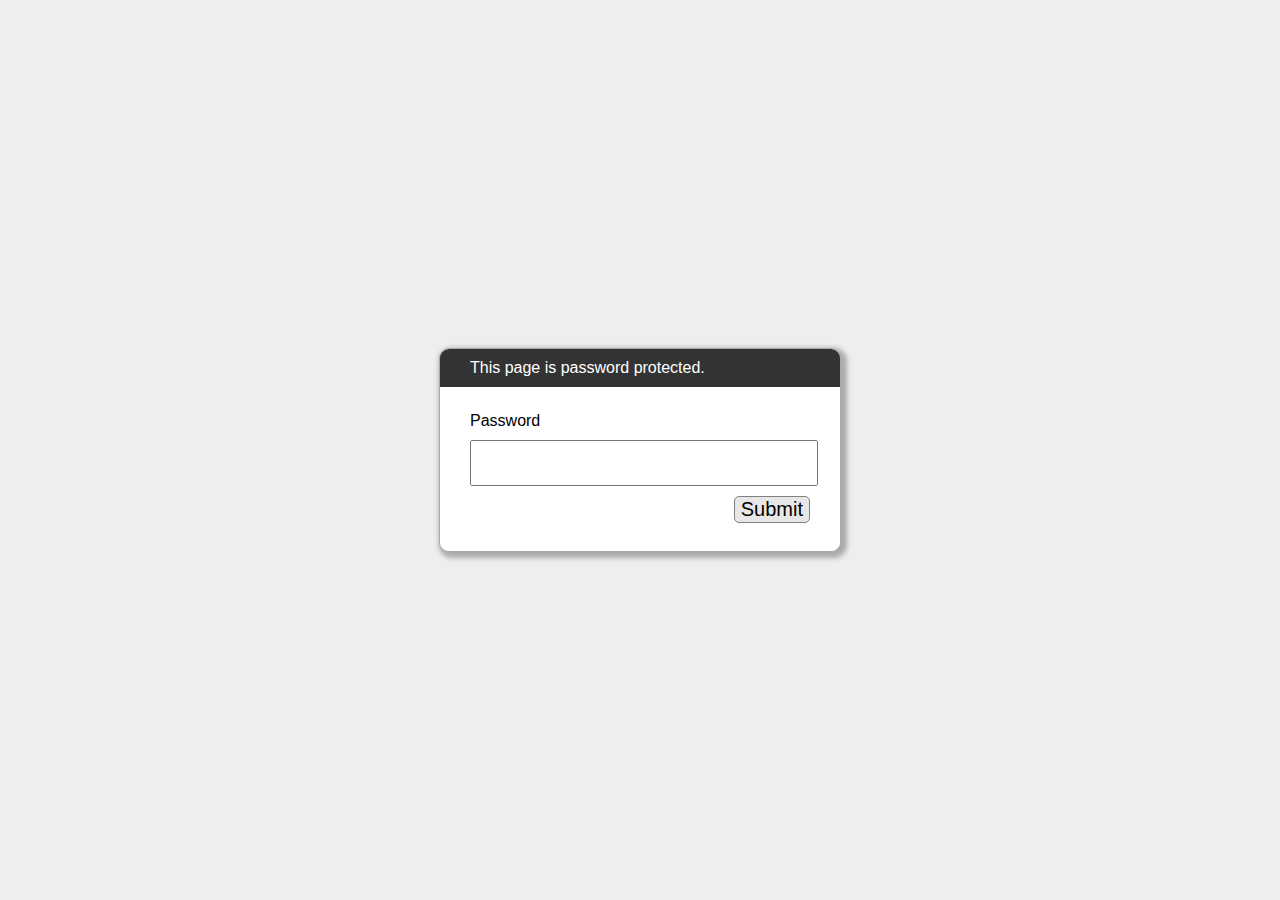
<file: CutSheets/GimbleRemote.html>
﻿<!DOCTYPE html>
<html lang="en">
  <head>
    <meta charset="utf-8">
    <meta name="viewport" content="width=device-width, initial-scale=1">
    <meta name="robots" content="noindex, nofollow">
    <title>Password Protected Page</title>
    <style>
        html, body {
            margin: 0;
            width: 100%;
            height: 100%;
            font-family: Arial, Helvetica, sans-serif;
        }
        #dialogText {
            padding: 10px 30px;
            color: white;
            background-color: #333333;
        }
        
        #dialogWrap {
            position: absolute;
            top: 0;
            left: 0;
            width: 100%;
            height: 100%;
            display: table;
            background-color: #EEEEEE;
        }
        
        #dialogWrapCell {
            display: table-cell;
            text-align: center;
            vertical-align: middle;
        }
        
        #mainDialog {
            max-width: 400px;
            margin: 5px;
            border: solid #AAAAAA 1px;
            border-radius: 10px;
            box-shadow: 3px 3px 5px 3px #AAAAAA;
            margin-left: auto;
            margin-right: auto;
            background-color: #FFFFFF;
            overflow: hidden;
            text-align: left;
        }
        #passArea {
            padding: 20px 30px;
            background-color: white;
        }
        #passArea > * {
            margin: 5px auto;
        }
        #pass {
            width: 100%;
            height: 40px;
            font-size: 30px;
        }
        
        #messageWrapper {
            float: left;
            vertical-align: middle;
            line-height: 30px;
        }
        
        .notifyText {
            display: none;
        }
        
        #invalidPass {
            color: red;
        }
        
        #success {
            color: green;
        }
        
        #submitPass {
            font-size: 20px;
            border-radius: 5px;
            background-color: #E7E7E7;
            border: solid gray 1px;
            float: right;
        }
        #contentFrame {
            position: absolute;
            top: 0;
            left: 0;
            width: 100%;
            height: 100%;
        }
    </style>
  </head>
  <body>
    <iframe id="contentFrame" frameBorder="0" allowfullscreen></iframe>
    <div id="dialogWrap">
        <div id="dialogWrapCell">
            <div id="mainDialog">
                <div id="dialogText">This page is password protected.</div>
                <div id="passArea">
                    <p id="passwordPrompt">Password</p>
                    <input id="pass" type="password" name="pass">
                    <div>
                        <span id="messageWrapper">
                            <span id="invalidPass" class="notifyText">Sorry, please try again.</span>
                            <span id="success" class="notifyText">Success!</span>
                            &nbsp;
                        </span>
                        <button id="submitPass" type="button">Submit</button>
                        <div style="clear: both;"></div>
                    </div>
                </div>
            </div>
        </div>
    </div>
    <script>
/*
CryptoJS v3.1.2
code.google.com/p/crypto-js
(c) 2009-2013 by Jeff Mott. All rights reserved.
code.google.com/p/crypto-js/wiki/License
*/
var CryptoJS=CryptoJS||function(u,p){var d={},l=d.lib={},s=function(){},t=l.Base={extend:function(a){s.prototype=this;var c=new s;a&&c.mixIn(a);c.hasOwnProperty("init")||(c.init=function(){c.$super.init.apply(this,arguments)});c.init.prototype=c;c.$super=this;return c},create:function(){var a=this.extend();a.init.apply(a,arguments);return a},init:function(){},mixIn:function(a){for(var c in a)a.hasOwnProperty(c)&&(this[c]=a[c]);a.hasOwnProperty("toString")&&(this.toString=a.toString)},clone:function(){return this.init.prototype.extend(this)}},
r=l.WordArray=t.extend({init:function(a,c){a=this.words=a||[];this.sigBytes=c!=p?c:4*a.length},toString:function(a){return(a||v).stringify(this)},concat:function(a){var c=this.words,e=a.words,j=this.sigBytes;a=a.sigBytes;this.clamp();if(j%4)for(var k=0;k<a;k++)c[j+k>>>2]|=(e[k>>>2]>>>24-8*(k%4)&255)<<24-8*((j+k)%4);else if(65535<e.length)for(k=0;k<a;k+=4)c[j+k>>>2]=e[k>>>2];else c.push.apply(c,e);this.sigBytes+=a;return this},clamp:function(){var a=this.words,c=this.sigBytes;a[c>>>2]&=4294967295<<
32-8*(c%4);a.length=u.ceil(c/4)},clone:function(){var a=t.clone.call(this);a.words=this.words.slice(0);return a},random:function(a){for(var c=[],e=0;e<a;e+=4)c.push(4294967296*u.random()|0);return new r.init(c,a)}}),w=d.enc={},v=w.Hex={stringify:function(a){var c=a.words;a=a.sigBytes;for(var e=[],j=0;j<a;j++){var k=c[j>>>2]>>>24-8*(j%4)&255;e.push((k>>>4).toString(16));e.push((k&15).toString(16))}return e.join("")},parse:function(a){for(var c=a.length,e=[],j=0;j<c;j+=2)e[j>>>3]|=parseInt(a.substr(j,
2),16)<<24-4*(j%8);return new r.init(e,c/2)}},b=w.Latin1={stringify:function(a){var c=a.words;a=a.sigBytes;for(var e=[],j=0;j<a;j++)e.push(String.fromCharCode(c[j>>>2]>>>24-8*(j%4)&255));return e.join("")},parse:function(a){for(var c=a.length,e=[],j=0;j<c;j++)e[j>>>2]|=(a.charCodeAt(j)&255)<<24-8*(j%4);return new r.init(e,c)}},x=w.Utf8={stringify:function(a){try{return decodeURIComponent(escape(b.stringify(a)))}catch(c){throw Error("Malformed UTF-8 data");}},parse:function(a){return b.parse(unescape(encodeURIComponent(a)))}},
q=l.BufferedBlockAlgorithm=t.extend({reset:function(){this._data=new r.init;this._nDataBytes=0},_append:function(a){"string"==typeof a&&(a=x.parse(a));this._data.concat(a);this._nDataBytes+=a.sigBytes},_process:function(a){var c=this._data,e=c.words,j=c.sigBytes,k=this.blockSize,b=j/(4*k),b=a?u.ceil(b):u.max((b|0)-this._minBufferSize,0);a=b*k;j=u.min(4*a,j);if(a){for(var q=0;q<a;q+=k)this._doProcessBlock(e,q);q=e.splice(0,a);c.sigBytes-=j}return new r.init(q,j)},clone:function(){var a=t.clone.call(this);
a._data=this._data.clone();return a},_minBufferSize:0});l.Hasher=q.extend({cfg:t.extend(),init:function(a){this.cfg=this.cfg.extend(a);this.reset()},reset:function(){q.reset.call(this);this._doReset()},update:function(a){this._append(a);this._process();return this},finalize:function(a){a&&this._append(a);return this._doFinalize()},blockSize:16,_createHelper:function(a){return function(b,e){return(new a.init(e)).finalize(b)}},_createHmacHelper:function(a){return function(b,e){return(new n.HMAC.init(a,
e)).finalize(b)}}});var n=d.algo={};return d}(Math);
(function(){var u=CryptoJS,p=u.lib.WordArray;u.enc.Base64={stringify:function(d){var l=d.words,p=d.sigBytes,t=this._map;d.clamp();d=[];for(var r=0;r<p;r+=3)for(var w=(l[r>>>2]>>>24-8*(r%4)&255)<<16|(l[r+1>>>2]>>>24-8*((r+1)%4)&255)<<8|l[r+2>>>2]>>>24-8*((r+2)%4)&255,v=0;4>v&&r+0.75*v<p;v++)d.push(t.charAt(w>>>6*(3-v)&63));if(l=t.charAt(64))for(;d.length%4;)d.push(l);return d.join("")},parse:function(d){var l=d.length,s=this._map,t=s.charAt(64);t&&(t=d.indexOf(t),-1!=t&&(l=t));for(var t=[],r=0,w=0;w<
l;w++)if(w%4){var v=s.indexOf(d.charAt(w-1))<<2*(w%4),b=s.indexOf(d.charAt(w))>>>6-2*(w%4);t[r>>>2]|=(v|b)<<24-8*(r%4);r++}return p.create(t,r)},_map:"ABCDEFGHIJKLMNOPQRSTUVWXYZabcdefghijklmnopqrstuvwxyz0123456789+/="}})();
(function(u){function p(b,n,a,c,e,j,k){b=b+(n&a|~n&c)+e+k;return(b<<j|b>>>32-j)+n}function d(b,n,a,c,e,j,k){b=b+(n&c|a&~c)+e+k;return(b<<j|b>>>32-j)+n}function l(b,n,a,c,e,j,k){b=b+(n^a^c)+e+k;return(b<<j|b>>>32-j)+n}function s(b,n,a,c,e,j,k){b=b+(a^(n|~c))+e+k;return(b<<j|b>>>32-j)+n}for(var t=CryptoJS,r=t.lib,w=r.WordArray,v=r.Hasher,r=t.algo,b=[],x=0;64>x;x++)b[x]=4294967296*u.abs(u.sin(x+1))|0;r=r.MD5=v.extend({_doReset:function(){this._hash=new w.init([1732584193,4023233417,2562383102,271733878])},
_doProcessBlock:function(q,n){for(var a=0;16>a;a++){var c=n+a,e=q[c];q[c]=(e<<8|e>>>24)&16711935|(e<<24|e>>>8)&4278255360}var a=this._hash.words,c=q[n+0],e=q[n+1],j=q[n+2],k=q[n+3],z=q[n+4],r=q[n+5],t=q[n+6],w=q[n+7],v=q[n+8],A=q[n+9],B=q[n+10],C=q[n+11],u=q[n+12],D=q[n+13],E=q[n+14],x=q[n+15],f=a[0],m=a[1],g=a[2],h=a[3],f=p(f,m,g,h,c,7,b[0]),h=p(h,f,m,g,e,12,b[1]),g=p(g,h,f,m,j,17,b[2]),m=p(m,g,h,f,k,22,b[3]),f=p(f,m,g,h,z,7,b[4]),h=p(h,f,m,g,r,12,b[5]),g=p(g,h,f,m,t,17,b[6]),m=p(m,g,h,f,w,22,b[7]),
f=p(f,m,g,h,v,7,b[8]),h=p(h,f,m,g,A,12,b[9]),g=p(g,h,f,m,B,17,b[10]),m=p(m,g,h,f,C,22,b[11]),f=p(f,m,g,h,u,7,b[12]),h=p(h,f,m,g,D,12,b[13]),g=p(g,h,f,m,E,17,b[14]),m=p(m,g,h,f,x,22,b[15]),f=d(f,m,g,h,e,5,b[16]),h=d(h,f,m,g,t,9,b[17]),g=d(g,h,f,m,C,14,b[18]),m=d(m,g,h,f,c,20,b[19]),f=d(f,m,g,h,r,5,b[20]),h=d(h,f,m,g,B,9,b[21]),g=d(g,h,f,m,x,14,b[22]),m=d(m,g,h,f,z,20,b[23]),f=d(f,m,g,h,A,5,b[24]),h=d(h,f,m,g,E,9,b[25]),g=d(g,h,f,m,k,14,b[26]),m=d(m,g,h,f,v,20,b[27]),f=d(f,m,g,h,D,5,b[28]),h=d(h,f,
m,g,j,9,b[29]),g=d(g,h,f,m,w,14,b[30]),m=d(m,g,h,f,u,20,b[31]),f=l(f,m,g,h,r,4,b[32]),h=l(h,f,m,g,v,11,b[33]),g=l(g,h,f,m,C,16,b[34]),m=l(m,g,h,f,E,23,b[35]),f=l(f,m,g,h,e,4,b[36]),h=l(h,f,m,g,z,11,b[37]),g=l(g,h,f,m,w,16,b[38]),m=l(m,g,h,f,B,23,b[39]),f=l(f,m,g,h,D,4,b[40]),h=l(h,f,m,g,c,11,b[41]),g=l(g,h,f,m,k,16,b[42]),m=l(m,g,h,f,t,23,b[43]),f=l(f,m,g,h,A,4,b[44]),h=l(h,f,m,g,u,11,b[45]),g=l(g,h,f,m,x,16,b[46]),m=l(m,g,h,f,j,23,b[47]),f=s(f,m,g,h,c,6,b[48]),h=s(h,f,m,g,w,10,b[49]),g=s(g,h,f,m,
E,15,b[50]),m=s(m,g,h,f,r,21,b[51]),f=s(f,m,g,h,u,6,b[52]),h=s(h,f,m,g,k,10,b[53]),g=s(g,h,f,m,B,15,b[54]),m=s(m,g,h,f,e,21,b[55]),f=s(f,m,g,h,v,6,b[56]),h=s(h,f,m,g,x,10,b[57]),g=s(g,h,f,m,t,15,b[58]),m=s(m,g,h,f,D,21,b[59]),f=s(f,m,g,h,z,6,b[60]),h=s(h,f,m,g,C,10,b[61]),g=s(g,h,f,m,j,15,b[62]),m=s(m,g,h,f,A,21,b[63]);a[0]=a[0]+f|0;a[1]=a[1]+m|0;a[2]=a[2]+g|0;a[3]=a[3]+h|0},_doFinalize:function(){var b=this._data,n=b.words,a=8*this._nDataBytes,c=8*b.sigBytes;n[c>>>5]|=128<<24-c%32;var e=u.floor(a/
4294967296);n[(c+64>>>9<<4)+15]=(e<<8|e>>>24)&16711935|(e<<24|e>>>8)&4278255360;n[(c+64>>>9<<4)+14]=(a<<8|a>>>24)&16711935|(a<<24|a>>>8)&4278255360;b.sigBytes=4*(n.length+1);this._process();b=this._hash;n=b.words;for(a=0;4>a;a++)c=n[a],n[a]=(c<<8|c>>>24)&16711935|(c<<24|c>>>8)&4278255360;return b},clone:function(){var b=v.clone.call(this);b._hash=this._hash.clone();return b}});t.MD5=v._createHelper(r);t.HmacMD5=v._createHmacHelper(r)})(Math);
(function(){var u=CryptoJS,p=u.lib,d=p.Base,l=p.WordArray,p=u.algo,s=p.EvpKDF=d.extend({cfg:d.extend({keySize:4,hasher:p.MD5,iterations:1}),init:function(d){this.cfg=this.cfg.extend(d)},compute:function(d,r){for(var p=this.cfg,s=p.hasher.create(),b=l.create(),u=b.words,q=p.keySize,p=p.iterations;u.length<q;){n&&s.update(n);var n=s.update(d).finalize(r);s.reset();for(var a=1;a<p;a++)n=s.finalize(n),s.reset();b.concat(n)}b.sigBytes=4*q;return b}});u.EvpKDF=function(d,l,p){return s.create(p).compute(d,
l)}})();
CryptoJS.lib.Cipher||function(u){var p=CryptoJS,d=p.lib,l=d.Base,s=d.WordArray,t=d.BufferedBlockAlgorithm,r=p.enc.Base64,w=p.algo.EvpKDF,v=d.Cipher=t.extend({cfg:l.extend(),createEncryptor:function(e,a){return this.create(this._ENC_XFORM_MODE,e,a)},createDecryptor:function(e,a){return this.create(this._DEC_XFORM_MODE,e,a)},init:function(e,a,b){this.cfg=this.cfg.extend(b);this._xformMode=e;this._key=a;this.reset()},reset:function(){t.reset.call(this);this._doReset()},process:function(e){this._append(e);return this._process()},
finalize:function(e){e&&this._append(e);return this._doFinalize()},keySize:4,ivSize:4,_ENC_XFORM_MODE:1,_DEC_XFORM_MODE:2,_createHelper:function(e){return{encrypt:function(b,k,d){return("string"==typeof k?c:a).encrypt(e,b,k,d)},decrypt:function(b,k,d){return("string"==typeof k?c:a).decrypt(e,b,k,d)}}}});d.StreamCipher=v.extend({_doFinalize:function(){return this._process(!0)},blockSize:1});var b=p.mode={},x=function(e,a,b){var c=this._iv;c?this._iv=u:c=this._prevBlock;for(var d=0;d<b;d++)e[a+d]^=
c[d]},q=(d.BlockCipherMode=l.extend({createEncryptor:function(e,a){return this.Encryptor.create(e,a)},createDecryptor:function(e,a){return this.Decryptor.create(e,a)},init:function(e,a){this._cipher=e;this._iv=a}})).extend();q.Encryptor=q.extend({processBlock:function(e,a){var b=this._cipher,c=b.blockSize;x.call(this,e,a,c);b.encryptBlock(e,a);this._prevBlock=e.slice(a,a+c)}});q.Decryptor=q.extend({processBlock:function(e,a){var b=this._cipher,c=b.blockSize,d=e.slice(a,a+c);b.decryptBlock(e,a);x.call(this,
e,a,c);this._prevBlock=d}});b=b.CBC=q;q=(p.pad={}).Pkcs7={pad:function(a,b){for(var c=4*b,c=c-a.sigBytes%c,d=c<<24|c<<16|c<<8|c,l=[],n=0;n<c;n+=4)l.push(d);c=s.create(l,c);a.concat(c)},unpad:function(a){a.sigBytes-=a.words[a.sigBytes-1>>>2]&255}};d.BlockCipher=v.extend({cfg:v.cfg.extend({mode:b,padding:q}),reset:function(){v.reset.call(this);var a=this.cfg,b=a.iv,a=a.mode;if(this._xformMode==this._ENC_XFORM_MODE)var c=a.createEncryptor;else c=a.createDecryptor,this._minBufferSize=1;this._mode=c.call(a,
this,b&&b.words)},_doProcessBlock:function(a,b){this._mode.processBlock(a,b)},_doFinalize:function(){var a=this.cfg.padding;if(this._xformMode==this._ENC_XFORM_MODE){a.pad(this._data,this.blockSize);var b=this._process(!0)}else b=this._process(!0),a.unpad(b);return b},blockSize:4});var n=d.CipherParams=l.extend({init:function(a){this.mixIn(a)},toString:function(a){return(a||this.formatter).stringify(this)}}),b=(p.format={}).OpenSSL={stringify:function(a){var b=a.ciphertext;a=a.salt;return(a?s.create([1398893684,
1701076831]).concat(a).concat(b):b).toString(r)},parse:function(a){a=r.parse(a);var b=a.words;if(1398893684==b[0]&&1701076831==b[1]){var c=s.create(b.slice(2,4));b.splice(0,4);a.sigBytes-=16}return n.create({ciphertext:a,salt:c})}},a=d.SerializableCipher=l.extend({cfg:l.extend({format:b}),encrypt:function(a,b,c,d){d=this.cfg.extend(d);var l=a.createEncryptor(c,d);b=l.finalize(b);l=l.cfg;return n.create({ciphertext:b,key:c,iv:l.iv,algorithm:a,mode:l.mode,padding:l.padding,blockSize:a.blockSize,formatter:d.format})},
decrypt:function(a,b,c,d){d=this.cfg.extend(d);b=this._parse(b,d.format);return a.createDecryptor(c,d).finalize(b.ciphertext)},_parse:function(a,b){return"string"==typeof a?b.parse(a,this):a}}),p=(p.kdf={}).OpenSSL={execute:function(a,b,c,d){d||(d=s.random(8));a=w.create({keySize:b+c}).compute(a,d);c=s.create(a.words.slice(b),4*c);a.sigBytes=4*b;return n.create({key:a,iv:c,salt:d})}},c=d.PasswordBasedCipher=a.extend({cfg:a.cfg.extend({kdf:p}),encrypt:function(b,c,d,l){l=this.cfg.extend(l);d=l.kdf.execute(d,
b.keySize,b.ivSize);l.iv=d.iv;b=a.encrypt.call(this,b,c,d.key,l);b.mixIn(d);return b},decrypt:function(b,c,d,l){l=this.cfg.extend(l);c=this._parse(c,l.format);d=l.kdf.execute(d,b.keySize,b.ivSize,c.salt);l.iv=d.iv;return a.decrypt.call(this,b,c,d.key,l)}})}();
(function(){for(var u=CryptoJS,p=u.lib.BlockCipher,d=u.algo,l=[],s=[],t=[],r=[],w=[],v=[],b=[],x=[],q=[],n=[],a=[],c=0;256>c;c++)a[c]=128>c?c<<1:c<<1^283;for(var e=0,j=0,c=0;256>c;c++){var k=j^j<<1^j<<2^j<<3^j<<4,k=k>>>8^k&255^99;l[e]=k;s[k]=e;var z=a[e],F=a[z],G=a[F],y=257*a[k]^16843008*k;t[e]=y<<24|y>>>8;r[e]=y<<16|y>>>16;w[e]=y<<8|y>>>24;v[e]=y;y=16843009*G^65537*F^257*z^16843008*e;b[k]=y<<24|y>>>8;x[k]=y<<16|y>>>16;q[k]=y<<8|y>>>24;n[k]=y;e?(e=z^a[a[a[G^z]]],j^=a[a[j]]):e=j=1}var H=[0,1,2,4,8,
16,32,64,128,27,54],d=d.AES=p.extend({_doReset:function(){for(var a=this._key,c=a.words,d=a.sigBytes/4,a=4*((this._nRounds=d+6)+1),e=this._keySchedule=[],j=0;j<a;j++)if(j<d)e[j]=c[j];else{var k=e[j-1];j%d?6<d&&4==j%d&&(k=l[k>>>24]<<24|l[k>>>16&255]<<16|l[k>>>8&255]<<8|l[k&255]):(k=k<<8|k>>>24,k=l[k>>>24]<<24|l[k>>>16&255]<<16|l[k>>>8&255]<<8|l[k&255],k^=H[j/d|0]<<24);e[j]=e[j-d]^k}c=this._invKeySchedule=[];for(d=0;d<a;d++)j=a-d,k=d%4?e[j]:e[j-4],c[d]=4>d||4>=j?k:b[l[k>>>24]]^x[l[k>>>16&255]]^q[l[k>>>
8&255]]^n[l[k&255]]},encryptBlock:function(a,b){this._doCryptBlock(a,b,this._keySchedule,t,r,w,v,l)},decryptBlock:function(a,c){var d=a[c+1];a[c+1]=a[c+3];a[c+3]=d;this._doCryptBlock(a,c,this._invKeySchedule,b,x,q,n,s);d=a[c+1];a[c+1]=a[c+3];a[c+3]=d},_doCryptBlock:function(a,b,c,d,e,j,l,f){for(var m=this._nRounds,g=a[b]^c[0],h=a[b+1]^c[1],k=a[b+2]^c[2],n=a[b+3]^c[3],p=4,r=1;r<m;r++)var q=d[g>>>24]^e[h>>>16&255]^j[k>>>8&255]^l[n&255]^c[p++],s=d[h>>>24]^e[k>>>16&255]^j[n>>>8&255]^l[g&255]^c[p++],t=
d[k>>>24]^e[n>>>16&255]^j[g>>>8&255]^l[h&255]^c[p++],n=d[n>>>24]^e[g>>>16&255]^j[h>>>8&255]^l[k&255]^c[p++],g=q,h=s,k=t;q=(f[g>>>24]<<24|f[h>>>16&255]<<16|f[k>>>8&255]<<8|f[n&255])^c[p++];s=(f[h>>>24]<<24|f[k>>>16&255]<<16|f[n>>>8&255]<<8|f[g&255])^c[p++];t=(f[k>>>24]<<24|f[n>>>16&255]<<16|f[g>>>8&255]<<8|f[h&255])^c[p++];n=(f[n>>>24]<<24|f[g>>>16&255]<<16|f[h>>>8&255]<<8|f[k&255])^c[p++];a[b]=q;a[b+1]=s;a[b+2]=t;a[b+3]=n},keySize:8});u.AES=p._createHelper(d)})();
    </script>
    <script>
/*
CryptoJS v3.1.2
code.google.com/p/crypto-js
(c) 2009-2013 by Jeff Mott. All rights reserved.
code.google.com/p/crypto-js/wiki/License
*/
var CryptoJS=CryptoJS||function(g,j){var e={},d=e.lib={},m=function(){},n=d.Base={extend:function(a){m.prototype=this;var c=new m;a&&c.mixIn(a);c.hasOwnProperty("init")||(c.init=function(){c.$super.init.apply(this,arguments)});c.init.prototype=c;c.$super=this;return c},create:function(){var a=this.extend();a.init.apply(a,arguments);return a},init:function(){},mixIn:function(a){for(var c in a)a.hasOwnProperty(c)&&(this[c]=a[c]);a.hasOwnProperty("toString")&&(this.toString=a.toString)},clone:function(){return this.init.prototype.extend(this)}},
q=d.WordArray=n.extend({init:function(a,c){a=this.words=a||[];this.sigBytes=c!=j?c:4*a.length},toString:function(a){return(a||l).stringify(this)},concat:function(a){var c=this.words,p=a.words,f=this.sigBytes;a=a.sigBytes;this.clamp();if(f%4)for(var b=0;b<a;b++)c[f+b>>>2]|=(p[b>>>2]>>>24-8*(b%4)&255)<<24-8*((f+b)%4);else if(65535<p.length)for(b=0;b<a;b+=4)c[f+b>>>2]=p[b>>>2];else c.push.apply(c,p);this.sigBytes+=a;return this},clamp:function(){var a=this.words,c=this.sigBytes;a[c>>>2]&=4294967295<<
32-8*(c%4);a.length=g.ceil(c/4)},clone:function(){var a=n.clone.call(this);a.words=this.words.slice(0);return a},random:function(a){for(var c=[],b=0;b<a;b+=4)c.push(4294967296*g.random()|0);return new q.init(c,a)}}),b=e.enc={},l=b.Hex={stringify:function(a){var c=a.words;a=a.sigBytes;for(var b=[],f=0;f<a;f++){var d=c[f>>>2]>>>24-8*(f%4)&255;b.push((d>>>4).toString(16));b.push((d&15).toString(16))}return b.join("")},parse:function(a){for(var c=a.length,b=[],f=0;f<c;f+=2)b[f>>>3]|=parseInt(a.substr(f,
2),16)<<24-4*(f%8);return new q.init(b,c/2)}},k=b.Latin1={stringify:function(a){var c=a.words;a=a.sigBytes;for(var b=[],f=0;f<a;f++)b.push(String.fromCharCode(c[f>>>2]>>>24-8*(f%4)&255));return b.join("")},parse:function(a){for(var c=a.length,b=[],f=0;f<c;f++)b[f>>>2]|=(a.charCodeAt(f)&255)<<24-8*(f%4);return new q.init(b,c)}},h=b.Utf8={stringify:function(a){try{return decodeURIComponent(escape(k.stringify(a)))}catch(b){throw Error("Malformed UTF-8 data");}},parse:function(a){return k.parse(unescape(encodeURIComponent(a)))}},
u=d.BufferedBlockAlgorithm=n.extend({reset:function(){this._data=new q.init;this._nDataBytes=0},_append:function(a){"string"==typeof a&&(a=h.parse(a));this._data.concat(a);this._nDataBytes+=a.sigBytes},_process:function(a){var b=this._data,d=b.words,f=b.sigBytes,l=this.blockSize,e=f/(4*l),e=a?g.ceil(e):g.max((e|0)-this._minBufferSize,0);a=e*l;f=g.min(4*a,f);if(a){for(var h=0;h<a;h+=l)this._doProcessBlock(d,h);h=d.splice(0,a);b.sigBytes-=f}return new q.init(h,f)},clone:function(){var a=n.clone.call(this);
a._data=this._data.clone();return a},_minBufferSize:0});d.Hasher=u.extend({cfg:n.extend(),init:function(a){this.cfg=this.cfg.extend(a);this.reset()},reset:function(){u.reset.call(this);this._doReset()},update:function(a){this._append(a);this._process();return this},finalize:function(a){a&&this._append(a);return this._doFinalize()},blockSize:16,_createHelper:function(a){return function(b,d){return(new a.init(d)).finalize(b)}},_createHmacHelper:function(a){return function(b,d){return(new w.HMAC.init(a,
d)).finalize(b)}}});var w=e.algo={};return e}(Math);
(function(){var g=CryptoJS,j=g.lib,e=j.WordArray,d=j.Hasher,m=[],j=g.algo.SHA1=d.extend({_doReset:function(){this._hash=new e.init([1732584193,4023233417,2562383102,271733878,3285377520])},_doProcessBlock:function(d,e){for(var b=this._hash.words,l=b[0],k=b[1],h=b[2],g=b[3],j=b[4],a=0;80>a;a++){if(16>a)m[a]=d[e+a]|0;else{var c=m[a-3]^m[a-8]^m[a-14]^m[a-16];m[a]=c<<1|c>>>31}c=(l<<5|l>>>27)+j+m[a];c=20>a?c+((k&h|~k&g)+1518500249):40>a?c+((k^h^g)+1859775393):60>a?c+((k&h|k&g|h&g)-1894007588):c+((k^h^
g)-899497514);j=g;g=h;h=k<<30|k>>>2;k=l;l=c}b[0]=b[0]+l|0;b[1]=b[1]+k|0;b[2]=b[2]+h|0;b[3]=b[3]+g|0;b[4]=b[4]+j|0},_doFinalize:function(){var d=this._data,e=d.words,b=8*this._nDataBytes,l=8*d.sigBytes;e[l>>>5]|=128<<24-l%32;e[(l+64>>>9<<4)+14]=Math.floor(b/4294967296);e[(l+64>>>9<<4)+15]=b;d.sigBytes=4*e.length;this._process();return this._hash},clone:function(){var e=d.clone.call(this);e._hash=this._hash.clone();return e}});g.SHA1=d._createHelper(j);g.HmacSHA1=d._createHmacHelper(j)})();
(function(){var g=CryptoJS,j=g.enc.Utf8;g.algo.HMAC=g.lib.Base.extend({init:function(e,d){e=this._hasher=new e.init;"string"==typeof d&&(d=j.parse(d));var g=e.blockSize,n=4*g;d.sigBytes>n&&(d=e.finalize(d));d.clamp();for(var q=this._oKey=d.clone(),b=this._iKey=d.clone(),l=q.words,k=b.words,h=0;h<g;h++)l[h]^=1549556828,k[h]^=909522486;q.sigBytes=b.sigBytes=n;this.reset()},reset:function(){var e=this._hasher;e.reset();e.update(this._iKey)},update:function(e){this._hasher.update(e);return this},finalize:function(e){var d=
this._hasher;e=d.finalize(e);d.reset();return d.finalize(this._oKey.clone().concat(e))}})})();
(function(){var g=CryptoJS,j=g.lib,e=j.Base,d=j.WordArray,j=g.algo,m=j.HMAC,n=j.PBKDF2=e.extend({cfg:e.extend({keySize:4,hasher:j.SHA1,iterations:1}),init:function(d){this.cfg=this.cfg.extend(d)},compute:function(e,b){for(var g=this.cfg,k=m.create(g.hasher,e),h=d.create(),j=d.create([1]),n=h.words,a=j.words,c=g.keySize,g=g.iterations;n.length<c;){var p=k.update(b).finalize(j);k.reset();for(var f=p.words,v=f.length,s=p,t=1;t<g;t++){s=k.finalize(s);k.reset();for(var x=s.words,r=0;r<v;r++)f[r]^=x[r]}h.concat(p);
a[0]++}h.sigBytes=4*c;return h}});g.PBKDF2=function(d,b,e){return n.create(e).compute(d,b)}})();
    </script>
    <script>
        /*! srcdoc-polyfill - v0.1.1 - 2013-03-01
        * http://github.com/jugglinmike/srcdoc-polyfill/
        * Copyright (c) 2013 Mike Pennisi; Licensed MIT */
        (function( window, document, undefined ) {
	
	        var idx, iframes;
	        var _srcDoc = window.srcDoc;
	        var isCompliant = !!("srcdoc" in document.createElement("iframe"));
	        var implementations = {
		        compliant: function( iframe, content ) {

			        if (content) {
				        iframe.setAttribute("srcdoc", content);
			        }
		        },
		        legacy: function( iframe, content ) {

			        var jsUrl;

			        if (!iframe || !iframe.getAttribute) {
				        return;
			        }

			        if (!content) {
				        content = iframe.getAttribute("srcdoc");
			        } else {
				        iframe.setAttribute("srcdoc", content);
			        }

			        if (content) {
				        // The value returned by a script-targeted URL will be used as
				        // the iFrame's content. Create such a URL which returns the
				        // iFrame element's `srcdoc` attribute.
				        jsUrl = "javascript: window.frameElement.getAttribute('srcdoc');";

				        iframe.setAttribute("src", jsUrl);

				        // Explicitly set the iFrame's window.location for
				        // compatability with IE9, which does not react to changes in
				        // the `src` attribute when it is a `javascript:` URL, for
				        // some reason
				        if (iframe.contentWindow) {
					        iframe.contentWindow.location = jsUrl;
				        }
			        }
		        }
	        };
	        var srcDoc = window.srcDoc = {
		        // Assume the best
		        set: implementations.compliant,
		        noConflict: function() {
			        window.srcDoc = _srcDoc;
			        return srcDoc;
		        }
	        };

	        // If the browser supports srcdoc, no shimming is necessary
	        if (isCompliant) {
		        return;
	        }

	        srcDoc.set = implementations.legacy;

	        // Automatically shim any iframes already present in the document
	        iframes = document.getElementsByTagName("iframe");
	        idx = iframes.length;

	        while (idx--) {
		        srcDoc.set( iframes[idx] );
	        }

        }( this, this.document ));
    </script>
    <script>
        var pl = {"salt":"ZK/vHS/I0IOJmYeF8LUQrXoqIAa77xBiild2l+NxEaU=","iv":"Xw7ebL650AUeNq//k9rEZg==","data":"FPAWnF0nHvCcHKRMKsgMMekTUaY9M3QFxSxr46+do4CwEyalaBLBQ3ihhBJuAo1NFGyEbg0+64o4B6VYFDbXkwHeOCcOe/PwMvMKcCL1JpvzUhDLL58j0Fw6JP1oHAIs1BYtjzJUwLZsVMepFAUsnx2UZdHNvq/kEMlfof5CotgI3w1IYLy9Mdy1A7ChJSkVDZqDtV9R4fQdcB/JxPgBYZ+/XQZMplfuj1keAXEYC5xTmpyBnkkTm6JNyv7cgOYd29IvdHMvSsBwQXLFKYgi3mw4oRxTwFrl8uIg+RsuFDvnHM9632jvvm3zrPH+YVNSv1VILna254UGzyikHU6ssz3X/pRxJ+uGKEb8ob8UXMvaGDpDLeokXKOmABdsJeDYywI/gI/JXuRQdLntaIeiBTt3sayp18TbGLRrg4ObYMO2hX3xKc+zuZfYZe/G9r2fXp1KLp4O2Cih7FDU348prC7fJ6Q69G0ju+4JOc/14G/OIswdCy7/Um4p4C1P6RpiHmhyL36k+1LBjIhefSfcEbHcY2L6w4IKCEAioehNJEBso9ROKPrsUpanOK6ngL2wc19HrZ9PTI7Bq6d5GA8m4D6EfrEIGF3e0q5Pf/2FoCA9rx8nTdG/GS/tihpAagM0t6pf2S60bI/KLEQyL7aTMYVa8tDZgwhJq1XAYQ4OQvm5/bDGnVcnQmoXsbRRe0eKPavyiq3G6Er871f8Cmv6OTePSfr2t/sWNVQYfzF9WVIpvokn5nrIKH0e1DyyVuNd2pov/PT/WlO4AZ0vtWqJVwaibH5UWST4QsKl/Pby1q0SmcLbXeB8fw3skQpTe/Ri2vaCTe9Z3YIWjSSxZJGvFnSl4hD+fiHyILjrGlaS9QPjYjezUSIaHbPPyxMj1dGBf6ujJIeASmJmNmooBhg/U0AIOAD25PGETN9PJDYXYLnro/[base64]/vXS1NMvs1XAa5fzUjdA7+cd5o7IB5yei6WciAdGRKJ1yAXmQxpsTtrT2eYzAvqpJbIT7mM9ttPs5n8eHgzgQRTShwavn5OhRHzW2ZmEKXxCT8bzMz0afEjlrIPJqUU3sSvaV07vd5Bw1p960DQbIcdfjwtVBSdQx/f7jMqD5HwE2DWNVYtp7hfVboYkvUR2FSdPR4dQUIjC6rn3bwElv1Zxb0TXXgkZ9M3hjJqBhBH5KZP3zwBsJ3zPwl4e1Khmdkfa9mNE9W8udquKcdTRJJJXXKBM0M6ppj5+RrAjsoya3eqjSLpkGuj/wOElK4fZoQ5lHiK4adyRpDoxa07o6uuGAPIivMfs3RkGXXwg2jCnI4pg95c0G6fR7dtjWO2+UjlNeJP8GylGSVq4/P2vCnyryMnllojOyQxVsyxVlvgvbAWjjwmR/w4Wk2rQcqpscSK1XqvmWuFxtgvTo1ZNaCtqFPvIK2N7C3NyHmZGhCIDRwbPtY3xXfyyN2Ef5ovaT4G+gI1OauHrpG25AEFfCdBcjXrolZbZvkWRsr8v2ZqrNfLUaAFSpNqbI4ZqGsUOB93VDcKNAkAthutHZrTYwTmPudFJkV6krvPo6XLuBxKWqlXewW1zLz7DElPp/4YvHH4evpnhsbcIU5njI54zjKGGu7KaJO4QkNujheaXH/2u6LEg5NZcMckG+E23O0+hvHEc4+dJ1l5neqopvot4lAXWWuN8lHCVfw2aHUiXRoALe0mBYEXMbU0G0ZZyIXc3Z10ZCMBnG9afBidtyCv+i0QuQIPLjrBx9yu9MLuGmepCSvWDGluKrKa0tn6jOuOHZt05rtB/R5KBg0dALbH8ggLKxrvjUYmGmm3EVo06EFGM/LNoEUQxAw9CqCy5jZLhwbgfHna2HX3fC/AIotegS8g9+dxv0kbVEJDTnrtxWUOM7fJBv0cDE2r0auNE+C3OOo0006bEciWfTjdiJRs//gcj0SUUqFmsW1MIvrCZKCAzLU+Ke/iPD0Dz64xEtdDILE3VX+doCEQPIC6RDqLVntZtH5T7gVf1gWWZdEobO8g9NgugZsNJc/t0futIVHR+YUJZkqzkUOhLt4aHH47Hct5YC/2NAkKqKZv/0l4NYn8ErXtAhidUvXcNwjlNLpxe6mDPeMJGkK2wm2QJXaBAe5WZOyKgrtes8U4SAoXRG8nXHMWC8R7SwXSU08PDgC9pjscZ49EadI+f+N2YTY5gnGxGlDPCeqBgVX0dCoICou4m3BZ/PfFn4Cz3DImkDgwZ0BhZJpSfRl/hj+ycCnRYsCBBP08ioeVEpyh2Z/eVD2ixvAUdZH1BquV3szz/EYkr+CxZqNjgwQjHHo1k6xpK+/YOdhIYp/YFdF9LRly8A2uXshUfzlIHI+lGUiCCtzPO0fs49WLoeAywWG+UEsz0ZAxG4Ux1PTXBo6DkVxueGXifcN5ZFzcNYEXYH/p0QK0pBLBA9NhvvJBi2KdvnYDa2X0gsLRBJmlEH9fX2Z3nK/4thb5SqzXRnRH/ZTb56xa/K+h+vFm/r6twLEPPqmuA/zLncF8Cgf+kYLZaq5Vf8SscY/1jX4yAbiWJRx++hqynRo/S44aRQ8ifAnRRUEut6fcJ9ox4KXPwMKS7yx9vgqDmY5TgoR16WhIYkc3iik+zoHV3ALr5F+OplqxN49DJG2XYVEBY31QsG+zV/tSFEwt5siP7+lAOw/iIOhc7TTQlmBfLTuMI3JGhfv+EtZQofNCJExCGidCsBM/Icw9SeK9IUBYb2Nv4iEt49RHtDSWY7IxjhuNRnfBO/n4PDbMJXMOOPS1XhSCtoQ2BxhQO+5SZFPWSQszIcSuMXHtRrO58HkGbL3vn6IJFhsDVyrOgl62Tpy+gwD7gm1XOVGQ9r47VKVknL2GtzQupJ9YRyzOg5dsKrfckcENEiBaPjzkmDIQKDeznGhgpYpPt70QvgxQ3k1sHVmdTTF1USqX9e//m8PDn4ccNd2HgOz53vV2norgS6j+JwuBurZ0OYMlFqwPR8BAicdaxgUtuJJf5XibmLG4I5I7V/3n99gCWttMWRZGNFno6lK5o6Fps0ECcLGKWTfOG0DEvlrr7xQtynw+FS9Dxf9jFs9xtOR53GvBYbs9ct4OKE36IpzyHMXYs2HkyCDdAQiiKVU1UZgwWTbRGYnTePY6JvTDM5l3XmFTCQGQDGU8WZ0sLNGbFhltjDMg0s0Pgz9gKdMpRnyfA9kNV/6IB/DvGwEdDW9ofKloAe6C7pPtpxnisU785ArYm8CJmDaxwtoKym3xn7J0BgmIFIrGrsPpUydEyg0qBjt/eD2LJaNbEpUbZ/3J8D+Tx3LaZHYosUIVdMT4fHTrxRGMZPbZwdx/WUd1sBb/[base64]/AoPyUmVY9bJ8MnoxIpYKKrwykP+Liwnw+0VQNk4S2tX2WUwp/KBl7JEypvsRIJIph428nsi6kv9L52SeisbCFcDzgSUF76uTcgHI+MZOQDDqtpYHPyCC82sjVxvmIpVUgpWAg7eRuVX7Iwiz6lCqYukSqOSmMlLETIlOs3eT1xJ/xWCj5x1CRwOLsrMdBVfS1weZMiTS3PGdNvl/RwJ/QDpgPIf6EvZmd8scEvqBkhNmGa1wL7ukmHSnb7kezy543Ahw2A3VcJCuetVXUrlCVqzkqQYgsYaUq4WojulfJkaFVcPHvW8bjQZwbrFktO8Gtf6Jd226Vev92s3FCypFhVQBn0zk6/pBLqO1fMb7T4Kk9zOqIfctHELXn37UDXekti2I8hY0eNmHy+FVaxMmzcHSnYiBxuZ1RO+nTJtt5I4xTT871RM3tHCAl1y4k0Ux52kZJkS3U/14girtMPGLLMhO8Zhgb9zqLFCjh64l5fTvDAg37is/QX6if8cdyQDFj/xNAz1nwjI4i8eW7YVp6jAJM2FSD3okj3+B9WzaFLmzPQaVI36F8soo1pxqQmcn/3omvbZP1IhD4b/9+UWyuLdsHZ86xP94c5a7zqiuW7+PpwM+rjJspG5uz7j38k8BQzWBRrZDWrAruSnNU31+tJWqA64T7T3hN3LCvzD54K+IsRIJdZsGyIbWqhlFo2p/vzuUMg2W4XPxq4GKd923NIYesiGu2ivX5jd/E6BQmOzp3pKPdRYn1Z8KC8+vw567sUqcmZe4BqzeOomjhdK+FyflNw5GlpsJrBY4kO9MvFISFh3HiR3pUwd/P8hk2Wwszg3+lD/gspDsK5daroSIYal0aVAkZBZ934zROlSXd8DufVLWQXi3UPbVYmbNxBWiF4PNJGxSeNUYMS3tOZgcX3mPagnsa1MvC0itYpmgRJGn/2pu4PZXyIZCt+beasVAH2jLDW8Z16W+MQuQEqeRKThPpJP/GxyQ9hP1cXfzRnDu+IpEdSVPVQhyfhvVGgfbtR0AH2oJ9sBRdWqCwC1q6cZcobUpkxXShey/nLrfXiciN8A4XtIT56ru6duqZ5tZWSor+Pe1m9aLRXpi0b3wvCBIB03wHSkkXko2mseJdg1B4SsbB6nnNJyvTNToRjqTocHh/4w8+pK3rQvYXhzH8Kfk0EDj59tHUvr/cuiR+0ASGbiztJGmeUuDJRBTJok3sbxczeTxw7vhVkEgcYRn6PPxiFt/udUcn9X909mTsY8p8E3PFEULzb+E+YuD37q6uemAWXlW8I18rm27iczKwCC4VbTwDvuwhNKwuBAB/dIbf6miwgN6ZbXn7+Qv4GRzk3RisCFRfjOmxyXN601ROlIaLM/JjHDzTYvpL8DpSqdb04hNLtRfYRmjD7bFftLKx15U6/kM+DV/sc/2/lPOcPravOIkYV7YzgS/ygY8Reh6qs4/Yody887xWppMbsmuXHd1cM7L31+7pHVCvkctNitN85mj3KksDMVe3sQmjo54W1uPrflammi3bueTGx7GI0tZcYsuU7zHwNB/eEYXe+l1k/MhWoLtEWul8c7fLvGD1QOATEpxARy0R6BVxqY/YIcdGwKJ8Cl1VafDGMLToDQuU+acN1sCyT8ynVfOnJCnWtTimaE0w8aMqQbQyk2MBB1J3aNVSZgoG+ElKmxSf+wLa27XXl1/95afHwKukOjfgER0RHAsMfC9byA5VFv43OKI181t6uA2u/[base64]/jDotTKf2hUfm7xuBu/B5oJrPjljCPBH4d72e67iMQvhjbfB6/U8NIQqaqpK2QDpRjn2Pu2GmSG3aSaun1pr2NurtQNh/WshtN/EEfg/TBPM36rmcYA4jmn6J4gIAfLQDHL5wSjosKeOIbTFWMSKKVVY4SwoP8JOMV0AZGgFSrM3lrUerP8K8olEva6QGFq5ysNOwVnuIkYt03N8oBAhTimnYN6UmCXXETmlNNE9MRCk4JeP6UdEH/RZ+jfhWyzeN1KCJzwcp95OZosriapUOpnVzIlG/yYC8UiijEpFp9rnaIPgcqZfOdl6Yean2xj79NL1IV+YAtU/VNFJNtTAimcbXCQgivM0UheAngsKC0THp0xiB20yZh0cOmZWcTbE4aMjd1Mfiis87NTAL444tPLDWZzvSzYj8QxPhH62LHJrLwquRdl/spKqe1SkPb606kj9A1nWTjvwknXIqlsfOrB9RGBTZJrp/TSmOQAumK3t3mVXNz7DzY+tKx5t0CoN4q0WxGcYIp6jowmHcUdmufyapPdYd9Xz8FBz7mJDlI4GqnGVRutestrLwBPx+q+TVP9t/C8scRQVrGP5tLFAyqdv8VTWSuOBqs+UY4p2s+SNr7UnlMxD5GVXli0c42e0iXgDFDJaKURP4cRpjJ+kWcuZh1GGphuhDBjsEUnFoXsF7ICICk0N8AwIDNyqcejaoA43eGvYUurgnXQURw8RwzpJ5oYJ+huwgA6MgPj/AJrM0m74YR1DeZZdJmi1hvJsvhKkwmIcrjqpKWdpwXbI3TeNIZ94RJKUUIqTvSgiRZfIR2M8e62D6U4JgZ/tEUgXkgH/Oe8lX3sYgk2cHiNXeamuDwLMEeRzu/QLLXtHOUJ8d0SK7bDZRtMInN9ow/AnVzKfwiFHxmIyZDe0ppP0yXfHYhwQ8vNGT86sLbzugFRvOY74wFMBfL5OO0f+G9iCcwWoJ70vfwb1jllTZlAs5u7jG5b6szXkbrddcNK5w1ZNWQJKP9rIxYjU+lr/fl6F0BStEgyQVwlvDvKP0utNdRpyWY3ag8K5GSNLfwxMh/lODaNXFr8/8oxXjoj5/02eSsg6waSmw3LDtgZHGu/Q+HV5IddSHS86zVKh6GysIwrZfktOutOpiTKV5xLWoExKuH8hUHMHQZNjg9W539fzKqYPl7pU5Jn42t5H6XE4vQOX+s+fnKpDk/e3f+26tXFccYI0i/fszThZePZ81GkP7RFQukZlMjehaT/gltzfh4X9uLGO2xH3uPf+1whCIXiszqfxL3RDRaiF/V8RBP+EF2wluO7f5HlPU3yedsyBGyP7lhLIgvBTuXpuZ2DwiJd8oyKpMNUk4fKKv1wchJnbyoZUzKZK/rpqER3Z2GIcXtgcOfQhOlCA9fsC4ZGGkdYjmh+OyahJUSfBdJjc9hJlj/[base64]/IT151x7CQKta9kPF1CwazBrLqISboGPAF3ATgUb9hjWth732i+yK/9Wbc8A9GE+NvePPvQo4QqJ68rSW/wuzqxqvFf1cuHBRmc6eyUQAITrRbTooYiRZ8vYHVW5QqqBTqDIlmbLzu4A7ZgKYvtcFjjhRFHDbWIKCk3GrJOQ0R5a/StmAqdbhzDjF2oCJ1s0KuY8qjXIw8RTpqNQZMaftgSpoIJN/iXiOjubhnCW4gaj3k89DxsJNSA5E2JqJFR+b1x6whzp3crcG7dThCxiQbwbvqdeoFwrJDMvJs6T9tI77tG+pLwws2quCgRTmJcd569Cj5DVnqS1L4EEZ61ffIIriQhOMtls73gNE8dN9DgOCst6/kskt6OBN45wuFSEFmpEZtz3MaErV7EH++yjiYVl0bzfgr3sHVAFgNHQMpXW6Py739bgdDfRezRJLPMiLhUYQoLQwHgysL9LP8/ay/wllG5nHIJeAXjt+oeXABEzPeTZrYhPfSGND0aJ91BsaLi3rHPze16CTj0kobIMEP6gr44J7qClpYu43LeAt7GlNq6sdYH5z4u+59IiZcdyCSeUly2dHWEirKcyep60azDophEglv/QnSWUUK+znE8q7BMlxAXHOat6ZecrRpPMVOrSUfM8B5PSeSbxGFRMO7UnRqhXDyLjy5zZ83pqEm+9bhztWiUTxxO82N7kQkUN1yvM/XgvZ+NtIsr0ASkYXRi+5KM9janxzjHMwbHjC46K/YIX1hGG6IxOrsiYGdC9ZiLmytaN+0LPZ7KqHVJt3sG04MjKSWRUw1RU45yDpbRgkOHC+m7YRLs6q/8G/qRZscHtYaIPPiIOr/URPoTL0M6aLQRCPZVdD9wcs2AhKAHz8I/9sUyMVGHb2DflNUDrrAZee/gYl1ma2Ot/M8sd7zllmSMQ1r53tA5Z6bpnTpbYibogltW/C9uvR7NtimZ7tpa1EeMK123qWWHnog2fUJslh7POfw7/aVU2Dll9vWcVvsjNGKEo+7KpgptLjwi0+Z2Xaq19LABmM1iAniqkHqzJi0Rt6LFGdGg58Ogh2WJ/ACZe5RegXSdViyKMnbWvk/zMXFOoRxucI17uI2+EtI41LsW+Y3THgfN5DirvOvCe/wx8BETeg6O8eQxRT/vACMVMnQ+vkG/uQcKmT/exBDeegruBUUISY3r4WLkINyOxECgENw18HxXZVu+M1Ysb/8D8z1/5P6YWDoi8o603JGniIxZFj0mVUPgO80AZhfXwQiMgXCO/XupXCXqUsrzCdY/Yu7pWdDYLbYn66yNFHy4tiDpvN7yBgefTew6ypNa/2QHXvfnN/nv0xzfHKul94954GSDns9mgts4d/OK6e+LmkX049jhQf01KI3zOU/BZJb9UGIhw0QVsidljIRwGKkVKRS17qe/U8/CT5n+671dtUP5rYbOgzdtqq0qHB+zVa82pkQmUG46koXJ0XdCCQ6r3M6qM5bjx7ZoVguSBdaMlJW/mh80mBU5cMVnrs0RNo2lDBqpyVXWb+sluhcR1BsUHkVfmn1WDEYcTlBWO99r1XUhZjOUnbC9Xgdz9nzfw00PdjT0b+ioeRh8lyKW8pWguPL5M0rjWtKIfwEcnwFzNpBA1QCRPRXr6LqufYwd/aSCrfsADvHlX3vx9gHKhfkiWw+j/xiBzVrTD2t8ll7ZzojF81ZZ1NUZ+OHLBkTFl28+C/XvRCvl5acPlTD1IOVocGzJ5CkEjJyxEMbyK9SRtiE1TupP7EcqaxQfJtbrlhQO8SLT0OqkZuP2DaJANq5DakwIEWf7gQvdP0PKIjAoznIAYmQjIK8thnUnYnvshH7htd5WEDaqTCrBXWcsC75vVLjww9clzo+h9WGTh+2GyDcrKE8/[base64]/J7nuJDiFpGwMmSM3Ds62ityJTDidSoK4AAK2YokfxOKZpX/daSXrumsxqYN5Ze4jBtTALYyNxATyP8jIcX9FG3NeoD+Utctmxs5Dy5n/3+jD9qru+Sn6dPHbwxyM1H1iipRFNmA/iDvOzSK0Da6W45L5i6QXHdQ88UVk5crKE9LfRgq/gwVo4sPjrnqt7iy7aTgsuQklPY7EcVkaF1euepug/mKRlCdXj32UdeReG17B3FrcYv5Y0L7warzcwYVYr6CyXfHRjDGUlt/GwEuLNvIOpD3BE87aZLbjTFeru0Szc6LPUkUEDGnq6Kt/Wboge2oe7ccqtUTFzDfXdDamIhXJ3jADTJ7bbS3N5fXVzd9euLXP0JqK4fj7beBL9spdczAkw8EiXT4ck1tYxTRhuPZ5aPnG/QQZvpzAY4OkcuIqnB8HPloce3mW2rIp6j/Mi3z0lPDxZIt3cusCuJW/5oyCMVcf0LvLk4m1eDKd8lACCJAH392WiuYN/opTVDs8kCu2OJzUjNbpVSnPo6aLhw5EATNVYOzieOm1WjeNJQAAraTE9spmy4ys/1J/LJr7pAgn1xuLvbLU/45lZxPMsePR3n3ZXR8uTdsK7hjt4DZJLIsD0XVBLVLexFNSae2aLP4esrVLnHxCOKekHdQRAYhaeU1b/2StYpbTxFYIGFuU051I2kGwjQvxIzroUfbTF49PXF49pCP7vSOQK8fnVIInpXDe/175urKxcBBGueIQYR+2xMIPAsyP+COxhXq5Wl/z5CdwtOLiNj5A2df6QMgZy+1K8/vqr3oUpU6YpppAf5moolBR4JiLBsxFAIIwqM1wNwNKZ/zsgrJzOpZz6ExGrRLniSSHQvZzrw/yUHOayyP+e3dpc6Vtl/NBS1aLYL+LYq+Y3J5xKmkQYIAbEXHOND5B6eC5oPSbhhohsVC2nsjxQqoRP31setVpHAeryGuHz1xKdd2jN+LUdxawfyLO5AMmYFPj/17RC/WtE0sCQYo1SoHbGQmE6qvMbgtythlTfYfZW1mh/FSAAb4rXjr1kE3oqKw1wY/c8AmYFSNPxv5/3KWIkGlyUYqY0X/gdmR9mnErDsuZ8QB7FV9/RfnTQnWdRqiuuqv9VPQwkP/33FUpFfEQAVODZZhYF3DZvZF75sIu9euIWDRjVFfJpK5poCWos7BomT6vTNyvzCPgb4gmNBfvNz/2sZw6UOMft66GEVgcDLU7GTjV3PTiT6l9xa2pipd251MOUlZp68AhHF/niBKaUSpMnP+D5W7ZmkI6qNkqENYueEOr9OfH2b5l7UmNcAeiNNj3DRHilkwHvNFk7Sl4NSUJ9tjNROlnaiQuH1eMwQ4Wv7h0wSPL4b/tigUEPxRwXLwVaVEUoi8OFAAdiG6c6eh5vKU3LOAW5OLVJYCU2Ppf075c/MIpUcQrRsAPYQPKjtN66NRfTNK2+LFizlKhgotpHb7PYWqL/zcDtiv8GnZIR73gUeB415Tyd5pqXVVRDJxyKnz/oc1EiQbqL42u6x+2qdPgetb4kP7C5f0SE+FHTt/4aO+iTMmwrJ3N8FgKgOFg/Za5uKcmlBhAe1PwiquDjXFN9niVZbIAen3CDp6Gcozaqh6u63Zjfdbbw/GkbVIfmYZf5SLjrC9uqeknJqqhuU0joQQ2ITOQlAyTlLYiTmp62FFeFO8bRKQdL//p9q5j1E+XP8WZJI7CER8V4zB8hu01wvSelTQBVNeSKNPKxuETqHjXqY/hquFGAf+ZXVRdYR+cv/XHeP4GblrS7KG+ybtvkv09bCVFOzn+NYrMSo/03NKgYgUM96px9oAIuoxl/k90X+LiFIn9SFyQ+pBtsDLYASehVMkb+hYMghtI0M5+hIHMPRo7sfeu8o3OpNvgxc/suOjlw9v3uIAjiVGAlhccWr2SofjVYVJd27V7jOPvzzhA1q3ENXghWDdc9Tc0DENTchJC47xjZ6LBzZ565JABn4sXbQO8S4M9+wcVS1x8GdWtzFqrdiXAD90TjK2ii0abwot6mrqCQOtTOPN9l4ulwLWRxgRELbOMumFcPwvUYDG7dZukKdpOyL9p4lgxCyjAdKL0/j/Sis4jHNngfG2HvIVcs/Fbth0Ui41/AXj06zzqkWcmkMj6/HXtfOW67yY6vXBSn8J0SMu1/hXQaaqEOqhtt7pZ/[base64]/AO/O/naumEheP0mQqbKc0oxEYG70yYjvrXKTPBApymONY6Y+jL2pnLGWP6CWHw171pooqyC79Bt1BvunU7nPYvNy5dreHe3JUNKSG6sdQdF/cANbUA8wxtzR8e/[base64]/8A2t9mIiJVqbC04ne1wVzCysGu/RRrpLhjZ47HYkPHWbbmZX4oMOCY1s3b9CpDUXtAzKOFNoUkp230DOyvz2p3rOLhnKZBq+hyEj6RvwRoVBeZSSVIqOFnMItX1ciuR+6l/1H/EWDRDaMdWgg3Jh2UJ2Bseod3yam0otNuL2NkPPh4P1kttzwZIPtn4gYHxdNOu2cuzHHPlJlArTjraVT81Lo/bXRSCOBSc9GO5KripidDyV6BgnDTeTVBO5sAft4UypQqdeTJnKsy/QRSovShquuEFWMHJYUXzoLr4pLhHa5pcVqNGFJy2e5FcaJ/xquEb/WKqCv6YUMiYx4pXxtPRQHrY+5E3rLK9GbWeuTUdq62BYBXn+HhNjnwCU857Psc/qO+DdJpwnJbaEBvdbTiBX4VE8mKiUyiSbap0JXiOuXuajG7HroJ/6RKEpz+FGQKVZx6tos/g2nPOglaS+saOxdQCZCp1h1RELPtoyWqzpG3JTg5FMP6ZSVPXIBJgRpACroulLJwTOulTOACwOSpO8t/[base64]/TaKuNRp8MEdwGgFyndTZuOgBF3wd2eaCsc1fZr+h5CSV8opNEX7O/9ddMAyrsB/0aGZba291wMdZkbrzuKoxybSNMvsqzODsoQwWtFjs7TbEIlZlCSShzgJn4SYmGvWWOcLKZKuzXus/hqNMd6DtWusRCsV+u/5P6Y6LaNcYaqF4poxtFJFyp/nQWFPkyBvTLiDhMQT7LZmYLq1vQkzYjYJIfZp2NlEVlIDjfaCj4sakR4aB0p0PpEADecApuD/PNcKUxcbYHuU03omkasPaKUxVUFaL0gEqgiJCqVjjRr1XPHAKKvbZij66/SbVg2yC1XJNFFJS/IB9LSxQUYcI+zuFqlfAJPuIjxW/UJdpziESHDt2CZZ8/40v4rCU7Vtwaeht7DPcbc0vOSdq5BjEYQaXZH+EiazhBGW2RoUof0Yj40Ed0GTwrxtC4v8o4J+BIKODIRuuSVHjD8pCJRaNqH8O/xhQCJUYDKuPM4PQc9OkSXJsUjtCWN0iKzt01jsu391wSnukmjyS285dVhBrn3Ub2GdURYCiEuBdBN73vGWvKGzweIH7No4x5ZBdmXANLouQh6TQcOYPfpmyrHStqmD9fsVm+D80MrJPSwAqd1aB6aoNY92O2zMnGk0sjkUOpI6BnOpoqsqNHbLMK1vwO3Sz8xV/uZIsN8oxJCgoEjEzC4/cdlmrfMnMduos55IDJmHU9YZJmzPtbhQd4g9OjHeWlEwGd/1dIqkba4jmqQZWzgtqdQwFUYPd0h8WMaPRyKk6ioKKg1bezfMjHnUIJkZk3taXXOGWPcO3CKrRx+5UNntriQge6v/BkUHKNcY9aF9292ovZeZ5FZp/t2fsi3+86P0b8DSBldNGo5xxXev1BPkZ56EOLbF5HvfOAwHtXzkleWq+0qn4Uu7dH+zgRyheCdCVjPJBhVvhjFW4o6sDYiAwFBk9B9Ig3r74kKkBBhKAPGSYcpuIGElMm/D1xuRc9jP3cf4Jr0Bnv/jS4biOZBv72vPm5lMgm4XjnSbNGNNetFQyAzBcmfazDaBBsrLtEfcuxV7HaqA3qUFk7oEMC2kKIsKUJ9VwdFKJMNNqYI/dwoxbhWREpXUI19Xg+tSRRoniMiqYCd6V0FHRN6cBjzP1yeT0DNa1uX25jkiJI5zgupCAbNLM1ZJ0lYXcR7HbLI48h0eiAYGbFOp11+ZVtoJoQvIW4TviiWmJPMmW0/RHSPxryqDanI56T2BwQPKzW7Sl7K91YnBW+MHDjY6DPqWlDjtPpAcG3rXaxJR3wFhZozqmLykKmVKRvPJcXLx6z7tf7mENAI1L1RR2lSXCduVKO6NMU+jhRhcZQkagmfcUMMR4jWEYFV68P8KqfH2oyQ1PuU9r8+VghTYJV95VS3s41Zx8EjeC/tFmVW43/WWQsrf923vp+r7o1BXhoehfWqm+b9RmanRUkKdpClNwtDvynKw1biIamkklM341R36+1h8K/rUntVo0szTUs5OYqyLmztCG336RgvuHUr7OGn4jqRhpXVV4Lj0e11HFldIuX6bGkM2Eq0eJgRdbSfSaUupXCQ6TkfY7rzjXNGzMGDRUkpw5QnNTO/4CROEORS3X+Rb/M1qVv4BrcQmGfC2/hyg3zsmljvX830ddo+E03jfYAg7gm5SgmywzTwLJr8ND6cSO4im0Bz0NbhKCs5vmko/GWt0EahSmM7maiFDem7pHUK07t6LP2SjDDjIMPsUxZB5aYtWN3iyh9jT0+MteaS/N4U4eq2ubOrjfPnD+8dnFuf0X7cf0CJFIczJ3KywduG7Scv6jVd5mQ52/[base64]/Hq1H1te/eM95NjM8XCZxBcKgxcr6DlD1zoIWiPmrLpBjUjBUUpeWyRTl6kJtUpn/X96LHShn/Bwj3PmypsSzSv0sBOb4tVvtsl2q0edk307utxqFtxlDCIruuZABCB/QMfcuwqjJaYvW8bE2tUBFvvcDq+Ags+SIs1asWFkNwcKZKd4sA5F+HBEhuUuNf076VDmSM2X6TyotvS+UYTRMQhBDmrl0SAF8EJ1UKxo+zvuWDbDpcAb+A3jDC5HguoNs7Z+/DlOzsI413yrMK8Ch9hvOtxZxewGtXS2QAsfPAuz38aYqmoOnIILqO7FPxEZpeX2J6wy71Q6+9nRyidztfugMeX2nfdclM7g92Squk5KOF0kmtimwe0eoNtsks2uC6duKYTMCTOfOyaIiN666YZ0+B20/kpnRVMtsnifFX8WDcLbJd29RuE3Avp4IUZ706z2B05BNFlIytKOvxN7iNsBiKbu6nLGbm+pEd36VYLZZ327PnlsxBigPCbCA2twB5K5NQggoUeRlUX0v86a/xMCVfpnD1WZzgJVGluRnsS49ktlQmXBTasXOgXnkyCd64c+D3uNfyqGVFYjCjrHQ6F7OFKluN7Zh795xg0ZhkJzJ8VwH5DtJ+oxQO0HuXpscW89RHW0MBfhj90FZwUtVBt6I+n5tZgk12ju0wVYSB8JMz/sDXFAggqT4Kvkmf3m8bTTjsKjHO26v+iBii73l2Tr1LfITB9xQiUuQAqoCGVF9hVy3HcNDnhg6TfuXWHZMjFZGvldg7J2LOyRQCF3TuS83219yKJTC5e/MuEbYsNMRQQuT4tKZ8euQsMQgFWK/5x2RgCRGiynw01gXvYXNjNqm4pzSNJLfS1MebBJYHCEdvBnXWf0k7sKvwpYDsk+iUjnJ4nWgACwUqpkRHzADk/4qGAnT3Uzaks6Lq0QyOp/E1Q59PdY2WyCKuYUwRtYuIl45h2HcT9I+ehdNDtwLKG5ZWh2078o9C3WssFQm0zfmSdaDDT9LDdixqdLf3/fXtw7KkQ2rAIHhvcpZW79Z3FlLh05L7/LfwZIuIlax+k/hdEu4EO7feSBTP7VlU219AW50gpiPJhVv7md2ZGAEwMyQlTJ49PTRo/x01q02wk0zlxZJUbnaFeoPD/w76zJNQC4uXNgB4fQcmPSI7N80EEhUGYxD7CQxn7G8bhZBBSrcVgydJpfxJb121NovrbWugJpP8qbctgg9IykJ3q/D+S2O/EyuyMRpoM//7xfzUi48Bnm2RjjCB2puLbD3FAYqbD+6bh0AruJuLFlU/[base64]/7JGMTgbBJgYVo7wjyZryfCnO3tmbe412TFq4gPSdF53K7roe70GXEuxAhZAS8eIrxMBzfPWauQaf6clX9gv0oIeUQhSdjfiI7mad2L6plSK4aitESgaYM/ILoUxDaQtolXez1xm3K5nnszjnN2YZhvlB0Gtx4H0Qm3dCPLAwv5mXXomQByI6BcopM9bAO8y/82SsNLC294ft6NWtwjOiZUKYwU/p+NT/h2mMM7S3ewgAs5lbNpRlY46oNT7uBXk4HNn9ybzt4e1m2lJTMs/yX1y7dbjimaHT8Sj2XHmH9G/HYplCIijekVXj7SkzN9cRSaGcCG6IMba36eg/uNAOtn9nq97znO3UtpSCzRrMfjQKym0tOz8YQOxswvX0pcfxjHiggBVzSthdiKEcK/g4ZS+ajivtgHkuxYWI09P5mVVgtO8Z9phBWPEOJhuWdPnb24x4ribZO4o2vX0+g1zaNKlEKom+ZNZKPGfmBS0nm6sPU078b92Y1Y9RNueRS3quP6NynC2eWWYyllHce4GIYSquSb+mTi/aqVrn/HClAxZaroGVT8RDSM+2lIccUrVFtYg7+1i7pgz8cw/re5o6IgVhLXJcE32ggVMGrQLFqDPMq+9wyuVHSzzskEoxl5dgh3N4mQTXwZQl9JDIqUSnYbJUylHMmepKW35Co1ZZx0UAWSl2EqMXxB0IXOhBUQD/NtqpXwTNewu5FqTqb5Y8LbJ/27eaCexoD74EjWgOAhrM5bhB+NwlPJe/wNNhrMIqNTKyX2904ML2Gk2VhwjXAJYbKTUP10BRI0AcHBfr8AwGgm41TRdtieSxbqOM0wsl9/IPKRdrpt5TfOmMRERrG5inY3r4OtG3Orhf2Y91rHgx+0ozjcPfZTT7e1ezZqpOXR/bj5TieB4Mcv9p02qeeiPzg7HzzSYNLC9TBlDEYeW1cwE1F/[base64]/78yhhVvhxcrgjLCuOAL24tZetyu8vnhOf1KhrEcMIRZvqzOWhLG3vBQZPCwDMAvjxLOVN4N7lWv4j1DSXLCqR6HdKGzqrR5K3/lSB5jubO2opnocj4dbWc4DsWhYrMIPm3bNC7HD3nkMcoQ6oIub0sPenkLCumaQftHxPbYNBQqgpTNeRuJwDtzkgDQiDtuCD58gUe7ZXqyhIrhcc/SKOHSdWEjQXNxIVzpg1Cbaz8YGlN/[base64]/hu5Xk6Ky5Tisi0jXWBqwYKJAu04vKglGVAdowL3G9DRUJtECn67rVd9ANDSEbhDI0RN242sKsoUEYKQi3CSOxjVs5fk9Ip3hpMmixcgTDYJTTP9GSSeZgP8U5nFJak7L0Mbo1TzD4fKO8Lh2o69VD39MnpIytod+Z7ou2D7/cSO0UOaSNKviVOQHJSW+yzjoXdvabvqL/+i11iObaEZTUGvlzqxXCswYISA7DwgUEfmenDdsKNQfysi80PYpnITYvIgDfFqd74MZgG4mperUw55rbFXAkJtyFL/eF4/WQJXSNpbWhFnOAE9MfGgQxcuNIAApgLtgoAoeylxRR1NmxwcqSGdN/fHb1NozpjHh73Jr/5OkgvKwXpb6FGu4WxRF5DGIaYeLuRHBRiQ4Poo48wogU1CogUj4sFWHPYRvzWD/a1EvuGfzFUXHhS63T7TRuJCj5cZqCaivJjlD14o7+nCL/BYkENRyquW2/asbWgDSQK1iueVm0CQaanSIkESNzzA8d/JFLX0qxlbIs3kgyJkxewd3y2hvUafAbC8gpjcvox4kF2fPU728KgI/CXsIktJDESnaQw6wtEnBdJDMGtY+NnpnudPVZHTkfOFr5I/rmI3FqLcLa9nGSQFgYCBibCEYaSm/ASTYkUwvoiyW86Y/f8JnDLfowXgBP3l6GrYX6tpV4xgaBHR8W7P0JFnNQC0Qf/2M0DqvebcDVEeROpfsR2IF2up7kGnzoKiGC4vbcoxa/kgMiPoyhgeYnhUJnez/qnKfP2XNzlFAjdq6SaoewWehbLE+8OOKITRSeeO9xWLae/Vz7T3m968/5/Ev3kI0IbSbjOk3XyLzv/K1QmIO+gQAByWWTgoLDSC1RPP8KfFkQNF+OT9LfvgxhvRWinZrNDoHcXt0V83t37ev44uf6DzAJP2MZMNVkx8TQHGLPRQivMkhL26ric7Oo2ad2A6nJ75DoWSgDMzez9ykaIROhU/Wngm9QMoLGtyWxrz/mDHwlKFmeiYpD2XTa78Iuy/Yw0L+Nq+Vk4o11a/AoIuzQ2Avd/nFvqRt7uFv3xAndA8/v6ud8Uqw8Oly6ok36IbaqhXpbNnG7O3LwY/wFMDYFAq0xHp0xqj1MJfoLfq+CdvNNYBlCTUeGOwZO8ly8WUKUhs8xScRjHRYKSgOEz2yRN098w/eiaCbvurPXJReYo+W6KllP4QcfEs9oW8vWUAKZAtK4PAdCs5Sv2kvalSuvDO8MlrlIu0dRuhr7joWPnjnz2U8am8uTfSgf1TMP/zraFPcKZSo9xjY328eqYHV+k+F/OSi/Svhbun0bJaIWQkqnnJJ+5zBM63uJr2Bk8bslk9u3fVBKbDZaLovgGArSodEyr27aR3GpKOnuQRO7XR4pZbkbjCMhb5ZN6y529dsz2UglO3YarruITxmcw4eh/[base64]/Af9G0kXlbKfwC3Ik6b6QBTIIzJfw6jqzqzYOoinkm2+y+boaplryolMa8Qqjm58P13JAyD+SLfu2wYJWeJzNm8IQSvWAN3/krC/5cLwZm8mRQ1nbBMDu9q4dIdEWYgx8NP9yjGx6EkzAbQ5c4Eoa6nSc2zUhBBkMyl8EAJHQb5WY5HdvbVA4NmkGItGb12HhdGKSnzIhYie9Y3GLq+NmV2/SkWpckbRBsxArXcskTz19i2C3einyJWfgXLBjlgdMD4JrC/MR8nLu3tMOesWDfSLlmWWdCF7ktiyxjl7zj+gHwXTrh8eRV6B/XN/qVu0dulfImZlDuTjpISmZKv8XnkjGz2xzqmgDwHC7r0HpZVjPcYdH8GgqtOrdlLNbWFw/NZqlIZxV6D0U1VYtyku+LRiSpaQ5ciTzLGCQsrLIxzuaWjF7h821hVj9Kkzi7jlCtLZlOcbtH0W4Zvz4nc2weUSicu7suz7E1JLsIxrkEjbFkQ3gLE2COa7mqm2V2jTq/39MNVWl9q8luqQ2TLSmaIXMdE/J6fyu/MDku5EJCB8+YWN7OcxMJha69UdAQQ9PA73nocmC2eRs3sCieSlgvE7fuLJjYn0INbG0UeMwqI4CZ8ghoeVmQ3pxi/+qmacIC86n29eFuEOuafVkMahr1TkZvlfQFRJU/IV0EsvLxhHHUYIZxxIuNRfDJqZ0lj86nDFvphT3TIJ5SUM3x8SZEnL3eCurV2TjoE7mHoQzZPjwSpQ9uP+y6vqI3wveFO8DRPi75uTG1SBMevByZeThgNOvtD10ov/+bqeFk9+qVGuhI095na99HVQt18kh7hSnBdDHMwUvY2Bw/9Hz9fxNdhsDAdNIULjRiNg/T2mACrKnrqoSHPTIztxayDGiRDDtPrCIuF54qzqBcYC2M34Dryy3vZfM05o8g/oGmEBjBjYgHQnp30sBKbrUsEXSDvC5Adj0gOZP+LfOJel/w5wUcy4nPj1GQvZExOgQj9zHGyfimXucROQmiRDhxr7G1Zh0qP2OJRmckAc1jh2qYzIYnCK+wG7MQM3prECOQzaWKn8C9R5t/RMSATwolHSu3qtpVL7+7HUDl6nIli0m0PoB3CIVdJKtU+Rsyy6Dxa5G4PM4kuTPt0z7MbLiqsHKfBz53IYCXB/gM3IvGp25x9ntEx0r5AwJzzFBsFWqdWLbdd7bkTeAXnwe5LE4dztIE26DXaen+ygoP8hvI0NuZUz3qKeC3rZgZq8eP6t7WePbaJ0+5D0eNNQZZ/w12oslWojed5FpVcUc0UpgtWsNA7gELlM4xHLRpD2fXUwOQuHDprdsv8sZ2W58g8Lqr/Hgxbn4a04170CEMsHDD2VyqXkc0Mu9TyGUs8fMNH3F2KtiZNj0PdRCIxjCqGoZuKE8oP4n+Ok2x+YamIIifZeQ8Ax39Rgp8PPu2ItjYCYOU/d9zGpo+Q/tD/KWZp47vaCI70NfPAYfZG6M6jfcw1zFs7IRITX/LYeQ3JpCrqXEFjyziw/hNTdE4TowayelF+8+/qoiU6vxYb9ZgkZxEnr+lo2HSCAbUSIdL0PaWihk/BjzoHeg+WMJIGWAPhkMXXJVbKIuwfDPYgB2yMJIBMeVhzv0ngS0NvVw5+d5Rwa6z0xLReloijUzr9rXQKqaTo7mcNiol7REl2bSQtp5Gt2p9NOlOZB9/BbVAQbZ1EtSBqA+0zsZkvxnGWyhUsP99YpJ9utq5LU6VU4XUos4oCJ9653V644sitjObQo4jBwBTEkaFW+FnYInhQUxuyHq7h1yy/8/YLc1fXaje2eeTnw8gOpnGllzUu2Qw6nmwyZDw8kF/OPkDUT4sOR9tOIwWO/VvHmdJ0gJM+9KDw/4SxdmpDwB9oQ8HLbRkjkxwptZyGlN/4/PlOzSUv+etcdmv5Mua15zDbiVFR47tyxa+9aOUyhU8NBK9emoMBhT9azTHBCIlLl2bbFOGvL4z2XOODYajWbX902omNkTlaxrNlzp2D3QhJL4E6bQ+hSsqttJXlEiyFw2ldeMnqgbWD3ZuFEnPMWiGeMSW9Hy51D5uZThMi+jhvrr/5gQyh1nQE/o8p+8BgHDBNBKVBPAM2C/vDDX9+4iHNpWxAsNV0G7fod2+ml7I65rZud0FTJ2KxZw6xilg6u+V/DzuBhROtzQ333gAVZ8gRYyVfW6PRZaMRM3w0hHj4JFdboJTdzjhDZwVMLgYiumD75vIIuwHqQ5gpCBE96gDAouYEtptyOCHz1SRkJpPXQKPgKYnDiuVrLfy42bZC7orOmV4gIg2dKX0CG26MPBkBmthdxkISr8ApY/DckTwq9q6jiximp2UqSAuOXQAY6bu3n5GmL6nPHZhaTowDEJj1A7TrDSlasgBe+pBcBxZGGc8TuaGDBl4TVtzS6nXure58UngXBl/gJfFNtBQU7B9C5JxfNbtEUcJkoSYoDpnwqF44Dv5e8r2SvVb6/VY9nBjM/y2G7hK7zENJrq0khLYsx0CM5w2EGfCvqs9tUKc0+AysyZk5LaVDiqyL4EI0FNFjxbAVou4Zaw3atGT7ena6DSHR88ljPrdhW2jbswWNx8/T7vHHzNAdvgZjV31wCG3hyN3sFktL0VhCT9nRvgio88Fb9abID0ce/ggWmopBt5qoZuc81Ig52FVa3JR+IW2beiemXRzMiO7hJsDxtRMLHTISHm8hvrkFS4yGtNaX4oci73jtvHiTpOVXma1fbRgkrhm4TcvSppBe9OtbLjvZnqBzhF2vxjwqlFj+e+AabVx6BEHeoF6WoPpg2WlobIaSO0MzPyzAcV0/3Cvj/Mc9wVurHH+w2UAub2gt1fg+XSPKIYnvlj03TIgc6uZK0GtIqw1GLAiR9MkekPxBqctBSyZjVYLuC4P3NfSc7ktBTGMaDM52TE9/ZyidZ33UT7p4zqq5kzb6Cy/QXkAdbuHAX1SCta7kXPKKyrrnOU7tlKmF1iQw6fH5h5kQ6yVXvn5aUk+ovy8dVkwO/INfQ7+IGC/t3Uy7klko9zvrLkRBTbTWnpaSNEGo7rw/3EWICHk8SrAEbRkKfoXXmU++wgtnbrL6iUXtXXFr5DfAjCXd71sEWtvhF84qBWAbcEw+nQ9kh5b8lZuMfJmXFsJWmMOfqZDu+w/USBG7kbB3H1/yg/chYmLbY5ZBM5uEvdfeJqGEc4T0OXn/ihcKjpzdHc4B7dVuU4bvoCOpxx9d8e1unbx0ngy39x0Z8TQP8f0Jco5TlvjGLk7NyxVyYmtyAtWMInWvCLujHznQRhmG54XF+LfkVYQXOtIkJUesr8e2jb5Y7Fytvb1zoAr/N9nMdEZ6hnwknFwO0fPmVZOBBOzDTsBDCQEgbqAvKJKwDXbjDfzoRtkhpkc0HEdHfBD+UICvm5Tmf5kJdMoIMAa2/+9Ns+wiA7tSk5NdQ7MeIZBP1ertFmYRsZF++qD50b5whKqrNlkC7O8UB3WFyRGfrsei/qWrZoGo5CMVLAGmkVm01NY5/i5hGae5AOph7UJyc+Av9g2sbz/DoY1ju6hBRz2/dB8OLKVvZ15DnGserVicsA9m8iStqspdhbBF6+gmp8E3xotSONw6iop4yNhVjPm3cjO+mQjRZYQjfYmIMSsyArR1X0RT+srDMeKJKyclJwghYvZU4UN7x0YJkj/LyILw1D2Z4Akp1iPAHV4h0HaH8adynY0RYPDDNV/yx6TzDyjoaRrU7wUxUnOHxnNBn4giKfdY4cMLV64ki0xZwuY/OPjbFZm2jhjic+OL60LmviPajhG13KKe079do9Tk+cleM0vTaghLofC0zpKoRMeo/48="};
        
        var submitPass = document.getElementById('submitPass');
        var passEl = document.getElementById('pass');
        var invalidPassEl = document.getElementById('invalidPass');
        var successEl = document.getElementById('success');
        var contentFrame = document.getElementById('contentFrame');
        
        if (pl === "") {
            submitPass.disabled = true;
            passEl.disabled = true;
            alert("This page is meant to be used with the encryption tool. It doesn't work standalone.");
        }
        
        function doSubmit(evt) {
            try {
                var decrypted = decryptFile(CryptoJS.enc.Base64.parse(pl.data), passEl.value, CryptoJS.enc.Base64.parse(pl.salt), CryptoJS.enc.Base64.parse(pl.iv));
                if (decrypted === "") throw "No data returned";
                
                // Set default iframe link targets to _top so all links break out of the iframe
                decrypted = decrypted.replace("<head>", "<head><base href=\".\" target=\"_top\">");
                
                srcDoc.set(contentFrame, decrypted);
                
                successEl.style.display = "inline";
                passEl.disabled = true;
                submitPass.disabled = true;
                setTimeout(function() {
                    dialogWrap.style.display = "none";
                }, 1000);
            } catch (e) {
                invalidPassEl.style.display = "inline";
                passEl.value = "";
            }
        }
        
        submitPass.onclick = doSubmit;
        passEl.onkeypress = function(e){
            if (!e) e = window.event;
            var keyCode = e.keyCode || e.which;
            invalidPassEl.style.display = "none";
            if (keyCode == '13'){
              // Enter pressed
              doSubmit();
              return false;
            }
        }
        
        function decryptFile(contents, password, salt, iv) {
            var _cp = CryptoJS.lib.CipherParams.create({
                ciphertext: contents
            });
            var key = CryptoJS.PBKDF2(password, salt, { keySize: 256/32, iterations: 100 });
            var decrypted = CryptoJS.AES.decrypt(_cp, key, {iv: iv});
            
            return decrypted.toString(CryptoJS.enc.Utf8);
        }
    </script>
  </body>
</html>
</file>
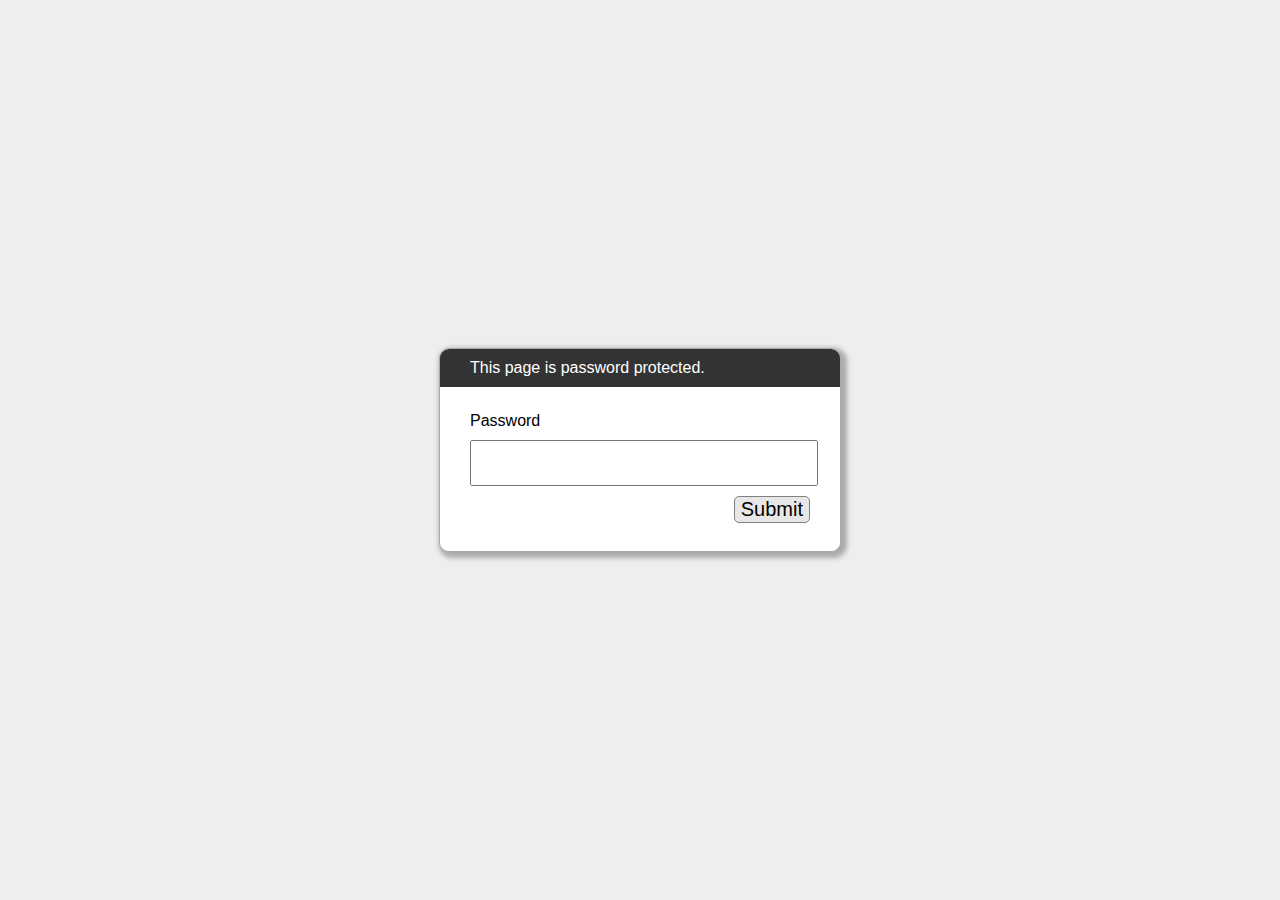
<file: CutSheets/Half-PintRemote.html>
﻿<!DOCTYPE html>
<html lang="en">
  <head>
    <meta charset="utf-8">
    <meta name="viewport" content="width=device-width, initial-scale=1">
    <meta name="robots" content="noindex, nofollow">
    <title>Password Protected Page</title>
    <style>
        html, body {
            margin: 0;
            width: 100%;
            height: 100%;
            font-family: Arial, Helvetica, sans-serif;
        }
        #dialogText {
            padding: 10px 30px;
            color: white;
            background-color: #333333;
        }
        
        #dialogWrap {
            position: absolute;
            top: 0;
            left: 0;
            width: 100%;
            height: 100%;
            display: table;
            background-color: #EEEEEE;
        }
        
        #dialogWrapCell {
            display: table-cell;
            text-align: center;
            vertical-align: middle;
        }
        
        #mainDialog {
            max-width: 400px;
            margin: 5px;
            border: solid #AAAAAA 1px;
            border-radius: 10px;
            box-shadow: 3px 3px 5px 3px #AAAAAA;
            margin-left: auto;
            margin-right: auto;
            background-color: #FFFFFF;
            overflow: hidden;
            text-align: left;
        }
        #passArea {
            padding: 20px 30px;
            background-color: white;
        }
        #passArea > * {
            margin: 5px auto;
        }
        #pass {
            width: 100%;
            height: 40px;
            font-size: 30px;
        }
        
        #messageWrapper {
            float: left;
            vertical-align: middle;
            line-height: 30px;
        }
        
        .notifyText {
            display: none;
        }
        
        #invalidPass {
            color: red;
        }
        
        #success {
            color: green;
        }
        
        #submitPass {
            font-size: 20px;
            border-radius: 5px;
            background-color: #E7E7E7;
            border: solid gray 1px;
            float: right;
        }
        #contentFrame {
            position: absolute;
            top: 0;
            left: 0;
            width: 100%;
            height: 100%;
        }
    </style>
  </head>
  <body>
    <iframe id="contentFrame" frameBorder="0" allowfullscreen></iframe>
    <div id="dialogWrap">
        <div id="dialogWrapCell">
            <div id="mainDialog">
                <div id="dialogText">This page is password protected.</div>
                <div id="passArea">
                    <p id="passwordPrompt">Password</p>
                    <input id="pass" type="password" name="pass">
                    <div>
                        <span id="messageWrapper">
                            <span id="invalidPass" class="notifyText">Sorry, please try again.</span>
                            <span id="success" class="notifyText">Success!</span>
                            &nbsp;
                        </span>
                        <button id="submitPass" type="button">Submit</button>
                        <div style="clear: both;"></div>
                    </div>
                </div>
            </div>
        </div>
    </div>
    <script>
/*
CryptoJS v3.1.2
code.google.com/p/crypto-js
(c) 2009-2013 by Jeff Mott. All rights reserved.
code.google.com/p/crypto-js/wiki/License
*/
var CryptoJS=CryptoJS||function(u,p){var d={},l=d.lib={},s=function(){},t=l.Base={extend:function(a){s.prototype=this;var c=new s;a&&c.mixIn(a);c.hasOwnProperty("init")||(c.init=function(){c.$super.init.apply(this,arguments)});c.init.prototype=c;c.$super=this;return c},create:function(){var a=this.extend();a.init.apply(a,arguments);return a},init:function(){},mixIn:function(a){for(var c in a)a.hasOwnProperty(c)&&(this[c]=a[c]);a.hasOwnProperty("toString")&&(this.toString=a.toString)},clone:function(){return this.init.prototype.extend(this)}},
r=l.WordArray=t.extend({init:function(a,c){a=this.words=a||[];this.sigBytes=c!=p?c:4*a.length},toString:function(a){return(a||v).stringify(this)},concat:function(a){var c=this.words,e=a.words,j=this.sigBytes;a=a.sigBytes;this.clamp();if(j%4)for(var k=0;k<a;k++)c[j+k>>>2]|=(e[k>>>2]>>>24-8*(k%4)&255)<<24-8*((j+k)%4);else if(65535<e.length)for(k=0;k<a;k+=4)c[j+k>>>2]=e[k>>>2];else c.push.apply(c,e);this.sigBytes+=a;return this},clamp:function(){var a=this.words,c=this.sigBytes;a[c>>>2]&=4294967295<<
32-8*(c%4);a.length=u.ceil(c/4)},clone:function(){var a=t.clone.call(this);a.words=this.words.slice(0);return a},random:function(a){for(var c=[],e=0;e<a;e+=4)c.push(4294967296*u.random()|0);return new r.init(c,a)}}),w=d.enc={},v=w.Hex={stringify:function(a){var c=a.words;a=a.sigBytes;for(var e=[],j=0;j<a;j++){var k=c[j>>>2]>>>24-8*(j%4)&255;e.push((k>>>4).toString(16));e.push((k&15).toString(16))}return e.join("")},parse:function(a){for(var c=a.length,e=[],j=0;j<c;j+=2)e[j>>>3]|=parseInt(a.substr(j,
2),16)<<24-4*(j%8);return new r.init(e,c/2)}},b=w.Latin1={stringify:function(a){var c=a.words;a=a.sigBytes;for(var e=[],j=0;j<a;j++)e.push(String.fromCharCode(c[j>>>2]>>>24-8*(j%4)&255));return e.join("")},parse:function(a){for(var c=a.length,e=[],j=0;j<c;j++)e[j>>>2]|=(a.charCodeAt(j)&255)<<24-8*(j%4);return new r.init(e,c)}},x=w.Utf8={stringify:function(a){try{return decodeURIComponent(escape(b.stringify(a)))}catch(c){throw Error("Malformed UTF-8 data");}},parse:function(a){return b.parse(unescape(encodeURIComponent(a)))}},
q=l.BufferedBlockAlgorithm=t.extend({reset:function(){this._data=new r.init;this._nDataBytes=0},_append:function(a){"string"==typeof a&&(a=x.parse(a));this._data.concat(a);this._nDataBytes+=a.sigBytes},_process:function(a){var c=this._data,e=c.words,j=c.sigBytes,k=this.blockSize,b=j/(4*k),b=a?u.ceil(b):u.max((b|0)-this._minBufferSize,0);a=b*k;j=u.min(4*a,j);if(a){for(var q=0;q<a;q+=k)this._doProcessBlock(e,q);q=e.splice(0,a);c.sigBytes-=j}return new r.init(q,j)},clone:function(){var a=t.clone.call(this);
a._data=this._data.clone();return a},_minBufferSize:0});l.Hasher=q.extend({cfg:t.extend(),init:function(a){this.cfg=this.cfg.extend(a);this.reset()},reset:function(){q.reset.call(this);this._doReset()},update:function(a){this._append(a);this._process();return this},finalize:function(a){a&&this._append(a);return this._doFinalize()},blockSize:16,_createHelper:function(a){return function(b,e){return(new a.init(e)).finalize(b)}},_createHmacHelper:function(a){return function(b,e){return(new n.HMAC.init(a,
e)).finalize(b)}}});var n=d.algo={};return d}(Math);
(function(){var u=CryptoJS,p=u.lib.WordArray;u.enc.Base64={stringify:function(d){var l=d.words,p=d.sigBytes,t=this._map;d.clamp();d=[];for(var r=0;r<p;r+=3)for(var w=(l[r>>>2]>>>24-8*(r%4)&255)<<16|(l[r+1>>>2]>>>24-8*((r+1)%4)&255)<<8|l[r+2>>>2]>>>24-8*((r+2)%4)&255,v=0;4>v&&r+0.75*v<p;v++)d.push(t.charAt(w>>>6*(3-v)&63));if(l=t.charAt(64))for(;d.length%4;)d.push(l);return d.join("")},parse:function(d){var l=d.length,s=this._map,t=s.charAt(64);t&&(t=d.indexOf(t),-1!=t&&(l=t));for(var t=[],r=0,w=0;w<
l;w++)if(w%4){var v=s.indexOf(d.charAt(w-1))<<2*(w%4),b=s.indexOf(d.charAt(w))>>>6-2*(w%4);t[r>>>2]|=(v|b)<<24-8*(r%4);r++}return p.create(t,r)},_map:"ABCDEFGHIJKLMNOPQRSTUVWXYZabcdefghijklmnopqrstuvwxyz0123456789+/="}})();
(function(u){function p(b,n,a,c,e,j,k){b=b+(n&a|~n&c)+e+k;return(b<<j|b>>>32-j)+n}function d(b,n,a,c,e,j,k){b=b+(n&c|a&~c)+e+k;return(b<<j|b>>>32-j)+n}function l(b,n,a,c,e,j,k){b=b+(n^a^c)+e+k;return(b<<j|b>>>32-j)+n}function s(b,n,a,c,e,j,k){b=b+(a^(n|~c))+e+k;return(b<<j|b>>>32-j)+n}for(var t=CryptoJS,r=t.lib,w=r.WordArray,v=r.Hasher,r=t.algo,b=[],x=0;64>x;x++)b[x]=4294967296*u.abs(u.sin(x+1))|0;r=r.MD5=v.extend({_doReset:function(){this._hash=new w.init([1732584193,4023233417,2562383102,271733878])},
_doProcessBlock:function(q,n){for(var a=0;16>a;a++){var c=n+a,e=q[c];q[c]=(e<<8|e>>>24)&16711935|(e<<24|e>>>8)&4278255360}var a=this._hash.words,c=q[n+0],e=q[n+1],j=q[n+2],k=q[n+3],z=q[n+4],r=q[n+5],t=q[n+6],w=q[n+7],v=q[n+8],A=q[n+9],B=q[n+10],C=q[n+11],u=q[n+12],D=q[n+13],E=q[n+14],x=q[n+15],f=a[0],m=a[1],g=a[2],h=a[3],f=p(f,m,g,h,c,7,b[0]),h=p(h,f,m,g,e,12,b[1]),g=p(g,h,f,m,j,17,b[2]),m=p(m,g,h,f,k,22,b[3]),f=p(f,m,g,h,z,7,b[4]),h=p(h,f,m,g,r,12,b[5]),g=p(g,h,f,m,t,17,b[6]),m=p(m,g,h,f,w,22,b[7]),
f=p(f,m,g,h,v,7,b[8]),h=p(h,f,m,g,A,12,b[9]),g=p(g,h,f,m,B,17,b[10]),m=p(m,g,h,f,C,22,b[11]),f=p(f,m,g,h,u,7,b[12]),h=p(h,f,m,g,D,12,b[13]),g=p(g,h,f,m,E,17,b[14]),m=p(m,g,h,f,x,22,b[15]),f=d(f,m,g,h,e,5,b[16]),h=d(h,f,m,g,t,9,b[17]),g=d(g,h,f,m,C,14,b[18]),m=d(m,g,h,f,c,20,b[19]),f=d(f,m,g,h,r,5,b[20]),h=d(h,f,m,g,B,9,b[21]),g=d(g,h,f,m,x,14,b[22]),m=d(m,g,h,f,z,20,b[23]),f=d(f,m,g,h,A,5,b[24]),h=d(h,f,m,g,E,9,b[25]),g=d(g,h,f,m,k,14,b[26]),m=d(m,g,h,f,v,20,b[27]),f=d(f,m,g,h,D,5,b[28]),h=d(h,f,
m,g,j,9,b[29]),g=d(g,h,f,m,w,14,b[30]),m=d(m,g,h,f,u,20,b[31]),f=l(f,m,g,h,r,4,b[32]),h=l(h,f,m,g,v,11,b[33]),g=l(g,h,f,m,C,16,b[34]),m=l(m,g,h,f,E,23,b[35]),f=l(f,m,g,h,e,4,b[36]),h=l(h,f,m,g,z,11,b[37]),g=l(g,h,f,m,w,16,b[38]),m=l(m,g,h,f,B,23,b[39]),f=l(f,m,g,h,D,4,b[40]),h=l(h,f,m,g,c,11,b[41]),g=l(g,h,f,m,k,16,b[42]),m=l(m,g,h,f,t,23,b[43]),f=l(f,m,g,h,A,4,b[44]),h=l(h,f,m,g,u,11,b[45]),g=l(g,h,f,m,x,16,b[46]),m=l(m,g,h,f,j,23,b[47]),f=s(f,m,g,h,c,6,b[48]),h=s(h,f,m,g,w,10,b[49]),g=s(g,h,f,m,
E,15,b[50]),m=s(m,g,h,f,r,21,b[51]),f=s(f,m,g,h,u,6,b[52]),h=s(h,f,m,g,k,10,b[53]),g=s(g,h,f,m,B,15,b[54]),m=s(m,g,h,f,e,21,b[55]),f=s(f,m,g,h,v,6,b[56]),h=s(h,f,m,g,x,10,b[57]),g=s(g,h,f,m,t,15,b[58]),m=s(m,g,h,f,D,21,b[59]),f=s(f,m,g,h,z,6,b[60]),h=s(h,f,m,g,C,10,b[61]),g=s(g,h,f,m,j,15,b[62]),m=s(m,g,h,f,A,21,b[63]);a[0]=a[0]+f|0;a[1]=a[1]+m|0;a[2]=a[2]+g|0;a[3]=a[3]+h|0},_doFinalize:function(){var b=this._data,n=b.words,a=8*this._nDataBytes,c=8*b.sigBytes;n[c>>>5]|=128<<24-c%32;var e=u.floor(a/
4294967296);n[(c+64>>>9<<4)+15]=(e<<8|e>>>24)&16711935|(e<<24|e>>>8)&4278255360;n[(c+64>>>9<<4)+14]=(a<<8|a>>>24)&16711935|(a<<24|a>>>8)&4278255360;b.sigBytes=4*(n.length+1);this._process();b=this._hash;n=b.words;for(a=0;4>a;a++)c=n[a],n[a]=(c<<8|c>>>24)&16711935|(c<<24|c>>>8)&4278255360;return b},clone:function(){var b=v.clone.call(this);b._hash=this._hash.clone();return b}});t.MD5=v._createHelper(r);t.HmacMD5=v._createHmacHelper(r)})(Math);
(function(){var u=CryptoJS,p=u.lib,d=p.Base,l=p.WordArray,p=u.algo,s=p.EvpKDF=d.extend({cfg:d.extend({keySize:4,hasher:p.MD5,iterations:1}),init:function(d){this.cfg=this.cfg.extend(d)},compute:function(d,r){for(var p=this.cfg,s=p.hasher.create(),b=l.create(),u=b.words,q=p.keySize,p=p.iterations;u.length<q;){n&&s.update(n);var n=s.update(d).finalize(r);s.reset();for(var a=1;a<p;a++)n=s.finalize(n),s.reset();b.concat(n)}b.sigBytes=4*q;return b}});u.EvpKDF=function(d,l,p){return s.create(p).compute(d,
l)}})();
CryptoJS.lib.Cipher||function(u){var p=CryptoJS,d=p.lib,l=d.Base,s=d.WordArray,t=d.BufferedBlockAlgorithm,r=p.enc.Base64,w=p.algo.EvpKDF,v=d.Cipher=t.extend({cfg:l.extend(),createEncryptor:function(e,a){return this.create(this._ENC_XFORM_MODE,e,a)},createDecryptor:function(e,a){return this.create(this._DEC_XFORM_MODE,e,a)},init:function(e,a,b){this.cfg=this.cfg.extend(b);this._xformMode=e;this._key=a;this.reset()},reset:function(){t.reset.call(this);this._doReset()},process:function(e){this._append(e);return this._process()},
finalize:function(e){e&&this._append(e);return this._doFinalize()},keySize:4,ivSize:4,_ENC_XFORM_MODE:1,_DEC_XFORM_MODE:2,_createHelper:function(e){return{encrypt:function(b,k,d){return("string"==typeof k?c:a).encrypt(e,b,k,d)},decrypt:function(b,k,d){return("string"==typeof k?c:a).decrypt(e,b,k,d)}}}});d.StreamCipher=v.extend({_doFinalize:function(){return this._process(!0)},blockSize:1});var b=p.mode={},x=function(e,a,b){var c=this._iv;c?this._iv=u:c=this._prevBlock;for(var d=0;d<b;d++)e[a+d]^=
c[d]},q=(d.BlockCipherMode=l.extend({createEncryptor:function(e,a){return this.Encryptor.create(e,a)},createDecryptor:function(e,a){return this.Decryptor.create(e,a)},init:function(e,a){this._cipher=e;this._iv=a}})).extend();q.Encryptor=q.extend({processBlock:function(e,a){var b=this._cipher,c=b.blockSize;x.call(this,e,a,c);b.encryptBlock(e,a);this._prevBlock=e.slice(a,a+c)}});q.Decryptor=q.extend({processBlock:function(e,a){var b=this._cipher,c=b.blockSize,d=e.slice(a,a+c);b.decryptBlock(e,a);x.call(this,
e,a,c);this._prevBlock=d}});b=b.CBC=q;q=(p.pad={}).Pkcs7={pad:function(a,b){for(var c=4*b,c=c-a.sigBytes%c,d=c<<24|c<<16|c<<8|c,l=[],n=0;n<c;n+=4)l.push(d);c=s.create(l,c);a.concat(c)},unpad:function(a){a.sigBytes-=a.words[a.sigBytes-1>>>2]&255}};d.BlockCipher=v.extend({cfg:v.cfg.extend({mode:b,padding:q}),reset:function(){v.reset.call(this);var a=this.cfg,b=a.iv,a=a.mode;if(this._xformMode==this._ENC_XFORM_MODE)var c=a.createEncryptor;else c=a.createDecryptor,this._minBufferSize=1;this._mode=c.call(a,
this,b&&b.words)},_doProcessBlock:function(a,b){this._mode.processBlock(a,b)},_doFinalize:function(){var a=this.cfg.padding;if(this._xformMode==this._ENC_XFORM_MODE){a.pad(this._data,this.blockSize);var b=this._process(!0)}else b=this._process(!0),a.unpad(b);return b},blockSize:4});var n=d.CipherParams=l.extend({init:function(a){this.mixIn(a)},toString:function(a){return(a||this.formatter).stringify(this)}}),b=(p.format={}).OpenSSL={stringify:function(a){var b=a.ciphertext;a=a.salt;return(a?s.create([1398893684,
1701076831]).concat(a).concat(b):b).toString(r)},parse:function(a){a=r.parse(a);var b=a.words;if(1398893684==b[0]&&1701076831==b[1]){var c=s.create(b.slice(2,4));b.splice(0,4);a.sigBytes-=16}return n.create({ciphertext:a,salt:c})}},a=d.SerializableCipher=l.extend({cfg:l.extend({format:b}),encrypt:function(a,b,c,d){d=this.cfg.extend(d);var l=a.createEncryptor(c,d);b=l.finalize(b);l=l.cfg;return n.create({ciphertext:b,key:c,iv:l.iv,algorithm:a,mode:l.mode,padding:l.padding,blockSize:a.blockSize,formatter:d.format})},
decrypt:function(a,b,c,d){d=this.cfg.extend(d);b=this._parse(b,d.format);return a.createDecryptor(c,d).finalize(b.ciphertext)},_parse:function(a,b){return"string"==typeof a?b.parse(a,this):a}}),p=(p.kdf={}).OpenSSL={execute:function(a,b,c,d){d||(d=s.random(8));a=w.create({keySize:b+c}).compute(a,d);c=s.create(a.words.slice(b),4*c);a.sigBytes=4*b;return n.create({key:a,iv:c,salt:d})}},c=d.PasswordBasedCipher=a.extend({cfg:a.cfg.extend({kdf:p}),encrypt:function(b,c,d,l){l=this.cfg.extend(l);d=l.kdf.execute(d,
b.keySize,b.ivSize);l.iv=d.iv;b=a.encrypt.call(this,b,c,d.key,l);b.mixIn(d);return b},decrypt:function(b,c,d,l){l=this.cfg.extend(l);c=this._parse(c,l.format);d=l.kdf.execute(d,b.keySize,b.ivSize,c.salt);l.iv=d.iv;return a.decrypt.call(this,b,c,d.key,l)}})}();
(function(){for(var u=CryptoJS,p=u.lib.BlockCipher,d=u.algo,l=[],s=[],t=[],r=[],w=[],v=[],b=[],x=[],q=[],n=[],a=[],c=0;256>c;c++)a[c]=128>c?c<<1:c<<1^283;for(var e=0,j=0,c=0;256>c;c++){var k=j^j<<1^j<<2^j<<3^j<<4,k=k>>>8^k&255^99;l[e]=k;s[k]=e;var z=a[e],F=a[z],G=a[F],y=257*a[k]^16843008*k;t[e]=y<<24|y>>>8;r[e]=y<<16|y>>>16;w[e]=y<<8|y>>>24;v[e]=y;y=16843009*G^65537*F^257*z^16843008*e;b[k]=y<<24|y>>>8;x[k]=y<<16|y>>>16;q[k]=y<<8|y>>>24;n[k]=y;e?(e=z^a[a[a[G^z]]],j^=a[a[j]]):e=j=1}var H=[0,1,2,4,8,
16,32,64,128,27,54],d=d.AES=p.extend({_doReset:function(){for(var a=this._key,c=a.words,d=a.sigBytes/4,a=4*((this._nRounds=d+6)+1),e=this._keySchedule=[],j=0;j<a;j++)if(j<d)e[j]=c[j];else{var k=e[j-1];j%d?6<d&&4==j%d&&(k=l[k>>>24]<<24|l[k>>>16&255]<<16|l[k>>>8&255]<<8|l[k&255]):(k=k<<8|k>>>24,k=l[k>>>24]<<24|l[k>>>16&255]<<16|l[k>>>8&255]<<8|l[k&255],k^=H[j/d|0]<<24);e[j]=e[j-d]^k}c=this._invKeySchedule=[];for(d=0;d<a;d++)j=a-d,k=d%4?e[j]:e[j-4],c[d]=4>d||4>=j?k:b[l[k>>>24]]^x[l[k>>>16&255]]^q[l[k>>>
8&255]]^n[l[k&255]]},encryptBlock:function(a,b){this._doCryptBlock(a,b,this._keySchedule,t,r,w,v,l)},decryptBlock:function(a,c){var d=a[c+1];a[c+1]=a[c+3];a[c+3]=d;this._doCryptBlock(a,c,this._invKeySchedule,b,x,q,n,s);d=a[c+1];a[c+1]=a[c+3];a[c+3]=d},_doCryptBlock:function(a,b,c,d,e,j,l,f){for(var m=this._nRounds,g=a[b]^c[0],h=a[b+1]^c[1],k=a[b+2]^c[2],n=a[b+3]^c[3],p=4,r=1;r<m;r++)var q=d[g>>>24]^e[h>>>16&255]^j[k>>>8&255]^l[n&255]^c[p++],s=d[h>>>24]^e[k>>>16&255]^j[n>>>8&255]^l[g&255]^c[p++],t=
d[k>>>24]^e[n>>>16&255]^j[g>>>8&255]^l[h&255]^c[p++],n=d[n>>>24]^e[g>>>16&255]^j[h>>>8&255]^l[k&255]^c[p++],g=q,h=s,k=t;q=(f[g>>>24]<<24|f[h>>>16&255]<<16|f[k>>>8&255]<<8|f[n&255])^c[p++];s=(f[h>>>24]<<24|f[k>>>16&255]<<16|f[n>>>8&255]<<8|f[g&255])^c[p++];t=(f[k>>>24]<<24|f[n>>>16&255]<<16|f[g>>>8&255]<<8|f[h&255])^c[p++];n=(f[n>>>24]<<24|f[g>>>16&255]<<16|f[h>>>8&255]<<8|f[k&255])^c[p++];a[b]=q;a[b+1]=s;a[b+2]=t;a[b+3]=n},keySize:8});u.AES=p._createHelper(d)})();
    </script>
    <script>
/*
CryptoJS v3.1.2
code.google.com/p/crypto-js
(c) 2009-2013 by Jeff Mott. All rights reserved.
code.google.com/p/crypto-js/wiki/License
*/
var CryptoJS=CryptoJS||function(g,j){var e={},d=e.lib={},m=function(){},n=d.Base={extend:function(a){m.prototype=this;var c=new m;a&&c.mixIn(a);c.hasOwnProperty("init")||(c.init=function(){c.$super.init.apply(this,arguments)});c.init.prototype=c;c.$super=this;return c},create:function(){var a=this.extend();a.init.apply(a,arguments);return a},init:function(){},mixIn:function(a){for(var c in a)a.hasOwnProperty(c)&&(this[c]=a[c]);a.hasOwnProperty("toString")&&(this.toString=a.toString)},clone:function(){return this.init.prototype.extend(this)}},
q=d.WordArray=n.extend({init:function(a,c){a=this.words=a||[];this.sigBytes=c!=j?c:4*a.length},toString:function(a){return(a||l).stringify(this)},concat:function(a){var c=this.words,p=a.words,f=this.sigBytes;a=a.sigBytes;this.clamp();if(f%4)for(var b=0;b<a;b++)c[f+b>>>2]|=(p[b>>>2]>>>24-8*(b%4)&255)<<24-8*((f+b)%4);else if(65535<p.length)for(b=0;b<a;b+=4)c[f+b>>>2]=p[b>>>2];else c.push.apply(c,p);this.sigBytes+=a;return this},clamp:function(){var a=this.words,c=this.sigBytes;a[c>>>2]&=4294967295<<
32-8*(c%4);a.length=g.ceil(c/4)},clone:function(){var a=n.clone.call(this);a.words=this.words.slice(0);return a},random:function(a){for(var c=[],b=0;b<a;b+=4)c.push(4294967296*g.random()|0);return new q.init(c,a)}}),b=e.enc={},l=b.Hex={stringify:function(a){var c=a.words;a=a.sigBytes;for(var b=[],f=0;f<a;f++){var d=c[f>>>2]>>>24-8*(f%4)&255;b.push((d>>>4).toString(16));b.push((d&15).toString(16))}return b.join("")},parse:function(a){for(var c=a.length,b=[],f=0;f<c;f+=2)b[f>>>3]|=parseInt(a.substr(f,
2),16)<<24-4*(f%8);return new q.init(b,c/2)}},k=b.Latin1={stringify:function(a){var c=a.words;a=a.sigBytes;for(var b=[],f=0;f<a;f++)b.push(String.fromCharCode(c[f>>>2]>>>24-8*(f%4)&255));return b.join("")},parse:function(a){for(var c=a.length,b=[],f=0;f<c;f++)b[f>>>2]|=(a.charCodeAt(f)&255)<<24-8*(f%4);return new q.init(b,c)}},h=b.Utf8={stringify:function(a){try{return decodeURIComponent(escape(k.stringify(a)))}catch(b){throw Error("Malformed UTF-8 data");}},parse:function(a){return k.parse(unescape(encodeURIComponent(a)))}},
u=d.BufferedBlockAlgorithm=n.extend({reset:function(){this._data=new q.init;this._nDataBytes=0},_append:function(a){"string"==typeof a&&(a=h.parse(a));this._data.concat(a);this._nDataBytes+=a.sigBytes},_process:function(a){var b=this._data,d=b.words,f=b.sigBytes,l=this.blockSize,e=f/(4*l),e=a?g.ceil(e):g.max((e|0)-this._minBufferSize,0);a=e*l;f=g.min(4*a,f);if(a){for(var h=0;h<a;h+=l)this._doProcessBlock(d,h);h=d.splice(0,a);b.sigBytes-=f}return new q.init(h,f)},clone:function(){var a=n.clone.call(this);
a._data=this._data.clone();return a},_minBufferSize:0});d.Hasher=u.extend({cfg:n.extend(),init:function(a){this.cfg=this.cfg.extend(a);this.reset()},reset:function(){u.reset.call(this);this._doReset()},update:function(a){this._append(a);this._process();return this},finalize:function(a){a&&this._append(a);return this._doFinalize()},blockSize:16,_createHelper:function(a){return function(b,d){return(new a.init(d)).finalize(b)}},_createHmacHelper:function(a){return function(b,d){return(new w.HMAC.init(a,
d)).finalize(b)}}});var w=e.algo={};return e}(Math);
(function(){var g=CryptoJS,j=g.lib,e=j.WordArray,d=j.Hasher,m=[],j=g.algo.SHA1=d.extend({_doReset:function(){this._hash=new e.init([1732584193,4023233417,2562383102,271733878,3285377520])},_doProcessBlock:function(d,e){for(var b=this._hash.words,l=b[0],k=b[1],h=b[2],g=b[3],j=b[4],a=0;80>a;a++){if(16>a)m[a]=d[e+a]|0;else{var c=m[a-3]^m[a-8]^m[a-14]^m[a-16];m[a]=c<<1|c>>>31}c=(l<<5|l>>>27)+j+m[a];c=20>a?c+((k&h|~k&g)+1518500249):40>a?c+((k^h^g)+1859775393):60>a?c+((k&h|k&g|h&g)-1894007588):c+((k^h^
g)-899497514);j=g;g=h;h=k<<30|k>>>2;k=l;l=c}b[0]=b[0]+l|0;b[1]=b[1]+k|0;b[2]=b[2]+h|0;b[3]=b[3]+g|0;b[4]=b[4]+j|0},_doFinalize:function(){var d=this._data,e=d.words,b=8*this._nDataBytes,l=8*d.sigBytes;e[l>>>5]|=128<<24-l%32;e[(l+64>>>9<<4)+14]=Math.floor(b/4294967296);e[(l+64>>>9<<4)+15]=b;d.sigBytes=4*e.length;this._process();return this._hash},clone:function(){var e=d.clone.call(this);e._hash=this._hash.clone();return e}});g.SHA1=d._createHelper(j);g.HmacSHA1=d._createHmacHelper(j)})();
(function(){var g=CryptoJS,j=g.enc.Utf8;g.algo.HMAC=g.lib.Base.extend({init:function(e,d){e=this._hasher=new e.init;"string"==typeof d&&(d=j.parse(d));var g=e.blockSize,n=4*g;d.sigBytes>n&&(d=e.finalize(d));d.clamp();for(var q=this._oKey=d.clone(),b=this._iKey=d.clone(),l=q.words,k=b.words,h=0;h<g;h++)l[h]^=1549556828,k[h]^=909522486;q.sigBytes=b.sigBytes=n;this.reset()},reset:function(){var e=this._hasher;e.reset();e.update(this._iKey)},update:function(e){this._hasher.update(e);return this},finalize:function(e){var d=
this._hasher;e=d.finalize(e);d.reset();return d.finalize(this._oKey.clone().concat(e))}})})();
(function(){var g=CryptoJS,j=g.lib,e=j.Base,d=j.WordArray,j=g.algo,m=j.HMAC,n=j.PBKDF2=e.extend({cfg:e.extend({keySize:4,hasher:j.SHA1,iterations:1}),init:function(d){this.cfg=this.cfg.extend(d)},compute:function(e,b){for(var g=this.cfg,k=m.create(g.hasher,e),h=d.create(),j=d.create([1]),n=h.words,a=j.words,c=g.keySize,g=g.iterations;n.length<c;){var p=k.update(b).finalize(j);k.reset();for(var f=p.words,v=f.length,s=p,t=1;t<g;t++){s=k.finalize(s);k.reset();for(var x=s.words,r=0;r<v;r++)f[r]^=x[r]}h.concat(p);
a[0]++}h.sigBytes=4*c;return h}});g.PBKDF2=function(d,b,e){return n.create(e).compute(d,b)}})();
    </script>
    <script>
        /*! srcdoc-polyfill - v0.1.1 - 2013-03-01
        * http://github.com/jugglinmike/srcdoc-polyfill/
        * Copyright (c) 2013 Mike Pennisi; Licensed MIT */
        (function( window, document, undefined ) {
	
	        var idx, iframes;
	        var _srcDoc = window.srcDoc;
	        var isCompliant = !!("srcdoc" in document.createElement("iframe"));
	        var implementations = {
		        compliant: function( iframe, content ) {

			        if (content) {
				        iframe.setAttribute("srcdoc", content);
			        }
		        },
		        legacy: function( iframe, content ) {

			        var jsUrl;

			        if (!iframe || !iframe.getAttribute) {
				        return;
			        }

			        if (!content) {
				        content = iframe.getAttribute("srcdoc");
			        } else {
				        iframe.setAttribute("srcdoc", content);
			        }

			        if (content) {
				        // The value returned by a script-targeted URL will be used as
				        // the iFrame's content. Create such a URL which returns the
				        // iFrame element's `srcdoc` attribute.
				        jsUrl = "javascript: window.frameElement.getAttribute('srcdoc');";

				        iframe.setAttribute("src", jsUrl);

				        // Explicitly set the iFrame's window.location for
				        // compatability with IE9, which does not react to changes in
				        // the `src` attribute when it is a `javascript:` URL, for
				        // some reason
				        if (iframe.contentWindow) {
					        iframe.contentWindow.location = jsUrl;
				        }
			        }
		        }
	        };
	        var srcDoc = window.srcDoc = {
		        // Assume the best
		        set: implementations.compliant,
		        noConflict: function() {
			        window.srcDoc = _srcDoc;
			        return srcDoc;
		        }
	        };

	        // If the browser supports srcdoc, no shimming is necessary
	        if (isCompliant) {
		        return;
	        }

	        srcDoc.set = implementations.legacy;

	        // Automatically shim any iframes already present in the document
	        iframes = document.getElementsByTagName("iframe");
	        idx = iframes.length;

	        while (idx--) {
		        srcDoc.set( iframes[idx] );
	        }

        }( this, this.document ));
    </script>
    <script>
        var pl = {"salt":"rdTlz0LAULqcUxzm/WowR49S19yblfXTZ8Kk5jr53Y0=","iv":"Yu/sf8G/kTPgpJyHCuyyVw==","data":"yXyjuCoWPWqu3fuFl1f+aM6X/i9flEX8+5nBJNa5F42QkF2CZ5WTU0B7hAmqV5VAV3nC2p0zQh7A0fYHQ9Ne7oXMpp4XvY+jHaBqpgB0AkKOHnWxPmnAgnN0Zm8gPn76EiK4oiDjVYNKkJes9gT0fluLeWbI1kbAu6w0qfUTHg8PQrr2kDn4d5mEx30xkO69s3fe0xlsKmZuOCW0kFWTO/NMGCJiSLYeA1iVEcjFUxzCIOL1tcGZHaH0FWLTIZa6klE7sEeIandg4r4l1taYuCKO6D79Jzve9PMoo9BxpJvSob5GD2QcOnHXJKMpqDs86RRepfOvnMi9hmxVFiPyIbJoJl/RGcPsLaa340t1VMQiReko3j6qkxl/tXjCDnhW6ELrOXNUVzyEkxAD2HzRZsiVk+1pXqIuk1Tqqfo0B/k0JJdVVUZ1PjqgOW0RLXUqutRRjVji1WnNd16zQvdXqiMCIar8wpUkVhgrDLJmmCSQ78RlCMXYM5YADqRLXPed+BMubMkSIKSFLF/nPi7uQuZBRrs+SCw/Fx2N1iGSFDKfuqFBL9fojc1bPEIVybxxFbxyczcNDOJB8mwxPyEIZ/SABg99lBdt8WDKpJ/KN4pxJrdyV9gtf1M4VrX9B7p8oeKozyEpNvEoUQh5jwjr4Zkq0/[base64]/0B6E7dbX5Nxm7OXg0SGVCIhIRJd1uiCMNteIrUx2Z+R3RPf2mWbqyCOppidHqAqHlgi+JFNeKg+hoTq95AtKHr93aWHykzqOMgwOQmNxFfCY6VpchLpo+SgWjx7NkrvRYiKvzt4AX1ccKZVQMRfcmd7ZicrgJTwP/sWr9WUeRE+Gwr8oUaHSpqZX4/Zg5JCIOBIjJWLwrklv6afteM8OOHCtCjUpg/Ob21ZYyn+MEiaenf7z29BjxOFEn79zKXBFnIZGz4Kxa3tpdPL+ypJbKYZ1TGEn36WcLTIP4W/omtKaqVgnxnGnwKHvJl0h2qVOOTS6/nxV9WSdmhUfRvMeWBJWvsbZTBGIKemmCmoGcn8ka/fRFn93vzc4gZhZAWYuwhhjIBgVxQiyf9vIpHF6JN8RumbddKTwXRe3k1PXsiikyCqgkDc2uFfSRygKdtgt4fWv57X9Gk75CtDTx8ZdFs7JEsSViFX8qc6gUSIWa9oIIQgturzliwfbRrl8Qb1jbmIqSN1g1mfrw/1BMWw3+hwhB5LZ8RZBfd5lLoOXJj75jruJ1M4CV+hQiF+rX5GcBgGOfZb8ZsfxQW0c/KhG/1/HCswUJ1uaK3EYF1sZpUpXKb3aLXJ0kNd31CLjzQdWor4BrS6MwCpGxnVMrSpMCcCAX+ODp2OOnS0AxQwOWZL8y5mhErFcSWVeQm1siFFwdunEkxojJr4lIYxOBRkWRx43px8jUYitjEVMK3X7GR/ETfF7z9tICTM0XEiAdDZNWU6m92n5fhIMBMaH8dVLBXS9Vax+zLUd59ASHh6IWg+Dc+Cg5I0oFud/Ky10q79UUFEamHQRW2B7ZkXDgWTsNP9HVnb0oftC1dAD0mSHXY7QK3KcqDmgK/st6dfyG8aEpnDd5Lz4YMBp4+K5/JRBFhtgwKtmjl5crTfQUbNpa/i2LdE0RsgX9VsVB79UMI2rfxVrCgDE41sbGpz4mdqyZDNluFnKF+nJpvkzCtHCP8vBsnFrKzPgevYEpAUeUUSx7DBwEzBBdbYTf0v2fkUz0SLaW+pp7IoB2F9/X/cR3BeM/JNxT+xWdQK0SDsmaJMcuHcDq9xfd834KhxfXXN5vMvaiFgtWVgABYBF+0rNUwCPm4pVh804TiUOpTJ7OTWcaeL/TR1vRhmm5il/0i0NUkNC5pc9HjsH4gxxuOK7Om7SBbVKmy3QblImkRk9aSGuwk8PkZBnz1Rgi2oNS4y8G4Vn31ud+sQdePEXQpLFHqt1tSaEgQTRJ2OzUAkN5R/ACAEpZ2DcbHftkfBWIRt3QRM3+iAh8pkNLEb8qihdtJ6BhQIrsMHS4LGznpcc+tzVLnhcI6kL6JJAvgxdYIWq450u7POxMoRyUzG5MF/xCsq9Garzt0gxZ2n3OjF6FbZ/GwixImq39WJ0b0LD4Qe3rCdoqy/CEXFvihQ6Nw2VN1pxN9QwtcBRcRD6Igk0wclh8hbFwGezNugg9EW9nNGsl7hN6pStPWKg1n53rRbyQLBY6vlors7qgTC4wcw4xoIuIsyowxZmN7b1Oidw/vLMAfNsLFwVMYGrGs2eYz6jzNKio2J2cKnrRSmjI7BqJWkLhSEBe1Vhn6FzS3wGbuSCVh7Qn61ND8F9EJA03PF7TAoXedIuxh47bEL6xWuTkzaPpldkScpVoPCG6KMvUUIPqjevZjeitXtXTHjY+/[base64]/dvh+BhpwocuaeruHBRnGVqiDT96oa7voqg4cf90KDSnSwI3zK55ozbCv25nYT6/JjXZEviDUiu66/rX9jrG1H89MbLQclPsYZLb5JDZbOyn+pw/dV7sAZOVltD0nIeofd/w/EgaaYkKGe61ila06LG90mTS7IqGxzL5Lgl57kV+VbXnJpakkSkCBDuTxrmLeVgXwRpAz3fbJcsIxq+dJO5XwEJUlagtOCTKe6e4R1PVhBuDnMvYiMoOisU60TRvGvsuw/YEbaZAeEzSAA3SuCrLdel7NyE7zBp/8lPxxwe7PPZqmjpDuIbL7XiKGn1RR/NxbnyWAW6dbb0f9cPjmbC9e21x9f089YH/NpokSYfFqzVIwO2fIKyvLcRfxEOEJ/YKi4VZk7OlZR6ZG7CxqKxlb5iJJ4i9DYI9nfia2Gh+XAkksQUuEJUsKbYvoEwYMp4bivQqETVM2dd+8JxzHEcKDNSonCjaQxzkE1CtmF4S9vRbBY/CoAc/xMEA3PULnGjB5qIfrNYirRvqNY43QL1MtvJGl34BC4L0jWUKBDemiIubBsetFbRwoVnguVk0f3PVenMlOjXHkaZ9DXQMmMQZKueTPwDOcVvRrgcSaIGzXMBKAFznh0+oI26hodl/W3yjcOwIxEUxd20XXf/F8c3mGTz2MGlsWGunGpVjzZmQlXjoAzvUZoA0asBNQRMPZp02u8/4EpdLNOlnbU3dwKNdx5cN03mphM7BpQcIpRHY9Ip1tGcjHLByhJHHODCsiUHF07EkuBHcTf/rACR/dTm8M0mR8+GsgeR6G/[base64]/j3CrXWWmw0r0qNWl6aZNQYoMTrZvWKx0W000seE3YPSZEmAxcjHZc0hDXMOcHRAJxxv7w25VBhSEiB1jNGyoXroogVrfVtdMh7brOXF4i1ewwvr4jS2BAQB+z4ggowbwneL4z1OkswBJCKvIDyZP5wntchvjliI4cGBQjA3O7fXCInR7fDh/Bc3R7h3CxVpxCSbVJp9tMSJg9ttq30Ruem0QSlOCemWOPeVcCaD7BPgPKkSd+vHAlNSEKWzWKQ3+iBYhHRjfgR3UIDGK/r+EYdBgecKqlAttJhkQ8f2yPZCJvOcN8zZtuy6Pq59wNd9lx7VMU9cyyyRhBSRRXW3D980Ky3JMIH0r3UUGULoV8zEE++p95qpheNshzcq3v98ebwvCjsTwz4jznqSl5ns6GbOCsLegb2ara8xePKbAswS7aUNVXl7uYlHj/jxYR3RVVUPrWkiSFLcWUZkriXU56fUbbKF8BQ0r9XZpSS2kPCKD4VVdbi7Ur1atOTYFoAYSkUVODOjQqZ842t2ssXIgRI3XV2m9Yz5pNjzEYXd6M3m6zwGCsXlktdfIomseYnf+M6zpJq+dDJpdasKq3SfqZjgCgGYiykv14VCVL7N/XFIAuHQMzLgLLJ3y5t0n1OyrRozJ4Pnn0YzPLZZ+2B16V2Q6PgcXWENR8aGtwfSKiQ2zL4JWQrRmNShIC7wDv3V+B723d4ZNeSQf7Xlj7f/0RStKw0nrlUxRDxwB6kbnSZo8Sbela3AeClQjohB2MGvN0Tq2hkcgQQzN0lUqiMCijHMvj5QYiaTwMLNjgYAPjFUQEOcgj46XEyHLJ3q8vfKT1XFVem4NWujH5QYsrncEiiTE10urPvNe9VfMglHatwZPtSISaJ+r2AVrzNXMHxYfk3vw+8lwvSgQHz/oWwaDconnkA798bhkwQFjyi4UNcWTmHe00dELTq3XXHC/6tDf6RMHDIgbGHn//mgLTPdP1GmOV+E8U759iiEmVt/Hb5R9HXsjvOwZYDOFKGiVOwK/wPUW87dKsyUax/sALIYTPwLzFIXB9X/jPQRhRYeYVNdOhbH2p5aUfcAO1LdyV4CgQre0tPHGY/3Oie9mIgGZPPGh2VGfpTjzHIhg5Z5yOcGnjKboasQEK2akvMcu3YUI5ch4mxkebvd/qZTFjDY3GZHSpRW087g1mESBI4SgxRHrXK4aTwcLBEeYAh8XzQnjiY+b5MK809bu3dN4fhfaXauvNctRNF6ZHTUsnEVXdiQRZYeJfmymib/O03oOapLuvK6iN/QXY7lfu9n+arj9goJqChvZIxmqDhsFudRc77Zza/xWBRPGHFuxt8gvGobRPQN1MF6v8kerWlm++6VMhiH0Y8GNMvPaVOdGTmHrQIKI+TtO77jMKi5V7Wmc7ZlwSnhOD6VilXNvGQv/HD+e4+CjAsSXVXyrRe7DRuiGXq+W0tifuVlhD7ZWDiN38Ww2fwTFDPd6mtTuvtSpaLi8FQf7HfJcgsWeuQpmbyi5gFm36/0nEJpSvthZPd9B9BGYavr0RXT9BkXQDKgLWL7UERXxJOqY/Tl3IWsbqYMkTBLy2Y3N4vns8oHpw/tdAfM0JppGzBklkn2n9osgKH0I/oXdEOxL3w+pzRFnFKpLpvHROJasBSa3kwD7OESBRYtS5YbWkPqn3bi7w79M0xuaUqNDFEPcBfhG65ghqYd5d2zTSwlb7LToWbOFMvd/b0K0eKqeRRqZOO0zt96p4f5JzGRb7lf8Kpbk1nOZ/2XQCOvdfpcrlrI9ta1Q5fydy121FtrYWRxuwJGpDs6RCPbb9MsCWIkSuRmhP1O2Wf9ZUWZAj15Qr/z9Ohf3mb55lfJIQv45ZgRiEdjFVG0ElgThR6/i9duXDM+hy/UuUJtOyTLqjEdOjsRde+/8BoP6Hvnll9PrNkUFp9Ds3XLQgg4NMkkA3UnuZHFbehtghhclDUv5H35mbvR0/lamDYGbuu7uHhWivHxVc9I2lI9VSxTQvPxYOCPlNy21gY03pXpKqRVQt6gzBc0jXysxuu9KWCr31C4FcqfjCgk54hEnDtcKycUUwbNNqzM4MANqS2unQn3Rwa07hDLBXYZhV6TcVtN+Iwwd7RAI1ePX2VTWCKwyNKJNxREI/LSVyhRWWCJE3LWULZb5EQW2L6UsOZ9odiBJbrni4jFXqKjPQc7jSdGX87UNnUpE2TXOtxHRqu9+IS2sc86lMQZuwpTA6zhWBRDdEY9kmXQN0zbKap8u09M0nEfwEqkt0UP8dre91Eg8MrHmWdhfmoWAYI3Dj6uSWyCP3/raIadNC5LHpkKqMHvoKGrVKt2S9WVeMM1v1crU5D+lBFDa69tfaIqbucBt81iE0v7SFGOUx89gRLKL23RjPAAuEYViz87ufLUUWiVRKcW0oikbIr2nTsAoHKvS25hXc4inceV/iAwCtH7CD/oGw/6HNLYkemOX69vW5L4a8mYAklDxGQ8i4aDt8cpASPolz6piDnZaTTZg88h5S0sgxV2ty3jHl1UeCKYHxpEwmvl28jqNmlMvVqFseyzFWbl/kzAKIZ0HA/yaMgKUe/YvlTM+5F9Qvk5aDyM2BjTgKvvefQcWaMWvactAFnGXhrw3BOggtbF7Wp3sfKqw3mSUtsl9vMj+L+qdWd1YV4kq+g8ynZKd3FM0DD0+5ZwN6Bf0xqIsKyC1reU2gZu+L1Ccm9P3fwpwGME9raU6bRIwfGHRH1nPl6ahqLuLZIHvbuDGwEfVAfjDJYB/BeDWnlQ8iVb19IF1N0LgF8YKFok5zyhD8pO82GyG4KWdaXrkqYV2LGOLDmm4E5F7xtlP9Np1sdErMkbU468rKFCklIitKLsare4liTX5QCrBjtYb2aR42qzMMwMWUy2RDDFpWbZXU7KAwW0dpzCL2/rX61PYPSVQu5mT10qasXVhVtsKazTyOF/jt0ci9Nf9cTl1lYNuiCa1dUjmWq9pGZHMPI4oxc803KX6TuPqmjYmdC49FJEHwe4c2yoAYwbxMiQeT2vYFdAmq9BxaGrdy/tPwiLPsHm6axBw1LSy1o2vWFxoPug86lL31LoUMyHnfeAZiMnR89sERqU82+r63rHQMoPXDGPWdvRkh/6KA4cxoc/AMVep747XH3ccMqJbghuRlrFWhjC8NdggymqmGDHey5WbL6XsqACC6klCDH9DcVJM8ZjMt9FHiHhxQNUt8ylLZkGQbBnVcLbh4kOeQYCnxNs04GK6gj7oaxgJW65TYrv4z3OUELMw7xwFqLdLaUxgjn1YiEeLU3LtACU9Cm9wbdhQW/bQqPuVFftJioOLJ9tMvEyZCstQllOr2yVfvgaNnIcPhMPG5KzGIRHOE+iCaw0nMjM61foYrCyvF/GfjCIp+Y3iZIPOJV7fkiWIz9qRuJilEuqv+gnrE1KIap1cXJwvMlHDiWuX8SPmTnCKOFJ0we2c1X9GoWgaQ6EVnC2S5mWHaxgmUXeb+i+SDWeHUGvefXx5PNLgzFkpTrnLS/[base64]/O4cbtiy98E1eUo4TaWwTUmW5nvjJ5r/n9VVWsdD3wd0t7oTSq5w6LmlL5iSVzOfANSrr7/Etsc4AuUDa7lTzehkwjHdL4bJnZ14ovN6zFj303mP6BhFEDorFRYUQlbtLlr8gUDSByKpnbe5CXg9UlaK9ubXjGrGnxGHNXVCXzHtk8pXnLbLODO7akzhvgBvfN/Qy5/jOkcpM/AIBGtmh1S6gBucfb567BZe6c3WYlbKlFAx55e2Otd8Tzikhi0elWD6EF2HPA/coNvV/5lUHyILzY3krU9Y4gJTAxPOU7xgqd/1twUXFBCZ8/[base64]/r+ithJtT0vzwZ55u32jdERoBSXiJtcLYGCGmXbWXPqUIKgxlB4H4TyJMVIqNVQ0pclzDbQjToa6JNahkg2oK7ggITHQ73ymsAVtqUg3h5R7xfd1OvHhHw3kPkZ2/Ul6fDClIH0RyFQJRnwcKEc8qfUxtR35CC1BpWMdGccQUw2VJGPSCFP4RIzqowRmR0VOGrFnfSgRja5cFef/pEJRZC7q0x95bCEYow+eqmlluuGkYIfe4tF2uZgtP53v8JSeUmb/mr5cl2aWm61uHU1qGgGtf2jTFlRgwjkirtV71wyalMK7i9Sr9OJYF+CZhvlQ9KvlVyzKRWErQ8U3ZXQyVBn0YoirVQxRIYNZQifW4ZR0XYinMq7tBXrx3iRrWf/EeKXxUoPFLa0OjMMo/TqV2fMqIBfC5nTbI4WpzI67s5dAtJ4EhqC/EDdJWsjNKvy6XnAtfB98PXWh1oniNuBB3rzuvjqBA+791hwp5i4Ogkh7QApIZWjSIGGBlO9SMXibhl1DydEQIYnUs+q7HZ4JOAJMehCsRQvZsY2CqACw3lfD6T/lkbm59j1rA4bEKoxVPH9jLTkgugbA3xkBwgL/hczfJSr+sFSrz3wyC+mWwzncTxXAA9mVy3iAgTWejuOtMecxby0O+68eN5fX03SyAXWdkEENwTFgGl19L5Mk79KxBbWHRxpDG3PSl2Iqic2CfWx1h0VALC3O0zC0J2YP7S4FZhucd/K7BeUlQGV+AdC71H69WPWrqb+pMI2ALPxGlHbGakgnOvhdrtQ5/jlJxFKKaOHIlPzCCR/62bUcLLzV09ZNO1f1iTFosFoydx4EW2RXLVj2ULrch8ZnoxEioduCL0N0zBFfCHZRVDJItl5IF6Ys6OnVq/PXLBz/F58BqP2cqmS7QfKk9qBp7x6v4Rv2OgzA4etACMkvMpdz4ec6+5oJLwAjIz2HnAA2ip+qigQeeBbjQDBZDEkB5MudWHQecNvOlHkutWsrHpQyuMzonWBZsiSx0hmIspbllrGEXxHscSi0qDZxWAy2bLoRuBBRa0mYDGan2gEt2f3PTbfD0exLSbcn3CVENL3Ad+kshbb/ybHtvVRuaORDIL3NVQ0optObAQK0kOrbNl4wzK/mr3YL4p8oJler6Vgcj2wC0JrFq4SnMrRiD7UEuLxXdsbzZNa479gDi6wCYTdfhM3GNRGiSnvvQlRotiDylTxVcjAd293c0Vsh2DzpbteIsn4Wk56gd7gajqd/CB7gfrPxHFkxmVavP7x0EmdeqvYCYOUVTO/HL5whfmzWVu/lkKGSMszodipR04/XKc/[base64]/r3m5ijixHVQui/+ems+51tFfk2eIfeaDNnVFVwRr/DS2VUg6M6wxw+h20qnkaAVJyOXd3r6jKzcNq8K7AMUQmFqJA+x0aoFBZ74i4FQV6eVlEsZck5TVsLmldCWvrFOwimJaSGbGMeKy9Gk8Flz8l1MYaGW1yjgCWXvw0UmGD7tcgXuGzPoFjxNM/gJwgr1aHthMlCpxuSysjyIKs2RPA1KDqSYwLwUyrsEk4DOwYfJ1NRA/Qcq30ofax9Cqf5ZahPvXrYxtkVDBGcfiS70M6R5wQ05LqILcmQ5gc7tvUUmuKt1u2Uyqq15n7Z1C/+RCCzloFco76IqIe3GkIMjRZbWfFoSyCaVrmXhur4hHsexIDg/2mrPcAn3qAs7AdyPgl/4RIqVsq7RMyZKezLM/NvHxHOJ8P2orc+LRm1JNmrzbklNjJ2zyiZ92pyxCG8o95QsBWhDBiY7fJbw6jkovNKKhEb/xZen+hqdfr4heRQeyHyucgEg1gu9lqCldu1cI7BLoLijatWchegVI7vR5yaA0zJoR4rwqrrO4z95r8uIimrtoNbIE5St3UVUcObpvrdhHGQHdaFuD87vWKaeizhKDLvZ34KRdV+UGo7CdjM1OoZmBcNsxUg1oaLvu1G0NWw5VlDfoGU5PRpSIqvGbrwOqVyUg/ru9CDlQFsAEflpxz2T7j3neILDxWZhVgC7kDceiUy/2cbJWaflA8xg6SO8v6kVobkQdJyUlKLnIzuhlsJsVPRw7lEJ4vYuTb1uKtjrLZmTFEZnwUaokoKEjbBBe9EvRoAcZpfqZ4VzIzB7YTmLgTnnz7Tn9wStm7Rq8Nx4Uzax+0qQ35SqY0U511fQzlbs9F6+RInlnLHmijGBsYijB/1yJX4PsvdEEUjxE7mctZJ3qHaT1IZ5lb0VojhHLxAwkeSlp6sh3/hPqrs6kAmgswidl4BWqOmAywOKqECysE9sSk3qU9I2Fv07LT3vxt45dZ8g9UpEjEUmnE+So7jG5Qt4VskWXFzohkVi7hWQIwYH5ctKRwQKZpylYek1yZ83gQ8PacyHNh2LbqgvUQrBA44QGL2H/GZ80o88626PdBqzDSL40UeI9d5JtcRx1Bsa2+BQBjUO/[base64]/bgcC/ll+NxV2RoCTTlflPNqRLgXQw7pET6NAVVpOmS/0l4LUH/kqFBeOvIpmON5iqWwEepxwEk9rQtR8OakIBZ7gw1iZP81SowgorCOUhouW3ELSETrdIxPU0POOekQ5cl5WoHRK9bt5eJLdHenjzNj/ZWIrugu0OSJ37LTajJLkqiU7eF3GcIuo6WnTWDtNBLk/cL0RYTlflpTeZG36uAdlXvVw8TyhsiogjhL38f3f3PWKncdU8lEFEU3mMKpoajK50YJgKTTyA9g+l1vM05E8UuZr+fMCXgdkxOgMioToimCn8BELAmITDRrbkZr6xYR8cKgzPpvrFmjjt0NGRqfhsAZTdvI7BJvKEOt6WtGfid/SYok7MiUa4SiYzuItTklWVu8VN5y60EOK0/DejaE5ko1b4JZSevhO9gppoyhXJVYOM5NGugJQRhNJMwGMJMZzU/dNSzVXq3EqZwTKH4Dp6zvCiM3p7f3kQ8Cdp0WinUnHuglBJ2B0DgXz+sTy6/CEtRmypcLLGiSG547tDQwQPWgS3BKA46qtpRHdjMRUhjT5WvJklTrMCZqMezPQCy5kd/BxdWVWT7UZq/dcvWpb4ft4S13PngYCOXS5/eu8FZ07U981mPUhu4iVRc3SjKeiYoFaC6bdB2zvW3fk23VCd5+wKaO84xUOTCq5rzOc/lWQQ7geekGwEZlZRE4NV4jFQxBC766TrYeusZSlZucGE3f88ckfARFca+w9QoO8VcD5+ARqjcjbubzRpApXVvHl9gDxJ3fM0v3bwCnXLS6ThAsWAXtj4CgQ7uSVt3ZUtsrC5VltuzoXPivcQhkHsu/0pmy/7Iw6bjdnpkQB5Xhv3PkX+MvY6aC1jaJXihEs4c2OZVA/ffMwMlLl2DzAb703sJIlsMtgrrKxUqTupK/pi5xaLr4xUKx7Y83JdkbXFpSEDM5cKPho9ZV+hQRQF9XLEoYuWdfy+dmGfWoOxWHEUrAusaY9+HPoGl4+paJzoVry4Qq2u/Fcz72Q2DnFZKE2ibPw1hFGs1JUWptrTJnUMeZt4kwI6UrvBlNPWZmIDYr81HHY054WxqGz1o0NHW+fxTTiUvk6yEmQu7BrbVAMIDqillvMcztawcYv4KehzZOTIy/7uMjbsStnMP9uMxYkXMTKbOGog0YwngbKDm1MkgkA9Gu5hnsvtYhQ8JG9+l8i+dXRtKYCxB+41d6pXUTYDeuNx8LCkybrYnL7PiXOKwnpmMhagZ0BlooJhC3us310Ugoo89o8xJdPrFihAP1G0pCH5joQNhZ40siBtBtQcAh6Li+/70TkZ4M3hNrIrxz+IYtMemV4tCOStvnjSQSNq19iNt6FZ9xtoA6LxhSu5TYpv9W9RFjr87Ud0KhTDRH2TtnNtlSpLbOJ3PQYy7A/1XYf0JDyF7gJ+aKCdMF/t+9JWO9UiOYZsqHSv7WfaJnWra1OaVbEPaDuUP36BepTU3BqccdZKPo/Y8+lgmF/SnRuLknKR21XcGAfKh/WyRWMj76nBddXxc5JLkCpB8tONFE3eTUWSlxSKo2U6VUDsL7zSy4PyoJarkRIcU209qmCIsrzSR4nwJsRe9yWc3Z5dpifPgQVQqzxn2X/86Ej58e3Txh/cS4VmTNdKQjdCJ4GErya9jowTwUrQKiTu8mXdjRcqfPW0jQdnkDjym/1EcZq/YMh9mgxGE+BJP7+Xz4Fx/XTyhj/PzNwV5weurgDY57PMBQquEcjxnbouK82TYVW5ZZs0cMiEIHV3WHsFKdFZJZioCKZuqSvgJGKPnKNKwseswq9pvyQy2A8tGCJHL3zaDF/baQUczLCRrEX4oMu2sfo9VQA49ormwX5fzhWlVtCi41mzNhxh0CB2lk0gPzTOoikgWEOL8ma+mzhUhQ0pK8CsblazDLH/kMBc+H5JEMmeMLGilmZdLPPRxuMQN8FbG5gs3N1P7G2ef6LEqxo2qmdV678glzUrJFdRWD6RLQnxyuz0iH+PjMpCzVKrBhRKHwMlRH2G1VjdszqCP791vDW/npChuxsYLsJ1PQk4LIPj1FjSuQlZBjF196JA9FK0BgH+DacsYBT9gGIjVtCoeidcCeuEGofTQbeLbiD7bWBvqpGlOPapaRbNid7Fi36sR0DwBCGXP65JG4zzoCItXzX5YZSrOINL26WWO05Nwcvk/nqtzRWM/DXxgZU8DJq0EWteY/sids/Qwki/BOZ0D148dBO3YlMtD/Mr6SKLBQWR8mV6sbdcWYju5YipbDw5+RojD/M7fn945NXPXt636HY+V6opQ+1uWhluwCfd75jJfi1Pvrd2K+Gu0XBDjQb1asau5w6KkhcodFA4yZzbQuAdmCZp64FvpFnxJVcx0yTmQpmF55bKYunsMwlWN+w1Zkjt0upP3pFDPQ29aKjPmuc0bHHFnpAaG3/fda/73fGrLBO1WJM5KWGezHydoENRQSrRyVVMirQV4ACOL5aBR+2gFYQ1p9y6Ao8RkPVWyFQ6MIQ3ZFU057KUxGHLqj1XJiHIevVVO8TaVrdkt9sivgLPEmp3oOFik3j5dzbp0SzCVSgyQ2HrQ2gutHLMnDt1/7BjVf2hHjGj1PH0TiMUAl3Kj/0T3r9r1YOL9c2WzHp325iZ6a/Mn9um8D97BJkr9Xf5VOBb+a/Kqrj7l3TvIjJDnNmwBLBBndWOvwmas2GjqTwM7itxnh3C4l/sDNX5VZvil6Ft3UpUWD9TiaikB9jW7G23Kw6pCUmwrvkyIoUQemd1DxCTuYYarWKjo9XqylyAvmStXvlDjO9kMziQM6ArvrXYVOCP1V+d74NUdAY95e1Lm55+YCuRlIZSmsdqoeKJjCL+OIdztOjm8A2D4nsb0FQaoujqyM/sS0W22tI3+B9E8Ftrwdb5DwNRL53dqxXvgTR+3yoFIlfLSPUBbEoV9ybcz5BzOcY0/LBxRVI+zlH4XkUecu8+dnzYi63ZaKHG1ERfGmb2ABs5Le9hjtMptGXK09uqtDWgDTXIj03UM97QyVsDsotxeJoxcnS6+oPrcPyXYrgtJkt+uzSc9QOHoDuBNrrhorjnOb4yawXb3qmVWE/Ksq1jvbiaUrGEKfI7fuZDi0K85Yxr4fjuBAcOwawWt2Jr15XNzpJsqIhp6eK1BaSzvgHmYobYPdmnYQCb2/X3/3nt80Fv2kBhJsFPwq6ARObiBb9PTmwEcnF+0kZ4ktYy4gXKXsDgndiko4FKMJaje5y8iay1ERlqsqCSF/YgA+QwzjKMeuw0A27SN6Eqfm+9M9gW+vrbIatIS+ni9yKGqk/GYpekk8Sd16Cru0YyC1HFJDO8Jq/EWlD185mM1ibNXRh39sCPOKu2qDSxCryNxeV6HuKUZXxVcOdNA76JkIoYaRMKv0XLKGNxBMPtmJNcHa/4NAtpuQd4jDB+CFcJVYg5qAv3M1YXY0X/BI4eA2mRNx8cAlk7nk9f9F3oUGltvORQtp03o0DJH0WFaXi1V0YyY/QVMz9BPu+r02JVZTXZt0K5YCg7lXO0UGdjmD8XctmGeCvCh1Wz5dNa6PufraTnu8AZg4oTC0D73W5EOA3KoQa33xXg7GLL1Iv3MboDgCYXe/bLX3WsGAMbAv4eo23PAo3Jl2+i50XIbljEMXaZ+YUfs1bS9wNuAl1c8UznCv3EALqxcD46ikMDgwdDmzKxzxGugatp74jEAnS4tDNO4ovb8s6cijpXJLJkEGkUTN7Svy7SDSmDZwGUDO0SdNCqf0e5h5L8fmefx5T/VegJxBZJQHySLo7GECNNUKsSKcNnbnNdgruU5JRqT5Da3+j0GyYRCB+cma6pEQ0/NXv8kMuRuuA/73heNSjTekv9CBQmfdFlZpk2ekK6DDxXfQ9O7KaHzTjiceX+vg/a5DsQLz5vRomzZ92lAr5xrEpvesHEu12hmq7HoAj3O8rHfyvJOLB655Dr0UXm9MWRAxK1O5FA1XeES29J6UNv9In9ZQeGwpjtYrNSJLFUV2I0aJAGfL9JvidJ08wfgDi0BLNqhoyy2sLmELjCAQhb1a9elFl2vw6xfxOGcXvoe7oZit/ydBelA0sWJGZMFF4FkhXYk7X7aDCB18Qc0wxSrIkdm17o64jRoRuaXDYlk5AFbuvjYSmBmre3tkLsHVJ5hQwP+nQVvZ7V/PN8ioF9C3sB1hg4PcKaqhGK3ZuCkC7lahitsZVeHxAzS/7ErJskLoLY4c0Uh/1WB7JMNK5btDZLjKr2UJB+tgzbX95qFMCxhWbMWn5QUFpIwPWtqPBbyzLQC9b4oheNq8ZBOmwQvT89siznrB8lEqHWhn8lQIwbLrradoA8E5ZFNymUZ5cET2PHlQU2lTmGam0MxJOrWctnAwCKw0X0fRUG8NHB7N67t0X/+13XXnOFt165EgEPehAg/fiasNtsw37/pbQ0FB9gNfQwNrdqpUM1ovh4sl9PaOsg6mvrlkjf5+uivn2tA9LffmXJ1k8yVPFycTuOCUsj43bQuthDhsQ87a/gTrmhNKSeSw1E3l+L3JyvKpG7QVomLdJtowstXnZJJx85wn7X7Kp187aFqfQRNe0wKoMBHWvCbxr+TThkSvYXTApu0EnmoiK5ACBsc1lnG90iE+HfyAG57xGLrIe9ioDDbqrm9t+k3KQlSEF+fmFVCQLcM8PElUoM0hqp5UZ2upgLMcPfeoPoPJpyc8na/S/FW0ORryEY6y3rl4EqwWcnvt8A5OqC1HQJB8EXH3ij8GDJcapIHcOSKqL28xqLnVp1DkRj3F6ODCIVEZ9PbSYswJjpC6nTYSq+G5iDyDie0FOaAT2HRoq9HIa4KwYKZByBbU73LmgV4ZLnYOM7T7WgCh4WTuzb98eSr+6n0j3c/jhSOmiFH1ovOVe8xq+vV4ptn8RT3QrXWt8+xwKWInGbeOxEn2D2s9ykIh7NtbtpuDFPZ4wnvRSof6bDE8Ln4MvxzXO8qUazh6n/anreZfxOEXlmOgKdT1Q0sAIRDDUnTLf2KGJR8MdjAynbLMohw9q4v2Jzg11IAvEAfXirBwdiWzNRjLWf/sBecbNMjIhXT1DSC1aqiojIXaqJIhgSl7yssSPUnM9C7OGjRsg53/VXF8AShv3hja3XyZRZxNnhzT3tap6Tioevd0lvRMl3d6WO27m6FZ5vbQi63ZbUyXfBCh6c3agl/M06bftk+NLAZP5Du6lHgjpZFTesZqkcvXc0eyWf0EDeyGgKFXKZD7Ot+0eqxsVSqP4nVzR1rKeAkUIHaIcYVe/A/MmXcsU0pLQgbN0IBOen0GduIXjX367YJSTnUi4vWZjnNKZPgVBBjA102vRlISpVN7goYeOY+Xii9cjIfGQ+JBrDRxCVsTUNL04EcjwuVVuRg+GM8095T4G7pg/4BIm4vSBQz+e0UNva1QWiSqaZKEP/ZtIIGvOqGKxrAxGa4aMEnRo4f7tfB+fcQSgko4rNm75efq9Nn0v9UJJ0cIIonhQ6LtcqoqpoUZ+lBh1vd3xGZhTlOGQMzVvhP57iarPQ2WzNrmbsH23vjAEb4OlVv2vrj5/mjt5PBvAG+Y+f8euz3CplweqkmOHDNUogCMQF7RlCcZDXD9JOQkYwOnfkQA33J6Kvr02HXn9zM158JpDIqekbYcQvvuwGz62mmofLOOoe2827T/5C3eWfUpdz0x2TzHLMboufz9bPA0tfHkxN2NDr2CbhiBSeB6MlxOQGQm0gA5ptcbRNcxiq7fEPWLqfcrhInl2akSbwbuQL52zQ7/qwuB02qdktNMxjdcSsfDMQViBJDJw+fUCUWUwqHE8thfN27SArK0+ehbtRrtREmlz9rmckTZEHy69s951enn1a/g606YGwd7zPFmXFBn1yKnhgdxnX4YYx1uZ+Uw2lEpWI72W7gJ24dbt9GVGJvb5F69ti8NGXCRyZmBzNfNt7om5CnEp6AxN0R+djr6OlqlDajicJrM115QCHQa5nLw1yczxEvAN9c71QDMEJHskkxOHtMFZQnyeAm1h/ZYBDdTsypUAd7CAU+xsjL1cROkBnAq8C6uOCV2oMX/UBNc5m4DsZcPXevlGL+PdzLhN86PfmivynM8ArdyFT41bBcqrTh6g7iL6GtOJ4PVkddGROzoOBmiZMbmMzVGkQgo7p5Q4FQ+l4E0+zKd6G1aKZeYgwkipHpT1XHMkokyFsASKv+lhVHQgRD1mpbxkX/svhSe/+aoeMiFbfs83SGy529GtAoyAGqqTnXRr3csKbLcK/+jx1n9xwkQ3BO1L0iU5Or7fpTuhE1XuMvmGGk469AtYq+xk/KMSsWALQcOdWv9Yl0BI+rfaE8vmozwTFkOxCDuaV3bO3J1D23kC0Yg0ybkIsfz7HwxZYkmbTEeYSBF2zuM2ip7Loxt5ckpzu+1c6lBGv63za02oossJf/HjRjPGASaDf6pmoXMYCk2dd5NEhVJz5W50HzPjJJUKQ9j/GqiB0wdWGNPFQkGOoyo25zk6jysOFIlBTP11hgM8gDz5Rf8IUIG5Azo58wCzzI73y77AkYI/35KWiU+Dn+f//GQdX9+JLazKrM5Tn5z2fnLwwvU8uv/p2SlRilt7djSPlDaOpWN3+t8dB8WDnd3cbb/TBqO1b/8sJZhO4GzeuhD2rpUw43UsRvZeREbcOWZdxa24rHpcxdZGDY49rcdMukTSCJqNzIeL6fEf1bsKRU/g6dgiPwffsjq56+zl627tt+W/kKlrkmwBm+kA5GguKBW/h56cpN43lBieewTKNt/93LsriXBFC6NaoBLKGLf/cHpV5y3FbXHa1TP6cdaWo/FpVsh1FaQaPDnffDh0HgquyjAaXP++e3igMY1fHEgKxyRjVtjs+15ayfeY3cLgS+eWC/Sn2+1rD4DdzjfxMNy7S+uoRzy095UZg3Xr/FZPxvCv99BAiZ/FflvTNTYHEJqjMLZn/9Vl4YM9DUQYHpM5ydKQ77A/jg+i3I/1/MdkBfaLa/ApYlvD1z3dKAT+u3rmojIN58Q79N4+YFFDH3G3O7EpBSe1E8+sKvyWeu/zItQyFVlZHuS/qK0K9Y5Va2D34dNpbdlprb5AazZu/7B/88HueS8kVht6vqYbOeY39rB9B2wMIZK4AFdeZn4hZOqqK53lPas1h12nZGsAt/WjZnBGtvWx05Wy6wnfRZ4nwo0wcam7y3j0eDDUIBzFfwSWg1XeXp2V1DQbEg8Wo1cnd10mh4CaI+3UXT3Cpar7JNPbSkNXPSlh4vRMWixCIkwNsZMOsNLXNo4Q5MkwjlEREU9t1UHOlxVv4s9GyEElL5P4sCJ5YGRMwmAEpmiWIC5hj9Zlf+B1aVi/I73OOtIZo9xK81hPf1C9WqS5nCaJCxm92siX6pFrb81FNzhQZQ5Yc8yIFYKGOxsNjypjwjEVMxPprZrfxGQ+oC1iNKMYFDuHSdd4zuN/vnpLK1g+/dAo4CHWF+si0+Zy+sW/yC6m++CFo+2M4g0Jpo/u0UR8Se/FksZSFm/OWcd997l2u4yt32SIQhlqzx9xyF1REUNqueBo4FIp5caLkMKnZyTuru7ZXFMUJwWo+1HnFhUQBYYF7RIdVD7ZfMEWUx0a3unvDCOS3xN/wz8YYL6Za4MNNUOae/aJW5FPQh0N16HiAjE5UTln+jxyNE3+5nMmF5g40SX2LdIOV78tGythG3pw+ziItEy2eU0cqqTgFn3DRKoIU65HwlkjV3DzMqWGa2a/w/IhDWJXw/cxl38dnNg8PZyYP+i8lWqBgR3Fb3Y2MjofTbYKbktcQQ+b0BczMeBcMbTR0fWkDVEp5Z21bpvqGnCFm0ow2cUKT9JecbtcK7odZ3pIYt9WC/BIBmpIpKw2xydnldFryOyLXA5Rt5sdajf16C04Spa44eNpk6ZJfHX+eymaRvtcKacNcDeft52iLDVVDNUbzIPcKfdRwGjqufE7ZS4wmXisCcI2SIo/2/+mcQcpI79EuZe9Wht14HZY2Lv6WxoOdbq/yLifLt5blAKBip1cauuKGOJE/1Lsmk2KClOb/O6pB9cAvHfwkKMVl5R/JZJkaDF5G5qyVmZDuZSvT27iuz+54L91fzaJo6N/29IacIgu9SH3G1BPXLpe1/ei2ddbobaGioZKN0XvLJVhSwo0OQ7eWRJwb+Z9vvtopYCivPS1vwt2LTJf4sm4I7qWQvlBm4wRqJmd5Zu1sC3HKWPlaJQiFJDGQfSbgSEP3dhDYhRzrEWH9g1dkwlzOhaMYcguhvYf5IEAyHt3eXq5BSff0qXwGXnPvaZGkF/TGMLBFzUl9XlHoWjze+q/QVGBbie9iCjYIuzj6hjzDNJ86MaEEzkangUJ6iOSZXZvU9Ah6ECOA4NcpI+eu/t6SGyLtp2fBpCmj4cuLirTpJLUpft6migaolZA53+hrOrmciSOCSxAsKRGrGNYjDNDszAMM74iN19Dehubv42MDViJMgAazjSofSEXDb9myv8AqBgUskPXE1nGJtzXSa2fCzGK4/SAf9sTBuev9UccRlTGoSplbUiXZi8h3chEXlSEsJLaNy6JvO6PSEcdSnBSe9yGXWqOso8pizEin0qL3+tf8kZvsWtRfbkAWnwW4pq83dP/Z/[base64]/D9RLXCqhHumn9k+ch7Nq5QsaiV56t/mz2FEt/TkTGFixG9WwEbDUGo5SB5ygLOpKa2ShsvgiQPF1RJ1oiRLxc53I8fikaAdhRZ8A/dkk1BvLqzPQkJED9SGXZtOvuMCg1tjL3wOvgFNCQ0Sb51lWEyVkcECCYC2I2iuVh1GqtJLAfSqCiObB2oNCckQwBm0soIVs5Sc4+42R4Ai2T7sJS1qpvysytyfSNzVT6y/XcH62SmyWg0ZyyJvPtLo0ocoj5eockwkXDOcSKM5eWd27nPAqwzQIyArRlPrCWEESMoxsKepObwqfUvEB9FKnG2Cupynz1IcfPbsIsVIKSVOnDyiez7poLIhxLENLuknpf1EY2SjqS1lCw59SAHVgbpjS+L6iay8YcOVe8hsEHAp7KDnlY/dypKxX/vduhGWl+5NPF1A114ro7hdx3ULjC1TeDGuPNT3ONckNScgrVaGFc59Bx7Qiu3/b+4fmIyoGE0SdygCvut8C/SAaxD/FOBEBcBGOPRaeCU72K6p+MVVDAPabL02U2FDsO6jpfljJBt7te1nL5IAF8xVwWGF5dLrTbdlO40qv2Ixq/6s6/ccvc/IQpvDoFWvXrWzqH3/T/q9nMLO4N+gg4UL5xPO8nR7LpxggulFqDyxf5P9ViLg2ut3dC5i3Cb5EbUx8Y6jk4PfIPDZf0YrzERYxqPMF6DCGVrDjU6+y78j882cneD/CRhBUrffRx1lZHbnAQI8Ft+KqZulz2fl2AfWYOkROiOL6R+XNVMJCKjIpZf6a5IarUrPEcsRce4xg/AEAkvl54jqPjoSGqhGjcZgx+FS9yVD71pLZH00q6ZajcoNYNy0bOt9JSzObaClpxlQgPo/CPM37mTJDwlW58w5EewghzhAKEjqGuz/oS0nKIC3lvwoTQRMZMdiyjRlR6Pd+t5P3/KZlJC7mAjrNgkrb2xpzvPEgXiOBzz574y3woOU6/9mmzkV8NN0nWwHdx/VeTfx4Sl+KY+CUAjW8Z91sH3WsgwSVPtYK3TX6Ds7OKDSBukeefP1XCJqNdCxNZFUNW0ID4MJJEqbEyPAwSE5cQ/SvwVEoIXMErf0eRdN/EMCAs0o266iLCKW6CzOND0BtLdV0NG8HVk1Els29yS4uFrGFE2xUNfPwH78h50DONljWAef38xXW1XtHlD+wdMWmcfDizl0j3jbughtlePyMnNJi7lAhVaDw2cOKXyFz2uYhjxLv4kEWZrGe8jjX73mwWXvpCjue9Kh0g+sP6aaUr1LZ9amgUDSqy5I4bHC6kV/nKG+p4dNfwmeEOXgcdxRPzb3BZl11BonnuXep6MULtBFt3SFhm2ypzX+ZPuh+b3AD9Ri0624A/9/Ah21+XJ/t3useTHinLJ7fUhdiJXC+kXHFtx3MbsVc7hPtqA8UEnP0L/Nm8TkZ3lMajUolPtp1NewJD7hxL/YJBBUIWnDFvI3E/FoUco+u+hjFcmWJ4dtIkV3PXbwtCMsNOf55eYIPmPY7iBH8wvfUnKVJqfVlf2U34Y9UNWrLyt2dQ/rGPf5APXDrj6K6WmUTZ6cHpkIestwxN8ZdLPTETWMeaZZpQDdIPR5RtwMbFthkJbdTyOZ/4e6VHG5yLg/e8u/ZoA/DQGUSBQ0j7mALfoL0/15pd3MBSNgX64lNggx/vbPbQBhkh4lV9hXFs2MARSxqkgt4Tt/dKcrmHE9OZxw6Wqq1PB+dWbBdCPWFf/cuX+XcLeaz5eL5P2g6+qblr31cgQOn/d05Ymo9ZDa67QczVMdE+3/UOMlaxBbW8qG49BwsIlkuvYpGdHJbXUbZfB8TYvea87mDb7dtzuiTQhJNkynjW9T8Zaxx3L9WzCCuteyDeJWoygnaJjL/Hx/4v2dURp6lWn3hV4OSZPUKcMfh7aVh7OZkw6F5SFtG6rb0wB+gjFFdkcCB4uFi4hJ9SPASoCF2hfR9dz+RTTvSpA5iaB1Nyh3K9vg7OVot3B9uDD2MSTdNRZ/[base64]/xpIQ5PXDLF1FnlnUgn9oLY/28rxzqtFbrTf2TxiYdrgknDmvOfe4OD7Q5bj9OMGIQaaleISNHOpMK/Ne4uZ19FHQhKpKgwDjcFrvFSQIN/td3+2fn2CbVOTJpck9IYt/nt3o1LizxW2sS0s497O6s1mo72VwOr6Bi1TO1HMcxXXkaMR2eIrqbuIhRyXwRKZ0GRQDeMdcm5bIJDigBiWdbQbXT9sfUhuUcuLoFbxx9Dlu/J/VNC9lqgfKt6W25YiU4anbLyxAfPO3xgFLPkLEKmInlDsfRBLYUtcn/IT7f8XPewmqNj9j3wgfTEqRFlMA5Sgy0Wow5ND2J/qDxDxAATPu8npRuwGzu5lfhqF5F8vkO9JODnFHAA8vSTZ4q12Rt9yGxGq8C/[base64]/png7ONoe6HEfb+HXWmxuiO49ZORUAvxwveVk2KGo9y4QJ76mHVs8uIjKJ5z8W7t4ukSwhNFC/0oHrH8XlE2rU0WYQMpD0E4FgMbYxwJHbq4Hcs3k8TbpkrEU3RI6/rGosq9pzInecdMTQh3M6SOFNzPbwN/rLT2ZS54boldZ2vitb5oitWjUUuMcnFvTnaMUGua5bskun3siUTIwh9RHtQ43Ro9XZ8CMMY3xQ+PKIy6Pllw8CK+2hl5Q9ovjJ8Fr3U4LZdI47WcwL/5GJ6sxnkaspoO/5efCtqP6OEdl/q1blP0mriu4TUw7VKkyVfBhMsEVwp/jnfNq95xVWDUp8i5rKUqGB82X1j1v1VCK7kzRZkSVv6iiVjh1CPCBEUxz0BmDtZp+VCTHiUilVJJuULmcKBzFJvqvmik5z+P1olt+2KagaDFlIH4+hn5QsbZi37GKddPgVJuf6iftyohNvzA042dhkz/iRqMrRbsL//p+JbR4TZSkK+8+fPXh0YMfx1/mVUtBotKbdfqaamBagNo4O/SGqY2j919GjmUToJfFXj2Smw4wDmOECP89UEz9y/ZhwmTaWtWi4dlymJlV6phQyY/0bPRzJyaPa5knpav3wDYxcI1u0H8s99BnDiS5twKiPByp2uGtKrocdl/Ao5MQBw+JiQZVNNlZ2LYGpFCwu/hkl4LFEfABVlL3Fb+L/gu371DTKYt4RKDLQ4tGufMyI+L1zIx73FNoAkj4nW1codS0SDuguP7OFKHD5zCsWZMR6AohzKi/3JH7/[base64]/VWQg82ajUYCSUMMXLVyadJ3+AbyxMkFPAfdYSsaqkf1mD5JpuaErQCAbxkfHkRWYfIJ9hG3aqlEeCe4gp0aj789kC4K4Q/VVm/dXlR33iV+laKEJlGzEDPdtWcWCtUMqh098D9C5aD/xwoDkPAybWIsvHh+LhauuKdE"};
        
        var submitPass = document.getElementById('submitPass');
        var passEl = document.getElementById('pass');
        var invalidPassEl = document.getElementById('invalidPass');
        var successEl = document.getElementById('success');
        var contentFrame = document.getElementById('contentFrame');
        
        if (pl === "") {
            submitPass.disabled = true;
            passEl.disabled = true;
            alert("This page is meant to be used with the encryption tool. It doesn't work standalone.");
        }
        
        function doSubmit(evt) {
            try {
                var decrypted = decryptFile(CryptoJS.enc.Base64.parse(pl.data), passEl.value, CryptoJS.enc.Base64.parse(pl.salt), CryptoJS.enc.Base64.parse(pl.iv));
                if (decrypted === "") throw "No data returned";
                
                // Set default iframe link targets to _top so all links break out of the iframe
                decrypted = decrypted.replace("<head>", "<head><base href=\".\" target=\"_top\">");
                
                srcDoc.set(contentFrame, decrypted);
                
                successEl.style.display = "inline";
                passEl.disabled = true;
                submitPass.disabled = true;
                setTimeout(function() {
                    dialogWrap.style.display = "none";
                }, 1000);
            } catch (e) {
                invalidPassEl.style.display = "inline";
                passEl.value = "";
            }
        }
        
        submitPass.onclick = doSubmit;
        passEl.onkeypress = function(e){
            if (!e) e = window.event;
            var keyCode = e.keyCode || e.which;
            invalidPassEl.style.display = "none";
            if (keyCode == '13'){
              // Enter pressed
              doSubmit();
              return false;
            }
        }
        
        function decryptFile(contents, password, salt, iv) {
            var _cp = CryptoJS.lib.CipherParams.create({
                ciphertext: contents
            });
            var key = CryptoJS.PBKDF2(password, salt, { keySize: 256/32, iterations: 100 });
            var decrypted = CryptoJS.AES.decrypt(_cp, key, {iv: iv});
            
            return decrypted.toString(CryptoJS.enc.Utf8);
        }
    </script>
  </body>
</html>
</file>
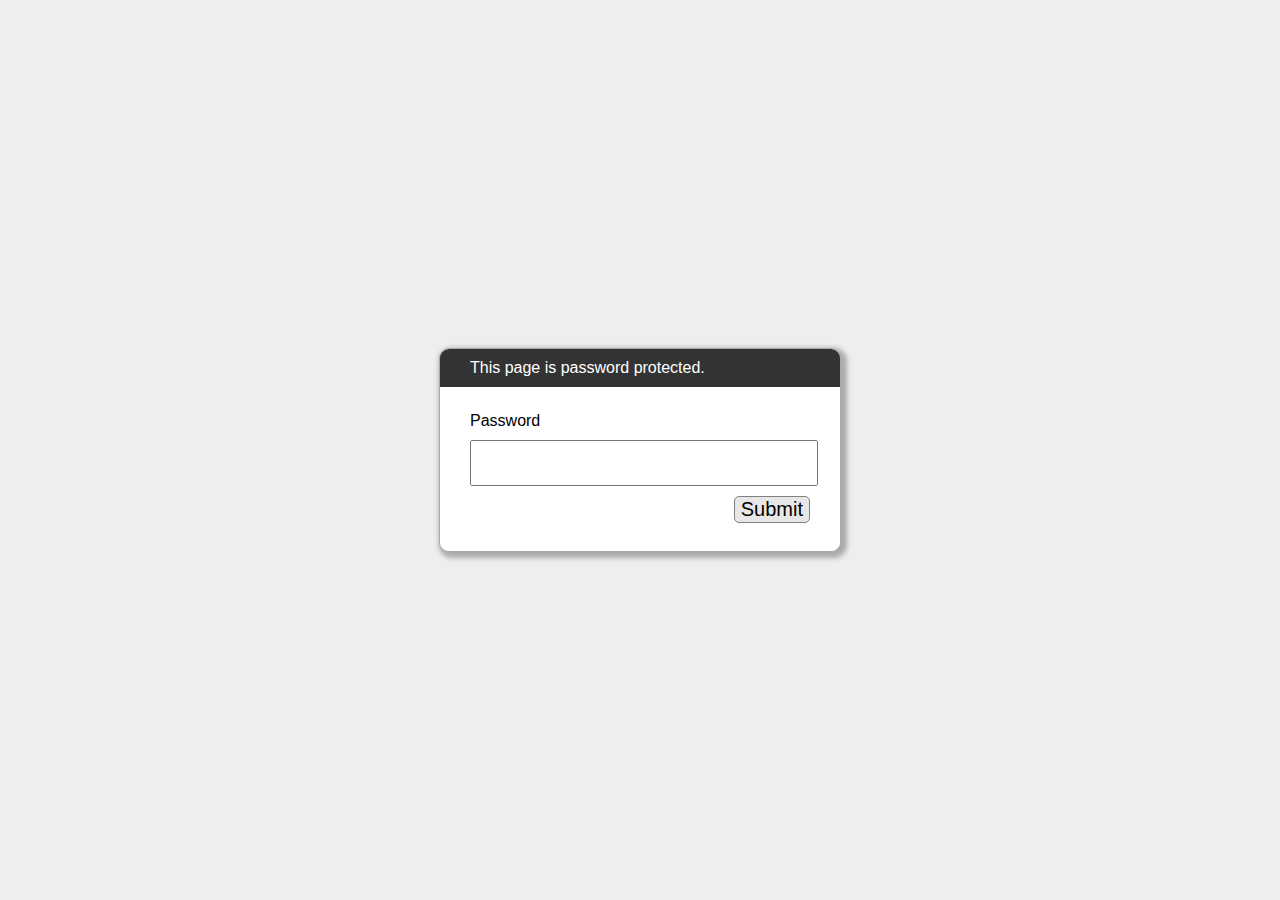
<file: CutSheets/HamRemote.html>
﻿<!DOCTYPE html>
<html lang="en">
  <head>
    <meta charset="utf-8">
    <meta name="viewport" content="width=device-width, initial-scale=1">
    <meta name="robots" content="noindex, nofollow">
    <title>Password Protected Page</title>
    <style>
        html, body {
            margin: 0;
            width: 100%;
            height: 100%;
            font-family: Arial, Helvetica, sans-serif;
        }
        #dialogText {
            padding: 10px 30px;
            color: white;
            background-color: #333333;
        }
        
        #dialogWrap {
            position: absolute;
            top: 0;
            left: 0;
            width: 100%;
            height: 100%;
            display: table;
            background-color: #EEEEEE;
        }
        
        #dialogWrapCell {
            display: table-cell;
            text-align: center;
            vertical-align: middle;
        }
        
        #mainDialog {
            max-width: 400px;
            margin: 5px;
            border: solid #AAAAAA 1px;
            border-radius: 10px;
            box-shadow: 3px 3px 5px 3px #AAAAAA;
            margin-left: auto;
            margin-right: auto;
            background-color: #FFFFFF;
            overflow: hidden;
            text-align: left;
        }
        #passArea {
            padding: 20px 30px;
            background-color: white;
        }
        #passArea > * {
            margin: 5px auto;
        }
        #pass {
            width: 100%;
            height: 40px;
            font-size: 30px;
        }
        
        #messageWrapper {
            float: left;
            vertical-align: middle;
            line-height: 30px;
        }
        
        .notifyText {
            display: none;
        }
        
        #invalidPass {
            color: red;
        }
        
        #success {
            color: green;
        }
        
        #submitPass {
            font-size: 20px;
            border-radius: 5px;
            background-color: #E7E7E7;
            border: solid gray 1px;
            float: right;
        }
        #contentFrame {
            position: absolute;
            top: 0;
            left: 0;
            width: 100%;
            height: 100%;
        }
    </style>
  </head>
  <body>
    <iframe id="contentFrame" frameBorder="0" allowfullscreen></iframe>
    <div id="dialogWrap">
        <div id="dialogWrapCell">
            <div id="mainDialog">
                <div id="dialogText">This page is password protected.</div>
                <div id="passArea">
                    <p id="passwordPrompt">Password</p>
                    <input id="pass" type="password" name="pass">
                    <div>
                        <span id="messageWrapper">
                            <span id="invalidPass" class="notifyText">Sorry, please try again.</span>
                            <span id="success" class="notifyText">Success!</span>
                            &nbsp;
                        </span>
                        <button id="submitPass" type="button">Submit</button>
                        <div style="clear: both;"></div>
                    </div>
                </div>
            </div>
        </div>
    </div>
    <script>
/*
CryptoJS v3.1.2
code.google.com/p/crypto-js
(c) 2009-2013 by Jeff Mott. All rights reserved.
code.google.com/p/crypto-js/wiki/License
*/
var CryptoJS=CryptoJS||function(u,p){var d={},l=d.lib={},s=function(){},t=l.Base={extend:function(a){s.prototype=this;var c=new s;a&&c.mixIn(a);c.hasOwnProperty("init")||(c.init=function(){c.$super.init.apply(this,arguments)});c.init.prototype=c;c.$super=this;return c},create:function(){var a=this.extend();a.init.apply(a,arguments);return a},init:function(){},mixIn:function(a){for(var c in a)a.hasOwnProperty(c)&&(this[c]=a[c]);a.hasOwnProperty("toString")&&(this.toString=a.toString)},clone:function(){return this.init.prototype.extend(this)}},
r=l.WordArray=t.extend({init:function(a,c){a=this.words=a||[];this.sigBytes=c!=p?c:4*a.length},toString:function(a){return(a||v).stringify(this)},concat:function(a){var c=this.words,e=a.words,j=this.sigBytes;a=a.sigBytes;this.clamp();if(j%4)for(var k=0;k<a;k++)c[j+k>>>2]|=(e[k>>>2]>>>24-8*(k%4)&255)<<24-8*((j+k)%4);else if(65535<e.length)for(k=0;k<a;k+=4)c[j+k>>>2]=e[k>>>2];else c.push.apply(c,e);this.sigBytes+=a;return this},clamp:function(){var a=this.words,c=this.sigBytes;a[c>>>2]&=4294967295<<
32-8*(c%4);a.length=u.ceil(c/4)},clone:function(){var a=t.clone.call(this);a.words=this.words.slice(0);return a},random:function(a){for(var c=[],e=0;e<a;e+=4)c.push(4294967296*u.random()|0);return new r.init(c,a)}}),w=d.enc={},v=w.Hex={stringify:function(a){var c=a.words;a=a.sigBytes;for(var e=[],j=0;j<a;j++){var k=c[j>>>2]>>>24-8*(j%4)&255;e.push((k>>>4).toString(16));e.push((k&15).toString(16))}return e.join("")},parse:function(a){for(var c=a.length,e=[],j=0;j<c;j+=2)e[j>>>3]|=parseInt(a.substr(j,
2),16)<<24-4*(j%8);return new r.init(e,c/2)}},b=w.Latin1={stringify:function(a){var c=a.words;a=a.sigBytes;for(var e=[],j=0;j<a;j++)e.push(String.fromCharCode(c[j>>>2]>>>24-8*(j%4)&255));return e.join("")},parse:function(a){for(var c=a.length,e=[],j=0;j<c;j++)e[j>>>2]|=(a.charCodeAt(j)&255)<<24-8*(j%4);return new r.init(e,c)}},x=w.Utf8={stringify:function(a){try{return decodeURIComponent(escape(b.stringify(a)))}catch(c){throw Error("Malformed UTF-8 data");}},parse:function(a){return b.parse(unescape(encodeURIComponent(a)))}},
q=l.BufferedBlockAlgorithm=t.extend({reset:function(){this._data=new r.init;this._nDataBytes=0},_append:function(a){"string"==typeof a&&(a=x.parse(a));this._data.concat(a);this._nDataBytes+=a.sigBytes},_process:function(a){var c=this._data,e=c.words,j=c.sigBytes,k=this.blockSize,b=j/(4*k),b=a?u.ceil(b):u.max((b|0)-this._minBufferSize,0);a=b*k;j=u.min(4*a,j);if(a){for(var q=0;q<a;q+=k)this._doProcessBlock(e,q);q=e.splice(0,a);c.sigBytes-=j}return new r.init(q,j)},clone:function(){var a=t.clone.call(this);
a._data=this._data.clone();return a},_minBufferSize:0});l.Hasher=q.extend({cfg:t.extend(),init:function(a){this.cfg=this.cfg.extend(a);this.reset()},reset:function(){q.reset.call(this);this._doReset()},update:function(a){this._append(a);this._process();return this},finalize:function(a){a&&this._append(a);return this._doFinalize()},blockSize:16,_createHelper:function(a){return function(b,e){return(new a.init(e)).finalize(b)}},_createHmacHelper:function(a){return function(b,e){return(new n.HMAC.init(a,
e)).finalize(b)}}});var n=d.algo={};return d}(Math);
(function(){var u=CryptoJS,p=u.lib.WordArray;u.enc.Base64={stringify:function(d){var l=d.words,p=d.sigBytes,t=this._map;d.clamp();d=[];for(var r=0;r<p;r+=3)for(var w=(l[r>>>2]>>>24-8*(r%4)&255)<<16|(l[r+1>>>2]>>>24-8*((r+1)%4)&255)<<8|l[r+2>>>2]>>>24-8*((r+2)%4)&255,v=0;4>v&&r+0.75*v<p;v++)d.push(t.charAt(w>>>6*(3-v)&63));if(l=t.charAt(64))for(;d.length%4;)d.push(l);return d.join("")},parse:function(d){var l=d.length,s=this._map,t=s.charAt(64);t&&(t=d.indexOf(t),-1!=t&&(l=t));for(var t=[],r=0,w=0;w<
l;w++)if(w%4){var v=s.indexOf(d.charAt(w-1))<<2*(w%4),b=s.indexOf(d.charAt(w))>>>6-2*(w%4);t[r>>>2]|=(v|b)<<24-8*(r%4);r++}return p.create(t,r)},_map:"ABCDEFGHIJKLMNOPQRSTUVWXYZabcdefghijklmnopqrstuvwxyz0123456789+/="}})();
(function(u){function p(b,n,a,c,e,j,k){b=b+(n&a|~n&c)+e+k;return(b<<j|b>>>32-j)+n}function d(b,n,a,c,e,j,k){b=b+(n&c|a&~c)+e+k;return(b<<j|b>>>32-j)+n}function l(b,n,a,c,e,j,k){b=b+(n^a^c)+e+k;return(b<<j|b>>>32-j)+n}function s(b,n,a,c,e,j,k){b=b+(a^(n|~c))+e+k;return(b<<j|b>>>32-j)+n}for(var t=CryptoJS,r=t.lib,w=r.WordArray,v=r.Hasher,r=t.algo,b=[],x=0;64>x;x++)b[x]=4294967296*u.abs(u.sin(x+1))|0;r=r.MD5=v.extend({_doReset:function(){this._hash=new w.init([1732584193,4023233417,2562383102,271733878])},
_doProcessBlock:function(q,n){for(var a=0;16>a;a++){var c=n+a,e=q[c];q[c]=(e<<8|e>>>24)&16711935|(e<<24|e>>>8)&4278255360}var a=this._hash.words,c=q[n+0],e=q[n+1],j=q[n+2],k=q[n+3],z=q[n+4],r=q[n+5],t=q[n+6],w=q[n+7],v=q[n+8],A=q[n+9],B=q[n+10],C=q[n+11],u=q[n+12],D=q[n+13],E=q[n+14],x=q[n+15],f=a[0],m=a[1],g=a[2],h=a[3],f=p(f,m,g,h,c,7,b[0]),h=p(h,f,m,g,e,12,b[1]),g=p(g,h,f,m,j,17,b[2]),m=p(m,g,h,f,k,22,b[3]),f=p(f,m,g,h,z,7,b[4]),h=p(h,f,m,g,r,12,b[5]),g=p(g,h,f,m,t,17,b[6]),m=p(m,g,h,f,w,22,b[7]),
f=p(f,m,g,h,v,7,b[8]),h=p(h,f,m,g,A,12,b[9]),g=p(g,h,f,m,B,17,b[10]),m=p(m,g,h,f,C,22,b[11]),f=p(f,m,g,h,u,7,b[12]),h=p(h,f,m,g,D,12,b[13]),g=p(g,h,f,m,E,17,b[14]),m=p(m,g,h,f,x,22,b[15]),f=d(f,m,g,h,e,5,b[16]),h=d(h,f,m,g,t,9,b[17]),g=d(g,h,f,m,C,14,b[18]),m=d(m,g,h,f,c,20,b[19]),f=d(f,m,g,h,r,5,b[20]),h=d(h,f,m,g,B,9,b[21]),g=d(g,h,f,m,x,14,b[22]),m=d(m,g,h,f,z,20,b[23]),f=d(f,m,g,h,A,5,b[24]),h=d(h,f,m,g,E,9,b[25]),g=d(g,h,f,m,k,14,b[26]),m=d(m,g,h,f,v,20,b[27]),f=d(f,m,g,h,D,5,b[28]),h=d(h,f,
m,g,j,9,b[29]),g=d(g,h,f,m,w,14,b[30]),m=d(m,g,h,f,u,20,b[31]),f=l(f,m,g,h,r,4,b[32]),h=l(h,f,m,g,v,11,b[33]),g=l(g,h,f,m,C,16,b[34]),m=l(m,g,h,f,E,23,b[35]),f=l(f,m,g,h,e,4,b[36]),h=l(h,f,m,g,z,11,b[37]),g=l(g,h,f,m,w,16,b[38]),m=l(m,g,h,f,B,23,b[39]),f=l(f,m,g,h,D,4,b[40]),h=l(h,f,m,g,c,11,b[41]),g=l(g,h,f,m,k,16,b[42]),m=l(m,g,h,f,t,23,b[43]),f=l(f,m,g,h,A,4,b[44]),h=l(h,f,m,g,u,11,b[45]),g=l(g,h,f,m,x,16,b[46]),m=l(m,g,h,f,j,23,b[47]),f=s(f,m,g,h,c,6,b[48]),h=s(h,f,m,g,w,10,b[49]),g=s(g,h,f,m,
E,15,b[50]),m=s(m,g,h,f,r,21,b[51]),f=s(f,m,g,h,u,6,b[52]),h=s(h,f,m,g,k,10,b[53]),g=s(g,h,f,m,B,15,b[54]),m=s(m,g,h,f,e,21,b[55]),f=s(f,m,g,h,v,6,b[56]),h=s(h,f,m,g,x,10,b[57]),g=s(g,h,f,m,t,15,b[58]),m=s(m,g,h,f,D,21,b[59]),f=s(f,m,g,h,z,6,b[60]),h=s(h,f,m,g,C,10,b[61]),g=s(g,h,f,m,j,15,b[62]),m=s(m,g,h,f,A,21,b[63]);a[0]=a[0]+f|0;a[1]=a[1]+m|0;a[2]=a[2]+g|0;a[3]=a[3]+h|0},_doFinalize:function(){var b=this._data,n=b.words,a=8*this._nDataBytes,c=8*b.sigBytes;n[c>>>5]|=128<<24-c%32;var e=u.floor(a/
4294967296);n[(c+64>>>9<<4)+15]=(e<<8|e>>>24)&16711935|(e<<24|e>>>8)&4278255360;n[(c+64>>>9<<4)+14]=(a<<8|a>>>24)&16711935|(a<<24|a>>>8)&4278255360;b.sigBytes=4*(n.length+1);this._process();b=this._hash;n=b.words;for(a=0;4>a;a++)c=n[a],n[a]=(c<<8|c>>>24)&16711935|(c<<24|c>>>8)&4278255360;return b},clone:function(){var b=v.clone.call(this);b._hash=this._hash.clone();return b}});t.MD5=v._createHelper(r);t.HmacMD5=v._createHmacHelper(r)})(Math);
(function(){var u=CryptoJS,p=u.lib,d=p.Base,l=p.WordArray,p=u.algo,s=p.EvpKDF=d.extend({cfg:d.extend({keySize:4,hasher:p.MD5,iterations:1}),init:function(d){this.cfg=this.cfg.extend(d)},compute:function(d,r){for(var p=this.cfg,s=p.hasher.create(),b=l.create(),u=b.words,q=p.keySize,p=p.iterations;u.length<q;){n&&s.update(n);var n=s.update(d).finalize(r);s.reset();for(var a=1;a<p;a++)n=s.finalize(n),s.reset();b.concat(n)}b.sigBytes=4*q;return b}});u.EvpKDF=function(d,l,p){return s.create(p).compute(d,
l)}})();
CryptoJS.lib.Cipher||function(u){var p=CryptoJS,d=p.lib,l=d.Base,s=d.WordArray,t=d.BufferedBlockAlgorithm,r=p.enc.Base64,w=p.algo.EvpKDF,v=d.Cipher=t.extend({cfg:l.extend(),createEncryptor:function(e,a){return this.create(this._ENC_XFORM_MODE,e,a)},createDecryptor:function(e,a){return this.create(this._DEC_XFORM_MODE,e,a)},init:function(e,a,b){this.cfg=this.cfg.extend(b);this._xformMode=e;this._key=a;this.reset()},reset:function(){t.reset.call(this);this._doReset()},process:function(e){this._append(e);return this._process()},
finalize:function(e){e&&this._append(e);return this._doFinalize()},keySize:4,ivSize:4,_ENC_XFORM_MODE:1,_DEC_XFORM_MODE:2,_createHelper:function(e){return{encrypt:function(b,k,d){return("string"==typeof k?c:a).encrypt(e,b,k,d)},decrypt:function(b,k,d){return("string"==typeof k?c:a).decrypt(e,b,k,d)}}}});d.StreamCipher=v.extend({_doFinalize:function(){return this._process(!0)},blockSize:1});var b=p.mode={},x=function(e,a,b){var c=this._iv;c?this._iv=u:c=this._prevBlock;for(var d=0;d<b;d++)e[a+d]^=
c[d]},q=(d.BlockCipherMode=l.extend({createEncryptor:function(e,a){return this.Encryptor.create(e,a)},createDecryptor:function(e,a){return this.Decryptor.create(e,a)},init:function(e,a){this._cipher=e;this._iv=a}})).extend();q.Encryptor=q.extend({processBlock:function(e,a){var b=this._cipher,c=b.blockSize;x.call(this,e,a,c);b.encryptBlock(e,a);this._prevBlock=e.slice(a,a+c)}});q.Decryptor=q.extend({processBlock:function(e,a){var b=this._cipher,c=b.blockSize,d=e.slice(a,a+c);b.decryptBlock(e,a);x.call(this,
e,a,c);this._prevBlock=d}});b=b.CBC=q;q=(p.pad={}).Pkcs7={pad:function(a,b){for(var c=4*b,c=c-a.sigBytes%c,d=c<<24|c<<16|c<<8|c,l=[],n=0;n<c;n+=4)l.push(d);c=s.create(l,c);a.concat(c)},unpad:function(a){a.sigBytes-=a.words[a.sigBytes-1>>>2]&255}};d.BlockCipher=v.extend({cfg:v.cfg.extend({mode:b,padding:q}),reset:function(){v.reset.call(this);var a=this.cfg,b=a.iv,a=a.mode;if(this._xformMode==this._ENC_XFORM_MODE)var c=a.createEncryptor;else c=a.createDecryptor,this._minBufferSize=1;this._mode=c.call(a,
this,b&&b.words)},_doProcessBlock:function(a,b){this._mode.processBlock(a,b)},_doFinalize:function(){var a=this.cfg.padding;if(this._xformMode==this._ENC_XFORM_MODE){a.pad(this._data,this.blockSize);var b=this._process(!0)}else b=this._process(!0),a.unpad(b);return b},blockSize:4});var n=d.CipherParams=l.extend({init:function(a){this.mixIn(a)},toString:function(a){return(a||this.formatter).stringify(this)}}),b=(p.format={}).OpenSSL={stringify:function(a){var b=a.ciphertext;a=a.salt;return(a?s.create([1398893684,
1701076831]).concat(a).concat(b):b).toString(r)},parse:function(a){a=r.parse(a);var b=a.words;if(1398893684==b[0]&&1701076831==b[1]){var c=s.create(b.slice(2,4));b.splice(0,4);a.sigBytes-=16}return n.create({ciphertext:a,salt:c})}},a=d.SerializableCipher=l.extend({cfg:l.extend({format:b}),encrypt:function(a,b,c,d){d=this.cfg.extend(d);var l=a.createEncryptor(c,d);b=l.finalize(b);l=l.cfg;return n.create({ciphertext:b,key:c,iv:l.iv,algorithm:a,mode:l.mode,padding:l.padding,blockSize:a.blockSize,formatter:d.format})},
decrypt:function(a,b,c,d){d=this.cfg.extend(d);b=this._parse(b,d.format);return a.createDecryptor(c,d).finalize(b.ciphertext)},_parse:function(a,b){return"string"==typeof a?b.parse(a,this):a}}),p=(p.kdf={}).OpenSSL={execute:function(a,b,c,d){d||(d=s.random(8));a=w.create({keySize:b+c}).compute(a,d);c=s.create(a.words.slice(b),4*c);a.sigBytes=4*b;return n.create({key:a,iv:c,salt:d})}},c=d.PasswordBasedCipher=a.extend({cfg:a.cfg.extend({kdf:p}),encrypt:function(b,c,d,l){l=this.cfg.extend(l);d=l.kdf.execute(d,
b.keySize,b.ivSize);l.iv=d.iv;b=a.encrypt.call(this,b,c,d.key,l);b.mixIn(d);return b},decrypt:function(b,c,d,l){l=this.cfg.extend(l);c=this._parse(c,l.format);d=l.kdf.execute(d,b.keySize,b.ivSize,c.salt);l.iv=d.iv;return a.decrypt.call(this,b,c,d.key,l)}})}();
(function(){for(var u=CryptoJS,p=u.lib.BlockCipher,d=u.algo,l=[],s=[],t=[],r=[],w=[],v=[],b=[],x=[],q=[],n=[],a=[],c=0;256>c;c++)a[c]=128>c?c<<1:c<<1^283;for(var e=0,j=0,c=0;256>c;c++){var k=j^j<<1^j<<2^j<<3^j<<4,k=k>>>8^k&255^99;l[e]=k;s[k]=e;var z=a[e],F=a[z],G=a[F],y=257*a[k]^16843008*k;t[e]=y<<24|y>>>8;r[e]=y<<16|y>>>16;w[e]=y<<8|y>>>24;v[e]=y;y=16843009*G^65537*F^257*z^16843008*e;b[k]=y<<24|y>>>8;x[k]=y<<16|y>>>16;q[k]=y<<8|y>>>24;n[k]=y;e?(e=z^a[a[a[G^z]]],j^=a[a[j]]):e=j=1}var H=[0,1,2,4,8,
16,32,64,128,27,54],d=d.AES=p.extend({_doReset:function(){for(var a=this._key,c=a.words,d=a.sigBytes/4,a=4*((this._nRounds=d+6)+1),e=this._keySchedule=[],j=0;j<a;j++)if(j<d)e[j]=c[j];else{var k=e[j-1];j%d?6<d&&4==j%d&&(k=l[k>>>24]<<24|l[k>>>16&255]<<16|l[k>>>8&255]<<8|l[k&255]):(k=k<<8|k>>>24,k=l[k>>>24]<<24|l[k>>>16&255]<<16|l[k>>>8&255]<<8|l[k&255],k^=H[j/d|0]<<24);e[j]=e[j-d]^k}c=this._invKeySchedule=[];for(d=0;d<a;d++)j=a-d,k=d%4?e[j]:e[j-4],c[d]=4>d||4>=j?k:b[l[k>>>24]]^x[l[k>>>16&255]]^q[l[k>>>
8&255]]^n[l[k&255]]},encryptBlock:function(a,b){this._doCryptBlock(a,b,this._keySchedule,t,r,w,v,l)},decryptBlock:function(a,c){var d=a[c+1];a[c+1]=a[c+3];a[c+3]=d;this._doCryptBlock(a,c,this._invKeySchedule,b,x,q,n,s);d=a[c+1];a[c+1]=a[c+3];a[c+3]=d},_doCryptBlock:function(a,b,c,d,e,j,l,f){for(var m=this._nRounds,g=a[b]^c[0],h=a[b+1]^c[1],k=a[b+2]^c[2],n=a[b+3]^c[3],p=4,r=1;r<m;r++)var q=d[g>>>24]^e[h>>>16&255]^j[k>>>8&255]^l[n&255]^c[p++],s=d[h>>>24]^e[k>>>16&255]^j[n>>>8&255]^l[g&255]^c[p++],t=
d[k>>>24]^e[n>>>16&255]^j[g>>>8&255]^l[h&255]^c[p++],n=d[n>>>24]^e[g>>>16&255]^j[h>>>8&255]^l[k&255]^c[p++],g=q,h=s,k=t;q=(f[g>>>24]<<24|f[h>>>16&255]<<16|f[k>>>8&255]<<8|f[n&255])^c[p++];s=(f[h>>>24]<<24|f[k>>>16&255]<<16|f[n>>>8&255]<<8|f[g&255])^c[p++];t=(f[k>>>24]<<24|f[n>>>16&255]<<16|f[g>>>8&255]<<8|f[h&255])^c[p++];n=(f[n>>>24]<<24|f[g>>>16&255]<<16|f[h>>>8&255]<<8|f[k&255])^c[p++];a[b]=q;a[b+1]=s;a[b+2]=t;a[b+3]=n},keySize:8});u.AES=p._createHelper(d)})();
    </script>
    <script>
/*
CryptoJS v3.1.2
code.google.com/p/crypto-js
(c) 2009-2013 by Jeff Mott. All rights reserved.
code.google.com/p/crypto-js/wiki/License
*/
var CryptoJS=CryptoJS||function(g,j){var e={},d=e.lib={},m=function(){},n=d.Base={extend:function(a){m.prototype=this;var c=new m;a&&c.mixIn(a);c.hasOwnProperty("init")||(c.init=function(){c.$super.init.apply(this,arguments)});c.init.prototype=c;c.$super=this;return c},create:function(){var a=this.extend();a.init.apply(a,arguments);return a},init:function(){},mixIn:function(a){for(var c in a)a.hasOwnProperty(c)&&(this[c]=a[c]);a.hasOwnProperty("toString")&&(this.toString=a.toString)},clone:function(){return this.init.prototype.extend(this)}},
q=d.WordArray=n.extend({init:function(a,c){a=this.words=a||[];this.sigBytes=c!=j?c:4*a.length},toString:function(a){return(a||l).stringify(this)},concat:function(a){var c=this.words,p=a.words,f=this.sigBytes;a=a.sigBytes;this.clamp();if(f%4)for(var b=0;b<a;b++)c[f+b>>>2]|=(p[b>>>2]>>>24-8*(b%4)&255)<<24-8*((f+b)%4);else if(65535<p.length)for(b=0;b<a;b+=4)c[f+b>>>2]=p[b>>>2];else c.push.apply(c,p);this.sigBytes+=a;return this},clamp:function(){var a=this.words,c=this.sigBytes;a[c>>>2]&=4294967295<<
32-8*(c%4);a.length=g.ceil(c/4)},clone:function(){var a=n.clone.call(this);a.words=this.words.slice(0);return a},random:function(a){for(var c=[],b=0;b<a;b+=4)c.push(4294967296*g.random()|0);return new q.init(c,a)}}),b=e.enc={},l=b.Hex={stringify:function(a){var c=a.words;a=a.sigBytes;for(var b=[],f=0;f<a;f++){var d=c[f>>>2]>>>24-8*(f%4)&255;b.push((d>>>4).toString(16));b.push((d&15).toString(16))}return b.join("")},parse:function(a){for(var c=a.length,b=[],f=0;f<c;f+=2)b[f>>>3]|=parseInt(a.substr(f,
2),16)<<24-4*(f%8);return new q.init(b,c/2)}},k=b.Latin1={stringify:function(a){var c=a.words;a=a.sigBytes;for(var b=[],f=0;f<a;f++)b.push(String.fromCharCode(c[f>>>2]>>>24-8*(f%4)&255));return b.join("")},parse:function(a){for(var c=a.length,b=[],f=0;f<c;f++)b[f>>>2]|=(a.charCodeAt(f)&255)<<24-8*(f%4);return new q.init(b,c)}},h=b.Utf8={stringify:function(a){try{return decodeURIComponent(escape(k.stringify(a)))}catch(b){throw Error("Malformed UTF-8 data");}},parse:function(a){return k.parse(unescape(encodeURIComponent(a)))}},
u=d.BufferedBlockAlgorithm=n.extend({reset:function(){this._data=new q.init;this._nDataBytes=0},_append:function(a){"string"==typeof a&&(a=h.parse(a));this._data.concat(a);this._nDataBytes+=a.sigBytes},_process:function(a){var b=this._data,d=b.words,f=b.sigBytes,l=this.blockSize,e=f/(4*l),e=a?g.ceil(e):g.max((e|0)-this._minBufferSize,0);a=e*l;f=g.min(4*a,f);if(a){for(var h=0;h<a;h+=l)this._doProcessBlock(d,h);h=d.splice(0,a);b.sigBytes-=f}return new q.init(h,f)},clone:function(){var a=n.clone.call(this);
a._data=this._data.clone();return a},_minBufferSize:0});d.Hasher=u.extend({cfg:n.extend(),init:function(a){this.cfg=this.cfg.extend(a);this.reset()},reset:function(){u.reset.call(this);this._doReset()},update:function(a){this._append(a);this._process();return this},finalize:function(a){a&&this._append(a);return this._doFinalize()},blockSize:16,_createHelper:function(a){return function(b,d){return(new a.init(d)).finalize(b)}},_createHmacHelper:function(a){return function(b,d){return(new w.HMAC.init(a,
d)).finalize(b)}}});var w=e.algo={};return e}(Math);
(function(){var g=CryptoJS,j=g.lib,e=j.WordArray,d=j.Hasher,m=[],j=g.algo.SHA1=d.extend({_doReset:function(){this._hash=new e.init([1732584193,4023233417,2562383102,271733878,3285377520])},_doProcessBlock:function(d,e){for(var b=this._hash.words,l=b[0],k=b[1],h=b[2],g=b[3],j=b[4],a=0;80>a;a++){if(16>a)m[a]=d[e+a]|0;else{var c=m[a-3]^m[a-8]^m[a-14]^m[a-16];m[a]=c<<1|c>>>31}c=(l<<5|l>>>27)+j+m[a];c=20>a?c+((k&h|~k&g)+1518500249):40>a?c+((k^h^g)+1859775393):60>a?c+((k&h|k&g|h&g)-1894007588):c+((k^h^
g)-899497514);j=g;g=h;h=k<<30|k>>>2;k=l;l=c}b[0]=b[0]+l|0;b[1]=b[1]+k|0;b[2]=b[2]+h|0;b[3]=b[3]+g|0;b[4]=b[4]+j|0},_doFinalize:function(){var d=this._data,e=d.words,b=8*this._nDataBytes,l=8*d.sigBytes;e[l>>>5]|=128<<24-l%32;e[(l+64>>>9<<4)+14]=Math.floor(b/4294967296);e[(l+64>>>9<<4)+15]=b;d.sigBytes=4*e.length;this._process();return this._hash},clone:function(){var e=d.clone.call(this);e._hash=this._hash.clone();return e}});g.SHA1=d._createHelper(j);g.HmacSHA1=d._createHmacHelper(j)})();
(function(){var g=CryptoJS,j=g.enc.Utf8;g.algo.HMAC=g.lib.Base.extend({init:function(e,d){e=this._hasher=new e.init;"string"==typeof d&&(d=j.parse(d));var g=e.blockSize,n=4*g;d.sigBytes>n&&(d=e.finalize(d));d.clamp();for(var q=this._oKey=d.clone(),b=this._iKey=d.clone(),l=q.words,k=b.words,h=0;h<g;h++)l[h]^=1549556828,k[h]^=909522486;q.sigBytes=b.sigBytes=n;this.reset()},reset:function(){var e=this._hasher;e.reset();e.update(this._iKey)},update:function(e){this._hasher.update(e);return this},finalize:function(e){var d=
this._hasher;e=d.finalize(e);d.reset();return d.finalize(this._oKey.clone().concat(e))}})})();
(function(){var g=CryptoJS,j=g.lib,e=j.Base,d=j.WordArray,j=g.algo,m=j.HMAC,n=j.PBKDF2=e.extend({cfg:e.extend({keySize:4,hasher:j.SHA1,iterations:1}),init:function(d){this.cfg=this.cfg.extend(d)},compute:function(e,b){for(var g=this.cfg,k=m.create(g.hasher,e),h=d.create(),j=d.create([1]),n=h.words,a=j.words,c=g.keySize,g=g.iterations;n.length<c;){var p=k.update(b).finalize(j);k.reset();for(var f=p.words,v=f.length,s=p,t=1;t<g;t++){s=k.finalize(s);k.reset();for(var x=s.words,r=0;r<v;r++)f[r]^=x[r]}h.concat(p);
a[0]++}h.sigBytes=4*c;return h}});g.PBKDF2=function(d,b,e){return n.create(e).compute(d,b)}})();
    </script>
    <script>
        /*! srcdoc-polyfill - v0.1.1 - 2013-03-01
        * http://github.com/jugglinmike/srcdoc-polyfill/
        * Copyright (c) 2013 Mike Pennisi; Licensed MIT */
        (function( window, document, undefined ) {
	
	        var idx, iframes;
	        var _srcDoc = window.srcDoc;
	        var isCompliant = !!("srcdoc" in document.createElement("iframe"));
	        var implementations = {
		        compliant: function( iframe, content ) {

			        if (content) {
				        iframe.setAttribute("srcdoc", content);
			        }
		        },
		        legacy: function( iframe, content ) {

			        var jsUrl;

			        if (!iframe || !iframe.getAttribute) {
				        return;
			        }

			        if (!content) {
				        content = iframe.getAttribute("srcdoc");
			        } else {
				        iframe.setAttribute("srcdoc", content);
			        }

			        if (content) {
				        // The value returned by a script-targeted URL will be used as
				        // the iFrame's content. Create such a URL which returns the
				        // iFrame element's `srcdoc` attribute.
				        jsUrl = "javascript: window.frameElement.getAttribute('srcdoc');";

				        iframe.setAttribute("src", jsUrl);

				        // Explicitly set the iFrame's window.location for
				        // compatability with IE9, which does not react to changes in
				        // the `src` attribute when it is a `javascript:` URL, for
				        // some reason
				        if (iframe.contentWindow) {
					        iframe.contentWindow.location = jsUrl;
				        }
			        }
		        }
	        };
	        var srcDoc = window.srcDoc = {
		        // Assume the best
		        set: implementations.compliant,
		        noConflict: function() {
			        window.srcDoc = _srcDoc;
			        return srcDoc;
		        }
	        };

	        // If the browser supports srcdoc, no shimming is necessary
	        if (isCompliant) {
		        return;
	        }

	        srcDoc.set = implementations.legacy;

	        // Automatically shim any iframes already present in the document
	        iframes = document.getElementsByTagName("iframe");
	        idx = iframes.length;

	        while (idx--) {
		        srcDoc.set( iframes[idx] );
	        }

        }( this, this.document ));
    </script>
    <script>
        var pl = {"salt":"WFZdqzd1K/lqoLALnCeFg/NyxAvepJNjnJpRYjjUUvU=","iv":"E1oVbt9lc+nhX6BaFgjcUA==","data":"57sAMO3t8fd+ARENiKZ6Snj7ZtfHdD84o8+krxuojIhUwKdcNyuSAPILb45H2BLiOHQ/[base64]/FN8p8i9kSsI6yzzG/EBF36Jo1g2NKhV+p9oe5BU5CL/dpFSDsm29tLAL62L8T4ZmPpcZUaw3dmJSnjny0sAENoed/ESmVKinJ343jCCip4kvhPFM5sprxl/[base64]/WrjLPWBtCzJ2pkZ8WWZC6LwLQ0f/38Tg7ej+GjVSE8yOqzUk9H+jBbNhb5XL56Mick+fgk/uoBwVs9VAI1Z76k/pZwHS0/NKdzxAt5JEhCErkp+OShVTpsNNDly87mZ8jmiq/XirrqIVyDRsWabuQ3IDdXy+fdUX4ws6t+Fjrjwm7WeGLP+3PCFkCQbCfP0RFDvVJqBJjSkrSgL6NbEjuzKNA7Bh/VQYKzoDmIBLfJbcyy8LxccKhKFVrPqCHxMvUorqIpGA0KdoapbXncTyFKNr/4hqYafF7CT2hL0D6Llk1HdalY+FNPXE/5GOBftVD/kiBJYfkJ+7ii+XF/KnLtepMvyrViuoNL2d0OKNpLwNLXfUeU2Mkm/mNLBZ6MtImVop9bQG7lYGl9eqXfRUFLBr34fd5zNKlo9MzPz/hHMSGYMKP+LPYJw7Gxua4QGVMTuQMTfNt2kQmh9AqW1qEPwanxzxoXcydkWyK6HaTUaDEsU16wjNwe2BlJQ5SryoGXHPSWfvs2+Eb8NRgnMtqGuoIom2uCCbIOBZpBPPjt1Mtb3F5iFYmD/xOePR9ZAlzXsULdb1pUoJHCQvioLaJ16mN4ECUBmOphqxuYsAClhjKzfnJ/BcFCgB+wjJLUnPglC60RsZLZzO46kagp2dMvpfocPifnxMj74KOyXCaTAs4BCaq0VBNPEQ84osh8+fKuotFw4ZqLLYPxJduJgunfD9jax1yDIXmPbfsgWgBVDfOh3faoa7yiIh//BPgNJQNeAdiqav4DxZCtR5iGQ7Yq5I5EXZk39+qHg/b1JNiXqr1Yy1Ac1djxhpQ0QTXKjSojCEJ5NstZuAlBoio5i+N3lH66mJeNu6+Z6oH4+8zTVL4YIu6TOcBpIavVkGPkeVHXTuqOsoeKouuTqt1T0nbGMqjeUdNnfdDRcQVWN7FylTOdkrSO6yz+rK2WuDKUh9IhTHZBa/t+9G8A6+fvejbyn9o1nL28jV2aMFb39f9FJR2/3kmYXDshyIM3ABfSRu0/4QGnNB1O3mHw0bPWM3RhO9fINhKonV6lCFuEppVZigg3G38u5I1miTYEzS28jSIa6NGNl70tgDTklBxXxI+TOGUY5nDqS3tyP3vCTVeMku4botX1TcjC7OSwfSZMgQtQOWsuMMn/WSQvJTVUJk/u53hSq47a5zSrOf3Qy55/pBI4HeJJF78GNojqHfsTI1yYJGgtth8xgic7Bm6zf+166nSKJ3UD4wWwraRwG9xLyeDPY48dwP+nkFIhxQ52vT3FSZ9BbBZgFOqsgYLEq5naGA0jcEKhCwmIewmAI4oxyOZhTZ2DcnI84y0Szq73njV9O4x7sPZ+PdZn7OiUxMM7/kZNI45AtFUureXlABfg4dAHZYhpx/[base64]/xGbSI1nvOLD+Hr6JfBMjniLTH4SDxZl1jnzKwTdmbjggb8Ov+pwX9aicVFyfgD4TRCqPoKIP3P1sZbhp1dlAE03aTKP7KBK1EJkc8dv8Z3BJPZo3QwK4R6tJtk0OQVaj+wTi+p31j2/edn2CnE6qVX56JBxN9/962uFA/JMj6Rnnr9Psqu5Cp/uC8rMFj25QqdKL0SgNu5mViAW4e2kcFwVaI82q/ibzVtIOX5MG6WD6vvfJJYejCIb0esinBLe4w2dee1dyIwNfAnoYBzw3SbRcBK6/pxMI+WR4DiBLXvTJa4UaZ/yG3UVI+AO0WqGDPJSqXBpwns5UNWYs30fUKooNVZmX1uG5lbiApSvv1L7Iy6onidpgWHSOjTHPAB26pON1J2aK8aZ4Mr/9aoZCGbyCSH6ClSW0AeZmzoO6xI/j9UMxIELfXNlbMVH/[base64]/Kw/e5/C3gYw52zAS4jV3EIegg5XLNZZd0l/IQvzTMyC0MEd8S4MfvSkPncmHdVcJohUb7NZClmiq28Cb9XyG9i/+oZ3YdqSuOFe6pzfNAsdl6azeyFyjCXAi9zrblwwYFx2f6iP8twxceUBeklUDnFSnn1fJiW/eCoh3Ayn+gHOHQWG4LPa3cnM1lv1+jK3iyO28e5vKxCUup7fGF3MyYWGAKpKdr8Uy0BlT6E0m68+QltJmpeWPoVtHjcYytNusSeRbDIjWbs4aLMLgxjbG8HtKVNPh+ZMszOfQQd/djJ0iYNuEUQ4hWE3e+RbaE0TDYXXTmB5h0BPUyIQ7sHhwNMV4RlTVdZ9L/jFDdYbBcyHtaMDFWHsawcZ7VbJEmS0UgERDd70Lj3CYrsKMD2oR1lEz0J1U/QehjcWCkeltwZdh+qe61VjO/qDiZtX0eh9y+M86h7i4pSH5vtQyJfdRsg78HPaiBF+Pb+17XQ7HsHh8BcZKinzCGeIyFTgXK1oeW/re8eSRB50rBC1UQnyf5VRARv3IRHmcz4pkXYCqQC8+lBf9IAkdkBqCmvAJjP2vCHzbVH0CIxjR5mL7w9vysARefLvj6jC/drpqnVyLQwCyBAapvAMhDf/[base64]/jJDiO7l+g0a48lSRgCFUAiLgYOPPaGtendL8mMiC2H3eCIR1Dz+vDVklur9OQI0ceEXa+qsBvMZVRMV7rPyz8Y1mNLK/gOF1wkag2r6eYIlj49PFhycRALAqnLzJJqfpIj1z9grQ1heBWMuCmm3WPZRP8sdHI3Y+FNd7D+1cm0+e7Pk+S0guqRQszSOvpF/f8dfEt8WWHeza/KcuBD+PiL7ReasBYDGzTzFi7escPmatlAqpbMDYxCCFRuSNCXpanVXNnZJ2RJVhuqh6NKwSEVpKtCLHi8hOxoxZoGhdFp7RkFF9U4F29wYXrcACR1BFyKhRGkI7Fph7c0TJAjHwWc645znJ9yRqln/JiirfBm7PJT+Lrnw6D56tpmDgT5whc2208Xgga+Ce7qucc0jxtHNxkaXGUaInnnZRURhMeL7mNWKL/WLAZCv8vWBTZ3cZ2dcgdtW5R1/tx3zmEL/HnLD1brZbXZvvxn8MEbMLJEuWSNPPjlL1xX0i0WQeuYiGfNdED3RCtDur5L6o+yJKMVCP6moQqTe/nJ5QYeZ+loeXpNh8ZuAua2zw0joXpoQhVK31y0ogVSyeA7Br/vVmTxIYll/FAG8o3FNZLctDexPOPrbXfkAklbmHTMwdZY6Q7CVabo5VuES60/[base64]/1BiHK+oenq+q0cfUyVHGiTQ05JPg9ofzyeB+oTlBjkDgNjd3xgc2hIDO2nBuvDxovBC8JwfYL/PndM7I2RsTJ2/JRSiQivpolXWoMW1l1gkWtPIMatR8umyRo2DYL7h/2n3S4ToxN+PDliBRq9Tz3FmVvdnORNia9tRXSJjtvVX/5D1o7W8ARZmub8fOR0ihK8sgK1V/wJrlE0UV/gJho5MR5Mnp6VFXYr3nWEpM6Jx0aOR6geRoolg1RBWKq/Y/PB+nCk6AVKy8/uoVegMZykVZJKCsEx7zz+ZTkKZC8sA0bOJZKZrXONej9hCxZxpG0d8k5YuV5R+Ot6StTI+dzRQQdErSzuxUuQiN178SnLZJVGpDEtk5zGKqhhE2GePfGHUKViXwDORJr/zlup1JHeZ7drXSCYp+zRBUwPeNRdhupxq9LCfmMiepmbgfC8w5gbEPOG47iw+0XTghnQqjNwPHV0Hvsc0o1zS2K6ZH1xpbAqF/Dt1gOEaXBLtnS8Wp/MKkaMFyfhS33sKlKtRrO35l/eGo3mmZja7eRz4+rDYL0wPDpRw02dccPVko9HPQgTYl5VbdSINMoxyNRTILDBCYp/LwGNAGL9h14Y0wBGKqhulH2VYuhttJ5Q9XEmzGSAPy1QnYKoWL1keCVNnRz91WFVXxdIbOhWW/NRzPARHuxFlmHZXaLkRF8+fBQ+sZN+uE1YYoYm8v4IIyOyAnmxMmsbmksZGTecTS8bruTooAZoRXeS1bhiXXyR04HnZYkD6sV6fttJpMhVP8iZcZBpbLAEaFAbOOrdWGOZW1HoKkh7Wa4tfY+GQY/l440jDW5Dib1Cj4JvHrgAKvrRpSMOqW1Z3Sq/XEAD1Wzsa5XmKJ/4emJnY7ABBvfJo+MroDxt5BCWhvboB5Kg2I5zwbV96THsIImAVJ/HPFu9KmIUbbomeBJatHH0E9fP3iyMRraeGnUca0s5NtMk+TGc7rrK5yWzOTa8TQq00r9SUiREp9t2H/Q0ap7wLqa2hSatUjN9T69SurOSwE+ksRkDSz5LtZf/acA7ftx9AIiD1GJoDmu1wLuELF0XbWqRNfFkl8X4nbkCxf9ua36Z4OqxOvhT4gfDW70yOaO8idz2fFYUt8gZobXIvmBq0FtcfnaxqrY5X4ONuHTkMjHHCKpRtkbOoHg/9g8bx1TDEllwVuOjjBxb/ZqigClKlep0T/hybSVWk4VhOb4zdexwlVxUe4rAIq83KxSs/165DxEWWDhEQz+wy3WBBKrj6GA6eMPXsdFaaenwjv04U8NdhTwq5s9ZZiOc7QfiFh7ysrO12h6kXoi9pgYuiGU61ggH3GBhxzcN7HmdLpXN2hziHk/FYxSz1hDbm1TeALiGVj/5dfC9fA4giilyL2JrxU6mOcGt7T40iY/esen69W19GhA5RnXAvgXrbR+T63AJjwroc+QYtQDNxBgAsKox+q5K70RJequ7FG87n8kRiW1A6RL/p8ivzMLF7HH0RAACW0Qe1q3kLID9gr7o3joWw/zVOH57PfZ5X97GLQtf5eMG6lu4Ap0Oscs+BuebYY6X2UrrDBtfsZvFfHtVIQgspbHm3M+LrdpfN5SDnGwt90r7rRsTXQBch7UApGlpUgeL1vduXRPZ7ZoIE3cU3h/1OaWYVnE83IDAIVzCrrJ72wjNMnoDsummcWQZLzDqoSUPASEBB/KnU2t7xBzOI0TCcSNQ2uOp5Km0r5qbiJY8UVSFqoA0WCXE7TA3Yk/3wDPnGSeu3vZ7lmNQP55t93cgjeMp85JbIn5jVvH/15LMQnP6x1L1J28VgokXHh3PywnOc02QL+b/VF1EcK3Jhd4RbLPYHdPu6J7eu0jDqSG/d+9oEfxRW10IAv1pA2eS0rDuP240fmE9g1PAYZmwjTCY8Po+W145VD4nse1yXSo7RMoFCsByH3lycFpfOulQftBiPCbY8m9wuTGQh2xi0W3yYdalGgJHd16a9Ge2C2dy8U+NL1925sM6UlCC4+ajtKpZ400m5/0Y79xgt7EdyWKxdeGDt6Cv9a6u0mNFP0+B17z2cUVtP9zfKxZIwJdLc/5/mcxM3LFizEvZAxk5UH1EJ2KlaOfy3p5j3qKI4kBuQPDB8XI/rY4hUy6wTIXFa9xGiux/SxoD5TkUm5HhPuFRpOMwvGM+4U2wIpLrNRJ0QTLUKgFwSCDaKJwN/JHqrLVvlu66EwQnshC8x+XreJgGD4uIkw622jifbnYNCUebWtE4xfOWQszWsMsQ1Yz/XNNDc+gGYraBD0SHsWinmgKP45RtOr6Mony65abUCFFgnBywfaP6IkLBuRkSrE/OXh0mb2zwn+bOXnNUPIHns1PxEoECsIsKLGrm/gbN/r9IKFCht5y2WfqCp6WTapp7FLGJb9/+2qvEph7Q07audTNUygTTrikY+ZIHgL0tvHRDM9EHEa6H44fRzxrRdbTHpAAie4j/n8TjAjAgLN09pOR70hXBXHXeG4u1FJRgn/eWiXXjFI39T4iXjYRtUIbVqfwgd9Vy1tGv+yay8FztwP4byAmryQudeYmmwzzBWE6vEKDpY0IMCTNVVXJm1mURz/Qo6fKlImU4f6dKaZFMcEaGL95TtM1jN/WD7AkRJT1gwDMBUtaqmLPc04GcvF6QcCzvmPquDiT27/brX2/S/S77rjqB4K3g55k6bTz+9R29IyU9lWKEikUf2y0LApMrgdMC4R6RaVlTfNj6icYYYbTW2cU2vy2hVP8xpL7ucZjkz28QcfsGVVZRzeSQUPY7Dri/UkLxMyKjOnwbcLbT37ZjRCHEaDx8Up8mvECjGyHrtouOtV9mo1UvUP8a5eKTucvUO9rLI0ogx8o0IycXY7n6pp4Yk87+RDiwYoAyK+FiBE/lUUpG1Vu3hNHt3i2MyRuL4P86rSlz4hFg66IXEgJwIAFnUl9MoTR5AWLG155J2n7XQ42xaADW4AkfW/u2fgBRJzpZkOec4o9hZigHYVAcFF956yrz/qYfdcXPW320ExeadAWMYGQ6VrtnU/aXOl4a1zFhoySxlCN9xyYC1MXVTEfAeDABo5I8jTNJlIBhW0PtrAE7NUbrtgF+sL3eZqngXYIE+QzgyWIUtweKkSmHoMHA0F+pqpjPdX8WlkQyJ3B5JytleOMjqcRiXOH3AmuNWUgj0HxU8AJrgpWXvL0PMc/[base64]/Z31GKFVrGnYCzV8LEXRxdWFMWeYYTSVAZ+FzehQDCfD9lyODJb5mVs2C+RSSeENfGhLeNyWu3lY5DZotJrpH3WJU095XQ58+xl9LySWQz4RwhN7XDRJu4zJpQ9JUXJ2BofIuEc09IfsJAKEz4agvw5bonGnAzZV9mWceUk9k0V06ikdLcUz8EyCd3uuhIPq/wCXhRY5hrZP8rSJee5EplVioE1MCn5i4HAlVi9wE2jIK7pT3B2nnnJcZUVic+5bltzPu0OUtYCdkclOyX6xwg6Df3pM350stqCsK+OcQmZWAJYu3+3CJ+2MjpiyG4adNleRqpKE/yWCsHEezpvkYFlrihmtffmEZ4IPkgiSKSWlHIfkKfoBkdSz4bAmztAsRX27y2ejgIgKC+9GAHDfCRRRzJH20Nq84jXDY23pL/fuglmFR5pQWAiHFIC6gf7hO6oPHVJjII6WziLLR4eDjLLWQjY0yomTkZ2LxJiH2L56tLCprwfEuVkQVnlpkOo//N7J8SerzxKVNfOoFzt832ThRLXvGiCsBaJeHgu2J1ENdsy2MCH0Twk6qKv0Vor7g1veEsBboJVsa/[base64]/Vcf0VRHZgCvsdPgUdGHleRO9ZPZFDPUCedDoBJzYYw0bstxtuXVrp/Gf/eowk7CxknyBsLQyaun8Z+auYLhvkz0Sv3+cr8YB48nCDs2f1+uKwtiXhAzboBfNxgj4IOBN4gerXmNgyXSNO97CRtfTxzSg580MvYO8FwVNYQp7Z1oFodd6iD4pMvRvqAlN5l5YVpFp+zD/fK3DCkM7GIwnTBmHiG9O2efu/YoSh+5krSs1rhB32z8EVCZAVf+SDxw7Au9Bwm5xrlNqjVaBKbqVSPMGdYb0jHIAo2neWE7kWC2y9QGS9EdW1mQTW6cXyjoGeAsPXvOEmNJGS3KLoQjBW2B5bwjleltanyl/[base64]/HVN0mSdza7KEZYtmAtVzdrRPYUALuWGO1Y+kr/VORFPdoKxOVRM/2El14uC0LKep69yqbLduL2Wx/IAC06vpAT021vbQMn+pCyyKQudB7m/Cgd4D389bYeerZbTsT80RxoJ68FnG77exbbL/wjTt7kNunsMsEu1LGbXyHwdSiC3iLB/CklfMVJqmq/hBGlTVoLGfkYu6KLmIrh+/O4FPSN98zqHiG1NqfbeCgV32wUu9/vSfuTTYh7+9vif2hFYXoohx0/KiX0f2IKOKznmjYZ0V3k6uH6fTLA3I2zBQGNTfzRvoM+qCNHxLeTsvh+B0lqDxxW9tG0JP70lJ9yp1WiDy2MBS3Dm0lejNqWfYvzuuz2UMgl+J5WZVdc2Hw9eUE21p5RjK5YC/TxLLb/L19mgVwdcQn7kYI/lBvIoRJRkvHcgYjVDtEqQUiUWWtqeL7ov7nI8LTybfj/CkW8nDu06yXOg0lkkuKjudjWD2c4tZuYwlc5xXp+chZdEM/vIMl3r+16YgqeBmbcFOvl4UHNfQcJIcPXE3wM5O/ZeQUdXYNG26TeptyJOWs6pLMcu+pJF8jy/6wbjZh0HaCU2nukLvNlF8o1NyLSt87vwQSngs2T9O1Adp3zKQnBHE8NRgC+8hEGBNUS/PNMx/cFxHmaHevHBoH/fkndYcHHE7pSWSHktNJS4wc1nSuuwnkthotknBo072j638zJjCJGx/RtP4vbyObrv7jQOUO/he39PVBjxHtGXNEY1PK5KhKQvJGzlzZqh+7FaH2W7m5srUANwKVhYraJsZX9dh6yAmmOeUywY+jlEvvSsNPlMB/wMspa5S9XND1KoHOOX5AZ61K+rjO65HqUPT02eTpD4V6Bdpqje8sLbNq1BbLfL0t3lqnRtjiOshNB5Awl2r9/3mUfsFEnN8DkHOvMRT70zU0gb3Rb2y2ScpLvLVFeEXKESkvNhIkjD3RM3fiC3mHyNugVGFJ0rS/HH81bJLAHp20KXbUiCE2rrNId60lrYJpFGCD3UIqHJiixHjoA9Lr3gFsYSnUkKVKAbLciPTpmXY2qikK6mpOAHH8Wt5ZfXBd7zvzJI413HvbZ/V7FYwgF5tQL8NsZEmctuRf6WJJ8zl8oWL3fZ7SgilJbAmzk8isdXTuCE7y9ng/fixPhYtmq57WzFzRQU4EicVic9D8I5bC0zBjhw8mtCBgfouRw7VZOWAR2HneeZSX/1vqi5oQim4lZpqWoMn/xDTBGaUACkJaI9I3avhAn1yZp45M88uAUDDemxrl50H+/7rtyn6W3FmAoBbpQ0DrqbwQzbuKakk69tAz75+HIijQXU8+pik0Eaczs/yuijPu0w0W9HiNT5N62amfytLr1dItPXgBbU69rFFV6hSvd1CsLo/jm1WDEnNoMhG3/LcoH6h83dXasTPaS/[base64]/QTyWrsrtJ91RTdsLQB9yRYlKSj1CMevO+O7w9SDE5TzKM1aADmN/c84/Xt+uSUbs7iUgIpsDmANwIIpD97JaocsJ3gYv8OgEH4tPfwLyot/b6e49MhzxXuBAF1iTZtGtgjKJLGQwPSlwtaW8rfYP5+/ewwYqCfjsj9d+DjEpKPawKh2P4nRO42f9m1FLf4/XCNvYiS+c+E5lj9i6Vs9jj9ngcOEBsGwfyIH+pQ3UI2j6laZFcx8yON0yunutk5d7gnSdZ9CVo9eyy2WzHNp98VArBjo7MBE70j7TYgSQyWjR1VrulPo6Lig2JFGVYn/8AXqvesGlqkcbZV0nrNhUZ3LvK2/B/4jzIHlZL13x15LxO7ZGfiheNlPeTVEOc7OBZeAUCOrk1kRgkfPtVr1i2YNOV1D6zH0N+qRU6EexXr4SahTYckDb1PalplUIxpDDobtKbeTyQIquHx2ReyuX69cYRI+jTJk0BZ++NsZXfot+GbkhgYMNJYhMFPRZLJ/cy5MBmNCBbY8lVvhrJSDoH4vm9BQtFLHxTyBXn/7c0IwLOajsC/Iun4N9GHgCuSZBr8WXRDkj4ZP8tNlokLNq667St8hePLv5/eMuKU+WEackou7Xf1TfCanRWdktFZOTIvBfRd0IsLQLy2PE0QePw9+19NJL5PNCimWXKmE1s1EuFR4+2c7107CnGHhps/[base64]/YjIXRXR95I47bcL3ut69y+LR1AsCcMjavzv6d5CW1PGBBt5n2z2ZDKtJZWkJFunRTYbuT3O0e+17naI8oleO7lJSkKsJcS4Vf90jtQLh9tKqsKaOC46OKEc6ozLqajNFxZ87CHiMjCXmtnjPMdcWqN5T3rJeipmbn/SN3wH2xgQEuTtclYQ2TS4eAQlAT+APkJ3UahMSUDP+VlzpfSrQd39JrSDLx7xP8jVc5r3mgWhnoLmF6KTVIfiLtx5rEbq99LXNm7gI/NyYbCUs8s05XYnosrrPHZ41Za96nSgLTAmcZ5d+aweA4Outj5LpBU3FrixR1O1Z8a+M9NR8c8yzi0mzHl5R1pwTe5D+rBbt0TQRqAXaBbx3zwb25mVC49FrBL8wuxx49zNEkBCs3Y9sX04RK5hluDrwi1q13RDVfLMxtzZ6ix4/xmYVUCWB2VqC8xkKlEBUa9F1wsjYyQcx07gDtdr446D4urwXIDbTKAZgqf2ZhQxS2qHut1RMu52cmjgopvKxydafUQTyGhxquRE2pUtu9h4s0Jww2KVE+Ehw5RHeQIPo0lsl/DgUCXF2o9LyJ3MNz56ozQlCNM5xYUfuN20jjNklJyPiVn6I1z1jJUSuJUAoRKsR4pCLu2ssH0n7FsFrgSvNFpeOfmHPCljhfhKmzhKkkEGDd3/8YHYqz4axuAHsv8ElZZwYNGkIZxSKDkbZOMk+pko4lMbG1ZhtyzKOccQ1Q9oO6cAzNa995FHc37iZQcmx6L4VeTaDahKWXyY5C6MsAR9r6hHVMnpCYiKWdA9A45mnYsGYFL61OOHnQXVso0FeyNqey7zZ9TnLeYTCwg6NYwXBDkWsfL/bMrA6v69Yw4JTOL6Q76O0CHfoa+umYxG45NXGQsp7aQBk/5S/RPSyq+pKqgONRvq4QG0uAkBJngWTfZJsa5SYW6+SqUfTd4VmsgTZc+d7NDPdnGUeK5OE8npVbojJhfMPZKwdMQ5qNnm7l2aZbN/Wg1r4bh9+F0gPDybzBIpilYXxZ0Wkbg/leyYMNmoUxpoRsHOF8BW3/MJxKCRVXtjakIhfxCGrbS5qxevG9fkujdSaPK93GuwJqLkf3kTZzaq9sOCnDsKjdQwJOrOkjGD/1vmisqp5Ok6Dvacv6z++uJm/[base64]/qrstat1zWqPbu3LwdNdT2D+Wc58S7131s5C6RuEIZB1aFkIsuHfHT3BQrSm8ehkpn/DEolHyJIqRnA/GCXGKTRj3OG0iVeVL51p2blB0ztuS9uwsYyw40D3ZyIKTuG2FvL9PURcsP0P26gSeiRGZHmgYT5wASu2qineg26uTjoe94kp2muZmRV2ZWUuK3/f/Wi6ZMao0CHPJZVCa6DRxq+bUWUmTBQkSuUBgbpduRbrAl3FBvjNuLWiFpD5ybLuaT2VYMI244gwiw0gjBff7WZKDYjlnRyAkeSJfiBSvBP4Es3Kzb6Ki4Y7kpt+3Gd7/VlwOvERIZvo9uWAf8BEatCly5Hc2o/3MnesEaWD8kBfAIohB/xtUTNu2Hf7kpnWUYhGQ7XgXpva6VWrow0U7pdPNV2rJacQd1qN69XnA2K+KVwDtOOQF1SVA40pk9f/9hQxC9PG+dRCEx0hN8w+m8jfR7YBDAcABT8ZKYWQNr/tXrJ/mNw+2yeMyVgnnqPcyzy+aXFbhhqMFwJa28LDTlwmz0kLaFqlhjjnboiBhtIeRI06tSJ7CB88558esXS/Vr++OkntTzr4x88+niGMb5DXnsRnL5HCQVHuDqJnLVG1ROSt4zSOmtkSVCm+6mLIIEwlgUwPC5UirEOlli+pOtOyTjbi2Il9EDaqK1X2/9JF14pwXrm9bxlWcDRVxizh29x5AZA8zF/WvQLowGIzjrs2EbJTIssvijZYY71F20yg9xzpw+uWzNfZTvOQXYXuYwtX4YvDwR72AEOsWDSWOdDEKUX0E9zaPjbH+gCh0M/qWYABUpmFd8yE6RxEB+zyIHQCYOCfs0ZqkzPdNLKKSdZKY5C7Pkf8TrIZcBpemugyD+8+qHwhbFg/SrVIZ1KGS6qMklptfTEM+p/GlULCV26amaSvTeXrGS/d09W5/wqwathWw8EP5xmavrdOgdwefZ0IzVK8f0UdYky7hC+uBhkEafH9TnszVhA7W8TwI1hKajtMPnEAruuH+ZdLwuZfCIae9Qn6E0l8O/DN3QENyNf5LKkKNveZgiW/[base64]/rjDr5oqakdOnTY0NSvPAnFwOa2hhpFvyd9nxiQKMvxuWEvOGL79saW4bsNI6s1RqENxL0preVZohEdV+QSNs/F3HY3UR0amkCQcSL+F/7OkTpEFKSyvLH84G1BwpN8tFPjyePt+tKlERvPhIUb2629KIVaiBIgTSIeq/ttIjqN+MOiOqLi/x2WJaaazq41Dp4hia1bowavx2XWdJJTaHP5ylfj5NPWDfE0JihCsyCsXbWhH7T83bCvJH7y/aBUgXMhBYVMj4KoY8r5po4deuzwYAwRyXF5bXVBPGekv2bRzBVIDHUD2m49qYBLvVYkcDqa5JrMBlxdfTsrO2AtG2kOnYL87yLG2oq1AP6sSUlwH757KfFg1b6+4baPBF994v3SSIw5e9aHiJcWFXZbaOTlbfcftmUubk4GQIIzeSyAz9nVKFsAxF5eaK7voBOV+py9/wpdYbhH4E8Qsfcfw007TyCHSoqSF8c4D1W0gsMH+q/Mql3Ile42JIOO/[base64]/wVYAwyR5hoDv9C3Bry3znZTh9BmDghLt3J0r/zUH7uWATpQqKsiX+gKr3rL7TvfWesBC0HAHCql6fsbD7BOxS+FzysueyqjskypvA6UPHecDSI+7RXYVFVOOB/NiotE6r//[base64]/Ox5XdoEhpQvz7Jh/qg5tVKLh3z/6KIoyV/rOB/l5pB8ApfXJ/[base64]/65Ywqkv0ZdWW2ddib8X6Yj6x3LildQUN6j+O/s0BQlpIWurSr3qOXjffMnsNp7WLz8tMmowPJI1X+82D/kaa+DcgTcMcDnutjGuJJS2iCPSaBfCKA7HGaycbOLspEjuqFv4QncLkfegJMrJIlqmo2ucR7YrmR16L90EhJxq9VRe7g+1AM7mfXD3mbiuwkisw+u8fWa08Slx/hLmkjsKNygLNO+VPpc+Zeu8nxUrOpxeoZ5fDSaTto2YmHwF9qWdMfY37fbQK2IsVJat3vn3hqNI+RCT/fogUFEySqP2t8eHOlQIV9yx8hispT4Uw8WtHZ6PihgYO6z8Cw+4ePPfEhuZVmQunXszp+1dQjMwDWNrDva7y4H7cq6L+oXT8lfvCjC49sSLA7yT73ROGJry8LCm/X5D7HZNSLGE12PVEchM43woLR+4la8hWjFMGj3fPyIACwnJDFGkq/D0fGb6Z2VLk+pjEgTJNW73bXGHY1erCGAOm4thkLKkvyPWlI9OjinAI04kQrl5di+LXpB5WTGGpclyR3JcQfKX3nJW4NfBjeVy1lnWI1+GlEQH8x3XzNWz/hVW8lG0JiCJgBI7xxPoWHkQPx0tZJ1AmfPMvkp/QmuAycgRxijna87hL9KnFhLTfz5yWYtpDhMpbsSoWyU8MWcZvlfoVucib84W/15i3ASf7lFDVK9Tr+9XiY3Mf5hwUmn9O7vEbVnJPY03TB2IDLLmxzKdktDZoiJ2fpDySJ1a96x12Io0qIhv/OPuFLnPQN1dPVze/SEguQLKrcNKxjbVsPnTIBh7wIcpJ5Iia787wrGhj00sNuRo7bnExgLm3mrLJt8D1Acpki1233Hn3edun7FpJ75t5UKvIG5/ztalmI/0qWe6muLL47iBoIPNrgdOF4RJr/w6Xap88FGzvF4Jr9qK9FQu3KGw2oWbwqoP5rTxP/Jbv+I09AqB4Iu403IAJoKpbRISQitxYQszT+Khon9mR/f64U85KVdNksETJpmBruq1Z1XRa08yDbwyxMNZqV8UwKWKXwFiEfD3HY6Vt6/lGtnQ89QgOW98xsNx55n3tIjKnk3GZ6l6kyfNVR/4tF0hiU+5wLDQ0JA/J7EyFTGjNqQfEnm06Qj7p8YjoK1nwgbQBVaVJY3UGvynu4LJ71H93hQdlfUwkPc33kU9jimPUPF3ZUUjr3f1FrQs6TKduObMGILmRX1QFgfBuIbd1vQo7Pch/iRYbuj/zDg/p20uvRed4p7bOksUB7H1Tcd1syVIPZDTKgTjDLF60CZ2wXHr9IyZZYYcmRAIR1LloBBLmuNDgodQEGKmhPyE0e5cNcn2qLbs3tyhoWuas+qK7Q178cKq5AU68QiB5sSSXZD1svGJuUAwp4zLbk/BrXEnsKAfrzLjBLOi3xnKv3bB2mjO0nn+cOGycxRjWDOnB76w3A9i9Y5dPJJPJwQj8IrAqggSoLiz29dW6yTVJjCAAz2YvQujd+UHV2KzED1Pvm7MaSE3xNfMOJZouXWaOGJb3qn2Zbtce/HKInx7i3z0+EEavWsOQqVhu3N5ookaO+mINWhi0T+YA/G7eZKDxzJC97SwNp7ZY8cGxOKCPsMJtOhcMyLatr2XhEiT6w3NgK+QUQtca+pcb/Vv7hsmEb7V4OMJ9+GHInhVshvn2FNIF2ad7i/L1Trt6K+Sy5LXSSH7JGibMI1fhRqcAc5My80aLf5Y+rElzUfpsM+fic7JRc+tpTiOx+xo2lBneQuac0qZfAUQBRlDCMJfuBbp+Tb22nddgRgRn7zx/olhbn/6MgglK6QQdjxGd+OigweU2xzQdhxSswsx9tUjPXclr++neBkrhTtQzXQFs4p7y6Xi9KXJOfxl9SjmcrBI6TkNf+XqMvCAKFyAoyvxbt6cdlZjvfK4Ly9tgm57YVSyLXe14eaLupbbdAx5PvPxa/XhvWixtnwDwRyMr7R/MjLstACEQsXRbSBqik77hbrbo1oX7bcNvDdF47RcqFK+RDwS1Q/xTzPxdq+AYf3ERwkxTBaB+9lgoXyA4fiG97TLBLI5gsH532eESoNU6lUZZoAuXJNHcYIN8OS+nTHQYrQBFjz+6qA4izIT654FLFBCa1KgzfoNVp3/B1c43wBD9BBUDGj6OrEL0EsH5qFEGbrKD/PoQ+JU1yJ85S6BKPWTaRdiAVtOtcFFZYf0AOoHIqRYmNkDiFuP97xI/t4hIZYwnP/f4wXF5J+z70yL07Nsvz4fE1mFbRRfDAEGNB6UfsyhNUkLcM7nF18/As2FDpGjlrX4eeQt7z9sjUzRpHJC/BEXr3rXSGGYkO5Pufif6OjIjJEcr4llFX9CeDapSCw6nKrucqeu6crNPdYTnt0onbhEdDPCJtrUx76N3+3DIs3fEyVnxxf+RTtO8aSqyNh1541xDtwKQJWFg9wBcA1hTiAE7C4HKCOBYW1hoHI6utFHlnzOF4AJoRSgEUscXvftxrh7GHRZaD/xgb89MRolEsJA6RMX5+QqayCU4vXU35KL86lJ0g7lNdyKVGJon4/ujBYzKHnYRjT+P3cpoLTLPCp4bE0xQifBC6JoGtgshtDXXdrCVZsooHSj/M72bbJR33YKfxfDWtruoH1oNMuHSCbooGDfEUTdFMPiLnbkK20iruLyDN/w56Prul0nhyVvpdgBUvARxQNMd2Oh36D+fRopD5Nk6v451x5aYNxFo7dKeX7vFFhxnNrH/O4A3P5LUi+83iZNEkQGEraZhLM9mMLEZ2eS/R6p0UTqrnqueXPX0upzI6OIgbzXeeT0aGP3uuABFQAcfpKvgGMx9vUCT7VV1jYKuxP1TMT4JQL4aX0+mM8hv+9J+pSsUHIM2Gm1ZuRMtbKa0WKANV623IWXp0wxPMy3bUJAxEWDZA6WF1g/[base64]/oZVdGWsg3K77Y20BRIU2Cd4dHj4SJsNABMCGO9bY7ndShvT+fZqGQxcAtCXdaoKezkceKUp9jBzl0ffVw7dW7yNZYsqU9f8TzvpQzg/ILmo9nEW789Deae7vahL/HHdEUS/TAlrGyDWYXhjuC2aTOIseDo1Kuc6pYf1X0P1PhZnwBfcfk3SHC8o0KqzoQORRDB/O2AOkDn94Vw4ppxdAJzemnP3kxz6YWSTggY/Ny1s/Pc5tz+kcuIgEzGuxTbU/4Gd0Yx0gosGQ8poKbOfhoeBkFTgKBqDu0AUj/2GXEE/WYvOw47qyluC8Qulehv93UYyjY4PkrgTphYPRRBrwp94Ubpf27a501xWX0qRmCr+L50UhBUvSmvrdHokGVyGQehw39m22gJIzi9fsiy8RiqKjMNVjiTmSqswcRR81IvZHPtG23V6VqOM+7kXsXii0eDdGlegS9Dckbyy8Aoufvid/iKH+bqpSyp5kfHksD/[base64]/rO9QoRIfLpxMrOf955VvZkjodSwu8rahw/23WJt3BltbchXo0U7sdXitKjJYItFFSS4bIozPJadn9DTtK+3zI4eWjORnYJRSzko0PIMRNc5USzSoqxpMgyNkZa1pj4CihrCZKSVJNPA+a5/OoyDBPFRXjh3pnbewyy+EsjMxkVYT4i3iA8MXqycjnKNNghX6F1a3g8OQ4F6blbGvg7eC9rN3jNlMUmwU0O6AWaZIvuxf3t0jdhchMHp3gb962/GSAVNAgH7aB7X/Ccm1fsAazWkb49nvjRNqkIow7xjQILR9UDiSYzCGr3wU2qZ2xnfLjpyZdq3aqRSNadsrJ+Q/B7Sf3clsSFeCQWk9zTGvrM8oUV2EgTR1xr2Mdc/HVumki0OgYb42eYLQPiHbhF3Vc8E+LeM5oC5IJ8j4QEQUsRxKNLDDGvgtytUuBug/4YGZrwHTHmiDsJShOpffVure4Mq5uxPu7xf4G5Im+AU32QP8tgdjSDE9w1gObcyZqyal/Pt5TNnzWNLBeq7BScxejMmFNWC2aU16HlTW6Zk0OClnyAmklOcFehCnPBVUpuoodVVVvDbcCxk4zxow4B12sG8ryOd5Yz+/4vwFYuVuJ/F4hcDATGh44WNSxAVePe5U0/Qn3QklqOhAkBMVe5poOGpNViL/p7nGodNJM443gmU24JDckJgGNcsAYN94dB8UZDK1N6m4yBmrUVfCk/[base64]/hUvyNh/VKolCrfN/AEM/A59JCeWl/L86zT6yDEziAR+Ys9IpXz++grZ7Z3Qchv9aY42/[base64]/tiRmAxYmvEKvW2fScMY6g8BqvvcLzJEGnpc/3IohE82/NaTTBkgAUR075JW8mnrFoDsr9KyUH2A4TlbzG9LFsPaEyelPH0l/F4ZxFnkOCp5IzZJRsDd6PoxH128h6QY9iAkrns47awCVmDKQwbWi/7vNWfkPrMxTAz1qTiG92jJRN0XWDHtNVbtrDO9uLTEZO/nJ2CNSTkD+jXnvfYrXGzpusvM2GrC8e3hZQ5xIiRd7ZR7i37e6RGRu4PMkBqgC6zzVMj6Is76nUDrCKB1MGtA+dFbovUGlYq6dhDF5sHrT5P6XJTcW+uSZiY0X4y9xpUAWSuYG5+pMIpfq4Zh+wYGXmIPKK/Qh8hTY2EKmloI2M+oHwSZgpadkLm5QgOaWREH5vwL5bBkIVD3On4VHIcbAKqB6k9rhneYTuQ72qaew+EYqefKlJgC7wDrKMiBHx9tfoYnB5c2r724CgBfmCLLKOIIijna2GwDAtW9xNUg2KMkhodOZzXv+4AuyZJWlG1P/Nk/oiGg9SnLzb7OEXLXomEd7Y6Irt32cBnO06j62x/[base64]/s27QnBCwAz0ivcenfjDIdbdNx1vuGgclIRZd5YBI46Pg/I0o+CtoVMPk6Ao5Qrn0Y84Fx8kzFF/NEtjGqMZ/HqL+Ne8ZVAW2VpGOgUWN7JgrX0kMIj3UOnHIhea8eiyujECwtpSNJx0TyRtW77hBQmJtU3KgSINa/My8vGyH8cHr2X+KbBrFtTr5V3sTXoEfsq/XOrJSmmjLcpaiT9T3K8/PNj2gcUDuaGArNWy/937tXtjca2zgnDJfZV4a8Yf+Xt+7XfmBSiU2HTP+NuITdDkdZBOzRQj2HShre/XXjnWgVQnw7m0ZNjvP6Ue2CrJ7tf1eYNm2vfdpBcvngWTP+e0gMjwXOvd4+Dkw0ZsMlbvqNa1O4paNmxV4AkeVppWCQP3iBrbvhDaEf25rOAPvjCSSYol/8BaW4WKZ0RY3PoGHVvamrSs/S/ymzVtMgep52pkZKFjDFob815OFmPWKT1id9mFljtLAX/Vf+uSViTUYoQxuJo0PXq58SOsZu2GN5ZPqNJUHAt0oZVPCHkMJuoe2hMQhFtLskHJR6FmbX5rIHp77rwgmiJiHJ6anEEolxeXVnKyNz3+/rgOB6rXnM0M5xKC0e5UJS04DGm4yYqgB0Lw1rSlNF9mUtGKBkW4FezKgM0qBtruDP8fK1f8YQswgWS0CD0q45NI8tzR4zhxNd7g3vfj9Mi7NfUQE6cEJnahIScId0DZq/tDWUP/KutZ4bulUR7FQxSpj01V3RTuQ7f00ucqgyEW38GxKjMABB2y1WkZpTd4FEONv8btjZZWiw9rX/77HKGxS/dV97UdeFMfwABzYhr3Zy0jG6rdT+o4nVgfJWabspDiMzYELZg7/mebiVV5NXvaYOOt2jG5QwNxp4/PY3CRbFo775+/JdvIuKMndoHM9ttJbO8+0KHWZZM6JMyhFiqBAM72XUw7zcT7Ca/nUdUbefdqVrNj7Nc5FFrCIkkGwC5+e1XbY2tzugJOGqee8JbwR3xsCGKalfOPKs2VUYGMbOrY6UtvBww5JspAD9UnH2gDQM4atkEqeDZlPH9lxn6LU+dI9wb9BL+/oVed+J6cQp16d6RSZYDlCp5eNuy+AV/[base64]/S92rtAgKMYa3i0NGxenYkeJXwp9fvidlkJf4CG2UQ35Yk8Z3GabmQ/iaTPDy+Yqgp3WmGHB9907bEnGT7Wz4F2J47QNe/0Xf0/EY3unvZTnwsVPKtpi2v1PFHeBvcvA5rAs7qYbmbx4Xh8WG0p+HCkJxg6k21qjU3EXIHXdyudJVOP+p41ZOroX6jfLdxfZkuvuVe4ILymga1NRvbCvR94osWXnKVQrIA+8Uy5Ybq21DowLP9so24yjiHydoBtUCvjCV28x6ZWsqciMsQW9fKddG2Q9e/mby69yXqtBUd4lvaU5rdquPgl4hlSVlkGCqnsklqG98="};
        
        var submitPass = document.getElementById('submitPass');
        var passEl = document.getElementById('pass');
        var invalidPassEl = document.getElementById('invalidPass');
        var successEl = document.getElementById('success');
        var contentFrame = document.getElementById('contentFrame');
        
        if (pl === "") {
            submitPass.disabled = true;
            passEl.disabled = true;
            alert("This page is meant to be used with the encryption tool. It doesn't work standalone.");
        }
        
        function doSubmit(evt) {
            try {
                var decrypted = decryptFile(CryptoJS.enc.Base64.parse(pl.data), passEl.value, CryptoJS.enc.Base64.parse(pl.salt), CryptoJS.enc.Base64.parse(pl.iv));
                if (decrypted === "") throw "No data returned";
                
                // Set default iframe link targets to _top so all links break out of the iframe
                decrypted = decrypted.replace("<head>", "<head><base href=\".\" target=\"_top\">");
                
                srcDoc.set(contentFrame, decrypted);
                
                successEl.style.display = "inline";
                passEl.disabled = true;
                submitPass.disabled = true;
                setTimeout(function() {
                    dialogWrap.style.display = "none";
                }, 1000);
            } catch (e) {
                invalidPassEl.style.display = "inline";
                passEl.value = "";
            }
        }
        
        submitPass.onclick = doSubmit;
        passEl.onkeypress = function(e){
            if (!e) e = window.event;
            var keyCode = e.keyCode || e.which;
            invalidPassEl.style.display = "none";
            if (keyCode == '13'){
              // Enter pressed
              doSubmit();
              return false;
            }
        }
        
        function decryptFile(contents, password, salt, iv) {
            var _cp = CryptoJS.lib.CipherParams.create({
                ciphertext: contents
            });
            var key = CryptoJS.PBKDF2(password, salt, { keySize: 256/32, iterations: 100 });
            var decrypted = CryptoJS.AES.decrypt(_cp, key, {iv: iv});
            
            return decrypted.toString(CryptoJS.enc.Utf8);
        }
    </script>
  </body>
</html>
</file>
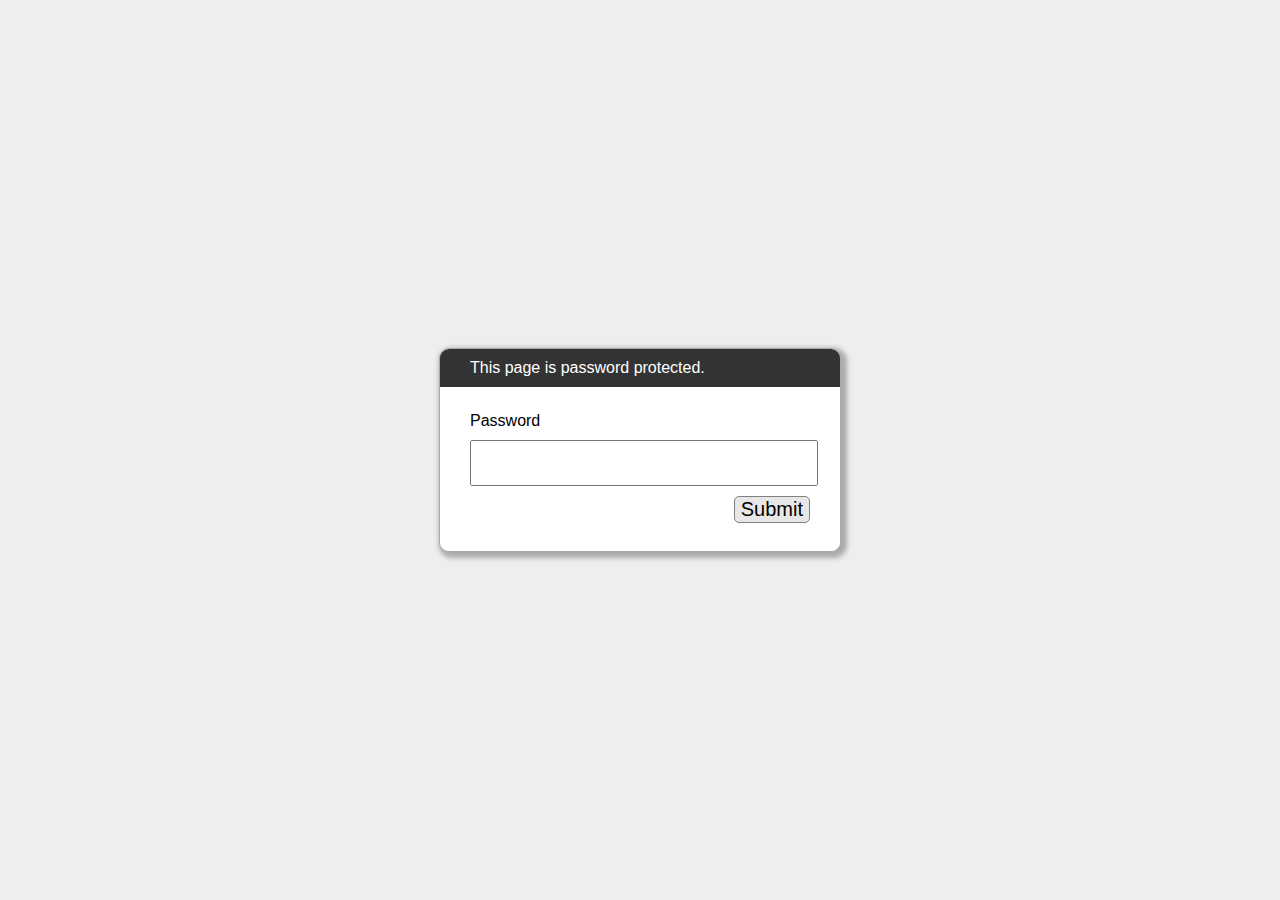
<file: CutSheets/RosethorneRemote.html>
﻿<!DOCTYPE html>
<html lang="en">
  <head>
    <meta charset="utf-8">
    <meta name="viewport" content="width=device-width, initial-scale=1">
    <meta name="robots" content="noindex, nofollow">
    <title>Password Protected Page</title>
    <style>
        html, body {
            margin: 0;
            width: 100%;
            height: 100%;
            font-family: Arial, Helvetica, sans-serif;
        }
        #dialogText {
            padding: 10px 30px;
            color: white;
            background-color: #333333;
        }
        
        #dialogWrap {
            position: absolute;
            top: 0;
            left: 0;
            width: 100%;
            height: 100%;
            display: table;
            background-color: #EEEEEE;
        }
        
        #dialogWrapCell {
            display: table-cell;
            text-align: center;
            vertical-align: middle;
        }
        
        #mainDialog {
            max-width: 400px;
            margin: 5px;
            border: solid #AAAAAA 1px;
            border-radius: 10px;
            box-shadow: 3px 3px 5px 3px #AAAAAA;
            margin-left: auto;
            margin-right: auto;
            background-color: #FFFFFF;
            overflow: hidden;
            text-align: left;
        }
        #passArea {
            padding: 20px 30px;
            background-color: white;
        }
        #passArea > * {
            margin: 5px auto;
        }
        #pass {
            width: 100%;
            height: 40px;
            font-size: 30px;
        }
        
        #messageWrapper {
            float: left;
            vertical-align: middle;
            line-height: 30px;
        }
        
        .notifyText {
            display: none;
        }
        
        #invalidPass {
            color: red;
        }
        
        #success {
            color: green;
        }
        
        #submitPass {
            font-size: 20px;
            border-radius: 5px;
            background-color: #E7E7E7;
            border: solid gray 1px;
            float: right;
        }
        #contentFrame {
            position: absolute;
            top: 0;
            left: 0;
            width: 100%;
            height: 100%;
        }
    </style>
  </head>
  <body>
    <iframe id="contentFrame" frameBorder="0" allowfullscreen></iframe>
    <div id="dialogWrap">
        <div id="dialogWrapCell">
            <div id="mainDialog">
                <div id="dialogText">This page is password protected.</div>
                <div id="passArea">
                    <p id="passwordPrompt">Password</p>
                    <input id="pass" type="password" name="pass">
                    <div>
                        <span id="messageWrapper">
                            <span id="invalidPass" class="notifyText">Sorry, please try again.</span>
                            <span id="success" class="notifyText">Success!</span>
                            &nbsp;
                        </span>
                        <button id="submitPass" type="button">Submit</button>
                        <div style="clear: both;"></div>
                    </div>
                </div>
            </div>
        </div>
    </div>
    <script>
/*
CryptoJS v3.1.2
code.google.com/p/crypto-js
(c) 2009-2013 by Jeff Mott. All rights reserved.
code.google.com/p/crypto-js/wiki/License
*/
var CryptoJS=CryptoJS||function(u,p){var d={},l=d.lib={},s=function(){},t=l.Base={extend:function(a){s.prototype=this;var c=new s;a&&c.mixIn(a);c.hasOwnProperty("init")||(c.init=function(){c.$super.init.apply(this,arguments)});c.init.prototype=c;c.$super=this;return c},create:function(){var a=this.extend();a.init.apply(a,arguments);return a},init:function(){},mixIn:function(a){for(var c in a)a.hasOwnProperty(c)&&(this[c]=a[c]);a.hasOwnProperty("toString")&&(this.toString=a.toString)},clone:function(){return this.init.prototype.extend(this)}},
r=l.WordArray=t.extend({init:function(a,c){a=this.words=a||[];this.sigBytes=c!=p?c:4*a.length},toString:function(a){return(a||v).stringify(this)},concat:function(a){var c=this.words,e=a.words,j=this.sigBytes;a=a.sigBytes;this.clamp();if(j%4)for(var k=0;k<a;k++)c[j+k>>>2]|=(e[k>>>2]>>>24-8*(k%4)&255)<<24-8*((j+k)%4);else if(65535<e.length)for(k=0;k<a;k+=4)c[j+k>>>2]=e[k>>>2];else c.push.apply(c,e);this.sigBytes+=a;return this},clamp:function(){var a=this.words,c=this.sigBytes;a[c>>>2]&=4294967295<<
32-8*(c%4);a.length=u.ceil(c/4)},clone:function(){var a=t.clone.call(this);a.words=this.words.slice(0);return a},random:function(a){for(var c=[],e=0;e<a;e+=4)c.push(4294967296*u.random()|0);return new r.init(c,a)}}),w=d.enc={},v=w.Hex={stringify:function(a){var c=a.words;a=a.sigBytes;for(var e=[],j=0;j<a;j++){var k=c[j>>>2]>>>24-8*(j%4)&255;e.push((k>>>4).toString(16));e.push((k&15).toString(16))}return e.join("")},parse:function(a){for(var c=a.length,e=[],j=0;j<c;j+=2)e[j>>>3]|=parseInt(a.substr(j,
2),16)<<24-4*(j%8);return new r.init(e,c/2)}},b=w.Latin1={stringify:function(a){var c=a.words;a=a.sigBytes;for(var e=[],j=0;j<a;j++)e.push(String.fromCharCode(c[j>>>2]>>>24-8*(j%4)&255));return e.join("")},parse:function(a){for(var c=a.length,e=[],j=0;j<c;j++)e[j>>>2]|=(a.charCodeAt(j)&255)<<24-8*(j%4);return new r.init(e,c)}},x=w.Utf8={stringify:function(a){try{return decodeURIComponent(escape(b.stringify(a)))}catch(c){throw Error("Malformed UTF-8 data");}},parse:function(a){return b.parse(unescape(encodeURIComponent(a)))}},
q=l.BufferedBlockAlgorithm=t.extend({reset:function(){this._data=new r.init;this._nDataBytes=0},_append:function(a){"string"==typeof a&&(a=x.parse(a));this._data.concat(a);this._nDataBytes+=a.sigBytes},_process:function(a){var c=this._data,e=c.words,j=c.sigBytes,k=this.blockSize,b=j/(4*k),b=a?u.ceil(b):u.max((b|0)-this._minBufferSize,0);a=b*k;j=u.min(4*a,j);if(a){for(var q=0;q<a;q+=k)this._doProcessBlock(e,q);q=e.splice(0,a);c.sigBytes-=j}return new r.init(q,j)},clone:function(){var a=t.clone.call(this);
a._data=this._data.clone();return a},_minBufferSize:0});l.Hasher=q.extend({cfg:t.extend(),init:function(a){this.cfg=this.cfg.extend(a);this.reset()},reset:function(){q.reset.call(this);this._doReset()},update:function(a){this._append(a);this._process();return this},finalize:function(a){a&&this._append(a);return this._doFinalize()},blockSize:16,_createHelper:function(a){return function(b,e){return(new a.init(e)).finalize(b)}},_createHmacHelper:function(a){return function(b,e){return(new n.HMAC.init(a,
e)).finalize(b)}}});var n=d.algo={};return d}(Math);
(function(){var u=CryptoJS,p=u.lib.WordArray;u.enc.Base64={stringify:function(d){var l=d.words,p=d.sigBytes,t=this._map;d.clamp();d=[];for(var r=0;r<p;r+=3)for(var w=(l[r>>>2]>>>24-8*(r%4)&255)<<16|(l[r+1>>>2]>>>24-8*((r+1)%4)&255)<<8|l[r+2>>>2]>>>24-8*((r+2)%4)&255,v=0;4>v&&r+0.75*v<p;v++)d.push(t.charAt(w>>>6*(3-v)&63));if(l=t.charAt(64))for(;d.length%4;)d.push(l);return d.join("")},parse:function(d){var l=d.length,s=this._map,t=s.charAt(64);t&&(t=d.indexOf(t),-1!=t&&(l=t));for(var t=[],r=0,w=0;w<
l;w++)if(w%4){var v=s.indexOf(d.charAt(w-1))<<2*(w%4),b=s.indexOf(d.charAt(w))>>>6-2*(w%4);t[r>>>2]|=(v|b)<<24-8*(r%4);r++}return p.create(t,r)},_map:"ABCDEFGHIJKLMNOPQRSTUVWXYZabcdefghijklmnopqrstuvwxyz0123456789+/="}})();
(function(u){function p(b,n,a,c,e,j,k){b=b+(n&a|~n&c)+e+k;return(b<<j|b>>>32-j)+n}function d(b,n,a,c,e,j,k){b=b+(n&c|a&~c)+e+k;return(b<<j|b>>>32-j)+n}function l(b,n,a,c,e,j,k){b=b+(n^a^c)+e+k;return(b<<j|b>>>32-j)+n}function s(b,n,a,c,e,j,k){b=b+(a^(n|~c))+e+k;return(b<<j|b>>>32-j)+n}for(var t=CryptoJS,r=t.lib,w=r.WordArray,v=r.Hasher,r=t.algo,b=[],x=0;64>x;x++)b[x]=4294967296*u.abs(u.sin(x+1))|0;r=r.MD5=v.extend({_doReset:function(){this._hash=new w.init([1732584193,4023233417,2562383102,271733878])},
_doProcessBlock:function(q,n){for(var a=0;16>a;a++){var c=n+a,e=q[c];q[c]=(e<<8|e>>>24)&16711935|(e<<24|e>>>8)&4278255360}var a=this._hash.words,c=q[n+0],e=q[n+1],j=q[n+2],k=q[n+3],z=q[n+4],r=q[n+5],t=q[n+6],w=q[n+7],v=q[n+8],A=q[n+9],B=q[n+10],C=q[n+11],u=q[n+12],D=q[n+13],E=q[n+14],x=q[n+15],f=a[0],m=a[1],g=a[2],h=a[3],f=p(f,m,g,h,c,7,b[0]),h=p(h,f,m,g,e,12,b[1]),g=p(g,h,f,m,j,17,b[2]),m=p(m,g,h,f,k,22,b[3]),f=p(f,m,g,h,z,7,b[4]),h=p(h,f,m,g,r,12,b[5]),g=p(g,h,f,m,t,17,b[6]),m=p(m,g,h,f,w,22,b[7]),
f=p(f,m,g,h,v,7,b[8]),h=p(h,f,m,g,A,12,b[9]),g=p(g,h,f,m,B,17,b[10]),m=p(m,g,h,f,C,22,b[11]),f=p(f,m,g,h,u,7,b[12]),h=p(h,f,m,g,D,12,b[13]),g=p(g,h,f,m,E,17,b[14]),m=p(m,g,h,f,x,22,b[15]),f=d(f,m,g,h,e,5,b[16]),h=d(h,f,m,g,t,9,b[17]),g=d(g,h,f,m,C,14,b[18]),m=d(m,g,h,f,c,20,b[19]),f=d(f,m,g,h,r,5,b[20]),h=d(h,f,m,g,B,9,b[21]),g=d(g,h,f,m,x,14,b[22]),m=d(m,g,h,f,z,20,b[23]),f=d(f,m,g,h,A,5,b[24]),h=d(h,f,m,g,E,9,b[25]),g=d(g,h,f,m,k,14,b[26]),m=d(m,g,h,f,v,20,b[27]),f=d(f,m,g,h,D,5,b[28]),h=d(h,f,
m,g,j,9,b[29]),g=d(g,h,f,m,w,14,b[30]),m=d(m,g,h,f,u,20,b[31]),f=l(f,m,g,h,r,4,b[32]),h=l(h,f,m,g,v,11,b[33]),g=l(g,h,f,m,C,16,b[34]),m=l(m,g,h,f,E,23,b[35]),f=l(f,m,g,h,e,4,b[36]),h=l(h,f,m,g,z,11,b[37]),g=l(g,h,f,m,w,16,b[38]),m=l(m,g,h,f,B,23,b[39]),f=l(f,m,g,h,D,4,b[40]),h=l(h,f,m,g,c,11,b[41]),g=l(g,h,f,m,k,16,b[42]),m=l(m,g,h,f,t,23,b[43]),f=l(f,m,g,h,A,4,b[44]),h=l(h,f,m,g,u,11,b[45]),g=l(g,h,f,m,x,16,b[46]),m=l(m,g,h,f,j,23,b[47]),f=s(f,m,g,h,c,6,b[48]),h=s(h,f,m,g,w,10,b[49]),g=s(g,h,f,m,
E,15,b[50]),m=s(m,g,h,f,r,21,b[51]),f=s(f,m,g,h,u,6,b[52]),h=s(h,f,m,g,k,10,b[53]),g=s(g,h,f,m,B,15,b[54]),m=s(m,g,h,f,e,21,b[55]),f=s(f,m,g,h,v,6,b[56]),h=s(h,f,m,g,x,10,b[57]),g=s(g,h,f,m,t,15,b[58]),m=s(m,g,h,f,D,21,b[59]),f=s(f,m,g,h,z,6,b[60]),h=s(h,f,m,g,C,10,b[61]),g=s(g,h,f,m,j,15,b[62]),m=s(m,g,h,f,A,21,b[63]);a[0]=a[0]+f|0;a[1]=a[1]+m|0;a[2]=a[2]+g|0;a[3]=a[3]+h|0},_doFinalize:function(){var b=this._data,n=b.words,a=8*this._nDataBytes,c=8*b.sigBytes;n[c>>>5]|=128<<24-c%32;var e=u.floor(a/
4294967296);n[(c+64>>>9<<4)+15]=(e<<8|e>>>24)&16711935|(e<<24|e>>>8)&4278255360;n[(c+64>>>9<<4)+14]=(a<<8|a>>>24)&16711935|(a<<24|a>>>8)&4278255360;b.sigBytes=4*(n.length+1);this._process();b=this._hash;n=b.words;for(a=0;4>a;a++)c=n[a],n[a]=(c<<8|c>>>24)&16711935|(c<<24|c>>>8)&4278255360;return b},clone:function(){var b=v.clone.call(this);b._hash=this._hash.clone();return b}});t.MD5=v._createHelper(r);t.HmacMD5=v._createHmacHelper(r)})(Math);
(function(){var u=CryptoJS,p=u.lib,d=p.Base,l=p.WordArray,p=u.algo,s=p.EvpKDF=d.extend({cfg:d.extend({keySize:4,hasher:p.MD5,iterations:1}),init:function(d){this.cfg=this.cfg.extend(d)},compute:function(d,r){for(var p=this.cfg,s=p.hasher.create(),b=l.create(),u=b.words,q=p.keySize,p=p.iterations;u.length<q;){n&&s.update(n);var n=s.update(d).finalize(r);s.reset();for(var a=1;a<p;a++)n=s.finalize(n),s.reset();b.concat(n)}b.sigBytes=4*q;return b}});u.EvpKDF=function(d,l,p){return s.create(p).compute(d,
l)}})();
CryptoJS.lib.Cipher||function(u){var p=CryptoJS,d=p.lib,l=d.Base,s=d.WordArray,t=d.BufferedBlockAlgorithm,r=p.enc.Base64,w=p.algo.EvpKDF,v=d.Cipher=t.extend({cfg:l.extend(),createEncryptor:function(e,a){return this.create(this._ENC_XFORM_MODE,e,a)},createDecryptor:function(e,a){return this.create(this._DEC_XFORM_MODE,e,a)},init:function(e,a,b){this.cfg=this.cfg.extend(b);this._xformMode=e;this._key=a;this.reset()},reset:function(){t.reset.call(this);this._doReset()},process:function(e){this._append(e);return this._process()},
finalize:function(e){e&&this._append(e);return this._doFinalize()},keySize:4,ivSize:4,_ENC_XFORM_MODE:1,_DEC_XFORM_MODE:2,_createHelper:function(e){return{encrypt:function(b,k,d){return("string"==typeof k?c:a).encrypt(e,b,k,d)},decrypt:function(b,k,d){return("string"==typeof k?c:a).decrypt(e,b,k,d)}}}});d.StreamCipher=v.extend({_doFinalize:function(){return this._process(!0)},blockSize:1});var b=p.mode={},x=function(e,a,b){var c=this._iv;c?this._iv=u:c=this._prevBlock;for(var d=0;d<b;d++)e[a+d]^=
c[d]},q=(d.BlockCipherMode=l.extend({createEncryptor:function(e,a){return this.Encryptor.create(e,a)},createDecryptor:function(e,a){return this.Decryptor.create(e,a)},init:function(e,a){this._cipher=e;this._iv=a}})).extend();q.Encryptor=q.extend({processBlock:function(e,a){var b=this._cipher,c=b.blockSize;x.call(this,e,a,c);b.encryptBlock(e,a);this._prevBlock=e.slice(a,a+c)}});q.Decryptor=q.extend({processBlock:function(e,a){var b=this._cipher,c=b.blockSize,d=e.slice(a,a+c);b.decryptBlock(e,a);x.call(this,
e,a,c);this._prevBlock=d}});b=b.CBC=q;q=(p.pad={}).Pkcs7={pad:function(a,b){for(var c=4*b,c=c-a.sigBytes%c,d=c<<24|c<<16|c<<8|c,l=[],n=0;n<c;n+=4)l.push(d);c=s.create(l,c);a.concat(c)},unpad:function(a){a.sigBytes-=a.words[a.sigBytes-1>>>2]&255}};d.BlockCipher=v.extend({cfg:v.cfg.extend({mode:b,padding:q}),reset:function(){v.reset.call(this);var a=this.cfg,b=a.iv,a=a.mode;if(this._xformMode==this._ENC_XFORM_MODE)var c=a.createEncryptor;else c=a.createDecryptor,this._minBufferSize=1;this._mode=c.call(a,
this,b&&b.words)},_doProcessBlock:function(a,b){this._mode.processBlock(a,b)},_doFinalize:function(){var a=this.cfg.padding;if(this._xformMode==this._ENC_XFORM_MODE){a.pad(this._data,this.blockSize);var b=this._process(!0)}else b=this._process(!0),a.unpad(b);return b},blockSize:4});var n=d.CipherParams=l.extend({init:function(a){this.mixIn(a)},toString:function(a){return(a||this.formatter).stringify(this)}}),b=(p.format={}).OpenSSL={stringify:function(a){var b=a.ciphertext;a=a.salt;return(a?s.create([1398893684,
1701076831]).concat(a).concat(b):b).toString(r)},parse:function(a){a=r.parse(a);var b=a.words;if(1398893684==b[0]&&1701076831==b[1]){var c=s.create(b.slice(2,4));b.splice(0,4);a.sigBytes-=16}return n.create({ciphertext:a,salt:c})}},a=d.SerializableCipher=l.extend({cfg:l.extend({format:b}),encrypt:function(a,b,c,d){d=this.cfg.extend(d);var l=a.createEncryptor(c,d);b=l.finalize(b);l=l.cfg;return n.create({ciphertext:b,key:c,iv:l.iv,algorithm:a,mode:l.mode,padding:l.padding,blockSize:a.blockSize,formatter:d.format})},
decrypt:function(a,b,c,d){d=this.cfg.extend(d);b=this._parse(b,d.format);return a.createDecryptor(c,d).finalize(b.ciphertext)},_parse:function(a,b){return"string"==typeof a?b.parse(a,this):a}}),p=(p.kdf={}).OpenSSL={execute:function(a,b,c,d){d||(d=s.random(8));a=w.create({keySize:b+c}).compute(a,d);c=s.create(a.words.slice(b),4*c);a.sigBytes=4*b;return n.create({key:a,iv:c,salt:d})}},c=d.PasswordBasedCipher=a.extend({cfg:a.cfg.extend({kdf:p}),encrypt:function(b,c,d,l){l=this.cfg.extend(l);d=l.kdf.execute(d,
b.keySize,b.ivSize);l.iv=d.iv;b=a.encrypt.call(this,b,c,d.key,l);b.mixIn(d);return b},decrypt:function(b,c,d,l){l=this.cfg.extend(l);c=this._parse(c,l.format);d=l.kdf.execute(d,b.keySize,b.ivSize,c.salt);l.iv=d.iv;return a.decrypt.call(this,b,c,d.key,l)}})}();
(function(){for(var u=CryptoJS,p=u.lib.BlockCipher,d=u.algo,l=[],s=[],t=[],r=[],w=[],v=[],b=[],x=[],q=[],n=[],a=[],c=0;256>c;c++)a[c]=128>c?c<<1:c<<1^283;for(var e=0,j=0,c=0;256>c;c++){var k=j^j<<1^j<<2^j<<3^j<<4,k=k>>>8^k&255^99;l[e]=k;s[k]=e;var z=a[e],F=a[z],G=a[F],y=257*a[k]^16843008*k;t[e]=y<<24|y>>>8;r[e]=y<<16|y>>>16;w[e]=y<<8|y>>>24;v[e]=y;y=16843009*G^65537*F^257*z^16843008*e;b[k]=y<<24|y>>>8;x[k]=y<<16|y>>>16;q[k]=y<<8|y>>>24;n[k]=y;e?(e=z^a[a[a[G^z]]],j^=a[a[j]]):e=j=1}var H=[0,1,2,4,8,
16,32,64,128,27,54],d=d.AES=p.extend({_doReset:function(){for(var a=this._key,c=a.words,d=a.sigBytes/4,a=4*((this._nRounds=d+6)+1),e=this._keySchedule=[],j=0;j<a;j++)if(j<d)e[j]=c[j];else{var k=e[j-1];j%d?6<d&&4==j%d&&(k=l[k>>>24]<<24|l[k>>>16&255]<<16|l[k>>>8&255]<<8|l[k&255]):(k=k<<8|k>>>24,k=l[k>>>24]<<24|l[k>>>16&255]<<16|l[k>>>8&255]<<8|l[k&255],k^=H[j/d|0]<<24);e[j]=e[j-d]^k}c=this._invKeySchedule=[];for(d=0;d<a;d++)j=a-d,k=d%4?e[j]:e[j-4],c[d]=4>d||4>=j?k:b[l[k>>>24]]^x[l[k>>>16&255]]^q[l[k>>>
8&255]]^n[l[k&255]]},encryptBlock:function(a,b){this._doCryptBlock(a,b,this._keySchedule,t,r,w,v,l)},decryptBlock:function(a,c){var d=a[c+1];a[c+1]=a[c+3];a[c+3]=d;this._doCryptBlock(a,c,this._invKeySchedule,b,x,q,n,s);d=a[c+1];a[c+1]=a[c+3];a[c+3]=d},_doCryptBlock:function(a,b,c,d,e,j,l,f){for(var m=this._nRounds,g=a[b]^c[0],h=a[b+1]^c[1],k=a[b+2]^c[2],n=a[b+3]^c[3],p=4,r=1;r<m;r++)var q=d[g>>>24]^e[h>>>16&255]^j[k>>>8&255]^l[n&255]^c[p++],s=d[h>>>24]^e[k>>>16&255]^j[n>>>8&255]^l[g&255]^c[p++],t=
d[k>>>24]^e[n>>>16&255]^j[g>>>8&255]^l[h&255]^c[p++],n=d[n>>>24]^e[g>>>16&255]^j[h>>>8&255]^l[k&255]^c[p++],g=q,h=s,k=t;q=(f[g>>>24]<<24|f[h>>>16&255]<<16|f[k>>>8&255]<<8|f[n&255])^c[p++];s=(f[h>>>24]<<24|f[k>>>16&255]<<16|f[n>>>8&255]<<8|f[g&255])^c[p++];t=(f[k>>>24]<<24|f[n>>>16&255]<<16|f[g>>>8&255]<<8|f[h&255])^c[p++];n=(f[n>>>24]<<24|f[g>>>16&255]<<16|f[h>>>8&255]<<8|f[k&255])^c[p++];a[b]=q;a[b+1]=s;a[b+2]=t;a[b+3]=n},keySize:8});u.AES=p._createHelper(d)})();
    </script>
    <script>
/*
CryptoJS v3.1.2
code.google.com/p/crypto-js
(c) 2009-2013 by Jeff Mott. All rights reserved.
code.google.com/p/crypto-js/wiki/License
*/
var CryptoJS=CryptoJS||function(g,j){var e={},d=e.lib={},m=function(){},n=d.Base={extend:function(a){m.prototype=this;var c=new m;a&&c.mixIn(a);c.hasOwnProperty("init")||(c.init=function(){c.$super.init.apply(this,arguments)});c.init.prototype=c;c.$super=this;return c},create:function(){var a=this.extend();a.init.apply(a,arguments);return a},init:function(){},mixIn:function(a){for(var c in a)a.hasOwnProperty(c)&&(this[c]=a[c]);a.hasOwnProperty("toString")&&(this.toString=a.toString)},clone:function(){return this.init.prototype.extend(this)}},
q=d.WordArray=n.extend({init:function(a,c){a=this.words=a||[];this.sigBytes=c!=j?c:4*a.length},toString:function(a){return(a||l).stringify(this)},concat:function(a){var c=this.words,p=a.words,f=this.sigBytes;a=a.sigBytes;this.clamp();if(f%4)for(var b=0;b<a;b++)c[f+b>>>2]|=(p[b>>>2]>>>24-8*(b%4)&255)<<24-8*((f+b)%4);else if(65535<p.length)for(b=0;b<a;b+=4)c[f+b>>>2]=p[b>>>2];else c.push.apply(c,p);this.sigBytes+=a;return this},clamp:function(){var a=this.words,c=this.sigBytes;a[c>>>2]&=4294967295<<
32-8*(c%4);a.length=g.ceil(c/4)},clone:function(){var a=n.clone.call(this);a.words=this.words.slice(0);return a},random:function(a){for(var c=[],b=0;b<a;b+=4)c.push(4294967296*g.random()|0);return new q.init(c,a)}}),b=e.enc={},l=b.Hex={stringify:function(a){var c=a.words;a=a.sigBytes;for(var b=[],f=0;f<a;f++){var d=c[f>>>2]>>>24-8*(f%4)&255;b.push((d>>>4).toString(16));b.push((d&15).toString(16))}return b.join("")},parse:function(a){for(var c=a.length,b=[],f=0;f<c;f+=2)b[f>>>3]|=parseInt(a.substr(f,
2),16)<<24-4*(f%8);return new q.init(b,c/2)}},k=b.Latin1={stringify:function(a){var c=a.words;a=a.sigBytes;for(var b=[],f=0;f<a;f++)b.push(String.fromCharCode(c[f>>>2]>>>24-8*(f%4)&255));return b.join("")},parse:function(a){for(var c=a.length,b=[],f=0;f<c;f++)b[f>>>2]|=(a.charCodeAt(f)&255)<<24-8*(f%4);return new q.init(b,c)}},h=b.Utf8={stringify:function(a){try{return decodeURIComponent(escape(k.stringify(a)))}catch(b){throw Error("Malformed UTF-8 data");}},parse:function(a){return k.parse(unescape(encodeURIComponent(a)))}},
u=d.BufferedBlockAlgorithm=n.extend({reset:function(){this._data=new q.init;this._nDataBytes=0},_append:function(a){"string"==typeof a&&(a=h.parse(a));this._data.concat(a);this._nDataBytes+=a.sigBytes},_process:function(a){var b=this._data,d=b.words,f=b.sigBytes,l=this.blockSize,e=f/(4*l),e=a?g.ceil(e):g.max((e|0)-this._minBufferSize,0);a=e*l;f=g.min(4*a,f);if(a){for(var h=0;h<a;h+=l)this._doProcessBlock(d,h);h=d.splice(0,a);b.sigBytes-=f}return new q.init(h,f)},clone:function(){var a=n.clone.call(this);
a._data=this._data.clone();return a},_minBufferSize:0});d.Hasher=u.extend({cfg:n.extend(),init:function(a){this.cfg=this.cfg.extend(a);this.reset()},reset:function(){u.reset.call(this);this._doReset()},update:function(a){this._append(a);this._process();return this},finalize:function(a){a&&this._append(a);return this._doFinalize()},blockSize:16,_createHelper:function(a){return function(b,d){return(new a.init(d)).finalize(b)}},_createHmacHelper:function(a){return function(b,d){return(new w.HMAC.init(a,
d)).finalize(b)}}});var w=e.algo={};return e}(Math);
(function(){var g=CryptoJS,j=g.lib,e=j.WordArray,d=j.Hasher,m=[],j=g.algo.SHA1=d.extend({_doReset:function(){this._hash=new e.init([1732584193,4023233417,2562383102,271733878,3285377520])},_doProcessBlock:function(d,e){for(var b=this._hash.words,l=b[0],k=b[1],h=b[2],g=b[3],j=b[4],a=0;80>a;a++){if(16>a)m[a]=d[e+a]|0;else{var c=m[a-3]^m[a-8]^m[a-14]^m[a-16];m[a]=c<<1|c>>>31}c=(l<<5|l>>>27)+j+m[a];c=20>a?c+((k&h|~k&g)+1518500249):40>a?c+((k^h^g)+1859775393):60>a?c+((k&h|k&g|h&g)-1894007588):c+((k^h^
g)-899497514);j=g;g=h;h=k<<30|k>>>2;k=l;l=c}b[0]=b[0]+l|0;b[1]=b[1]+k|0;b[2]=b[2]+h|0;b[3]=b[3]+g|0;b[4]=b[4]+j|0},_doFinalize:function(){var d=this._data,e=d.words,b=8*this._nDataBytes,l=8*d.sigBytes;e[l>>>5]|=128<<24-l%32;e[(l+64>>>9<<4)+14]=Math.floor(b/4294967296);e[(l+64>>>9<<4)+15]=b;d.sigBytes=4*e.length;this._process();return this._hash},clone:function(){var e=d.clone.call(this);e._hash=this._hash.clone();return e}});g.SHA1=d._createHelper(j);g.HmacSHA1=d._createHmacHelper(j)})();
(function(){var g=CryptoJS,j=g.enc.Utf8;g.algo.HMAC=g.lib.Base.extend({init:function(e,d){e=this._hasher=new e.init;"string"==typeof d&&(d=j.parse(d));var g=e.blockSize,n=4*g;d.sigBytes>n&&(d=e.finalize(d));d.clamp();for(var q=this._oKey=d.clone(),b=this._iKey=d.clone(),l=q.words,k=b.words,h=0;h<g;h++)l[h]^=1549556828,k[h]^=909522486;q.sigBytes=b.sigBytes=n;this.reset()},reset:function(){var e=this._hasher;e.reset();e.update(this._iKey)},update:function(e){this._hasher.update(e);return this},finalize:function(e){var d=
this._hasher;e=d.finalize(e);d.reset();return d.finalize(this._oKey.clone().concat(e))}})})();
(function(){var g=CryptoJS,j=g.lib,e=j.Base,d=j.WordArray,j=g.algo,m=j.HMAC,n=j.PBKDF2=e.extend({cfg:e.extend({keySize:4,hasher:j.SHA1,iterations:1}),init:function(d){this.cfg=this.cfg.extend(d)},compute:function(e,b){for(var g=this.cfg,k=m.create(g.hasher,e),h=d.create(),j=d.create([1]),n=h.words,a=j.words,c=g.keySize,g=g.iterations;n.length<c;){var p=k.update(b).finalize(j);k.reset();for(var f=p.words,v=f.length,s=p,t=1;t<g;t++){s=k.finalize(s);k.reset();for(var x=s.words,r=0;r<v;r++)f[r]^=x[r]}h.concat(p);
a[0]++}h.sigBytes=4*c;return h}});g.PBKDF2=function(d,b,e){return n.create(e).compute(d,b)}})();
    </script>
    <script>
        /*! srcdoc-polyfill - v0.1.1 - 2013-03-01
        * http://github.com/jugglinmike/srcdoc-polyfill/
        * Copyright (c) 2013 Mike Pennisi; Licensed MIT */
        (function( window, document, undefined ) {
	
	        var idx, iframes;
	        var _srcDoc = window.srcDoc;
	        var isCompliant = !!("srcdoc" in document.createElement("iframe"));
	        var implementations = {
		        compliant: function( iframe, content ) {

			        if (content) {
				        iframe.setAttribute("srcdoc", content);
			        }
		        },
		        legacy: function( iframe, content ) {

			        var jsUrl;

			        if (!iframe || !iframe.getAttribute) {
				        return;
			        }

			        if (!content) {
				        content = iframe.getAttribute("srcdoc");
			        } else {
				        iframe.setAttribute("srcdoc", content);
			        }

			        if (content) {
				        // The value returned by a script-targeted URL will be used as
				        // the iFrame's content. Create such a URL which returns the
				        // iFrame element's `srcdoc` attribute.
				        jsUrl = "javascript: window.frameElement.getAttribute('srcdoc');";

				        iframe.setAttribute("src", jsUrl);

				        // Explicitly set the iFrame's window.location for
				        // compatability with IE9, which does not react to changes in
				        // the `src` attribute when it is a `javascript:` URL, for
				        // some reason
				        if (iframe.contentWindow) {
					        iframe.contentWindow.location = jsUrl;
				        }
			        }
		        }
	        };
	        var srcDoc = window.srcDoc = {
		        // Assume the best
		        set: implementations.compliant,
		        noConflict: function() {
			        window.srcDoc = _srcDoc;
			        return srcDoc;
		        }
	        };

	        // If the browser supports srcdoc, no shimming is necessary
	        if (isCompliant) {
		        return;
	        }

	        srcDoc.set = implementations.legacy;

	        // Automatically shim any iframes already present in the document
	        iframes = document.getElementsByTagName("iframe");
	        idx = iframes.length;

	        while (idx--) {
		        srcDoc.set( iframes[idx] );
	        }

        }( this, this.document ));
    </script>
    <script>
        var pl = {"salt":"bQGFNBmcuMVfO+BXgmoJieefRnXIiKlahbYdVSAcTNo=","iv":"VQbl4fRGHwKzzpwlf4Y6cA==","data":"U3yPE8kxBQk5Q5nq8edcR23ijSvDL7NKl4mBmVvXT6l/O7FF7X4ftugG3JpWdtUHMAQyUfu4XtPcgkF8vq/kXcsoSNTdOsMK7le6ZeV7mqxP8XRiXRieHun4zITNs2MwxlgWm4icoZEQLMs758pHEOqV5aXMGLwInuwOO0XLFaKGxBkqrRSjURp3rVfCwfwQ5Dtw7tlLWWD0nNJxfHtEVGruNredoWTmoTvDzwYh7+kjXvFuEWee5I8XIFxkcgDoQXpzfvdoR4c/JwfgeQ5XInp6F2crq8Rhtl/VO0wnVvsCmczPnpXtN7xbig7F1LPazB1lWkkC0FqolSaxXn2WbLNQ+nSoyZiP/+IXC+EJHqEX66GLW9/onDfdPJEEcOSxqjtD2+1X5w2LkbanCviTsqFfwPXdBf4HTKJ8Xtcu6uhwRtwXj/fb4JnFNTU+0xdnHzaOTansRH7tW6s2l7SDaRvbOgu+E2f3buf2lNyeHFXtstqNMOLea2+HaBAaCjZQqgp3L8i25HStMOiUwnFf/vEcVnHlnbjSMKhp9sioQ9tMprchQx7hnN9H07b2zGakVFaWG9F4r5pwP4/0iq2a9M0lSWbnSIB4MrZED575S7rmtwTKSGTf43ZJjtq6GyNI8TXwzAXiOJpLjuEVgkk6RBzUzmNCmiSeXxjNTVh3cCZ7I7vd/X9hy18V2kMl2YbO2x3VwrPlnKx/FMIHKUewwvIlGQcn0aItQxtnx5POHT2AREZAkfSAWRXGbuFpyz7EIimWvdkDPSkwcu+RyctqOmEYZKKjTiGmYPyEcjlCB7E/9mjJn9grsQEuFA8jahLYawTgA48ZvwkEnzHzgHPNgQdsoTorHFveQKRH/p9IFKXK42aN6/r7N5lwJmfvSpJ/DHUwARt2PgoV5Gn6Wvo7vW9CuHTPZE5LG5Ambn+eGmKkcYJQEPqMFbYhc3DwVu0kferL+3KsZpZzKSJRjl0BFLgnWHGRkM6WLV4NvZOuyTPWyK95gKpQa2xx3IOX/C0dp45h4TC2C6iPhqxamOKY8ajn+uzf1aKoKBvmA/egIS+T9XftT+oabyUPXvpKohPbRflbnCTuivEv7feK8LLVipbUoru814pYVEKjLVfUugGV/IWeMpd2dzxf+FKAZ+PdrdaHo/yAGSA0/bMBXu29DlsfrFDV2pLYKFjheRoYnOOO1xWtvutuYGQt/ZPU72JHgrLUSc3fYavQbht76FYJClr+UawDTe3Z5+RibcyQBl2uBmZ0simbCYLir9dlkxPdrUJnwdjH8krs//36MK1rDKaGFrcIje6v2Zmjj+lM+tI7s2JAHl8Z+o3G8lPfAp185KW6ey7GVIm8FscgnJhnmRP0ByiER+9BuDmyumt7g0WNO6gyGoYBVL6RfWwI+Ipm5mwQgcAcjujDyJE3kWuehT271Kf8N+C0gK8rHvrckKzK8/G0+JL0prCQoJcZusGf/XCXXYQ3RzUgjye8baD+gHnM/fm3VDgKy5hRJ33y/BAdq2AOIirgIyMs7eseGdG4atvo/rX3rUaERYQyH0T9qhmzCBUNic+bT09YnVAtthosfrgozjanaHnahPKQB2Ayf0oEPK/qb/wbeA+y1cy++vhAlEuBNR3qh/P03q7KFkSCY5Xll5W8N/bQ7EG21ME2UGBFNCpNAxUVoRwmFSnCtTiLwGo0tspJDPOkrHk8ctT2xc+GfLuOu7FsP7A5M3PqaMkJ0MYqHgcg1R5EgT6eiPH5cfRpeR25861RwRn6Nj4gfd+HPyrdsm7bGQCgjXNWjJHUTcZy7JndWuLynIp/oGYEK3omFakpkfu+kCVC76XYpHs053HqKBX/cKP/gho8kj6VGIyDoI1JE7b681UdibYMz7LwKv9IyLxRcqq6DZYrQ1s3p7eSZgL+gq9zh4gfIQBxLKdaRjnuk1LwmGhtCFSreBrjzrQnu/qSZB2kFu643FeWKRkD8QSmEAZwJ2Uzr0VKMmznkmrmWxGImp36TbDh/zf4aCFwMQyiiu1XShLwfVvP8DJj7vMHXq18mSLC5YVX4ouPQyJa8C6IqbBRbFQjnHxnbJZeC+xYREWicrn/fvc+jo1wdXpfc3RSMqNDOr5tAiK5cf7aTIgfLQNGp3KBBTG8dSlNwZ9FnmkGjZ+YXsoFxyz01hhyMtQAEz4L017KaZeNB4RvjaP32D8SCCjwpzo5AlnMegFO6/jHfDqZMx06ssIkN27oelleECIgNuaV9Xlhq//aEhU4dRcw/Uo5qCSFYAUKm84zrVtuG3LPvC1TrhoOO1Mne4GMRYH3HJHmHKrv9EHInM34a6XV/p9IeUHuelkrHv4SRubLYKk4PYsRxHSBfxcuK0b14Y8bhp/tPG7Km403zGWfBTqPTKEVpEvs2nPjFnhDW0A60kMDogFM97Clm4WEc5AgwIWfvF2H++m+oCsIjWY0diydWDhAnGAU2ECou6AdeKUCcl7Er8Ormhb/akJTIHBUHK2ibxjw4+eWDpRNmmQB/gTbm1LqR0p7ivWpwj6ZKwdkk2/nIIF0OsJTwEQUhATDPDkbCe0afONbFD4LupISwmzLmuP82Cl90qwOp5TlDsmsiF0bcJOsT8GQlLoQJn1RidvuqjRJJRq3F9qGvpc8Le3xq07aZrl+EmgXuicDhNE9kdP5eujFb/2/mQYqfaASUjDZ80VmCM9sfyVyXdX4k+S24IKqxTfAyOHTITnyGcYZf7tlXS+gOCKyICIW2baOYOsmLuEE7vTcjHEoiBh5CZY0j3ABJ9PMAeOlv7gXFyhUw88Z/nmvC2NXPVn42yZ4vaxkO6yauZAD+uxCaf6F6qYLFBex1PMpIhvP3gd/yZX9mLNyrCN1Tg61GpS6SMF079BjJf3SEI9VHBu28g/ZPaEiaPnvkemYvq9ml4O2mUVuz+tzPQJ9dF2LaD0CM81ekWEXEXLNFCz2XH6fd8wXQjPwz6lei71uIVsV/sm2LBrDIoJ49rDJ9XujwJJf050GIQCVXyWDqeOusRufzzhiGMQlXXzaQvAI9Ut/RHnS0HneypTwUM2qinAcUJ7gJTM3hiXnTdCLYVfhJJubna1SNFwHHL5oo40QI/[base64]/dfq30iRnt/waZ1JmAF7Uab4bMUW6RVGUMt6OL4SWgHhWgUohvlaLb2rzpAWJ7ZHSUSJXsy6cx9khqzUtYjCAyJz2v6XGZjIVYXsmxoWrKLmCb1+bUVSDmvaGrAc4Tp8RHxGFE+vR2G/CxNrhCtbQqEP/qQTvX7GoPKmIh0IYgSfNHX0g8nvgardT8xYJth86V1GtzWHfhfwFg1ulAuhOHIznfDQILTXdebHhxM597SrbDfaime413QGSbtDPlHjQzvjVK5FqcTEq24frx+bsvsh5/MY34vIjJzHiZ5IMzbst4ZjMyjuCl3ibOW/hWqhcNxdaUkibL8MSQ3K488NQo/fwT2Nip941h0sbpmCns/K5PTS1z7Ta/y4rn0lxbmSARwI9XIn/VJAK+rntoHpVA6ceqLgiguHUQLX7CFWjeDaKdByAKCycA1M3kpoUVw7mCZ8HTSU/lQ/3IIqRnjTQqvBpRiGjkPsBmQpJyr1x+3Zo9ixISBmQb/PWJ3323Mpu4MAMQlQTmzgXwZSjgpjOxEQUpuCO5CHk905QvKaURd6I8O0jI+DbRnw8FELfzK06/cqt+mvju6bWchrnjPqF7QSCqlmuEYYJ6HWqR5hbXEe9fwW821fdCdoxhwWd2L2jGf1RgjPg3F6WlOai1b4HXbVjct0qSiTdGejXq92G9XCngY/BZkhB97jvGUY6V5iKBTvLVdAZtdeMboztEUmsRM8y1+vhB6zqD0TXCK4GOQnLRI7RQbGpSNAecmpqWf48reZJhbVXgbI/bAIa9DP8J84nRTCjuy369WE7VLERF23rZTVnwFgxV3zXG49mvpz/LeRcKKPHdy8eXjBVX6LR/[base64]/UQ76VG8/Yj6MU+3CmWcZD3jdTB97Mh2fo1XHn1Kyh9/UDeooxipuJGq81lqGSnp/Gbt7S3ZcjHQWxRcIvXzNQZ+CeDsVd3y4HUiq6Gin5NanNZ+F2y1RvPXUgsheM6c4o2oYcMISfBKUnvqtgJIRDIgOPVEEMphimoO7eK62eOlwczirlwrLkLWjkJT5fL9SvgJVfrYkdu7K/4KfxiWgNrYUCf4PxlKdv3Ra37hiJFfQrX5tC7BngmgCwjo552bs+Dss+XnvUQt3yepZnVEUPWK8GO1EUNoELaYnvbo8AMg4vOXRDl+JCWJ/M//R8+7lWrJ6Y+Noj5tkGlUllwyPCilufs0NepO+WCW2sR3g3v5xbnviIBa/kbLYDtHc1siDMsgHxCgEXjHP4mERb/KL4ammAV1m7eDdymnA1uBLMyN9TA8vzpY7RjIMFyiuA9YjzbW6m4/QEhPjZiuPmNFVCDxB0FgBQZE9YRLOrd1F314wtQfniHX+4B+mfWQVPDClYYvuY2IilgNniL/KNFaYAZEfyn8R3EeedUBUX8wm+geWgDWjdSOEot/8iWKaNHWc9rjbiBNP8nagTa232ZVKQPnwf3CCKinLzA/+aBj/sae2RPPo1BXhztv9CuwuWIKt0t9w62klQXaYlucnTG6wezalhay+fvbfst1FXWnyBw+TQoXCczwO81V3NYNlXX39bK4Jv16SO+ReG9Rq8/rl9NB3y0XA2PPy0xzwD/qBXygBiEgKiM7Pi+ptHww1E9PYKst9DUkk/ONLE8TexwsRnQ/[base64]/+csTBCztF4nDvUVX9H7QKkZBYuicpP0u39rqV3UcDqtNKkHYshJPMsj7VprYTaVj91b81SQFm9Id2XRIOAWSwrtk1nSN+NpyMl1ffwSZglslsYSWsVGLz39sko0+qyIIxaxiyZUwDkC1t9h7BGSosU9jYTPq66vyiJ/lvaezy2j5PjSpn0HfFvaEj1Vki7Xk5+Sma5NCRkWEvCCYf9cRgNmYMG13qQxlbbSYFnXtcrMyGUCu+X8Dlhq5zNMD+XqUlpdEp3RgNvxqD0S97vSNxsX9Tx0In46v9JeeqNXjxAvVZSoINGDPGBuiO8oNlWrjUm2oOAeRgqp6edhQkaq0yke/MhV6Dq34UaDVSwAfmuIjTPYpEs/UYF2TWPv+Ibd5zt8nAxQzvDrs8TEL44kMgtZd+09Boua6yM4INRfHfcf+s1gpxuFyekLe9dUMxqKHA+M66cEewc9OMf4+UzZuSKbMZBbWou3o8B6kbq7wCB/YsYdVnsGEqNrcMIfOpwKrFF6x5e31jdUj9jH7SzhJmLciUVsGgbYQ6Bljk+hFjHeBX8pgySIS/dgp4BFAO38m5Fo2jhDfRoPL0nXxsP/y+SKGolIgwFQjX+ADR0YuoN1uXNz3ewaTaD8NTd7MoBmlenC26dAlGHpxZzDQoYX74bf2DX3YojSOUAktJCEO8vlB+wCTYg8NbnZtYowb1OPC+4JzJNWmxz+XKL6QpGHFKuTqE8mvt5IE6hqg40mN8ZGSNbz/[base64]/2DcLDk6EAMk+Cnyftdwm/nptwF6D68u/UrwJhmesj6G2Ph5EWKN30oRJWMMPgenZE75F3QhKKA7JgxnfZ2U1o4sqjJ4/g9obud26Yo8E/ezI06RL88oZ0Kv1R2xTi0svDqfHpF6/OotNNn1ZGhtp6qHf6l8tS50nIE63ecszpowTf57f4TgtdvwJRwPCU1juPOXkTq+licoTtZ08fFCEDVKihGpWBW0EwoCC33mAbsQa14ZOAdnOtP/7C67MVcvTDnoZ3Tl/yDZCAOX+04TfOddd89qhW7kZHZQO4ryiljNJyEu1zlsAEYRHo5Jt6kCNIKG7QwHi007wW/l3PUjf5FJVEZdgJAtHA7CritzHyiXCWopPycBt5c9VARvlkhz1Z4Yj4aenjjeQBU0Pi89yeZt6WTdSdMwZM+KGq+US1MOIh+U5wADr18aeKXKCr07ykVxFRafU7svT2ipwi4tjZm6irbdLqImGb/yfRdGftPJshYTNEqBjZWBzjXH9Pu8w9rI6smvaB0zntKhF/wULjIScvM/mizX2EuSKHxixKt2NbkZV6uoUnn56PmZhoZnNVmQOK0wPdp6L6Msj6mEW5Q+hOzrs5kt2+mta9vqyrTzjXtEsD4EgidPRn+i+5NzNh8oLR9K3wVhDCErnBkBPimwh6Oww/OnxkrgzW0ERU4v/JWMJxpTl2O4cCiXkCqueGIjfeC1LPqTSD8I4v3wJELIqkdPdXt/10YwZcT4v/8aNfGEKkPErNu5t8j90GsIkzJVkea9FBfrcvXUs/c+5IrpCcCwiHmI7av0gOkl0u8QlQoL1tOMy85y8dRmEK9+5BhKf4RRezo+LYMBW03mfHDHDR6FnA9tc32jOoLBdm3PtWBqgHLcX8bKgoSMP3e0D92zi30JwHrrHUbiw5/9PU9v17NFYz081wYV/eU8rk0qBBgy+HDD1WxYqP6gC9kFplbT7ZuQddCX/9/F7lARHbQut6SFvsqqxyxVQ4QgHw00HbWI1IrDb4nYtl36XGgmYoBp9lT4iM8htkgkoEvec4gbJUnxabAaM8uz1T0ZnA7NEUBFDCcSilVUCJ1NUr1FziLGMSKfURLy1vR9xM/IWyV7IPlX1vFkZL9UXFmFJapvTOaVaP2lOv4rYzWQ7n7s10oOnmwsxuJsnRDZ/nx5MbxeAnvR+9lLnz3vFBEqGMI72U9/wv11IcAOes+2dQg+VdeATXOpQBqf3dAEUkCDuzwJ0Oi7Wee07dRuIzo+0YEo09tmnyJnk7qiILAxBq8qZFApEktkHn4szD4z6Nm5v22ZnhBSHpVdiZfM7wQA3DPA0XvxBzeTprzPeWV8/WfegyyWDHkg6EwEsWKYQUH27ap0I9XBTf+8q2XvHn3Qqd6odjgqyB/QvYMTm8Z6P8FFyxYWYd7XW1XHMaYOiY4t36HNXyCLMFgXVX0vfNJAkZBl6IiICqnBmq7iOOl2/ehKBqyodQIVDLfruyoyKfH3fx5wBhiuXyneUsMgHOgldWEwNuv5UdyZXUQIoh1goykJ83Jy7vEyize0U0vkJkYUwEIDMQ/pwP+FHa00cjb1RKG06+2pIu+OHg+TxO1/G0IwmabfF74dXopA/WZ52fOlYpcBIJ1n/[base64]/kadqSQwzazAO4l5H1h9D/3maGsGKfvoQxPZyF5BwoOVHjJfLC3AAplnhRHyDf+mzpSSi4SKKvHQ36Cc9fhV+/icf3w+K+tlNvAuDT6LKxKY3MnxGyzY9lPPP1KdsgZQXPQK/[base64]/j2spEBIUgrGY3w3zJslJ0L2GCuV+16OPZCz0/ngOjtICu+A1bfuIPXUJmNOj5jSo+2/6q8ATGqjF6vETJLwe1pV/Js6+NjktoRdpR39rJnvNXaYnWEeqeS9DMfmF8khg9pmFR/Q45B482hEQpehPdE+ThLQQ/nJ34G5Ffi9lNKbP6rUoF2308G+eMp+o+LL1UnPOZiWo7k23cC36E0rCppuw8FUygCI5/jVYA84ZPD82szpz6sVclMtFaKRwA3JQyL+T+1LVkEHOW/wAN9riK3zFXeUu+moibfO4XgqvmsSJDBaJRaXbDF3a+3KIaaRd1gUnVrgF021Qe2nA+UMSMp74y0YOJvlZB0a86CTRuzUDS2FKTaUtZAC7x69aEb4aZ/vngcmU65kY/88s/VPz0HX2gj/ZS40xcMxKZCn04nBBxKhaSIcOos3dbwbXpMBQXbA681h8bO6Mq0gzDhve6YKA/v8IqruS42Zr5iMwj7YE8G6U9wM8KMVzmEcXKWgGqxIEjHkLhGXZtWozG+R4QoHqtXvSIXIdQVu05qFayYc71MqPB/10NFZSfT9nGgDx19jXxC6K6/mCOxOyt2uU94vPhoKKTfkzoj47+Y1NdkMyWQke5hVQIgrGeW6VGZ7cQD6jGlcyhV8/PWa1s9lse9GSgXsAP8Q6p4nEhBxr2rsBUVYVbaN/VmkwXU2SBp/6YBrAbg8qUeezWAT98epy+AKOt9sKurgEQ+ypLjQccKDT/D881RTZ3hLjnwcQoypLYJi7YrgclWWrHLW3kxIGE3phnrWzu49pCbr6DUKD4yaUgO0wiGEVToLGNQPoZIbQyBB/3N+1rM1N+Btoo+62Onz51griDTTXf6tXuPAXp5vP2YQP+xyNIoVLZPNSG9DXObRGQVNp7JGTulHUwYBjD/Takd5eCiLDQdEga+G2tKP/aqP9lgwizbvcOCt+xO5Q+7upFrbYyDw2jKj1nBnqetWIpEiyViFv3gGpPBc1tk7D9gBYbxk+Ui/iH0JtuKwjs+Q9X7sfBytOwdOkjIl+Qfc668WD1SdTyzUixKMtKbn+lMP3VhZIhUOIA86Wo1UcRFDBn9HQ1ko9iFdVBdBU6AYB6mlgY/AhHM5hqlCWeqezoSmcJLtmyc3Q9i7esJ6wR1V7AW7dr+JIUkE3g3tnfJ1ZwmclWdgwGjuX/4lB1vxfqI6j4DZV1j22IflbyqEhr3mi96QvjqwXadMDxfMMfHMw5diwb1q7ckOgR1gLgNi4d4YSCNSiapBgQagKnQUmejH6K60OaNnPi0eN+7ncuPKoEQS2HG3auTUmZdrBUsEjnltDMSSxtumz2P5A5TA6imMzHwwg2P/zxI0I0Qp1lvpy7THtbQ5j2hE+JOqOdHFVYv98aGrO6lr0hb/mV7ybYNCEYe4neFZ5h1pL1ez1hcp7Xj8fHNlUQe3qn8DGMcjiuyKq5Hz5YynhOmzB4r4RxJIAUwNOi/RTFTnlThgLI0yjXl3CCEQuyFZWsUXAyiM2jhTUrmXci5aFBBvoZg4NNmQsU2PBb3K2RPjVwSnp68tPXRAwaqYKGO4XaTnj8gW6RcEyLzFxVLgXBGOSYeA1e16JOjAfQhD0sx/mdVCx5x+wctArmKK/0ShVOrVODa6cfY4NLp+37xIjEcOBlSaFOUFfcQfMFltPmOH9TEPq/YY+c/CsMid4lqdEv7MflqHb4YxNLkXiRWh7gM85/OKQKgczHmbUedy9FZFHO6dz7YQu+nf1DMX4Uc2tEfSPNf6KD+gLoiRGl1uvNmL7Yo3GCfsHe2hyJVgv/QKRCncxQvpYDCUkc131kuzstdg0Yqdy30tvqVJ3sKaOgQ/[base64]/yjA9eiitJT5TUNBZlu8yhwLlwAl6Zr0V7DmcDdEnD+3ij4rfZTaTpsLzlzwEAbxQOrDc64d7Dwr+SaCUgWmAlEU+x2tRFrPBYzfdcd33qNil0f2J6dqZsPIlp6MzpsSc9qflBknQDqQLsuW9+LFkDND59WrXG0Xzp/bztEGqtNzPvI8oN7xpe5n82RHJH5XE/bP5Kfn4ZCrtRm+/Q/U8qKRg9qfYmhEH7B2kKUZzrfZ2WgGhsIJwG5KM/tzJc5ddw9LdFTUP3M+smoWlWA1x46KcaardCIgTewZ5r+mjueMw3eLnALcQh4itUwiajcF7sd3ez9Q7xindOcl6RiQ/VFaZgx7WKBQcq2zuwEgSTC2HhvZw9A94SuPSbuQcUX5Vd92WrLpwebNWFTBVJwObRDxoa9WcyiJ86TFJClVkE51Fa8tFM3Wpn/B5CIknv6Sz6HAa4shhooIuJU0dwZATKGadDIBDQR8XWy3O/[base64]/1vKabytiD99RI2FzG/V+/vd13zvzZ9+ktvYX9grU/TLfCRylAwrS/JGaWuBhicyeaiQeKEpK79dWDrAP2A5SnwRbNRRG/LvKNyNZOmhaujHupl1lkdsqq1drWNZJpwz5Vt04KgoASj1NpxAm2/4+ucj2kZeI9D7pcue7fWgk6GUCW6hVAxLrYjqvxINFyru02kpj1cYFb8F0rrgy5DiyUoK8Y6X4wakPdwPsBamfUHM//bMVG6XmQrxg9UZE9eElWGN7Goz21SjAx06VJ0QEfCspNezW1Ljiylp3SQ6+LoTChKpZcaef77XhdRZyKZ4gtHX2a2gXBu/2fJjIIghXGTQeyR7m+JRF3hbRQleU/t7apLHvdCu5mbds9W6mpIJh19oTRIBLwFSXwpMNe3b13rKxhg9bnLdnwMNRwTFhCcx28aAmS2GNDZfd8GX2Su1+UvqT9y7L9e2UdrbY6iYrgcxyhV/eD09biljo8uHgq2skGSz83oHiG8NaiC6cgopnobS8ISPNj4Sck2kh/hqEANflEMVgy/DF2c8iUwMRVrCf8qGu6o2tLoUK6LSX1rBVKWtI+4fU+Km9BBNW9zJcW9/yC/oPLI5dEkDWC1cB9iRtdSkp0zPkXPBFnjOyKDmOH8VtlfhN/kiHqT5mhm/D0hqo7obsaR6Oejt2xJCBotJ0+Qsc/9e/1gYa6o8F+sUEt+6cFJMIiHzeiKVH5lirgTT/7DDdOFLu81VI8QpT8tBquNJFwNn1z9yY/04UVrofVtkH7Ah74dVTV+gt3Z23gnMH/42K0cCKT067sOmnkmiv0VxLhcPTghGhyQshmZGa7GQHuE8kuvR9SsINIyY+OsU1P6hgQVtokSz1P5C2X2V4iZGSETyfhG2357KyKlXs3PghOlr996rOB/TiFEHE1///CauMQxiXFPm2vsmpn/F3EGhaNNeF92XcRcIzenlGERfF3BezYa9hsq/eAg9cdoYQdwGCkCuFyMEudoF2KCVnQ1iRZGUY8qThJ2ZoWha94fkow8Bl/FjEjoBd2tHmWq4hf/Bkw6no6mgHQpYW1Sw34++D20uaDFso4RiJ82P6cgDt7YoX3Rt1bV1eBXPah/SmP9Q0beY2wh5rQ9hMTbBESFEJDTi+yfvFXsCBNZUeHJ+8kmtzoyCIJaHv33QrpXkfztQjC6BgCL6B//iAX049xCP3lazvVBap5yNc+YKcUFFe5rmBfKSeDY6D1apLwZRuGg8ZwV/4srRDh9FWAvwE5N3G7DQHFiACBKSDYRg0tyLSix9tRw++mRhJEjpGVtSUI6FrxTI4JY3EenMmfvEyDgVt6HJgViFT8S3Lu8RzfpN5UepqZcnTz2j+A2+z8FgnOTXXHyUhNzxYORpfyi4PtFOVHKgpYgJ2nD1PygyNM79xdcGsu34C0NSenVvy8wUNrXG8u+2/3QK/nyz+k9LZ+SoOiMdDAEHx5CktKLG28XJv8S23UnD6yUVeULtiXBW51/z6lL3AfrqtVJCDb4IQq0IHdSJBpDwJDM76vLA7MxInYbYDSjvB+M+giAnMJkZvP1EldVAunxQzKBvRaOBlAOj2llnNH/YU8FZTj9jUBrvopNzpg8tVpgtWsP8uA7knZ5gxcB33tciFzPhXfLQIwX7QNAAdNF0Wftrxx3a3bn8v8ghC+7bobjsT1+IpRdzePY1TmoCL7vl+x52Wpvfoj3MApUwJdxTn6/XSWT6Scr2btoAFvRWe7SgEmYUu7h8+D2pMv+jUbskkS2jrKfcJseXc9Fmv6+sUfgIQdFb3edg/aS0vZT3v33KHkK6gB+oxY50xtDQl5uXMeQEe1DwVZwbFGkNRhYKuwCNfgOh02Hd56ly+MQAPDf30sgVeGogMs/IWa3pTrjClJcroTTftA1JuPr58KUcZkWCkP3/+G3jvrcEczGtSK8fuaaCBZnRg/N9fCdUV3EMBBOxcN377gcdphPgeuQZTjMXrPJOBtaDV7TkwH/i0YqB1VEJSkeaThcJ3231T7mHgH9NhElV5LfrFy5UVaSHF8RIdQQJC0exrLHg/ow7PKnR68R+Fwc0jhmmeqFnb8lAXfaS0yEtDDIQo9rHshSzd2mspKaOroCw+Z/leBYkQFOqCkwsEHitiZe+0IPvRWobDYpqwTtK9T1/ZBnAPs2MTj/tm5XJTQOwgxV6UZN9sAM4QQyewEuQ1GuOBXF/ZWd9fcjNKeJsJHEraREFivrT9sXuE91ZANsBJXoA7uUEzoRfRhfg43a/r87oYa3My22RshBhMWI1vBeFgZpcUMTiLQWnTvnJR8x6Xx4AXDbyr6hlUrqbWmnqzf5RYMvYybfWYO7iBIfORjpI2WryAmrMECVMqX6DuwRGEWffyNJBSVHy0nyEtoWuf3Ncc/k+ypzUzw+C2jUDi3q5G253lyTf+QTLisluFzdoR9xsRYz8iBEJzxFUWdPWE6xHYczcP1cOj929sYd3MnSwnALvCdm1wc6KsW4RUgdM05Q89d0YehQdS2gYA0AgEfk2uTBEUJWqEoCvSL1RuKqIvUShgdH4wpyMFk/tsa5CsR943ZX69lX/mtn2zkPAQfP9nw8Nn+bdBcNACYBdWiuC+ewt/Ml9ytU25NhlGZhR2cvcPvKj1wtCDZK0rs3mvf2aWIEpxpu2o37fMj3U6qlk+vYe7gf6+fKj4RbIRvWAqwNWz9qOuEpjoPilQmoUc5S+8z0Zu4bWje+D66IIQePLJmgC/pmwR57RvJ7F+zPzlN5sweozv3zhanq6rMpE5dc8FA2AgxS3h6vd03WSAuGO5O6d0kzWQfwmaF+YNRN/Uj/QA+KlfbC6aVtpmCWLArk7tCXK2H/hiu7gpvQIgzCnDDqIuL5NmxLfXV4MjKymTzriZn9ZxeuouH4bF/[base64]/G1c6xEPO64Vj5N4GTPNan5OYVcKi+ljTNAwGY2eb6RoN2maieqz1Fhkz7/Y3xEQJmI8BkiHRmbroSRn1LZdRW0Z/JN4KiQMj5dAJMf/1DSO1jvRdYlxgALdltcRzD6ovt+/F4GFK00QHdkn5VScXB1gou53E9OivDKaeEyLkfAP7Lc6HfMbe5y0+0iYl+3zG0c082qqkpZ9tEozeKlkqTb5E9QXp6m8Gm2pS+iMqidgOHTfbknzRbUGVl9OzCuB9/wTo2en4Gq0P/W/OVRMLvoyW+s2J5YcWfu9mE6TaoGCPB6Er4llblsP4+Qmh/zynYE3JyMbLjA2XZYDK+z1fTQXpnpOG//CatGn/8G8PBwv2WLb4k0MeIpRAUhKGF7cgQuNiaE9d6xvY0cHH9TiDPUHmTZaOqgo1Cr8ROmlWrJTgW+jvBfA4Zl98ym8dkcqoX6o0hnaJu0zfTXDdx+36o3FT1Y3UDuxBcNsLJ/[base64]/lUKEiNZVLIT0X68Giep6V1UwhHnNFUUvCHlOchOKUAXRb4gnh2/pivggYbjutp/QpDc6BVTnw1MxWchZ7P4qcPqvRhdXn5o/3RbSePPoPfiaPQahIygpmGhl9itvBPU7c4gRlDEmgKKnStW67A/it9pQatylysF6Zm7Ytoeovkzu0IoB4GZP8IOkWtdy3OXDCqTBPAl+mk3HM883bV264863cdP5C0TU2Wec2dViLGlnus9Zz14dtDhfhWnGgZ14uAFQTtuHZuJ79/BAh8Oj8vS12FR38b/xxGZdH9zrebB757ChkhsjiPZ9nz2jtT8tdk/QRcPKCr+G7VF/VYerUHtZBxqV8i0gxUJaNKftm7hU9Z8dQPhGUU+c9xSBU0fsWCBYHb7xQJOj79kwfK3nvHSTnlozZ04Y9zpkankrrJeNKImACIKqRLN63rDVzSH91/Hcygb3ok/q6gGL7EB+7Aw+SaT52KpDYypO+6BQu8amh/TWzUFNq3ETkyU2bk/N1c8QiczEVtRJCIZrjOBXfZG/MJaJn5hGJaaVei/DSxR3CKlMAVaY5SelAlk9ctGm48N88kbQOtQDDRH/78lMtIKStHp4RYU1buv4869G8khbyQa3xZtDUGlyt0IQ3ZRuiLCD6uaHQ5LUdQ80bny/aTXVB/[base64]/7etD/lPjR2ZUX2lAql84Sa89gNVehnqwgE6tv3f8+Zp5Lp1D8wGCYwgpDoFzssiqOjodni6Sm6uv8z9YD50qDZ4m5JqQ47MboTW0cpgG1EKvkF0kbW/eXOoNKhVWgCPs4iCFazJAptoIkypFWfRjd2mLaDGKsXoXb2SLLsztqiSBO6H1jFYVP8xF/kH87XBCJSsp+S8WKwjoZnakzVdSMZLs85kesGhk1Qac6YdfgWgEkbZxmgnyT/6eDeodPtiFTTzQDcKjvsBLtPNuJZDwsy6Akym8lgAiqTlQS/sSSrTQIjbFoLGhvF0VrlSHzFwtwvjOfKGTDQSTK6EKa52eyHHBYp8BTjV5MZw9rqA24+j//Y+gMtCad5G0LbJWbryAlrVF15HEOl7evc046EegvmhNrs7M62HgEXBP9LCJmWFJ07qw/ly+P/CfoQ3USGTyC88Qt8mjBD1VLv0wYho+o5KZpoAYRB54Q/8+GgbNZ1vJF5eHSAecmpnhyiG//bbbhXmyXd3uuIcrU6bNO/90eRykP8erW7AciC6L8znOBVh16QH0CrmR4vt03w4q/4e9WXscutY7AI1WwSv+kLi8X26xY2I6SG8ziuv10tYQRn4T/v6/aiDftzHWlORUGBj0kR+J6iwH5WNuyOxIteYT7Q9xF+EH0RNfKyINU6zYxyzpJbZVJoesCxmVOb92Tp40pxplytWhMa/dbRNj/cRBPkQXE432xPSy6GTCbttMRW879ofob2ma5+MxA9Vn5m2dUm+4pjmxaxtoiuP32RdGpAwefbcd0lTW5hGp2MkPFRlPfC96TKCPqDkFXkTRJsF+uid0eXCJ6A2qFkEbADw7MuwczJ0L+RlMSvIi1sLXlt/0BFXqKXHA+zeqAYy7ccBgwgEq3uokPucDFJgOYNdczBM0GgD5qmrLoZTHSnqUf8LUvtkOx1zIi51LtZFnpB28QvVwZAA21r3NMDVH7bWOKiZJbLUrOTwsoDgZsj8IDVVO4MdLhe5zve3QuYk1HH3VBwLOpjarmmGbfFpj2AdQRMpR/Q1REU+nAJ/R1w03lYsBzstYoGJtK4VMtVC4Gawkqc+5CCSpWHj2KuoR1nnvDXWgdk+8UCCOsKopeU6pT5HhGVxuDDD2jK9FcdYRL0fk19K4O8xqjrbB68kfBA5WRNHsKax3mSirVleE3PNIIqQ5jNMSrTT36m8we0GmjNJPJrL033nxR5+xiEm/oNFuoPOhQnFl3hNa0LGZCBGvFZEkdg8Mzmb+Uh6HI0x8qJcqOZiXfGlTtL6D2rNwBcXrmqz2+EYpbY1bHogG6aCYbx5dd5F+Lo5+Z4M3lUoMhnRy2Rdp8B2aYaPnjc7Qey1gKyy9IFH5SCbZA24/D1VK3PlgjSLCiSY9YagQsoAlF+iEv0rm40cHMgyapWbm9e9TAS6pKJk/jm6RsmwGFTVy3M5+igGrxcpTWln3yXtwweHGFacpnX9U2njuGbRiimHSU2+LvEISfRwlvvA5ZTcRsMFpbvksgKJLaf7SvgiHCvaLZcIc9aZmj/VOiKrgVTYh0Z7BXQOzJx3JP1Az6cPlxFcf1WJn9+5G6PF96TbV0tUPFtzXUvjlLWuI4Wj93wufYCCRH2Sb4258NL4rJFTCu89rFkodS858Y+g654UggPfFR1XVrLQOHwbwE9CObSKwOiydA0raeC0Cn+SwkicHOOF/cWgMURvzDmOyBmWWMZGIpBwQOPfTB9mZrSIOvTVbXYg6+xZNsuiTri2qZVyPj0nV34jycoTpS2RtssqFk7oO1x0sPBJvYl2tldfg/8+4KhRkZOlvwkCsPRB02AgJ47SdBSj/c/br0aNmcTqx7wgLBmkkuVlzQ+OWkoIgk5QRiaZk9BDOfUMUj+zGteha2RuGqPthOqwdscy3iIOBMyJerJXnR4fgoQWSJEXE8idd62SjO0NzX4pTfNfGsodn5wRA6ngGBOBfmofGqOOD4YWz21HafDRj4xZlsdN21+OKfqubTRE8yvLN+fJYEP/Fhfylfwup76IbknLwluhGPkaoglCdpfnpRuwKKEUl26tnSUPAhxgThupuxX9E+adyidDPV5Jy7O+aFTqzwXz34XjSSCsxxNV1HgoYCsiNOn9FUsTjpgK0Ri0/02BZa33waYO+vUjkC7yrpJU80+Usz1s+uKZRALxoJDKvhh/IMikaRJn/ZicfxHsqN0yWlzlnW01z513hW9RFEuCY9bjF1cl6IHivkIfQFDtogQnrW8e9tE4uzXr5Olqfcz9Ejn43pvMeUBTC2iGJJz8wGr/F5eIMIkdOcLT7sdh2wULdKDbrvpvsn8sFeS7fUueflA2MkSrWnThFdIfnU0WGZ+GvW63CtGHY8eIAiZ2NHoyyb0fLcGtl4Swc4JBgcuBjgPQ+yOksgEX6mXytvffU6Uw0ptRCXfPY1b74a2i3hRxdJmjG4s6G/Yp7wq1uRIqKupfMvbFZNd8Toy4n2h01Ufi7512AKPRvNKmKrcetNm+Wg6PP6oC3VPYFkLeuu7W6+aYnKAUqlKMsKOLHRmBfUhf79nK1fY47QOeLoYhcpgEmcZ7U/46HKIAhEOgUwtE6oqAN+avGO8FQFHWOCPUPxYiKO2PRLNlWl0lCzmyfEc9KLgAMRvNL6xsM6CCCjg6R/OqMEHsJt+UMZlOA9iKNdKCAYDfvUGdt4vIxgG6wojXK28PM+W/byDsLlxiXoLcMYIHRHX+SuR91QJZ4NjIXZHH8SIqL4XqUSqX4M2wkdE7UuNLHAJWvBqyeFEmf0pjSwLkWXpWZuiNT2Atjf/ZZkidMSQixOMsImWWvMpgrLi1XcpZpjgYSbnVm1AcQwi+qezV92g45kC936IFnqovZesq0cbszrkX8WcMtfn7BJOm4pUciq5Ae7JLvs7W41c9HNBZsJH6jN5iu9Mr32Qwq9MENdCzxWToZdnRSxHn8vQdo6UNeKBzuUVMRoXpPN6LoW/BS2QDSjiluKcbmIQz5mVr61hGf1YUxCtEND+tfFrK30/A9dXovMaPauHhnfNuCg3+0SqrFQhqA1Vjy8qnS1L5Wf/o9Zvx9gc2LYLIxtq38P0if69mrzUdgbvEHkJ4dVWLZAgkQ1IK6cHfQ8lD+CTS7j/x/I+hSqn075yGvyDVQ4Z4ogunDacBTyJ2bms8qmToI6/IhoQ4OhNbaHaCx5Fryd8habjsCXUB3pS978ci0Ft9qoRVJGQGLwWjLV8Udrzc1R6ZLeUoQPZCP0t/zocMbRlhGjs/kUqGE776zuvxessprnuGohzrn6Eig3gjU0qRPrB9lcVmq4JolPVIjo129eOq2aRMrZ77P+FTIjQINFVIVSAED0esjpG6xaVwCtoP0hpKDJsb/whdtwly8sr+xHU8D6s7zo7sBUWcvQwB0FYI5px8hu7qsXtFk/[base64]/OugDHyfKQLRPpJQu7NHHIv10GL49m+nwSFDgU022aYVe7t9RJjbhxsciHhhGBuCvf5iYyFvWNjjIHaNb2diL/w6UiprPK1n/1e8/1N+w6yToK3bm5BQTs/UI1zEeB1e3qILSCB6WqEza3jTtkcj1HJqdwZmOt7vzg5FepQ88bVNaIfVfkaAeSdQY3juaLtRnCvgNWbHhQfAHWvZoLWUsX2iIQtBvtQGA99vz6jKMtqbzvjzM85P8ldkBSNNumaqFxXi/XgbEJSs8fzMoLXNx33lNZTWEKl6q3Z6wZecwDl8pXlM89HlC9/[base64]/3Ab3xqP3apOpAX8Qxpf/WQ3nINpRb1wmhIHTUqmS/[base64]/AJEJ2g2owEX4or1EDmrQiPWDmfVOHo8leaBfpfsw7B7UoC3ctJORiSeDrP4jY8YaG/hzUhzWsQTD+3+aRXzo1Yf2MDqMl0knFuIEaRF8hVRCFC7MAb3sjLTxuJEpU5DOnOTwGY+4YvG1wO8+4azLefCyb/tGttM4W95lpo1PTXujxo8yagWiiUR05jX2O/afru4HLuXQP3jVyskL8fANPoJd11XZyPFQV9AqabhLJcbFOC+TL5yVFDeuP75Rci2nvRskeajwRKnvR4lMyflyH7hJhFwX+0MSnCv5tevQzboLK+3zRvXzFYEgj6wDP3IQw++xyKTUmosSMbl+BpYHX5iilypkSBDIt2qwT0R52gPmgDNJlKSDX/t42pujrb7kKqty7ThdJG/igVaz41LCHTrycAjW2IYeDlWGRtjfYiOmSc1+RkRFSqH7rEFUltH6hMt0AP8fxN4RCW8ujEmIjrZbmAc+AABESID01mvi97LDTCobgCNK+XTrpTwxLrvJE4HrWg8KLhIMJREfTQxmpXj1UotsPrjfL0OOHz+nlQIpGt2lTO57R1rarvaGyev/d5btIT1/zzEcbq/mE/DZLIKr/YPWHOUkEzX4hh5b/sHYYJLD/i15FcyjXvnh4dbU5T1LeAuCc4AXa+dvIk6xoj3w5srE+hqmAsAmcHmWCgi6LuvP3zXlhRSuNn//zuurkG/GGJvoL5EvUd+ejaJF7Glk8ZvNQR4aIvrDdE+rzbSV0dsugRQ2uclqDkq0vKzVwFAWgUtPvQpGHGLFf7gAlw+zSG/kHXL4apITFkf9AfbcZP4y37WSYMpi75pBqAXmlvgQTJ2kMjFNNJ0/GNrkX+mStjeSjbz1fveak1AQGrQipIO0eDchMiLjMjShPMnLmQC7wzyVIsd1VXCdq2OOp3azVAg224Ogyi4pQPXeO0B+Ift1XL4DMtEAyH3V/g86NCCG5/XmyJaua4/2pi2nHkRixR82onwMV4r3bRcSo1ysVfmp/pXmstehahUuxCeKkEIboqIfdvAWnCFimy8W5bN+wySZqowKzIOWNbtlXuCuzkPSssOeoavP++XM38bCmrk+814zkfehd50gBANBAIAiAP4ldCTsu3za/Z71qmaXKdcRcE7BJfWf8rkxXg03+lF9sYAJ7zHGCfu2uCotNH1jIvFbv1eklSuAz1tCQaFDq62hw12RS/7U4Cs3ILnzLiZNujpPGIQCIszOQV+waEn51+ZS6k5ViNcDnAKoM1MGxMa80lzwi7HT1Hts7oJ5dDjDCsrKFjZF10h7Rf0XIRIKc9lJRzYB0Y97Xbh3av1fVyB8idL9/n1krbB5JWDHD8+zxEsi/iiKIr5g/KaL+v3Zif0KL3KqNu+upD3ojVX6rSFO5RxXR5NypFfcHg2rnK21gTMBzCdJo8boiQ7eXy6+qxb1YWDH2HZwn1s1Pme5CKJmss8uUDv+seDy0groSkInPtE5BIF5Xog+rAOJL4UPrv2Q7qRbNPxWD0BaaOGzb7IrsXhubJHb+H7GrJx4v/VtLAw82ZzcIAJDNUeccSWpRotD4FjMnMCIQn0v/DK5tG6v603REc6lMrEM6gfyxl0i1Ayp5x4aFI96dKFq+ERckQ8amnffokenwcLDGKgWoLAI68B313y4K2vSbix71f4uZ8vJslmr5ecSS17oK6Np1yWshondh/6s3lQKQCBAGiUl9PPsMIkFrEvC0KV6Huw6ml2Jm2TDP5SBGADX9sd4+5S+dK4Em/BfEf10fQwcnIzp6ruMou6GZ4vN2jjShtZBtYASHd1XFoCxYHJC0DcH+7FlNShsVsOBIObMf8lT9v2y2lfnU45e64G2U7ox5zwj0m8TyDuw6hqBLlXhM3GVW9M5FZKZBP/nAzLK/uCfP/udzr7Bxci6SJJvfHm11o6Amukffmn6nGIHWvZjZJVOcYM9/[base64]/VSv2Y12lQbjsGV8WHXVht9GBEnqzQDNpZ1+3tSqsd6jm9o4yFaoYSqXkTlQmGHPuj6SAQ3dGJRddhHFV5duUmHMwyc34rkYSj0P/aTjzc9Ad8h7NSO2G62xn5/12CVb3m4WqtXSu+CgTXtpQVKH8iID0nViEzlbRuaw/hPOglyTakqeXCndr7dJ3hN2dr3zNNIWU9rbjIfpK7saEJ42s2eE38xQoH+mjV3AeNiJy1lSTU8Yz7cud9LpghatrKfVwYrB864pTUirEKRB2BC7hgyuVbNbIRlEUeLpltzVsABK7L03BPX5SiwMzqjwvQ5rLL3sesAG2/CpVLa2iOYCsct0SzIRj/[base64]/LHRm+BBZKU+Nn8yGtIBb7oXx8+qFAvSOFKqNRYEjFJUHO4QLyjN7J0SJZJ8P/FmqnRnwcb33EXETd2+dS1xH+yE0P2WNY0lQEhvKDBX4mSDvT2INKT3vPR4tZhXenDTsdQ8MoKBz8d5LBHaNhaFA+/g5b2IEEGNx/NUYolLXt5cuwhA4OQ7oT/EgBtIfasuHzGxY/GyoU5GhU8uvPMnKDzvtJ8IZsdXPVmthbIxAzbtva1gLVXpSNiUza/wUCBxqL8ysEsXr16oSzbwhcxKvrnfJEYY1RXUiwZBvwMvjzUNE/3QsTkDdc+83Xs9FX9SqGv3pnZKfZlqSo+Dbgt7D9rFhYrrKFrmeB3umCErzyAHJlzfowV5K8oTj5SATdP/Z0Pid28McWup6UNSpwHnO38TRyIAIpk45j3hmQtjzalvAoH"};
        
        var submitPass = document.getElementById('submitPass');
        var passEl = document.getElementById('pass');
        var invalidPassEl = document.getElementById('invalidPass');
        var successEl = document.getElementById('success');
        var contentFrame = document.getElementById('contentFrame');
        
        if (pl === "") {
            submitPass.disabled = true;
            passEl.disabled = true;
            alert("This page is meant to be used with the encryption tool. It doesn't work standalone.");
        }
        
        function doSubmit(evt) {
            try {
                var decrypted = decryptFile(CryptoJS.enc.Base64.parse(pl.data), passEl.value, CryptoJS.enc.Base64.parse(pl.salt), CryptoJS.enc.Base64.parse(pl.iv));
                if (decrypted === "") throw "No data returned";
                
                // Set default iframe link targets to _top so all links break out of the iframe
                decrypted = decrypted.replace("<head>", "<head><base href=\".\" target=\"_top\">");
                
                srcDoc.set(contentFrame, decrypted);
                
                successEl.style.display = "inline";
                passEl.disabled = true;
                submitPass.disabled = true;
                setTimeout(function() {
                    dialogWrap.style.display = "none";
                }, 1000);
            } catch (e) {
                invalidPassEl.style.display = "inline";
                passEl.value = "";
            }
        }
        
        submitPass.onclick = doSubmit;
        passEl.onkeypress = function(e){
            if (!e) e = window.event;
            var keyCode = e.keyCode || e.which;
            invalidPassEl.style.display = "none";
            if (keyCode == '13'){
              // Enter pressed
              doSubmit();
              return false;
            }
        }
        
        function decryptFile(contents, password, salt, iv) {
            var _cp = CryptoJS.lib.CipherParams.create({
                ciphertext: contents
            });
            var key = CryptoJS.PBKDF2(password, salt, { keySize: 256/32, iterations: 100 });
            var decrypted = CryptoJS.AES.decrypt(_cp, key, {iv: iv});
            
            return decrypted.toString(CryptoJS.enc.Utf8);
        }
    </script>
  </body>
</html>
</file>
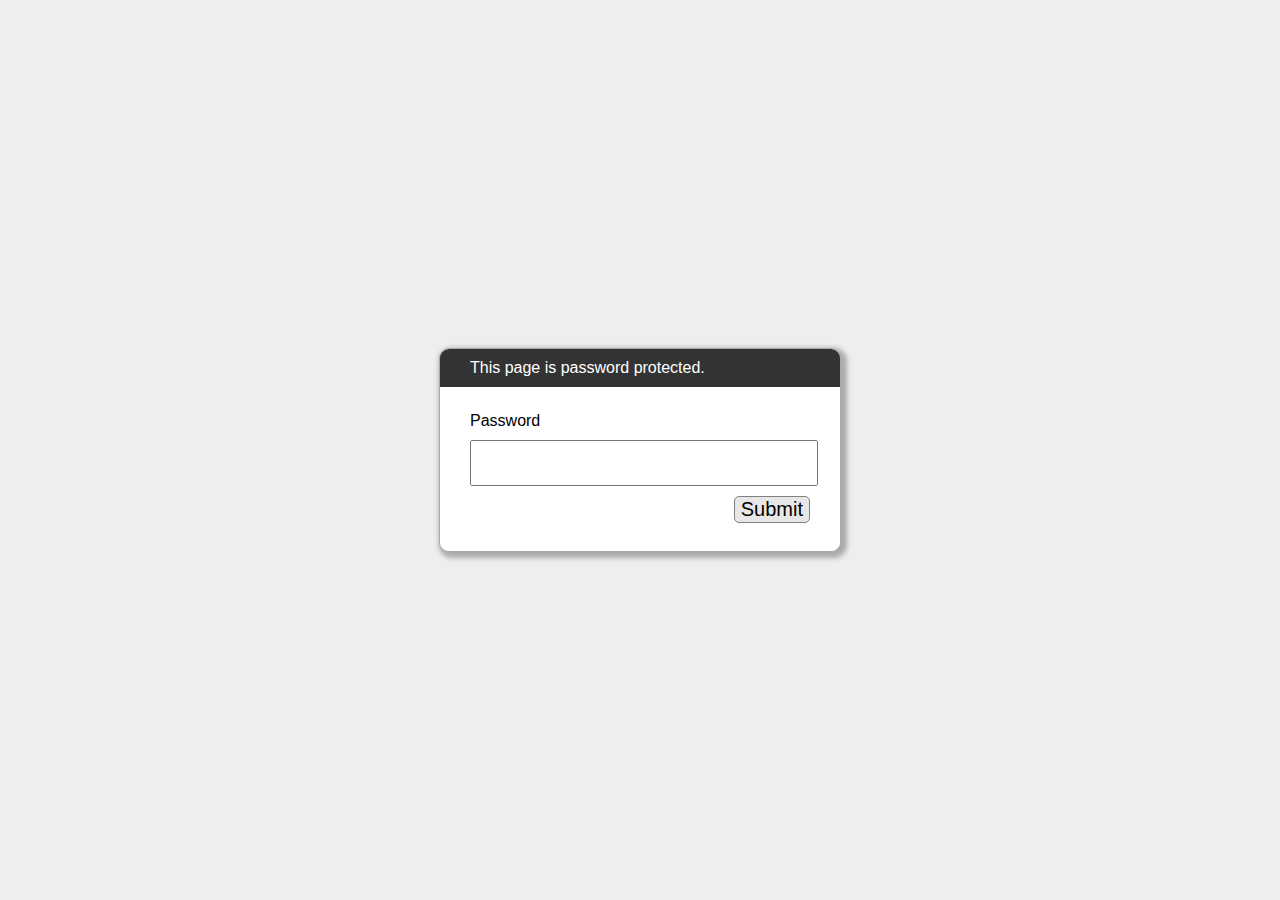
<file: CutSheets/SnotRemote.html>
﻿<!DOCTYPE html>
<html lang="en">
  <head>
    <meta charset="utf-8">
    <meta name="viewport" content="width=device-width, initial-scale=1">
    <meta name="robots" content="noindex, nofollow">
    <title>Password Protected Page</title>
    <style>
        html, body {
            margin: 0;
            width: 100%;
            height: 100%;
            font-family: Arial, Helvetica, sans-serif;
        }
        #dialogText {
            padding: 10px 30px;
            color: white;
            background-color: #333333;
        }
        
        #dialogWrap {
            position: absolute;
            top: 0;
            left: 0;
            width: 100%;
            height: 100%;
            display: table;
            background-color: #EEEEEE;
        }
        
        #dialogWrapCell {
            display: table-cell;
            text-align: center;
            vertical-align: middle;
        }
        
        #mainDialog {
            max-width: 400px;
            margin: 5px;
            border: solid #AAAAAA 1px;
            border-radius: 10px;
            box-shadow: 3px 3px 5px 3px #AAAAAA;
            margin-left: auto;
            margin-right: auto;
            background-color: #FFFFFF;
            overflow: hidden;
            text-align: left;
        }
        #passArea {
            padding: 20px 30px;
            background-color: white;
        }
        #passArea > * {
            margin: 5px auto;
        }
        #pass {
            width: 100%;
            height: 40px;
            font-size: 30px;
        }
        
        #messageWrapper {
            float: left;
            vertical-align: middle;
            line-height: 30px;
        }
        
        .notifyText {
            display: none;
        }
        
        #invalidPass {
            color: red;
        }
        
        #success {
            color: green;
        }
        
        #submitPass {
            font-size: 20px;
            border-radius: 5px;
            background-color: #E7E7E7;
            border: solid gray 1px;
            float: right;
        }
        #contentFrame {
            position: absolute;
            top: 0;
            left: 0;
            width: 100%;
            height: 100%;
        }
    </style>
  </head>
  <body>
    <iframe id="contentFrame" frameBorder="0" allowfullscreen></iframe>
    <div id="dialogWrap">
        <div id="dialogWrapCell">
            <div id="mainDialog">
                <div id="dialogText">This page is password protected.</div>
                <div id="passArea">
                    <p id="passwordPrompt">Password</p>
                    <input id="pass" type="password" name="pass">
                    <div>
                        <span id="messageWrapper">
                            <span id="invalidPass" class="notifyText">Sorry, please try again.</span>
                            <span id="success" class="notifyText">Success!</span>
                            &nbsp;
                        </span>
                        <button id="submitPass" type="button">Submit</button>
                        <div style="clear: both;"></div>
                    </div>
                </div>
            </div>
        </div>
    </div>
    <script>
/*
CryptoJS v3.1.2
code.google.com/p/crypto-js
(c) 2009-2013 by Jeff Mott. All rights reserved.
code.google.com/p/crypto-js/wiki/License
*/
var CryptoJS=CryptoJS||function(u,p){var d={},l=d.lib={},s=function(){},t=l.Base={extend:function(a){s.prototype=this;var c=new s;a&&c.mixIn(a);c.hasOwnProperty("init")||(c.init=function(){c.$super.init.apply(this,arguments)});c.init.prototype=c;c.$super=this;return c},create:function(){var a=this.extend();a.init.apply(a,arguments);return a},init:function(){},mixIn:function(a){for(var c in a)a.hasOwnProperty(c)&&(this[c]=a[c]);a.hasOwnProperty("toString")&&(this.toString=a.toString)},clone:function(){return this.init.prototype.extend(this)}},
r=l.WordArray=t.extend({init:function(a,c){a=this.words=a||[];this.sigBytes=c!=p?c:4*a.length},toString:function(a){return(a||v).stringify(this)},concat:function(a){var c=this.words,e=a.words,j=this.sigBytes;a=a.sigBytes;this.clamp();if(j%4)for(var k=0;k<a;k++)c[j+k>>>2]|=(e[k>>>2]>>>24-8*(k%4)&255)<<24-8*((j+k)%4);else if(65535<e.length)for(k=0;k<a;k+=4)c[j+k>>>2]=e[k>>>2];else c.push.apply(c,e);this.sigBytes+=a;return this},clamp:function(){var a=this.words,c=this.sigBytes;a[c>>>2]&=4294967295<<
32-8*(c%4);a.length=u.ceil(c/4)},clone:function(){var a=t.clone.call(this);a.words=this.words.slice(0);return a},random:function(a){for(var c=[],e=0;e<a;e+=4)c.push(4294967296*u.random()|0);return new r.init(c,a)}}),w=d.enc={},v=w.Hex={stringify:function(a){var c=a.words;a=a.sigBytes;for(var e=[],j=0;j<a;j++){var k=c[j>>>2]>>>24-8*(j%4)&255;e.push((k>>>4).toString(16));e.push((k&15).toString(16))}return e.join("")},parse:function(a){for(var c=a.length,e=[],j=0;j<c;j+=2)e[j>>>3]|=parseInt(a.substr(j,
2),16)<<24-4*(j%8);return new r.init(e,c/2)}},b=w.Latin1={stringify:function(a){var c=a.words;a=a.sigBytes;for(var e=[],j=0;j<a;j++)e.push(String.fromCharCode(c[j>>>2]>>>24-8*(j%4)&255));return e.join("")},parse:function(a){for(var c=a.length,e=[],j=0;j<c;j++)e[j>>>2]|=(a.charCodeAt(j)&255)<<24-8*(j%4);return new r.init(e,c)}},x=w.Utf8={stringify:function(a){try{return decodeURIComponent(escape(b.stringify(a)))}catch(c){throw Error("Malformed UTF-8 data");}},parse:function(a){return b.parse(unescape(encodeURIComponent(a)))}},
q=l.BufferedBlockAlgorithm=t.extend({reset:function(){this._data=new r.init;this._nDataBytes=0},_append:function(a){"string"==typeof a&&(a=x.parse(a));this._data.concat(a);this._nDataBytes+=a.sigBytes},_process:function(a){var c=this._data,e=c.words,j=c.sigBytes,k=this.blockSize,b=j/(4*k),b=a?u.ceil(b):u.max((b|0)-this._minBufferSize,0);a=b*k;j=u.min(4*a,j);if(a){for(var q=0;q<a;q+=k)this._doProcessBlock(e,q);q=e.splice(0,a);c.sigBytes-=j}return new r.init(q,j)},clone:function(){var a=t.clone.call(this);
a._data=this._data.clone();return a},_minBufferSize:0});l.Hasher=q.extend({cfg:t.extend(),init:function(a){this.cfg=this.cfg.extend(a);this.reset()},reset:function(){q.reset.call(this);this._doReset()},update:function(a){this._append(a);this._process();return this},finalize:function(a){a&&this._append(a);return this._doFinalize()},blockSize:16,_createHelper:function(a){return function(b,e){return(new a.init(e)).finalize(b)}},_createHmacHelper:function(a){return function(b,e){return(new n.HMAC.init(a,
e)).finalize(b)}}});var n=d.algo={};return d}(Math);
(function(){var u=CryptoJS,p=u.lib.WordArray;u.enc.Base64={stringify:function(d){var l=d.words,p=d.sigBytes,t=this._map;d.clamp();d=[];for(var r=0;r<p;r+=3)for(var w=(l[r>>>2]>>>24-8*(r%4)&255)<<16|(l[r+1>>>2]>>>24-8*((r+1)%4)&255)<<8|l[r+2>>>2]>>>24-8*((r+2)%4)&255,v=0;4>v&&r+0.75*v<p;v++)d.push(t.charAt(w>>>6*(3-v)&63));if(l=t.charAt(64))for(;d.length%4;)d.push(l);return d.join("")},parse:function(d){var l=d.length,s=this._map,t=s.charAt(64);t&&(t=d.indexOf(t),-1!=t&&(l=t));for(var t=[],r=0,w=0;w<
l;w++)if(w%4){var v=s.indexOf(d.charAt(w-1))<<2*(w%4),b=s.indexOf(d.charAt(w))>>>6-2*(w%4);t[r>>>2]|=(v|b)<<24-8*(r%4);r++}return p.create(t,r)},_map:"ABCDEFGHIJKLMNOPQRSTUVWXYZabcdefghijklmnopqrstuvwxyz0123456789+/="}})();
(function(u){function p(b,n,a,c,e,j,k){b=b+(n&a|~n&c)+e+k;return(b<<j|b>>>32-j)+n}function d(b,n,a,c,e,j,k){b=b+(n&c|a&~c)+e+k;return(b<<j|b>>>32-j)+n}function l(b,n,a,c,e,j,k){b=b+(n^a^c)+e+k;return(b<<j|b>>>32-j)+n}function s(b,n,a,c,e,j,k){b=b+(a^(n|~c))+e+k;return(b<<j|b>>>32-j)+n}for(var t=CryptoJS,r=t.lib,w=r.WordArray,v=r.Hasher,r=t.algo,b=[],x=0;64>x;x++)b[x]=4294967296*u.abs(u.sin(x+1))|0;r=r.MD5=v.extend({_doReset:function(){this._hash=new w.init([1732584193,4023233417,2562383102,271733878])},
_doProcessBlock:function(q,n){for(var a=0;16>a;a++){var c=n+a,e=q[c];q[c]=(e<<8|e>>>24)&16711935|(e<<24|e>>>8)&4278255360}var a=this._hash.words,c=q[n+0],e=q[n+1],j=q[n+2],k=q[n+3],z=q[n+4],r=q[n+5],t=q[n+6],w=q[n+7],v=q[n+8],A=q[n+9],B=q[n+10],C=q[n+11],u=q[n+12],D=q[n+13],E=q[n+14],x=q[n+15],f=a[0],m=a[1],g=a[2],h=a[3],f=p(f,m,g,h,c,7,b[0]),h=p(h,f,m,g,e,12,b[1]),g=p(g,h,f,m,j,17,b[2]),m=p(m,g,h,f,k,22,b[3]),f=p(f,m,g,h,z,7,b[4]),h=p(h,f,m,g,r,12,b[5]),g=p(g,h,f,m,t,17,b[6]),m=p(m,g,h,f,w,22,b[7]),
f=p(f,m,g,h,v,7,b[8]),h=p(h,f,m,g,A,12,b[9]),g=p(g,h,f,m,B,17,b[10]),m=p(m,g,h,f,C,22,b[11]),f=p(f,m,g,h,u,7,b[12]),h=p(h,f,m,g,D,12,b[13]),g=p(g,h,f,m,E,17,b[14]),m=p(m,g,h,f,x,22,b[15]),f=d(f,m,g,h,e,5,b[16]),h=d(h,f,m,g,t,9,b[17]),g=d(g,h,f,m,C,14,b[18]),m=d(m,g,h,f,c,20,b[19]),f=d(f,m,g,h,r,5,b[20]),h=d(h,f,m,g,B,9,b[21]),g=d(g,h,f,m,x,14,b[22]),m=d(m,g,h,f,z,20,b[23]),f=d(f,m,g,h,A,5,b[24]),h=d(h,f,m,g,E,9,b[25]),g=d(g,h,f,m,k,14,b[26]),m=d(m,g,h,f,v,20,b[27]),f=d(f,m,g,h,D,5,b[28]),h=d(h,f,
m,g,j,9,b[29]),g=d(g,h,f,m,w,14,b[30]),m=d(m,g,h,f,u,20,b[31]),f=l(f,m,g,h,r,4,b[32]),h=l(h,f,m,g,v,11,b[33]),g=l(g,h,f,m,C,16,b[34]),m=l(m,g,h,f,E,23,b[35]),f=l(f,m,g,h,e,4,b[36]),h=l(h,f,m,g,z,11,b[37]),g=l(g,h,f,m,w,16,b[38]),m=l(m,g,h,f,B,23,b[39]),f=l(f,m,g,h,D,4,b[40]),h=l(h,f,m,g,c,11,b[41]),g=l(g,h,f,m,k,16,b[42]),m=l(m,g,h,f,t,23,b[43]),f=l(f,m,g,h,A,4,b[44]),h=l(h,f,m,g,u,11,b[45]),g=l(g,h,f,m,x,16,b[46]),m=l(m,g,h,f,j,23,b[47]),f=s(f,m,g,h,c,6,b[48]),h=s(h,f,m,g,w,10,b[49]),g=s(g,h,f,m,
E,15,b[50]),m=s(m,g,h,f,r,21,b[51]),f=s(f,m,g,h,u,6,b[52]),h=s(h,f,m,g,k,10,b[53]),g=s(g,h,f,m,B,15,b[54]),m=s(m,g,h,f,e,21,b[55]),f=s(f,m,g,h,v,6,b[56]),h=s(h,f,m,g,x,10,b[57]),g=s(g,h,f,m,t,15,b[58]),m=s(m,g,h,f,D,21,b[59]),f=s(f,m,g,h,z,6,b[60]),h=s(h,f,m,g,C,10,b[61]),g=s(g,h,f,m,j,15,b[62]),m=s(m,g,h,f,A,21,b[63]);a[0]=a[0]+f|0;a[1]=a[1]+m|0;a[2]=a[2]+g|0;a[3]=a[3]+h|0},_doFinalize:function(){var b=this._data,n=b.words,a=8*this._nDataBytes,c=8*b.sigBytes;n[c>>>5]|=128<<24-c%32;var e=u.floor(a/
4294967296);n[(c+64>>>9<<4)+15]=(e<<8|e>>>24)&16711935|(e<<24|e>>>8)&4278255360;n[(c+64>>>9<<4)+14]=(a<<8|a>>>24)&16711935|(a<<24|a>>>8)&4278255360;b.sigBytes=4*(n.length+1);this._process();b=this._hash;n=b.words;for(a=0;4>a;a++)c=n[a],n[a]=(c<<8|c>>>24)&16711935|(c<<24|c>>>8)&4278255360;return b},clone:function(){var b=v.clone.call(this);b._hash=this._hash.clone();return b}});t.MD5=v._createHelper(r);t.HmacMD5=v._createHmacHelper(r)})(Math);
(function(){var u=CryptoJS,p=u.lib,d=p.Base,l=p.WordArray,p=u.algo,s=p.EvpKDF=d.extend({cfg:d.extend({keySize:4,hasher:p.MD5,iterations:1}),init:function(d){this.cfg=this.cfg.extend(d)},compute:function(d,r){for(var p=this.cfg,s=p.hasher.create(),b=l.create(),u=b.words,q=p.keySize,p=p.iterations;u.length<q;){n&&s.update(n);var n=s.update(d).finalize(r);s.reset();for(var a=1;a<p;a++)n=s.finalize(n),s.reset();b.concat(n)}b.sigBytes=4*q;return b}});u.EvpKDF=function(d,l,p){return s.create(p).compute(d,
l)}})();
CryptoJS.lib.Cipher||function(u){var p=CryptoJS,d=p.lib,l=d.Base,s=d.WordArray,t=d.BufferedBlockAlgorithm,r=p.enc.Base64,w=p.algo.EvpKDF,v=d.Cipher=t.extend({cfg:l.extend(),createEncryptor:function(e,a){return this.create(this._ENC_XFORM_MODE,e,a)},createDecryptor:function(e,a){return this.create(this._DEC_XFORM_MODE,e,a)},init:function(e,a,b){this.cfg=this.cfg.extend(b);this._xformMode=e;this._key=a;this.reset()},reset:function(){t.reset.call(this);this._doReset()},process:function(e){this._append(e);return this._process()},
finalize:function(e){e&&this._append(e);return this._doFinalize()},keySize:4,ivSize:4,_ENC_XFORM_MODE:1,_DEC_XFORM_MODE:2,_createHelper:function(e){return{encrypt:function(b,k,d){return("string"==typeof k?c:a).encrypt(e,b,k,d)},decrypt:function(b,k,d){return("string"==typeof k?c:a).decrypt(e,b,k,d)}}}});d.StreamCipher=v.extend({_doFinalize:function(){return this._process(!0)},blockSize:1});var b=p.mode={},x=function(e,a,b){var c=this._iv;c?this._iv=u:c=this._prevBlock;for(var d=0;d<b;d++)e[a+d]^=
c[d]},q=(d.BlockCipherMode=l.extend({createEncryptor:function(e,a){return this.Encryptor.create(e,a)},createDecryptor:function(e,a){return this.Decryptor.create(e,a)},init:function(e,a){this._cipher=e;this._iv=a}})).extend();q.Encryptor=q.extend({processBlock:function(e,a){var b=this._cipher,c=b.blockSize;x.call(this,e,a,c);b.encryptBlock(e,a);this._prevBlock=e.slice(a,a+c)}});q.Decryptor=q.extend({processBlock:function(e,a){var b=this._cipher,c=b.blockSize,d=e.slice(a,a+c);b.decryptBlock(e,a);x.call(this,
e,a,c);this._prevBlock=d}});b=b.CBC=q;q=(p.pad={}).Pkcs7={pad:function(a,b){for(var c=4*b,c=c-a.sigBytes%c,d=c<<24|c<<16|c<<8|c,l=[],n=0;n<c;n+=4)l.push(d);c=s.create(l,c);a.concat(c)},unpad:function(a){a.sigBytes-=a.words[a.sigBytes-1>>>2]&255}};d.BlockCipher=v.extend({cfg:v.cfg.extend({mode:b,padding:q}),reset:function(){v.reset.call(this);var a=this.cfg,b=a.iv,a=a.mode;if(this._xformMode==this._ENC_XFORM_MODE)var c=a.createEncryptor;else c=a.createDecryptor,this._minBufferSize=1;this._mode=c.call(a,
this,b&&b.words)},_doProcessBlock:function(a,b){this._mode.processBlock(a,b)},_doFinalize:function(){var a=this.cfg.padding;if(this._xformMode==this._ENC_XFORM_MODE){a.pad(this._data,this.blockSize);var b=this._process(!0)}else b=this._process(!0),a.unpad(b);return b},blockSize:4});var n=d.CipherParams=l.extend({init:function(a){this.mixIn(a)},toString:function(a){return(a||this.formatter).stringify(this)}}),b=(p.format={}).OpenSSL={stringify:function(a){var b=a.ciphertext;a=a.salt;return(a?s.create([1398893684,
1701076831]).concat(a).concat(b):b).toString(r)},parse:function(a){a=r.parse(a);var b=a.words;if(1398893684==b[0]&&1701076831==b[1]){var c=s.create(b.slice(2,4));b.splice(0,4);a.sigBytes-=16}return n.create({ciphertext:a,salt:c})}},a=d.SerializableCipher=l.extend({cfg:l.extend({format:b}),encrypt:function(a,b,c,d){d=this.cfg.extend(d);var l=a.createEncryptor(c,d);b=l.finalize(b);l=l.cfg;return n.create({ciphertext:b,key:c,iv:l.iv,algorithm:a,mode:l.mode,padding:l.padding,blockSize:a.blockSize,formatter:d.format})},
decrypt:function(a,b,c,d){d=this.cfg.extend(d);b=this._parse(b,d.format);return a.createDecryptor(c,d).finalize(b.ciphertext)},_parse:function(a,b){return"string"==typeof a?b.parse(a,this):a}}),p=(p.kdf={}).OpenSSL={execute:function(a,b,c,d){d||(d=s.random(8));a=w.create({keySize:b+c}).compute(a,d);c=s.create(a.words.slice(b),4*c);a.sigBytes=4*b;return n.create({key:a,iv:c,salt:d})}},c=d.PasswordBasedCipher=a.extend({cfg:a.cfg.extend({kdf:p}),encrypt:function(b,c,d,l){l=this.cfg.extend(l);d=l.kdf.execute(d,
b.keySize,b.ivSize);l.iv=d.iv;b=a.encrypt.call(this,b,c,d.key,l);b.mixIn(d);return b},decrypt:function(b,c,d,l){l=this.cfg.extend(l);c=this._parse(c,l.format);d=l.kdf.execute(d,b.keySize,b.ivSize,c.salt);l.iv=d.iv;return a.decrypt.call(this,b,c,d.key,l)}})}();
(function(){for(var u=CryptoJS,p=u.lib.BlockCipher,d=u.algo,l=[],s=[],t=[],r=[],w=[],v=[],b=[],x=[],q=[],n=[],a=[],c=0;256>c;c++)a[c]=128>c?c<<1:c<<1^283;for(var e=0,j=0,c=0;256>c;c++){var k=j^j<<1^j<<2^j<<3^j<<4,k=k>>>8^k&255^99;l[e]=k;s[k]=e;var z=a[e],F=a[z],G=a[F],y=257*a[k]^16843008*k;t[e]=y<<24|y>>>8;r[e]=y<<16|y>>>16;w[e]=y<<8|y>>>24;v[e]=y;y=16843009*G^65537*F^257*z^16843008*e;b[k]=y<<24|y>>>8;x[k]=y<<16|y>>>16;q[k]=y<<8|y>>>24;n[k]=y;e?(e=z^a[a[a[G^z]]],j^=a[a[j]]):e=j=1}var H=[0,1,2,4,8,
16,32,64,128,27,54],d=d.AES=p.extend({_doReset:function(){for(var a=this._key,c=a.words,d=a.sigBytes/4,a=4*((this._nRounds=d+6)+1),e=this._keySchedule=[],j=0;j<a;j++)if(j<d)e[j]=c[j];else{var k=e[j-1];j%d?6<d&&4==j%d&&(k=l[k>>>24]<<24|l[k>>>16&255]<<16|l[k>>>8&255]<<8|l[k&255]):(k=k<<8|k>>>24,k=l[k>>>24]<<24|l[k>>>16&255]<<16|l[k>>>8&255]<<8|l[k&255],k^=H[j/d|0]<<24);e[j]=e[j-d]^k}c=this._invKeySchedule=[];for(d=0;d<a;d++)j=a-d,k=d%4?e[j]:e[j-4],c[d]=4>d||4>=j?k:b[l[k>>>24]]^x[l[k>>>16&255]]^q[l[k>>>
8&255]]^n[l[k&255]]},encryptBlock:function(a,b){this._doCryptBlock(a,b,this._keySchedule,t,r,w,v,l)},decryptBlock:function(a,c){var d=a[c+1];a[c+1]=a[c+3];a[c+3]=d;this._doCryptBlock(a,c,this._invKeySchedule,b,x,q,n,s);d=a[c+1];a[c+1]=a[c+3];a[c+3]=d},_doCryptBlock:function(a,b,c,d,e,j,l,f){for(var m=this._nRounds,g=a[b]^c[0],h=a[b+1]^c[1],k=a[b+2]^c[2],n=a[b+3]^c[3],p=4,r=1;r<m;r++)var q=d[g>>>24]^e[h>>>16&255]^j[k>>>8&255]^l[n&255]^c[p++],s=d[h>>>24]^e[k>>>16&255]^j[n>>>8&255]^l[g&255]^c[p++],t=
d[k>>>24]^e[n>>>16&255]^j[g>>>8&255]^l[h&255]^c[p++],n=d[n>>>24]^e[g>>>16&255]^j[h>>>8&255]^l[k&255]^c[p++],g=q,h=s,k=t;q=(f[g>>>24]<<24|f[h>>>16&255]<<16|f[k>>>8&255]<<8|f[n&255])^c[p++];s=(f[h>>>24]<<24|f[k>>>16&255]<<16|f[n>>>8&255]<<8|f[g&255])^c[p++];t=(f[k>>>24]<<24|f[n>>>16&255]<<16|f[g>>>8&255]<<8|f[h&255])^c[p++];n=(f[n>>>24]<<24|f[g>>>16&255]<<16|f[h>>>8&255]<<8|f[k&255])^c[p++];a[b]=q;a[b+1]=s;a[b+2]=t;a[b+3]=n},keySize:8});u.AES=p._createHelper(d)})();
    </script>
    <script>
/*
CryptoJS v3.1.2
code.google.com/p/crypto-js
(c) 2009-2013 by Jeff Mott. All rights reserved.
code.google.com/p/crypto-js/wiki/License
*/
var CryptoJS=CryptoJS||function(g,j){var e={},d=e.lib={},m=function(){},n=d.Base={extend:function(a){m.prototype=this;var c=new m;a&&c.mixIn(a);c.hasOwnProperty("init")||(c.init=function(){c.$super.init.apply(this,arguments)});c.init.prototype=c;c.$super=this;return c},create:function(){var a=this.extend();a.init.apply(a,arguments);return a},init:function(){},mixIn:function(a){for(var c in a)a.hasOwnProperty(c)&&(this[c]=a[c]);a.hasOwnProperty("toString")&&(this.toString=a.toString)},clone:function(){return this.init.prototype.extend(this)}},
q=d.WordArray=n.extend({init:function(a,c){a=this.words=a||[];this.sigBytes=c!=j?c:4*a.length},toString:function(a){return(a||l).stringify(this)},concat:function(a){var c=this.words,p=a.words,f=this.sigBytes;a=a.sigBytes;this.clamp();if(f%4)for(var b=0;b<a;b++)c[f+b>>>2]|=(p[b>>>2]>>>24-8*(b%4)&255)<<24-8*((f+b)%4);else if(65535<p.length)for(b=0;b<a;b+=4)c[f+b>>>2]=p[b>>>2];else c.push.apply(c,p);this.sigBytes+=a;return this},clamp:function(){var a=this.words,c=this.sigBytes;a[c>>>2]&=4294967295<<
32-8*(c%4);a.length=g.ceil(c/4)},clone:function(){var a=n.clone.call(this);a.words=this.words.slice(0);return a},random:function(a){for(var c=[],b=0;b<a;b+=4)c.push(4294967296*g.random()|0);return new q.init(c,a)}}),b=e.enc={},l=b.Hex={stringify:function(a){var c=a.words;a=a.sigBytes;for(var b=[],f=0;f<a;f++){var d=c[f>>>2]>>>24-8*(f%4)&255;b.push((d>>>4).toString(16));b.push((d&15).toString(16))}return b.join("")},parse:function(a){for(var c=a.length,b=[],f=0;f<c;f+=2)b[f>>>3]|=parseInt(a.substr(f,
2),16)<<24-4*(f%8);return new q.init(b,c/2)}},k=b.Latin1={stringify:function(a){var c=a.words;a=a.sigBytes;for(var b=[],f=0;f<a;f++)b.push(String.fromCharCode(c[f>>>2]>>>24-8*(f%4)&255));return b.join("")},parse:function(a){for(var c=a.length,b=[],f=0;f<c;f++)b[f>>>2]|=(a.charCodeAt(f)&255)<<24-8*(f%4);return new q.init(b,c)}},h=b.Utf8={stringify:function(a){try{return decodeURIComponent(escape(k.stringify(a)))}catch(b){throw Error("Malformed UTF-8 data");}},parse:function(a){return k.parse(unescape(encodeURIComponent(a)))}},
u=d.BufferedBlockAlgorithm=n.extend({reset:function(){this._data=new q.init;this._nDataBytes=0},_append:function(a){"string"==typeof a&&(a=h.parse(a));this._data.concat(a);this._nDataBytes+=a.sigBytes},_process:function(a){var b=this._data,d=b.words,f=b.sigBytes,l=this.blockSize,e=f/(4*l),e=a?g.ceil(e):g.max((e|0)-this._minBufferSize,0);a=e*l;f=g.min(4*a,f);if(a){for(var h=0;h<a;h+=l)this._doProcessBlock(d,h);h=d.splice(0,a);b.sigBytes-=f}return new q.init(h,f)},clone:function(){var a=n.clone.call(this);
a._data=this._data.clone();return a},_minBufferSize:0});d.Hasher=u.extend({cfg:n.extend(),init:function(a){this.cfg=this.cfg.extend(a);this.reset()},reset:function(){u.reset.call(this);this._doReset()},update:function(a){this._append(a);this._process();return this},finalize:function(a){a&&this._append(a);return this._doFinalize()},blockSize:16,_createHelper:function(a){return function(b,d){return(new a.init(d)).finalize(b)}},_createHmacHelper:function(a){return function(b,d){return(new w.HMAC.init(a,
d)).finalize(b)}}});var w=e.algo={};return e}(Math);
(function(){var g=CryptoJS,j=g.lib,e=j.WordArray,d=j.Hasher,m=[],j=g.algo.SHA1=d.extend({_doReset:function(){this._hash=new e.init([1732584193,4023233417,2562383102,271733878,3285377520])},_doProcessBlock:function(d,e){for(var b=this._hash.words,l=b[0],k=b[1],h=b[2],g=b[3],j=b[4],a=0;80>a;a++){if(16>a)m[a]=d[e+a]|0;else{var c=m[a-3]^m[a-8]^m[a-14]^m[a-16];m[a]=c<<1|c>>>31}c=(l<<5|l>>>27)+j+m[a];c=20>a?c+((k&h|~k&g)+1518500249):40>a?c+((k^h^g)+1859775393):60>a?c+((k&h|k&g|h&g)-1894007588):c+((k^h^
g)-899497514);j=g;g=h;h=k<<30|k>>>2;k=l;l=c}b[0]=b[0]+l|0;b[1]=b[1]+k|0;b[2]=b[2]+h|0;b[3]=b[3]+g|0;b[4]=b[4]+j|0},_doFinalize:function(){var d=this._data,e=d.words,b=8*this._nDataBytes,l=8*d.sigBytes;e[l>>>5]|=128<<24-l%32;e[(l+64>>>9<<4)+14]=Math.floor(b/4294967296);e[(l+64>>>9<<4)+15]=b;d.sigBytes=4*e.length;this._process();return this._hash},clone:function(){var e=d.clone.call(this);e._hash=this._hash.clone();return e}});g.SHA1=d._createHelper(j);g.HmacSHA1=d._createHmacHelper(j)})();
(function(){var g=CryptoJS,j=g.enc.Utf8;g.algo.HMAC=g.lib.Base.extend({init:function(e,d){e=this._hasher=new e.init;"string"==typeof d&&(d=j.parse(d));var g=e.blockSize,n=4*g;d.sigBytes>n&&(d=e.finalize(d));d.clamp();for(var q=this._oKey=d.clone(),b=this._iKey=d.clone(),l=q.words,k=b.words,h=0;h<g;h++)l[h]^=1549556828,k[h]^=909522486;q.sigBytes=b.sigBytes=n;this.reset()},reset:function(){var e=this._hasher;e.reset();e.update(this._iKey)},update:function(e){this._hasher.update(e);return this},finalize:function(e){var d=
this._hasher;e=d.finalize(e);d.reset();return d.finalize(this._oKey.clone().concat(e))}})})();
(function(){var g=CryptoJS,j=g.lib,e=j.Base,d=j.WordArray,j=g.algo,m=j.HMAC,n=j.PBKDF2=e.extend({cfg:e.extend({keySize:4,hasher:j.SHA1,iterations:1}),init:function(d){this.cfg=this.cfg.extend(d)},compute:function(e,b){for(var g=this.cfg,k=m.create(g.hasher,e),h=d.create(),j=d.create([1]),n=h.words,a=j.words,c=g.keySize,g=g.iterations;n.length<c;){var p=k.update(b).finalize(j);k.reset();for(var f=p.words,v=f.length,s=p,t=1;t<g;t++){s=k.finalize(s);k.reset();for(var x=s.words,r=0;r<v;r++)f[r]^=x[r]}h.concat(p);
a[0]++}h.sigBytes=4*c;return h}});g.PBKDF2=function(d,b,e){return n.create(e).compute(d,b)}})();
    </script>
    <script>
        /*! srcdoc-polyfill - v0.1.1 - 2013-03-01
        * http://github.com/jugglinmike/srcdoc-polyfill/
        * Copyright (c) 2013 Mike Pennisi; Licensed MIT */
        (function( window, document, undefined ) {
	
	        var idx, iframes;
	        var _srcDoc = window.srcDoc;
	        var isCompliant = !!("srcdoc" in document.createElement("iframe"));
	        var implementations = {
		        compliant: function( iframe, content ) {

			        if (content) {
				        iframe.setAttribute("srcdoc", content);
			        }
		        },
		        legacy: function( iframe, content ) {

			        var jsUrl;

			        if (!iframe || !iframe.getAttribute) {
				        return;
			        }

			        if (!content) {
				        content = iframe.getAttribute("srcdoc");
			        } else {
				        iframe.setAttribute("srcdoc", content);
			        }

			        if (content) {
				        // The value returned by a script-targeted URL will be used as
				        // the iFrame's content. Create such a URL which returns the
				        // iFrame element's `srcdoc` attribute.
				        jsUrl = "javascript: window.frameElement.getAttribute('srcdoc');";

				        iframe.setAttribute("src", jsUrl);

				        // Explicitly set the iFrame's window.location for
				        // compatability with IE9, which does not react to changes in
				        // the `src` attribute when it is a `javascript:` URL, for
				        // some reason
				        if (iframe.contentWindow) {
					        iframe.contentWindow.location = jsUrl;
				        }
			        }
		        }
	        };
	        var srcDoc = window.srcDoc = {
		        // Assume the best
		        set: implementations.compliant,
		        noConflict: function() {
			        window.srcDoc = _srcDoc;
			        return srcDoc;
		        }
	        };

	        // If the browser supports srcdoc, no shimming is necessary
	        if (isCompliant) {
		        return;
	        }

	        srcDoc.set = implementations.legacy;

	        // Automatically shim any iframes already present in the document
	        iframes = document.getElementsByTagName("iframe");
	        idx = iframes.length;

	        while (idx--) {
		        srcDoc.set( iframes[idx] );
	        }

        }( this, this.document ));
    </script>
    <script>
        var pl = {"salt":"/kSwZOYJxM+fCVMO9Db9GkZ2FFogHDckDY7O15B4YXs=","iv":"NpwhVnySzbRCgHARmKFV3Q==","data":"1Uft/BjyBFV32H+r/I95bvzLpgyuSmRGljrCzo+wfl1M+131Rn+V6ULmuNpcHF1nmwsGejruCk5jgijTqO5GYfZ3jtRSbtA3ACODt8oVnUGCiI6TYsRoBKBJqx7Ygt4Oohf9mzNkzMOmm8c3kB6RArin1WLNaeM8Q/XMC1gQ+1fXJkA3BO7WNCc/7ZoLD8xFGobAcNiXLYpFLEuBuSPYeZ1VePtKpM97qZS9fqIskelnidRRTyQTq5o15ruWaXOyrZ0fALWtvcg7bDgUT9bfs+VieyyGXGNVyCvwsOAtyTrmxxBo1R99kQLI9MqN12bxs+4bsyJTbE720To9HNTGI/VrenAvy6jS7ivh2NsFV1ZX0MwI5E2hQEPGGvSgALwMaVNdosy/3zEIth7NTzfqcF/Vx0WBmyEC3gfquhVHXlM9R9zZxLobNJIyPWL8eSPMdA99mTguu9HGsQjVBazvRyyIIFCRfAp+OHQBtSYiqq5scBJlQhF5gIWgvNqOZ1JqE7ubUBCpRYLMWzVyV43x650JemzlRRxFJmfvN1e/E+OzbXV9lM0GeU8k9+sJ/+2Qsq3drKgmBQjoaEx/Y5+LaOwHDalomWXdUrrFDPQdURfG3oJXthj78Zq/[base64]/k7kAc2c8KMCKIaTywmKgW4nBxPkqdujR8M11K+Mrg+iPmKS+JChJ3zK9Dou0ygZHvZizQn2JTHvBIrsTh8gLizqO+sTKuK36/a+g4k0O3WNDVmw51fehOurMq8TDkL111fNQqNYmwJ/R50A12TtLf3XNcZS6wt9yzhrW4MoO5/LJgV0UNnAvEx9pauwKN1CMpdFrqzm4d75BnCIwDYJJzavf8ftcKy7gN8e+eA1p7Eb1nVQSI9AzalJLtEeU48hWg6+6pZ1b6qdmhYUKWoo5XleObZ3to6Ee9wOJG9X9Bf6/YvBGXqXXR48PjxL4qzGP+NubwehDhfgWO73hEp0QIHid5gp6sY7C0wEbOc6Q0jepKaKFXsRzJyGIGnRFBmyW9ot5KUUMhipswRAD/hAvwWNti7+dhwB9jgP4IFGQD1KFDZ+jO3PIgoPA8pe2TeYNOANk8YQp0vl1Xoe+RveEfEUu5QqAH2iWb8Fq3yY9Xe9JHvMPXDKIkxXh/3dkkmztd4UUuurp9TFIu19OhDHXeGnPNdw4TLqfJLg+HbQAaEfPPh16LId0/+uDquUSy2IWmd+xO0RI7Xg6YrQ8cU806rypvdk+3hWAJ1UoAWfwH1otMtBiQd5dOoJfSt8L8isB0VFKE/45yZU2LIU/ylgvcPNqqom+9u8Hqu7MC+BiiLlXqZy0M/kYC6D24mhCLCt2ofAw4vLrx4xhrJIBeNRhQhigPFV0jt/TMlmB3hmYQtVjR6+qp4ISHaejRYmXyv9ajbHgDu6p8OS9+22Vbw/kTutitkpy0DXXGoF5jxY+anpGvTBYRS6IcFrM5662t75cVUAKtczufDELfWwgB+jAXswYiR8zsTzyyM6Fmy3gYbGgeOa3IMO5x+wnZlbD2QVAQDZhjK60a54iUKOFA3/fe7zA+XbaCfOw2+7+2x1U2vi0PeuO/fkvLbh4rhjsYp3axd6L+vJ1Kfh3ZJZbKRpGT7/mItoNr0S8hjMlYht0y7uW22hhb5981rR44tND77THCRaCY90Fg305LMEs3bqgyoxE7KjZb6JVmA1oa2/x6HhXXeewU9KTtXqUnL4Td10R0adiGBVs+plFoCUjMNKBKAb4zu2/S1XH49rMcnX9/glrm5DoNln0vtEXe7klN5/5oI907j7IeJFhGvfDNei7lIf1h9FuV6v2GUfBgOUz5Vc/fdGKDkwFUoCN4PdIOzNIWquYWs/U3xkjHDLJsV7eFQUo++yojNs8wv6qadP5YYezavM18EhUueTq+zJdAW/MOO7rQz8DTFBQm7PW8lPhtrv1qjV5FU4gc2cILy4gfVP6AdwQtJJ8jlmeMMLWYeByj0PEBh4b9EHvrfr9aa7EY7UuFzOh2rnbOPlzMBMPYOyhQTMz26Omdwb2N6re9rHQkNLI2BC82SdfcE6et7Pi99/RnZHrbXUR4RN5G9nL1YG7fAUikbAStT9ZPIC9PPcu5rzG2M8b8PUWDdpHgSaStoo55x9Q2cmY01iPu6xwiv4LmeBJzxjU7XvwRY++oSMU/i8sAIHD7kY6RRfduM4MLhmWI+emX8cGh94x8A6/+1KU4utNFE7HouEOpbr+sq98Yy1Vl2ypDRHJeO9pgPOwXy7g0qD30Hf13Afp1uNCftns2Hu3YbdVSGWvmkPhN72ZN8qAgm1hPELBGBZ9ReWlm/gkuUCRYdPE77tGwd4u070n0TRmnjOH/0V10NTTkc4gxJ/VC/FU0l1ddtyV/dB6OIiVHBJwkUWMPNL+nkHaIPdXP3256ed8X1TINRyV9ePpJEl1kPBXpnJLmAo+0Q4B21pwQ/zVYO0r2Vxo34yEFhwdM2FDfRxpaU3qwycrLhMUUJA2KJyGzgqNu5iDYVft/2Kb+ycPE/gK3ytp4+CprvWqA9TULfLhKF6n0gMUX/AxEeLnW08NygV5aKprvxpXyRb7KVEsCmYYpRXeEzVRwf79k0iLw0jJLou6A7xDkWQteIlvn+hucW7UxuLaeroDBVD3Vi+p9XpELfnjGs1L24s7CXqlw+iJkbXKS8AxAUtL5DnpwoUHvpWo/xkHIDYLW94rgyGENfBRvLVtmy2pzSsmsu3OBQU5daO163uKiJkzCT1pEdq6y03FU3TdqgRk52OUrKRBNy3d3iUqgvgSVKthfulbzTDExWGv3ZQOSTyctATXIcqrZ6m+iynLhqpa/8qRRZZja4+gEZODL0NyGTuBnVqomx1BUg6FSfw3qflcWj1vxMLvzNydMmh0uPDodivtIyULAM+HMHeiHUawDIX9LPT1QHRDFR+VlV0i8bX2ZTDe92zAG27PQXboyys8gZvfv1yyhj4J6JivS5NBEp4QQPg/hCf2S9mUtUHXeGM0ruQEqucMsqpr1Vr19nqMhjkqIF5wU8QL/ouzYiiTiiyUFZI2Jb41KzhCJ53uIv6YYkUwCOWtKgz5vDggVQ0yWBOBDJUUjPA3D45/h2nVdldWD3TTx5RvfX8gWNgwkGYq0NATlR4mBWRdpkMb8oc3sZwXIOwvzZVj5l6qOS4kEIXX/mXeOYuicLNn3RpAp9aaV7NotAsP69TICO75Vd0U1peYlKBlikFuWyach3qJdurL6bva0yHHTQQxFoatYVjMagT+5hNNa+qLjlNFJmUO3IsL+xy+tTl8ZvwtFmJPjCi0NUPeU60GWW5b97U8ML2QCbLj1/NaE+738nUZ8JJUiswtjbCOB08spYYri3qgQX43oWc/N9HzI3TMYBKER3l1z+V5WQ1vkR7cVMiDYyhLgGw5jd/nVPTdKQhsTF0QIB3b1xoSI13aVV5OFJZ9v3iV7lQneFubCm5Pi75C+SQ6WZ144bSH4vpZ4jvW7aCNiVxi8DC41lHFaaia2ZtMwHEqXFu5LHnHgohqeDb9AVIKpBnYA2l1BW7qJSBSmZyY15VaDoXHTPi/IQdDrHcoiP/rtnn4oXPIdPkXffXD9jS+HgrVaoQSbR85y8sORwcvNjunCHArzy0b79eyzC1vNuIiMLmDmYC8d8PrUKObZjZRzHfSFT27cJl+/wqmpg3RzRNs8cTNJ1WCiIHTHmrkKaDZD+fKJ0z7fmvd1qxX5Bj6tod5hy8y8WWEkVf1VcVVFVb0wOc0zo0v2oUkpBX8wgMfNIORgdZ0XzXA8++zKvVjVm94mBHYNhMkrlNl5KeIzkfTye9mZlH/6iPn+FHv4cYsc4Qg+w+pXfOt/[base64]/BUnsvrURdjQKrdj6YG5XgmdHJKAznaYOmuWz5NnWo+vmnpMy7xQlZlmgUQ7KnJ+jSt/efZczfIgIMYiGmB39NwPeq731h1iMqf+WD/z4/gkZUR1MZ6J7NO78ijvIr5pVlQGaCicD6uqND7589AtTQjeJnyAQox72cRem91rd8PPZaox6iIQQZA0J3Wte1X+G7XV65r9JcK+20xusXY76rnPVL3klDpCp13iK7G0GGc9/bCtDpr39bGWs7JjbRkJ72BroPzpPpAxKOfWeV2Ds7W9bfXpvgLorM2Vun67cyVKEDtEM15Sfdl4YPOTjHyjx6QrRomC56Knah64MWUyjmyCs5s0dgPejBmqYvaWiHbE0X1Vr+osAu/Foc0462hV2BzjHPBczG4oukGxP1+TSHKKZ+bfIObzt/hnwBMB4WiuBuUzJIuVE6gnl723zmhGpExSKoI1LFeISKW2ihRhfAUGgosEzJyLIz3CDCOjT7OyHRbnK2OHf1fHbC82cyd3ipCgMhE0RTyrDmhgdBt8Sc1KYq2Q/37n5xVSy7+eKvwAxHcYx0M0vD9T8I3q0gv5/phwtiq8utfeKimXJ179a8rqMcRBhEob7cmb2k7ePsWs4zMTGXJ4YZ6PwsgzpFGesa4tnPTajj/8ltSZxmO1HlyDT8i9J2oWT9hHbTuhyBhJqpVKbf1odpI/hUubwHZ+GtM3EL2Pxf1BFI4sPQTIDnfH0p5c9yLy2tlHTAY01XOU0Ywpr/t3FgwZdOXGS5FCg7/85zXL38K9RMYwv2gSNT2div6uOM8ekx79Cx3RRukbVHEsXe7UnHoPUoAzGRNcXuD4kLWokUkP4d+MkIK9X4JrQjB+z7/ASQ7nxp3RFm5QSoufyW3R6K2o88oOsGftgsEvdYrCnbU7LJ5oOSwk8HzDrqV3e23px+rczlhoANj9OU2PFv+NEbGt5G/jA8AhB48Yw5YjWAj7G5x1igK08D3yl4mBJfj4EFtlvOIWWcvwlM9fhaBUxvZ60OF8/2LxyuhNiNlTFptu5V+/mH/iA4utlXPiCNgRJOZSv/61zBr2/WWJNOOZPsUDjvZ5cK+IR9qmzTqiJFJrDFURrBKf0n254J0HxrsdfVb3kkUd4g1kZkw5P5Ep2kXcfslvQIqenv2CPlUJRqb7psY+d8E+xF4sKR0mGUZZP6wCY990i1Lf/x0Yv59WVK/bqkHnh6qTxGf1dWPx3s0YQspzAEGunwrYD7GBc2U+SdaShOCAtHtF182Ts95sA/fqYMR05HpfRWLX78c1ZuOOItjn7kyZcsAgJ0159t0bTOgIVmPIRYpg5K3ILQcRgq3TahXPHbH/bL/vAjrsh6aCzlfIwM2FIW050t0mBCq7NnOhUBRmvh0AOHd4Af1lXtnFQYptSRx5JJbel+c3sd+Xtpapm+lPkxTpKUL6xxCYkoDorDC9ZAoudsOYnyP3Gt/BJ6t0VpY/XiAg6mG9YAYe3wVcAtIBm+OC/ThOt2I2kMHEEzElvMa2QkfB0ZyAAdrhIyFiJnnXRqfRMQL3g1Uv/FjT8Z2UCbusOndduuR31yjZPOOofn3WNJryuPTDGnmp617Lzax1zjhVddbTRqJ9z3VueDRjfAiOYUW3OAZSsPcxRsZ7hhx7BG+vUcOqQYfEHuNaIsY3ouu1N4FWl/nGF/zYqu65nrQbbb3pNDjfjOZ7P4iTTvpXWSoLzV/x6g+nWhOIzZLHIgK5T2LHzEaqu+KJj0S5pEzydT8Ot7csosK+CW917V65eTCpC6mIimbmOJBCTJtZv6jZw8iXVX2Jbnmi8YRIB43/FbdrY6pU6f707+A1kOvXX2Si/fC/xCQ5H+PPMt8rvM4f6x3gX/J6wclot7c+FyvYdhbB7jaleK04Q8uSVB/AaFKD6T3EMOU+2ykfjE2BNXbsBO3RLHy2O20m7cbFhgx3dsr4pz4bYTHIR6eUpgsygF4EnZBFngdQ0i/Q5PXe6Du6oPCvJrDY7MDZPQnLa9xxfnwa7AklO1mYHg9Ok1/yfPNq7cGdZTpKXxJcqNUoyBExPig0wTMySB6Mm6TEMsf1oIYebPnwftqR/nNhOIBaWWWQncwvmpdcfEsTi/d/yicyxoQf6dUmP1JnpKQjcQIL7m3sHsjzXS6MGSZPlDfPsLAi8i3TM9x9gp+MMQF9guN+EbRu1UY8JaMcvjA18woorFJNcfZMXj3logNUVPMKo2PRh4O+TQ9LN4Vi1oq0ypjIT6TPx+r7D0bF4cNOW6YMCx+m74/u1IOa1mMrqkAfF6u1oJdgkOqCYSMS6Q3LKc/qtfVlluoyz807cLUychHa+qidlolDVT4N7czWHdw6ubFmnU3usgWjJSBeVlvc0wVO7K4SiBH1L8Op5zY7y/uBxmC09Fx6qDNQXb60vvxSxNGP96gjmjaDUvdiS93j/EPoqk0w0zRD6+NF+6p2MOk9D0MznPETLysuhO+TnDDxAWvGd4eB7XfDSt3JOmUJafNjohYzCq2sIviPr3O/+LgDaEWadtYKnKYirPAG9yaG+YOe/kUU0daxM3XPqyH/LvQEQqJH6zoOdHw+nG9EbCtsk5cR2LucQXZ0kugitm83pAAiGfPmTVRvNZ07N9slkkcIWPxboBtBskNYYm4D2QsYd7wWq9T9W/Mwbfi8Yv4u9tv5kQsnf4B2ib/ge4kYiHvy2v7nKfxZRWyivxOTERt+USGilT+WDC5sdal2a4E4HOr8BuTnNSwZoLISdmS7xZxf/5hQtqnCOAApjPh9fW+AYeqrUit5Fi9KXaYMW7/Z7F9+kcBTjNId/PvQ1u+o3pDjp2sBYXjXTDV6AAxN26+2itnGw/HjM4lMbw63rjV4bi9xbhpeXRBMfTzVImFf0T5Zm3WyDz0s7nweTUQFSrFNhjOKfbow3wLNPPLL9SjKXaadrQcjrVOgYyOy7H/tkjcsahA/eaaI13tvTfyERyOv6I/J9AaBVURKyeJQm5U1buGMBkHKRuN7zn7pEjdxfvNJ05ODVX1P7+BgVmLB25zke6jFo5Bwn+fHQ303qKbG2IsxsiN/[base64]/WFQIDSzQU07J7MF/8QrbPrwhEJPYfD4ELFNA95RmvtQ4VvaPH6B/laX/aWFqiDxhkZaDPgKrgllpk/vwywvTXGgR3Da/rRxNEKifA3pYsH6Js6lBg5rFh+/ktRpZdtOmnyiwtrhDTn55vqHIztgQCVCOKH6JzLgM6kjpcgIJ5rqXangToAHdViDFPYNqhwwJPccM3dvFXM/7iZmHw5kq8slZBSerSCBGvS1UY9iUMeBSVpJRDTnQXesniFzDe8vw4vKFENYsQ6at5cnwwv++bx9QzFsqyH6696O8AwgLiJvRGJmNlIo2MsK3sO9kNfNYVu3BgiqCLyUzG7r96MJv6PWgYjRkKL8kiUw5ioN3iGYS8QSYG9Tl6CrZYAKc7BS2QZrDD/a3NsytpvPleKd3A53F+kiwpqZU+DoUIHuVy6wYK6GHOHFaPUYVL2/x5ss3gB6xaHjJay7/fXQoEFc06rT8vY6MUS9S4APf7TuoS9f/oKnERoDkjjzIk7ZHCo+YXcMLByEfdA5i2DGH2I0u1SmO1co2Onf8CyniTBCl9CFRpdwwCXegIS/epVS3+PQ1mV2Z1X8GMwpgtHzl/L2TPtU38YKc08y8zD4AiXyB7ce+BLrmTnvpkjAi7xSIChUQyB6mTbdV4mVqDsvsBOF/[base64]/uzoy85CGpTN3h9fMTHBKCSLPOrruaKTx4W+N2NZOh1TzD1y77F3vrNKcCT70ECgJlVc6945X6+gmula8Q2vexHhV7IkxE/l5I4i1MHmqj5i1I/PFbkO+wtXG+uMC2tdYIUqkPS666GYpyt8AXm2OppivJLZhlV1vemnbSBix7bCfmviPw44TnX+P3o4ivbt5CXnizoCHCzq9k0Iz36tehcxU6YzlD6MBxDtpN4RvPbYVOfNkYm+jbjaeJj7Ctq29byMXDBv2yhZPWbAVVkcUyykSbsWunPIcIKqtCvE5F/RuE4oj6tmUevIr8YO37y6DJDNc7jFNWe+IIlOyipK+Lg+rs+dFOE4KyTEusfmNkmbeqqvFRMugW3/3gi62zyapr+aINOfyBhvUzIJnsEANPfnlN8MAQww0AmMhXa8lw3bemhMBoNCam/pz+ZsnMvUidfs/6zYIZhxs99NZbgntC+U5zfYi3HIXTCEItcaqClbNsJSP+NARbqJqTGKEjF1HLFpK6xM6SSUHw5slHKq1+It3I+33HWgVtA2VohUjkG3esS3wzsH+TaiIGV1+q4XAhVk/DZ1+Ue3RwWo7CYXXIoZIB4dQPH8TY6QpBelaWBbPYb8v0N1ulKA8yQe46Tfm9BLK5ta8/1PeJVRztR9W4FSvBegG3EL/c9Yqy9E6GY3mDHbWgJw0tDkbnDGaBZIRDwf12HEB2kbrHHjJmgQ1bVaiZv42qzhaf36IvrMtyGaGccfQYO+2oL+nsUrFS24Xz5fcjeTU/[base64]/sDJerhMmXW+5slwKIPj98pCFj9fOqAm2+/lrj4r3LCW5CzRbajVIIeSvTmSgxTvMWF+wLYwOseqOxn+WDNPFGanFWZh3/Js94QB+oOM/3yiK9Xc8mWjHxWABnXlQo02Rh9VUGms4jmSkejIBZIl7ANNGuFKNTor9tUPpoAWrdEbQydNmdQ/[base64]/5VMnA4uIpaRgTWU/ZJQ+Gk/zouBKtwsywv5g1Atu8eGlQ5kh11++4J9NoK0hX4rzJHwtYnVtHQPeLvSX7u7Ly2Iy5WQOkFcS/81gHVTXziJ9mCKMdOvjb0zud+4HFVie7DTJQpH0EWEslombL8l1dcORrnGevTfOI3VmZGxxHElW5pwbgfQZ7dJ0L0zqe8mrUCgyBmXeJJuC5nFMfhgA3H+BCOmZCd7BnRlGIvF/d3eTvOtABqVZUPMHjUzmTVvlYi7pUSn/SAysP7xGgLMmVZ/jtTLk04JVVyvWrIYwnN90QmgT8/FYQAvUn+t/iP+lHzQOQvb+mZcQuDds4uT0WCCLw0sH79sDRbQb95FeCsVB5VgRIu9sg+ztMv1xNR+U1m6iS5j48DkniwlPLVNHQvOonKe8pcGqn01DZym+YIYdh/2E9tLsA6UgXdzrVbJVUtH9AjaNPcBL/FqESsxn35pAR0kssc22TA6zwjqsjrijkW09sP6S5tlt/AzEFkFtiDTuu7BMkAR9UYVvTSYToqI/5jZO39m3li85DiELKoBJo8E5GHZfV4ElWzc01zTZ4mx5sideCmvuwm3ur3QveIhcX6uQoy+keAuMwNGRXU0gpqUYeUxtd730qYCeWYln3jiU0vUaHynAK8X9dlXI3hRoynTkqirFtQ1+C2OA+hl50bJh07cSjdfpHSvCbsBDS/I76Cjy6j5zZZ/owRNWbR9q/NPCaLTnl2VZa1tk5yuhzvauDZAXfSRPPyvLuE25iPY23lN7gS0jAZcmqVHaFeUQNSMvs9YMtAHorSsjnmCQOQXjOsjSfpbz9IX7kPP1ZlASFfB+NtOYr8zuq1defcr2GKO+shm2IHpFS4xrN/VGEkqVFZwKZhnL7CHjGDL2wWWYtz6hA50NOJaLUiN0cc0D2efttuXB4wlaoj0FsW21CnkMzDkbuisrNW6PtnlLL1brjTlGNLnD4W5l9pBZ2Rj0Yl+WRCmjmbdbmWxZKM0JDKiHc1iG5R6ap1DLR0VSESMJ23YiWweTjohHK8PYpZXrOtLelA5GC41UWHHB/X4k20e6sTPF5HwNvwn60oqsL7x6ATVFrrE6STIq2ENnAtq0ppbg20xTjzWxjIsagxruI8PQS7a1WvO57ZJ+YqPXsAjyIBkVylgkmoqG7sDUVlvwvkAp4X4qoTzxV7AZo2Bi1FTwwp52Qja9TKIsvxLaFg/[base64]/0Dd5h3yy4qbNFmBaGxcLOkwrBMgEFRqsG/5Uq3WaZe+UAqEd6MeaJrOhL1+3+3a4Czr8I5mPEP7NY4v/6ubo/ceS/8n9dadyaXkXPidnPUWM2YljsFO6psHWTKavIBRxnHPxE7TUWQyI+yKpOqTnvHL3k4g9C8qsWFlMONOHScHzEZZZw7DQFwKGfwM8bktY7QeDXuFnoNua25oixo5rJZgVV2nr/xzqNfPEUmFoR+7DzioLopaFgSQb7Wv+ZWHH5hHk0jJ0TR6k1SGv3LLBW6ib1yh8kDCjK2Owj0AHp8hPSHDOG2GLYDTAbPAthq/EequpYGzsgsegkle9pKhK5jormVJZn5lqhNDr0tCRBiZ2NoyyOz5bMMBKbtnSBc5hn5essgwgfppavt+IkGskDd83ElYcvzy/7L1Cadx8UWR0XpVMUWVhuVu2XEnYCCqGJ0OWYTciy9kM8bEIxkz0noeIjulKgAzCQWss//vrLXshYuLcLFGuxXovKr3GsOfrFxxPvNpWAHkXvBI9lG9EjjdfeWay1zKhRV5nzftqKUUGa3gsD0eX1qu0bqd8xO60MZbgRLce9z354kXoYNt0so/eU1vi+v5iiC84gGCEp7WPi30issqpNxTNiv7VkFR1Sr6bTVcO9bXiWwF+XBndmOCiJaFmXnl2yqE+EEZNaLNigm74abF18x7CcXI65j8k8IDOtcp+5vrSrHzI0QtrK7vX/[base64]/dmksQCowF1LSuWRW/ucm71lVV/ttSVY0alPp9yN8qK92a7jy3tnA57aUXVwpknCHLPFat6VsgqkGWxtaeyN66A2AjmDohHBKrRdyT9/zZPWtKoY0nO7LUxFZlhxOFdvbt662HIXpLOMpa4yjVJTg/MfljwirsB4SosmQ5OECDzpkvpiGxQvYHjjPp8N6Gk8RcoxNja2YeoEHSAsNAYI6CNXbL73iXyweSJMaUVQquDswzzDBGVFr7OVuRYw/77hZwMl7nQjS5FbLuo54UeHiXoCb5LfbQlK1jXA8uyY1qr2+4Yg2qE3APzqIJm0j909a+f53mwFd1/f233f+1jXe2QjZSvAy9sLva+S+o6Mb3PSp3KtROtMVw9MXV2H+M6ccTXDsO9MVK/je6RUjpBkGu67GJsDT0LzgwCemiX9vuaS1Crq5DsAzG4eyFowl1spDUzUSGdClYzkDfctRY0pi/XrACBIi6K81lVzJF30AhyfIwSwv6oU9QSsQ7LELy6HnJ4Tm7L5m26V7d+Ukxwz8Ihjwb612AFW1KkAJ+WS7/CEFcPuXcHFEeTtiAQrwS4LnjsDdlJMGP1cAR3j1p0Nzr9KdDS5UEtPCUnLbuwgaY0n7o+RnyUa1a2OjFRgqjOHXi4twGLN56ycEWbKJrhEC/yZR4aOeWCZb8efWhroq3t2C5+QSfBXmY4BzQk2yFljxvwiZEmjdxd59QcxBOklVq3nNClG9dBnYk+hDFu9wglUOL3STmHoqgIthF6+S9Ircj63Ha0wq2p23kBBNNavmZ43sVHS870Jp3h9rT9TdWSi6JZa71X9Yta9veT9S7NL0D6mJHKaM/lq5dl4IuDGc9aBxpem61eue5YAjBv/QBFH8v45+5qkZggeFSjPtDlYpBHrMKMEXwBPEd9AVY1UaDqUo0PXl/QYZB05qPrEZuhCimRLYRjDcNQe4iXwJ1/jiYchOMHZhYHYqQQxLLgNOpMK4C+znOjNUgMHyETjIyjaRTyb2C1zzqzq1DTEu070C4S3hOHHj1Z1b/OaYK8/[base64]/DSa+Tq0gs33LlnVv3vWiggBWsU9MKEBPV5U2DPekyIyHSMQoyNuZNMr+l4pjS/zZQYCokJxmHtB8cNzFbz0xdOg/ZwBoIwiu1bk1VhLs2DdIzNcVq0lEZyazc2QgsGMY2oyHmjlTjLRFoKMM6dEFF9Zu9LuoZTFkcJ+sVvivieB6VQkM4KfsYdMnf+13+RdUMZPW5UVX6+WaRMB/zPSTOSM4Botpf4YTNCsq3JHBA7Vc95/gQfVb18JBA6jDiPwLzif/S9z9lQjUMdpgWqb0B6mrqzkSAjmn2W4T8cj3xTJERdckoEZo5NBW/O8Q95NCHiku7oVGYbIO77HCPGpaL23Gmz9msCj5MC9DmvTrhEcqWXzNlsMBw3Ag/Iu2wHjtuN/IWsU/888P9h0gBsQZYpY5cEgL8HNliAtNuq/WCFCxzjq5sKMzGwp9DztcvNj9y1WV12T48jdncfI7nyXYp68Tp1CJl2FKvlplzqVI/2nZbBBfTDjhGWtJnL/J4sg9rZB/kjmn5V5cU1J40FoCx7S3bh+KKC1oFX+k8VZUsI8dl8ISlXqfE5bdIgnUjzRsHcqB4e1N7coYRioiNGHZYEC8k9y7SvsJYVhLY06Bikh5Gn9jiprS8/M76HATRVSMByCKDqtAF7eZ+5AVGDu/36PLfee7DQ076ZJwXjk4p4YoYwWIF/UIziAiBW38PoTF28VdujaSw3/H6OlKWR7v8E2WExbfuW+huzUcBnVbGpZytAAe5xQt1HtC2HaGG3UbDh0l+NJpAcG3db+Usx/vX/JvB0AoTadJ/+foDikjuQB1MFfkbrXvkRznnTmPYsFQJsu3qWOSTnScqxwZZf9DyK9pEVvbRoU7zQIaCZWxI78osikUOafoEOk3ivMYmyBPdnNp70dEG+zw9bYZ0Hs4HUkAlMSh1ZYONJMssrIoPi2uGmDwnoS44+udXcGOuBsNbTvAyrRGzlj6I0ocu/7VKo29rX/Wv878FgPJ6kArQgNWCYA0zsHyDIq+EtVfTVIxRbW3pNpHHOXop6eLk1G3VBbmHJmU01XT16SHYQuo0JeXBP+kaQp6Weh/M1Y+h6dROZbuRtokaXkO4SYY2h+PIz140+Oe8WuMH0GKrQG8SoagQ7JQJQNAlzRO67O2GyLMzRFUZxQWxkbIsqlkP+x72HIQppnLSLIRc9QUdAd3ePcMXPSDPI4vMBTNmuxREsyqAM0p7Hg48vgYST1mKjFq8re6m6Boc+hW/yo9YAy5BUWWioHgnyKl1ya2f9+pK+S8uSYkAi1N7pz/1DDj9+26rLC5hl/u06o03kkmgg4MIObxFlCXCBamdlmwVO3u8M0bdviNR4drg8AIMKSm5FEtPxKK8I0B9C6cea6q8vezZ346wK3Tn8DjqEdzxj37zddOqn7WrQgR1I5joY+0E36VlLmMrr7dj/WBWtNd6hG5ENxdU8NV12r/QH3pFU/GCNiVOKUeSRutw2bBkPE6UBQeoeWhOjOmC6s1AJr4CtyUokj7xSXnIZf99QjwD3r+1shwMkl7n3cxLizaJGRvefjy1AnfvldqRxTsSQE0mvss3wodB+GX6YKC+Z8tRZuL5qU4KW2xz4MagIWsEpT4p+M0sraeDV7hJvBMOQX3/iTQVz0zAhGn2pd4GrGrk+RFVs0xmMMdgo6GDQuoSZlbixjA3w/9RRgMWXEzBYhxiAom8eqPhyVzIKGgQXwIn1Qwf7+MShfQvc5TjG1NLK46pmpeQAeIPUEZU1HlviemCTD6aaPKGeH+imNHG/4BigwO6AhQtoQdOpB3wzFB7UqThcxBWCFlqvo0KHuW0GkdWvmkrS0Dhnj39SOV7IFqqdIfVLgWxFMFh3MJkA6oECkwZpP4PqMifuAxEQPP3cOqBQmvYjk2SaBoq8AXyiFb4ubI4STjmjpHLLdOexdgMhaN6Um1wH8ozPBEvyFhH6Y3oWkhwt6WeawKMgz+QfjwGk/5kSSSqLQnQBWTmMJOuNB7g806lsPsIHXEW9zGcxuIIVrZzJG7qDggU2xVtoIqQ9ZT897ea4ZLGLdoQ+9z/20O1CIDv0rWeBXf/zqhKO+zuCCUa+VHnN3MYtI+6KRl1n5+wun70IU89xjzO40jIeXIw1+SRks8XBcPWAvs4b0CtUgkP34wBbJ6x8CBNG7vDYSZqrPYU/Vb66dX8kqoc4SfdDlHZuNnfpG9KOSCrRsV//[base64]/pPK/AKKpaIc/XBAE/oLZ7M0JM1VlvApB5DpOeP/Py0Zue3b4AtUAovoXyiwBiz/lz3XLeUWRcET//98cnY4ORCB8nQabrjDsLJLmLMGHczE0QdeVPFwegW0/vIoozL2sEXYrWL64w+T2UCWKzNTybbD90D/SDt/SuK6rG9OTk3vTYuP7ADprHmVgLHkXQUEoHgjhttaFHc2GM7IvpjoH3JiWnqsIxNHICGyIVVGu9id9jqJNz5xSfMRyTaJpXcklKz1bnf8bW1FnHiYqtBlV8p3JHyTB+Ceo5Shiy3bwUBQfnV81mBpHh7a56Hs6vOZJfpMdeTobSbIKFVhqnC/WPwx9VW3jjhVTtJmEBoMLpeDJVeFIlU9+YQa9jm1WzciTqPe7Fu+RVjewfEeipW8XtwIY2tTijQ2S2r+EV2eTCldx68QZF3oq6otiEMqt/JHvf/Khr+s3/g+Y/Y9C1roLVFO6jjpsCGDB0zpFl95Wz9q/[base64]/Eo8xhQ3kmnxmqQlH9jgWI75TTzBMCKYzZ93rmoOQWD/R13eKPlajeirIsJfPqaTmJlD2KjNEt0YGRRJU09e+guw2WaFxKMRLmcaWIbfrl0IpOpgr/O817rJGHq4huwnaTZ2ElUoPrX83ZMQWStcpeF5M1tGgH6ymtjGSjR6pz+cUUYlI+3OlYARa0kyriWYa8KX4yDXLy/rm/fZpMbKXAETqEQnvaGBAypq32INuFjm4NT6QCVVzUMMwycmRH7nPbKA480X68Mt5bSr86BFPu9gAq6/4nGjU09qFuhiInUKNcRaJZDSOAl3PfWZKKJ9z/LIu4CpKO02pOGv/QT7S6c4iqUamZ7rL7s4iB/2iS+wYGlp9ClCfnyTts/j9vigVWEofQfaiFOBNK4coS6N2xu4ZJUJtMz4lfCEAtuZIOryexi0Bys8TGN1BrlZOKrhjsEe3KVoySkhMtOKK97uIspr3hHUOH8CN868YYC1QCarKNMAPNgOphf8MKpdayo8/xUvk7ZxJ22LBWcTUd+FG7iivXYrUYHRGzMe12fuqWpvexKl1oZKx0C+X8gPMPiLIVWI+cwGjXT5UqVC2duv7VltUL7dLT5eRlKkVCLP52yzhI4Mu2TMYgd23MVRV77U9gzL3t18Be3s+Xez1OGIJrEh3MQqMrBciW4uML6gyoEHLimm/ELWPe94wU8Xe9BbugOLpwTMS5O3Kc/6MG+S82SNxug3DTQS7vLHvMj3668XAPoxoE2V0eDa0ztIqFkxATZHDab0/n9K4GUdjkOdTCI0HSEySFt52IaZjqOlIfi8TKP95DJRfGR0dok1+ybdHibOC4EahVy63ZpIdT08ZfeWLnVUGOYDAoVT5TmLvAUoboOGUlF/YEBghLefsjClgOke+JjyEwqf3YVHgYL+nxUpwGSwtqgSYZJnw1iOLQyh4Jeh1i2ziMJhe5iQnKq5l6KTIoTB+JRIBWd6KvQpwMzAhvjA5bD+3Hutw51CJidhF+jdj/kOFk2MYjR21y0wMrQXUCuyPNjpIM2h2vR/OJfSv8WhtCnS4UyAv1X9A063bu9hj2IW+94NTl1nCYzwiHQ/ziVNPSYUbuMGQS5ILqW8nzM0BbZ8+U1cX+3ueFmXVYR88kA5hYC1ZjKDRcUBqdd8ZjG+pfLh+UCxqwYRSB3h41EXDvlZ9u1/wjpmZ3jCAwZ1eZ3mwylsYtQu2HKJT/nHl/XHu4TLJmrhEKxbZ5kYgG0ZdaVVDTLmk6Cyp/xyQULTT7lZRQKl+fJ3XO5eZVnH7FMzndQ1R5+0AT7TjF5CTHGtGfcuJazh0Hz+/BEdg0iTJ5g/UjkD4cyKBPVxd643jIxDM5AmhIBPKwrKuEUBHkbeSm2jDiM6LY/vRLIh3pCcMkLxjqDR1qdaRF1puxrsWHti2jTEJn19rMx/TrDeyIY68fnK64U8vhOmpgjbGOXOSwjhzKjiuMwTVQ/lZxvbU8dL5ozxz2JZofsatpu6ZZpv3joaOtiu/nNIhcqhfRG+g7HuBLdE5n0JppsnRMwROG68QGMiMb4w8RDJkyMJGF3RKuMtwzuaf+TmBAn0LlQzcBs7vmyqTloQlDEicaoFzqziJVTuSdVo9/6bdvPE05tN8RdFfLlYCKR+1W7SKqfUq1/yMeNllXX/j5KN7uaHNFDMWccFGn/p3wjgEfU+DR/5ywkpLoWUziWm1oNgHNpswskdjK9P6ggg+balUySlzrig6UAXn+EbPsy7V6vhD2gVjqt9oca/c2MFTQt4k4VesuZR3e9UGJPocB2QBPJgoutjuUqeaOCPV/RaNZf9zdAL30fWa+KxffdDRMpVerG9/rkNdZlev6ELAby++QFYT+XzN4UyJOvHz4o4upAEqPfsQzPuV1o69LqLxq/TTrXRTUjExE8pn3BIOk8EuT3MquywXw0W0ddBlxpezrYMS2W3YhM29IWhh89Si1OKInTpXEiOQxdhCVy+8NhCe8XkPjoY57d2UWfJwJsFY70fmyvFJU+0Pf1oG9wrDUOcrBAcOy/ur/hkmtMBJzbIcXc4JdnS2f1dWktijVK5cppBtvgTeA0t1fbW7fqqswRzhWo0y8swQEKiFYJZ8ImTRSCkcw73JSxNFxUkpqTn7oHj0HRJ35GP+MJXQ1i4ZGjFJ6K30G/LHdu5v3Aoq0FoCZrxG5fJ3cqg2jcAtUNU7XYStF6M8MV0ZJ1Inb5vzXqNXEby3HMzaHvK918x6lEw3minci/8aYPPBXY7aEImelxEUEQAPSj3EOM1R0haRc1ZXZ2KHhF45QcsrydIWAIkmnteQovnae7sjdcuvqseoEsn0Ec+DQCANyN/CCasLkaIPka8esQjFGbeASGbDpTbxoIW1TxJHJlZ4YRAJD3K/b4pKgzgLeat+oMbnSCzhXdM29ByqtQbSFJpGDaxGncbJtvWfFu/RnfIUmPvuuvsYPBW98rAWVPUnJvufQLFDKoYHR2HNzESTuM2T37mrTJycGPZil9Kkcctm+bzVY2kvmBFBEOk79tA37CmG+7eZB5xmRUs6i8hxYrE2rdFsASDrvPWMl3FqhBH34/JfuszJqPpd70d5azFyHCvo4lVTcWFucZrCXodg4B3WLxBXTkvbPluTEULU8k9N8+dqCLbeZus3YoMtRNsuDXwABGjXgEre1Rwph+Uzfj8XdknW5n3DWpwS/k/SBymlOZQDvfrJkCBWl92DqCdlFf1jcx/Dnj98Ug5/RTaaznbCGRLV43x69QQkT5/yfxlysoxrDaUTjoCY/3Vke7QqV6SQ5VQhQD58m57TPsTyfFAfXtqkRg6IXca0fTnWoTI2Mmv24XGumqaoa9d/vPpG5Tgyx5OJfsjohTE5Hv6UVpDtJcEUutDyLRzVSNGDVcd4LT6+yyVw/N0OT2RDIplF5xf3JZ3ysOI8XAr109il1NHXF8Io4WGOAiQxzafqQnXrPh7HvgiL7N/rtDK07eFDtmQnizikkIxsRrexfj5seId2iTJ4WdGvH2eO0rPyO4/EHA55gLTp2Myl1ekNPqOrgz9il1yGqSam25GN9XqkgK1DBTDW/VkqiHlIIzax9q8pY1eCIM3J75YlaFwEwqALbAgsGniu839Xl2DpGEtbgGkFfTMhB5UN6SeyRvvTuMrhPFJ5mCF/Z13zVf6WDtbIlDusFyqKD1qGuR9hHMfhLp8lh8uJoCXRgoQMXxdT40RDwBqI4/yFDQqEx6vWmWIBaX+Fh0CaqBL53Uzn2B9xCEbUqQwck06jzLa3cgGae9eVEaqNO01ZTWnPG185PjkKuo/b+YvWzz6lVeyK07c5VhXhjvg0UIWbpedfgMmj6brp9uRR84V51idkWyP/peS7SX4DJExhYk8aL9NaVh9O3ni1HFIOpyUTuBtV1kZydxHR949gMWrZbaYVQb16NHa6CvxLgdMN/za8JKv59aTzsDi0JhFmEM9fnbqAYQaXfiTwBKXne01T9Ps17L7C8lP5A4UlZ8+Mv4t+qO1yOd/lAV+z+zM+ns3juBexmRRq7Dd2S8HWh38JyiMWzs6rSCfRhxx1Iazlo2wmHAj6tp0kB8JbNQVnRnE56W176RlXrrBa6K4LObLf/jF1Cfy6+wgN7J2tou5W5ShnVhH4GamYdxVfQZucsg+62FaFdJ7UCifyqpK8GPGCcg82e0CMlg865BHMyI3o/deg/moykohfhO71AgXWOHqdGCPhnphmBcWpjfEodEiU7zr8xUzaXGHpk0Twx1KSZ3xn+sRrIREfdFIwJC6g2fdJ420T5mda9id9qPFGunFgV0RpBPn96SJreyqhsd23PkSPtxYy8/tb0HceEsjSLP04/5a4yB18EgY9MPpznFikFx5gRESE/6qlDOnsLkJb+qk4nMRSVj8hrG2U66rcHAtzQd0nMND5F6XLwx0/2CY7QT1Na4WTxPbX/63hsXX1iGDM1FcGSb41AxhWGx3ke0XuHeqvYZVLAU7NKI7bwD5/LHd+HJB0yoqQknnwR6J/X18xpt/oixoqUVBkXVusKgjOaajRT03uE/FOPtCDt+dZei9TjBdNzMu1ZWkkI3li2tHo5FUgp8Pf3tOyHg4M3VrWF/SP6VBwrCzeG2PKz7f5qF4sJ1jbUPMnWx0gefTK1kUpbc/LyEUs246qFwjg2D39rIngddbbMttuia7UY7HtdEM/eWeaGWFDVp7vPWC4SztfABCPOmjADICGEwXIMoNmglwOZ0otuNP0pFX2VwXQhWYvRzgA6LcwtK+I9Iue4Moa/P4R3f1Tn5HwHfx9nBOYXKGOFLO4cHp1yDAgld6jxjUbb1wG1jw70Jw1ATd0ms1/xfjeaECYFdiWlelf3jVAF7xnUTIG0vYzH/5vvg2ZBNC7Mil8WOShRFAowtXAVpjM833JwfQb4aRKamBmrNa8FB5dk6w5b4C0KRHNBxLiSehEg/beNTsMvhANw8qlqTJy6UHz9e+HLbIDytAQBNFubNETwxo1+oToFkDnK1P4bJnZb8wuBgppI8Q3pgRlAo//1RQXpDSDqeWXJcaNA90BmNEiDnpgYFN2AlYS2kBjlq+ykk0Jr+vSwv3cfv102P8ItQgIbPSI1OO+FS3f5LU11ntfMpdOxlA2Nd1aGrRbTVk59Zi51ANLbaXR3K0gwD+rVIroBGvamf/emcIDyExeC7UjCy43mvuc7+N8jqo5mt2uysgXUYOnz29gsLNW5TuFLdIu+vDcCuEk6tCc/nEZruMtdq2BQrzJGKXrEpsNgOOAH5tEpOaXoRsvrKUKg49KbuDWYwhABJfVdwsIp979LhZafN41L5q1VFronmqlWN8HwmxUkOLg1XR8x4YRO5XmkcQxIFFtYM3vSy7liPz6/rquGr3hJCCbzhxxM8Wvar5xoCNFgPG6yQW8NkJ6Sw2cbrUUBaEUafq9FQnvsH5lWsbahV7LIJGHn1WCUOg3Bi96fBdJCnZbk9NrL2PVoW7nBEjQ/6UgziKkL+6yLuLuZJznOXgGaM6CvM20NOIm4FVo7Uf+qaNu9LfvoUgzhmbUTjRIKV64j/BK1/s6Wv1wOrFOTjFElz+6Br+DHaOFar3E/nHG7WVA+S9qralhNUkcOWi6s+Wl/btBIqeoLeY4xmxAu5tfy/42IWXmRUCutsyvEpLpuNq3k60vynXSJVlMtgQ5w43n1eYoocUkHazx5c76pDNmoxXifeZjhhsBIM0AaAATgVgHK02oH4iujND34AEUj0eMA0+Zj/+Vd3hNCaME06qNdlu9rfuFBZGP4RcWLWgwJggqbn5zQpb+MBJ6Ar+u/WcqVi81+El5Dm0YebktB2Ob3xhrcWwdznap08/HKDIDp/Lot9DQ9PhoPIYzLPX1NTwkdRtjrA0CcZ3CDGLXGKumGnPXFG7mn2u0S08aMOg37w6v+oOQbekwSrutRueeiioQgLg2B8PQTyEhSJsZAU0B4UHFB1sCk1f0XEQ29oUl5XJSzI42rB+6OL2SGkioez+Zyl0ksneAE/J5gNDmJnmLscok/hEK5ffhHrdLrfCcvBdBUEeFlIV5CR1q4vPcYsOOCHshBY7VtxtiulAw7BT1BMphzIUNJUXU0OjsMox1vZ/esz7WsD+gpnLjaPE/8KFRNH99b1oRKLCFAAaOjXS0I+IqMhHWvPw0zbRpug0Q/Av0lyS8ObB7eIsvNzYHkfe4ryxrUFfkUf1lctZwplTrZt1hSZMWnO8sYbftFk03qv4r+wzb6EhsKpmSg1cm0N/EPn/y76a3Omsh7qzHDSZFX4Mfj4lr/BSJqrBcQWY/PcLCHLkgK2iyyW/g8tKvvhyFZ6T5cAKpV/sCOmnsdQOEBP8rFZZn+6TKFDQOSGzYWnKQ3Y5/HdOaeIHI+QvT/X5D+eXuGM8Mkbuj5S3hMVi2RQzngrzQW7/NqmHnE91jVAgGXVCG8nzKFxZHGiOrBs7RERNCKCrFGVxcE0xgCuqZMmlHMKrbhB1Bi+iOqcRH8cFTCWrSAbzGixQKGloARUKmKU9I62RQPQbX4qyZptuvb9dRwjil2TBT5qjXNarXDN7uUTU0/5gsvIfEdTnBe7BRYSo9TfxwJjXrq52l3+dJbUFzjyODsFBdGdHfrAGgrWvc0upbusMcYJidSrvghDB3Ei9MQpIkQPM+ZXwgw5JbubG41H/odc92m8FPjXwIjn+429oE7xKnVIpfnLzNGfeQbvZVTA4DL0R70ZVmFlucYHOKe7BAWBwBeczibZHyK6BwytHLRXZcHSbDoEn1SlvSpOWf0cgGOApb/W5bmoMciSeOHkFgVXUJw2pJK+I+XPi2E988tEqfoZautL858aHPrSrH80mhU4icwyx3MbMo9BGmSFVMTeux5ZpTJp89ahLoZxMEIdUuiIK/0/DvhphOeZYVkNj3mCQKStUE+ErsyN83eI0j27NyPscYretzYRjQr7sYwonjOmcloC1wkHRN3j7/AddW1ZPplzp+N6G3YwMv6HK9sfYdR3XVwtJ3nKUOqdiM+7jeaWfssKTE9s5xFVtpa+akomlNXUhGOLr2gQRibM2TldEBkMmSMKwzFO1WYTbvUlku3Mm5iQc7jCkCeLffqiXazbXFKCXWWHNFQLUcndhowbKWAet9goWG/z8EkJPWRA5eq6z5xbPKzxIUVo8FRfGscDuCS7H3/4QZuXJNrYvFgVbNEw/jdxFj8DNnEHzDteIpq79bUtc0Lwblh/v1sFEMcIKhwkRZeFWmuJMM+vyR6BCHa5DL67uUPrI9OqQ4BObA9I/WNIrbWisyHxy3yf/Ldj06YZygHgQy+hHRqcLw82pqf0ePohmhWrcXx5xGlcmiX37F5GsnTyDjQz4/rXCN4OeEg2MiMLiXXkvmA54jjU7OuLIEKRjYWDi1oIF/1BX6Q0I8cGyOjFcZfFBJKdQaAlp7MGJMJEKtE5sinPqsH7XBcyBTgTPIjzRIwSx4brwBBuDOgM4yXJiVdFIhuMY3N8OzGdJgjkr5UNZyWphA0B9bY+kLdNnC7oDm5ETsm6uN1KBIriXEGOnfl1AEkq5M1LHe0ZGv1xhvhFc3q6dAb7oFAPtyylfrV7ItDguP2aTDvQE/szzAKqftAYko2T2JeuuCmzgRbUVnoRKPCnwfMMMuHegihPCYlFY1jka9jwVvTVWOp6mOMW7f6SA7UTsbn9Gz8sahn0/pFmcZkHfVYLocYLYgS0oErsepRB9gMshqmWzG3sHDBBqIQ1hjRxi6HkmJpmTuwITu3Ip02r8KMAEopOyNrrmFPDqjZvZ9ScCSMMrPeY7VukkTyRUUvP9r6205VJyQBuP2dcRXGPoUydsEj2q0JKjWiNfCRiI8QQb5ZOr9DzZgPHeE7r7TtvlhshR3NPcQxUHc="};
        
        var submitPass = document.getElementById('submitPass');
        var passEl = document.getElementById('pass');
        var invalidPassEl = document.getElementById('invalidPass');
        var successEl = document.getElementById('success');
        var contentFrame = document.getElementById('contentFrame');
        
        if (pl === "") {
            submitPass.disabled = true;
            passEl.disabled = true;
            alert("This page is meant to be used with the encryption tool. It doesn't work standalone.");
        }
        
        function doSubmit(evt) {
            try {
                var decrypted = decryptFile(CryptoJS.enc.Base64.parse(pl.data), passEl.value, CryptoJS.enc.Base64.parse(pl.salt), CryptoJS.enc.Base64.parse(pl.iv));
                if (decrypted === "") throw "No data returned";
                
                // Set default iframe link targets to _top so all links break out of the iframe
                decrypted = decrypted.replace("<head>", "<head><base href=\".\" target=\"_top\">");
                
                srcDoc.set(contentFrame, decrypted);
                
                successEl.style.display = "inline";
                passEl.disabled = true;
                submitPass.disabled = true;
                setTimeout(function() {
                    dialogWrap.style.display = "none";
                }, 1000);
            } catch (e) {
                invalidPassEl.style.display = "inline";
                passEl.value = "";
            }
        }
        
        submitPass.onclick = doSubmit;
        passEl.onkeypress = function(e){
            if (!e) e = window.event;
            var keyCode = e.keyCode || e.which;
            invalidPassEl.style.display = "none";
            if (keyCode == '13'){
              // Enter pressed
              doSubmit();
              return false;
            }
        }
        
        function decryptFile(contents, password, salt, iv) {
            var _cp = CryptoJS.lib.CipherParams.create({
                ciphertext: contents
            });
            var key = CryptoJS.PBKDF2(password, salt, { keySize: 256/32, iterations: 100 });
            var decrypted = CryptoJS.AES.decrypt(_cp, key, {iv: iv});
            
            return decrypted.toString(CryptoJS.enc.Utf8);
        }
    </script>
  </body>
</html>
</file>
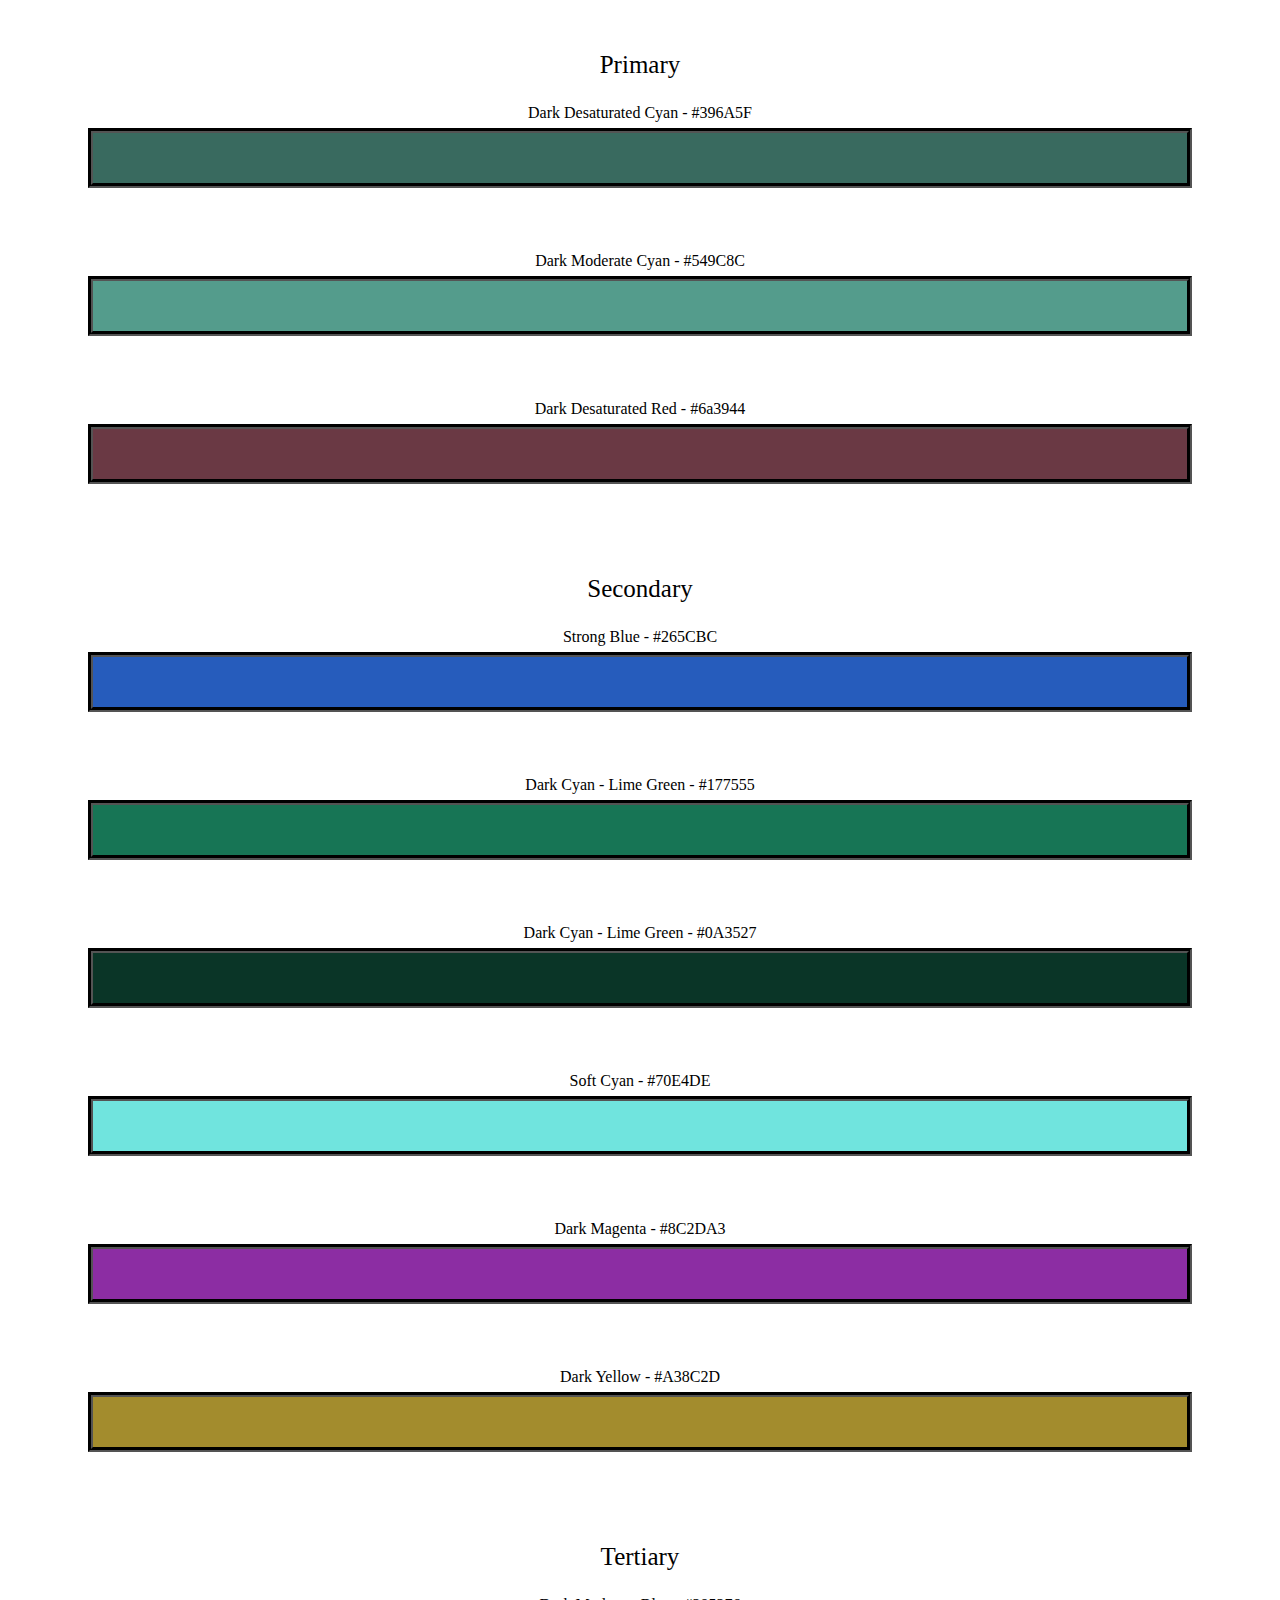
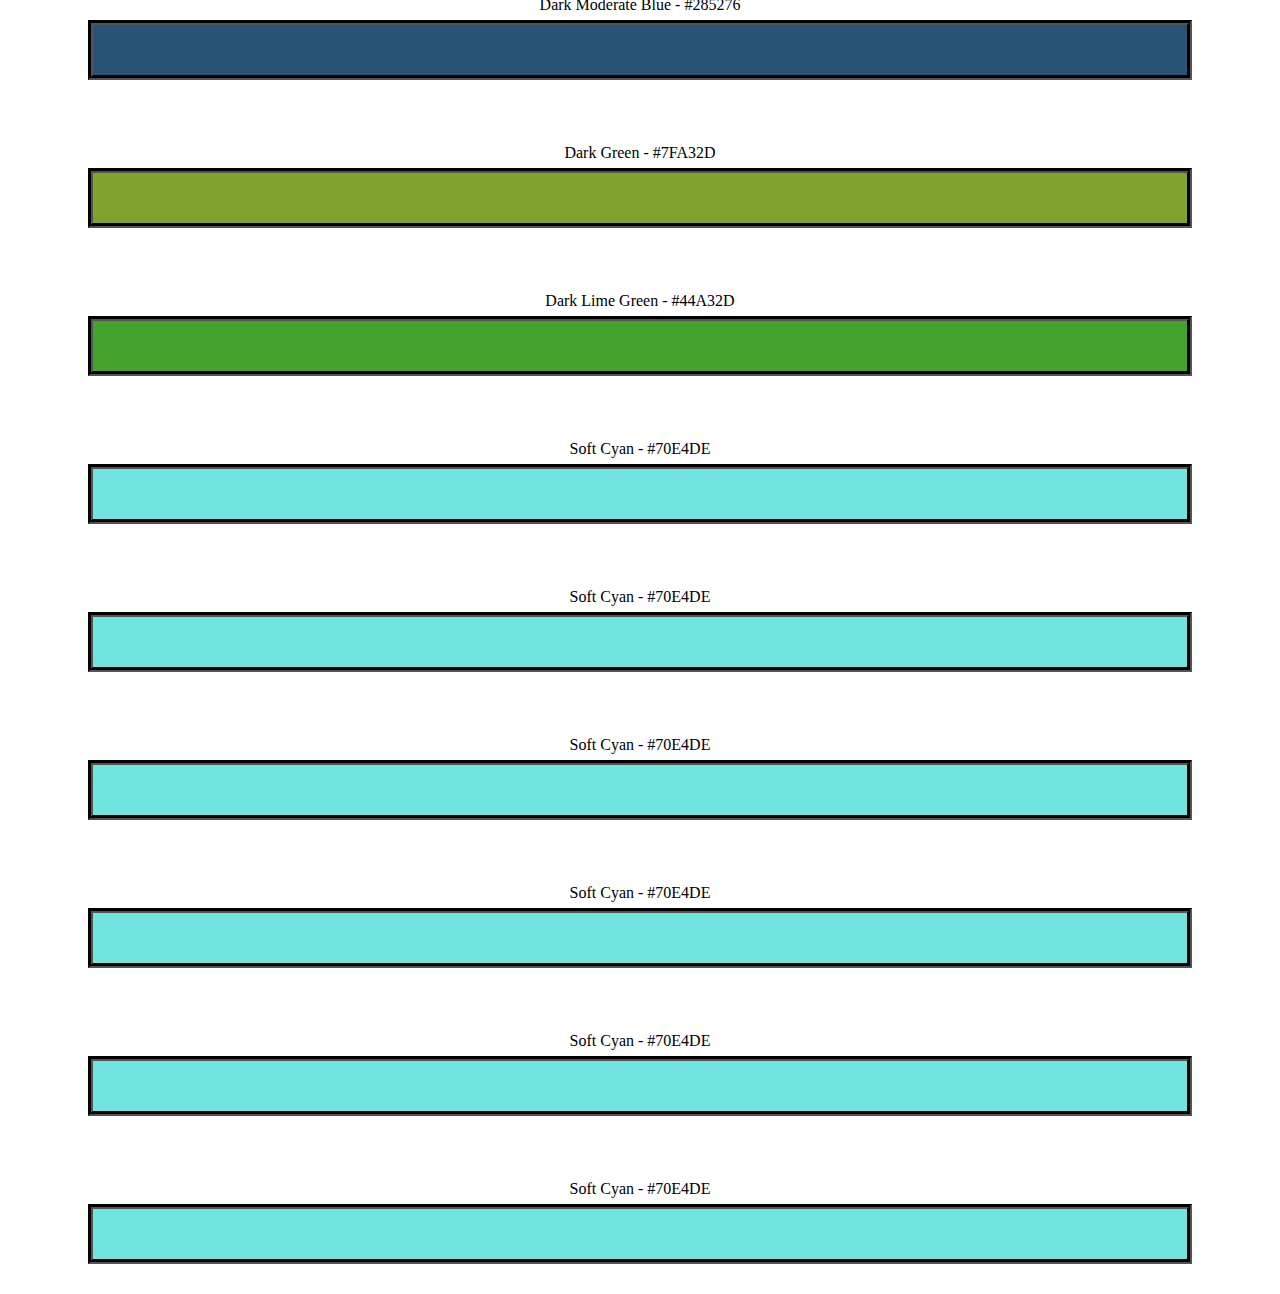
<file: References/Colors.html>
<!DOCTYPE html>
<html>
<style>
    
hr {
    height:50px;
    margin: -10px 80px 30px;
    border: 5px;
    padding:0;
    border-style:groove;
    border-color:black;
    overflow:hidden;
}
    
p{
    color:black;
    text-align:center;
}
    
</style>
    
<head>
    <title>Renuliv Color Palette</title>
</head>
    <br>
    <p style="font-size:25px;">Primary</p>
    <p>Dark Desaturated Cyan - #396A5F</p>
    <hr style="background-color:#396A5F">
    <br>
    <p>Dark Moderate Cyan - #549C8C</p>
    <hr style="background-color:#549C8C">
    <br>
    <p>Dark Desaturated Red - #6a3944</p>
    <hr style="background-color:#6a3944">
    <br>
    <br>
    <p style="font-size:25px;">Secondary</p>
    <p>Strong Blue - #265CBC</p>
    <hr style="background-color:#265CBC">
    <br>
    <p>Dark Cyan - Lime Green - #177555</p>
    <hr style="background-color:#177555">
    <br>
    <p>Dark Cyan - Lime Green - #0A3527</p>
    <hr style="background-color:#0A3527">
    <br>
    <p>Soft Cyan - #70E4DE</p>
    <hr style="background-color:#70E4DE">
    <br>
    <p>Dark Magenta - #8C2DA3</p>
    <hr style="background-color:#8C2DA3">
    <br>
    <p>Dark Yellow - #A38C2D</p>
    <hr style="background-color:#A38C2D">
    <br>
    <br>
    <p style="font-size:25px;">Tertiary</p>
    <p>Dark Moderate Blue - #285276</p>
    <hr style="background-color:#285276">
    <br>
    <p>Dark Green - #7FA32D</p>
    <hr style="background-color:#7FA32D">
    <br>
    <p>Dark Lime Green - #44A32D</p>
    <hr style="background-color:#44A32D">
    <br>
    <p>Soft Cyan - #70E4DE</p>
    <hr style="background-color:#70E4DE">
    <br>
    <p>Soft Cyan - #70E4DE</p>
    <hr style="background-color:#70E4DE">
    <br>
    <p>Soft Cyan - #70E4DE</p>
    <hr style="background-color:#70E4DE">
    <br>
    <p>Soft Cyan - #70E4DE</p>
    <hr style="background-color:#70E4DE">
    <br>
    <p>Soft Cyan - #70E4DE</p>
    <hr style="background-color:#70E4DE">
    <br>
    <p>Soft Cyan - #70E4DE</p>
    <hr style="background-color:#70E4DE">

</html>
</file>
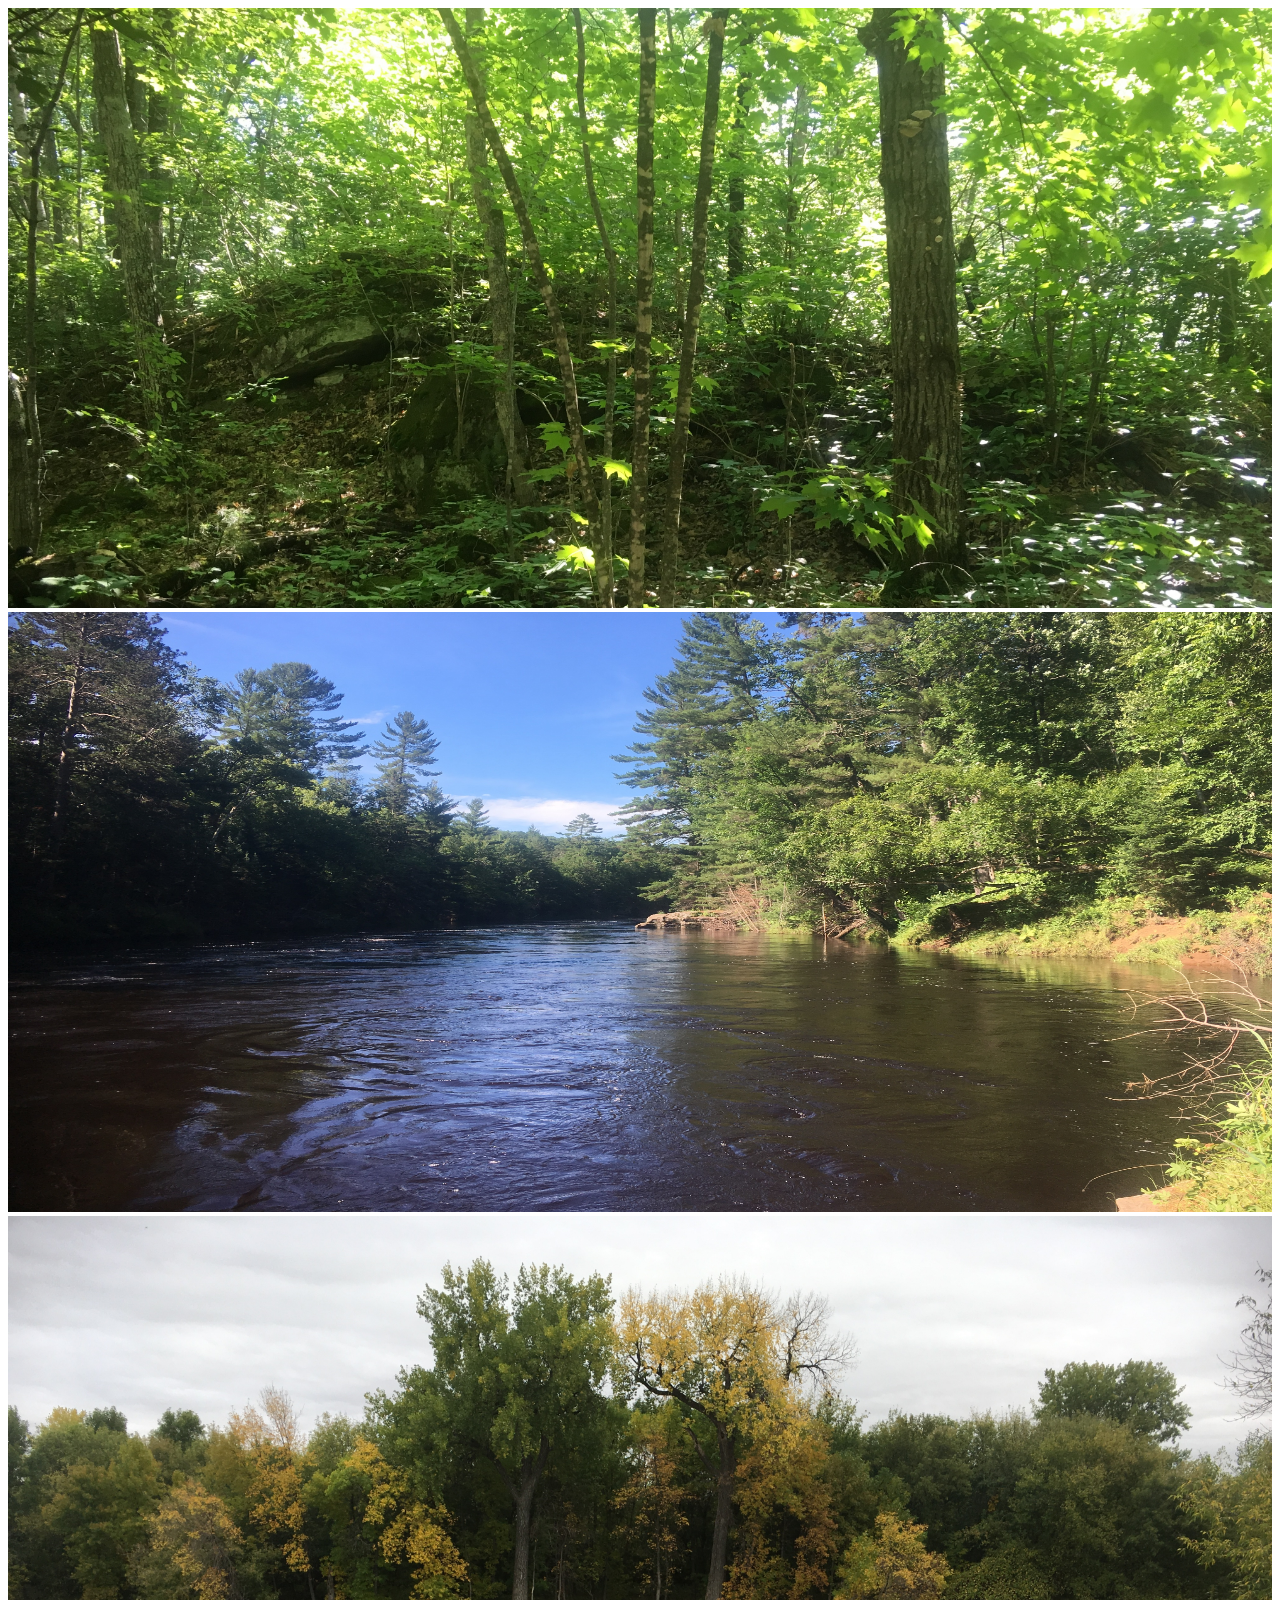
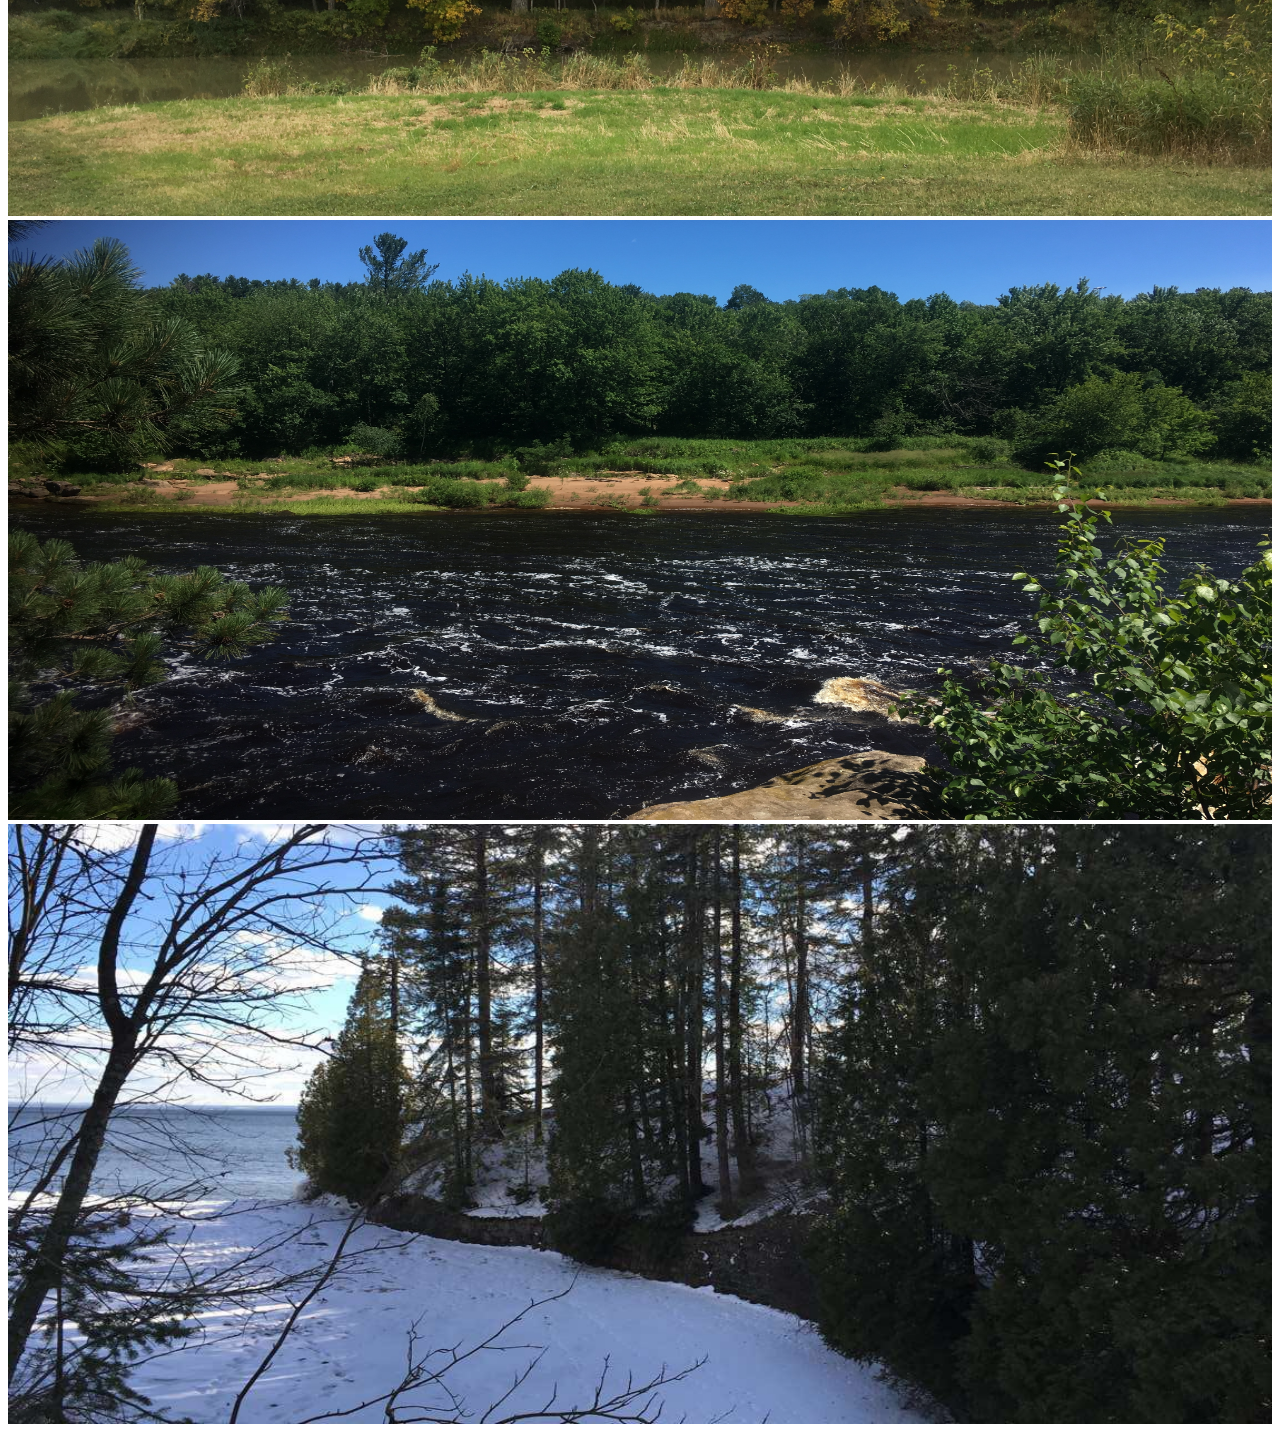
<file: References/Photos.html>
<!DOCTYPE html>
<html>

<head>
    <title>Renuliv Photos</title>
</head>
    
<body>
    <img style="width:100%;height:600px;" src="Duluth_Forest.JPG">
    <img style="width:100%;height:600px;" src="Duluth_River_Bank.JPG">
    <img style="width:100%;height:600px;" src="GrandForks_River.JPG">
    <img style="width:100%;height:600px;" src="Minnesota_River_Bank.JPG">
    <img style="width:100%;height:600px;" src="Snow_Lake_Inlet.JPG">
</body>
</html>
</file>
